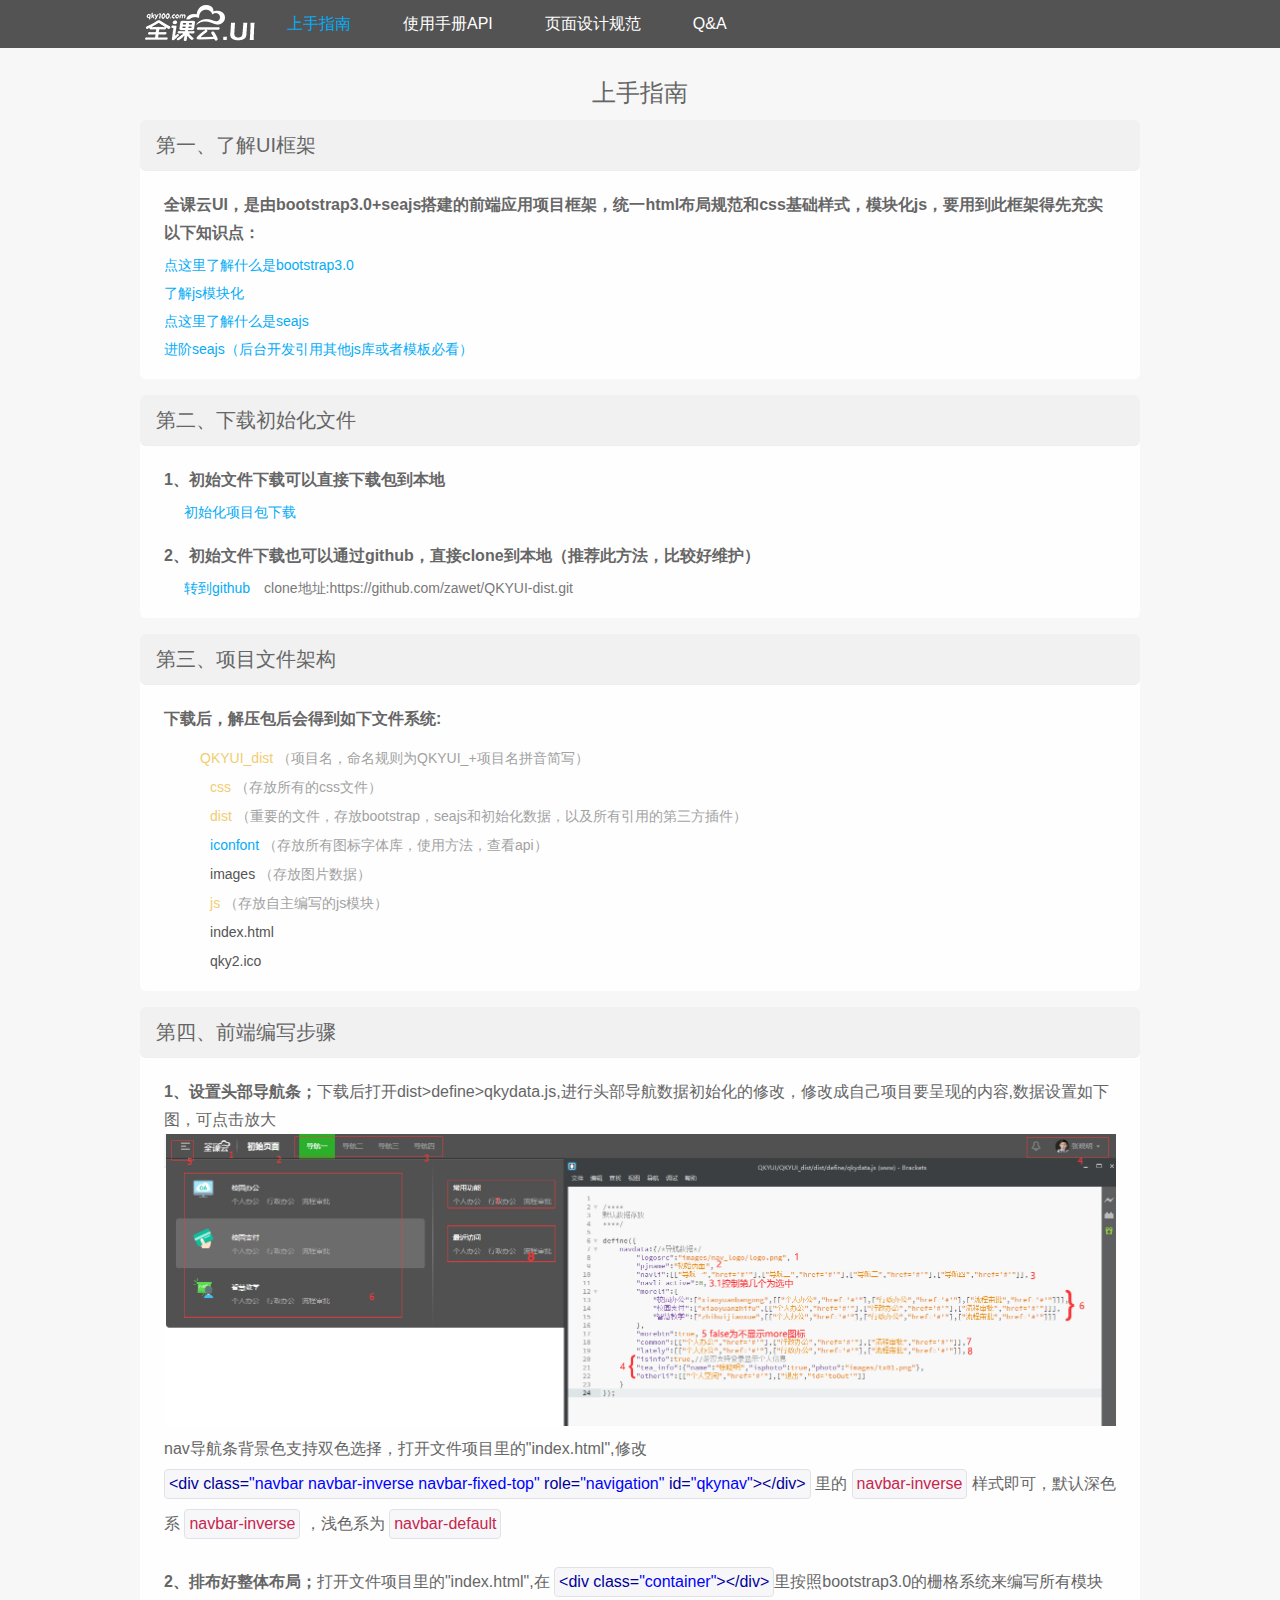
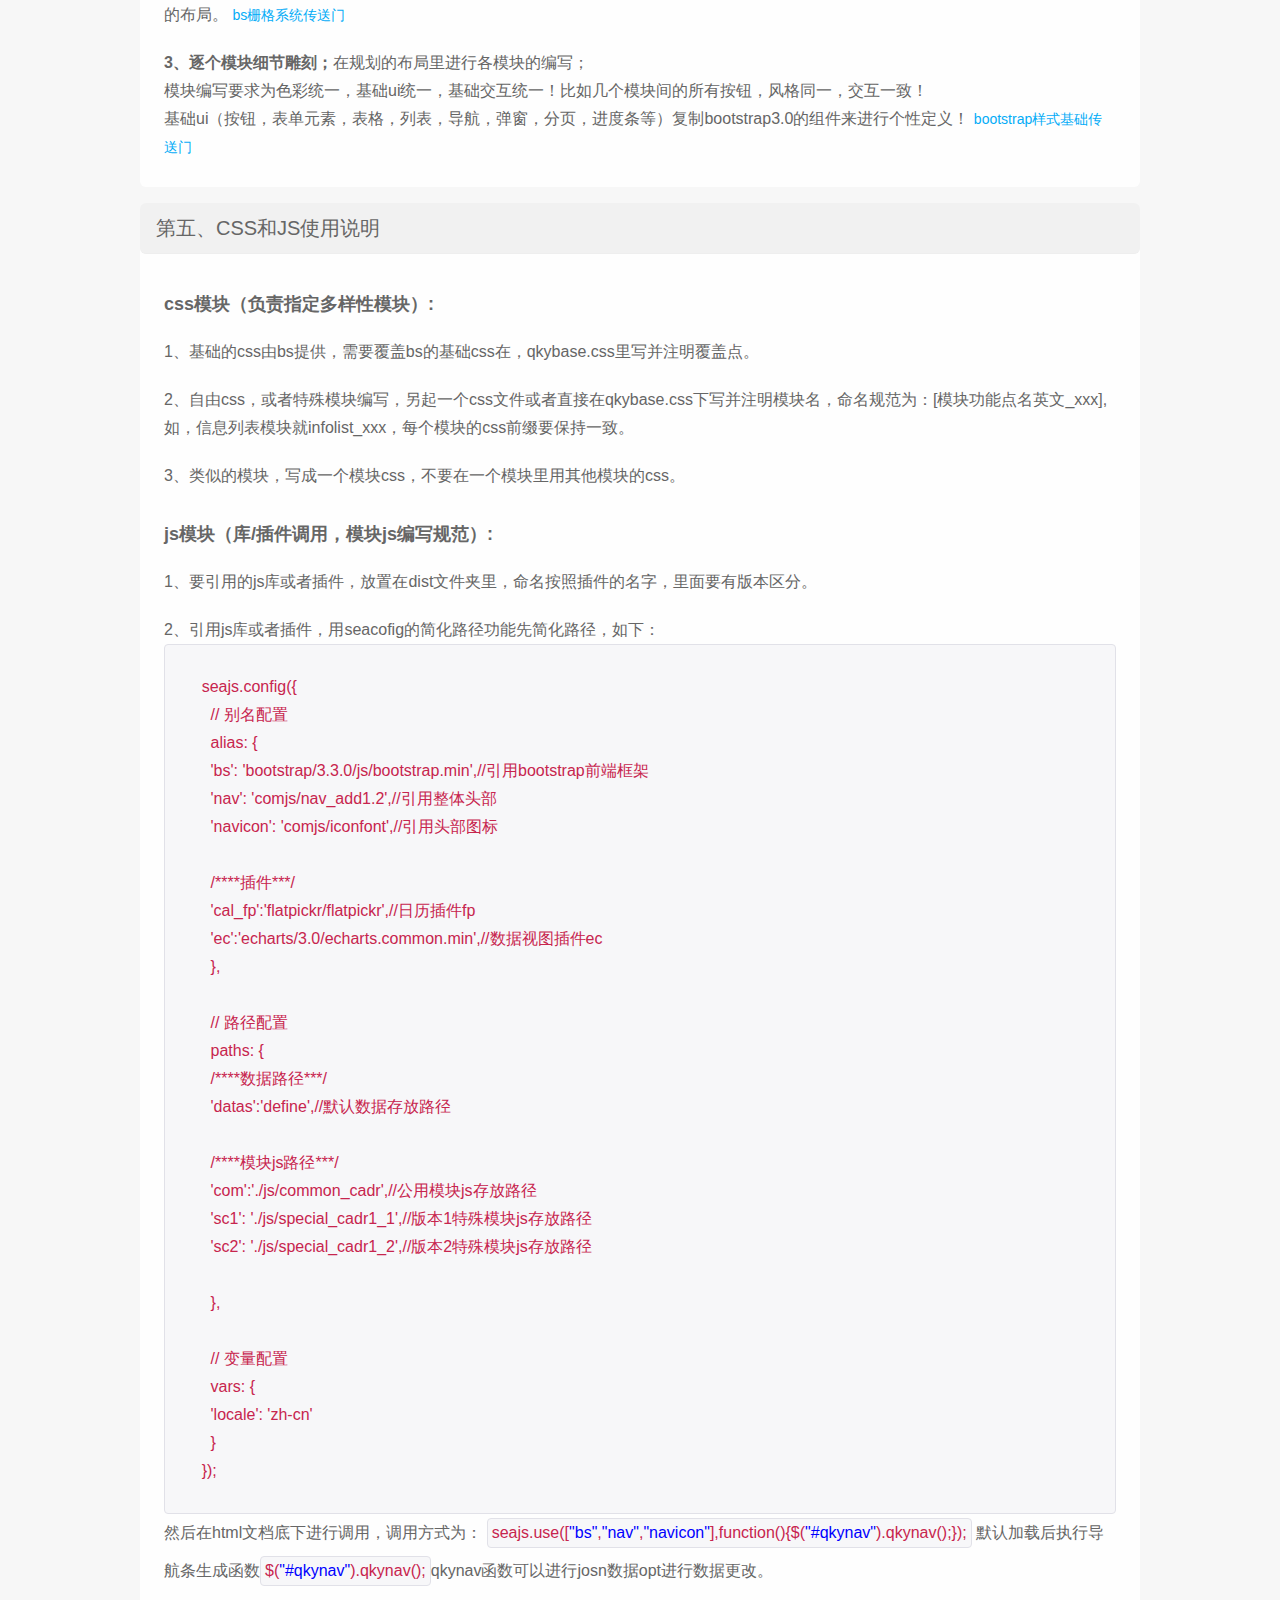
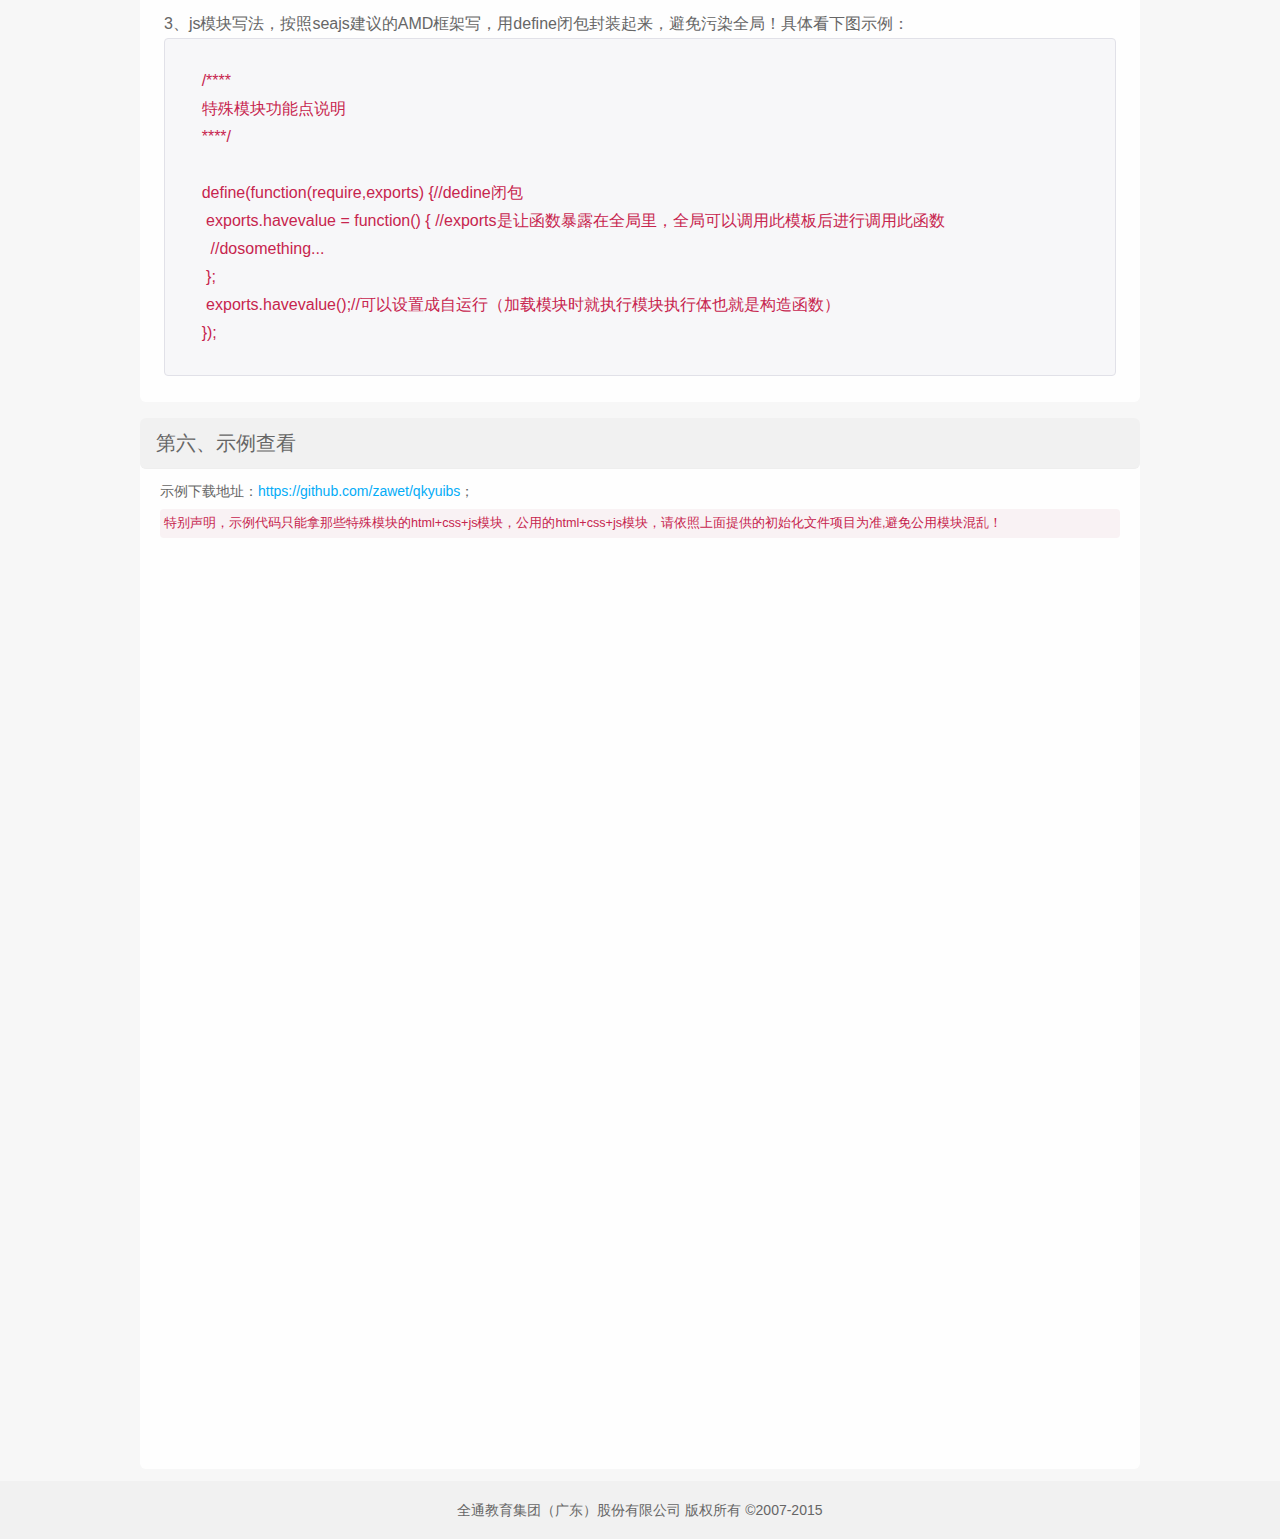
<file: API/index.html>
<!doctype html>
<html>
<head>
<meta http-equiv="X-UA-Compatible" content="IE=edge,chrome=1">
<meta http-equiv="Content-Type" content="text/html; charset=utf-8" />
<meta name="viewport" content="width=device-width, initial-scale=1, minimum-scale=1, maximum-scale=1">
<link rel="icon" href="qky2.ico">
<title>全课云UI</title>
<!--框架css-->
<link href="css/common_3.2.css" rel="stylesheet" type="text/css"/>
<link href="css/apipc.css" rel="stylesheet" type="text/css"/>

<!--公共js-->
<script language="JavaScript" charset="utf-8" src="js/jquery-1.9.1.min.js"></script>
<script type="text/javascript" src="js/code.js"></script>
<!--插件js-->
</head>
<body class="apibody">

<!--顶部-->
<div class="qky_header">
  <div class="header1">
    <div class="qky_top_box clear3">
        <ul class="qky_top_navs wd_100">
        	<li><img src="images/nav_logo/logoUI.png" width="120" height="46"></li>
            <li class="active"><a href="index.html" class=" fz_16 cur">上手指南</a></li>
            <li><a href="index_api.html" class=" fz_16">使用手册API</a></li>
            <li><a href="index_webdesign.html" class=" fz_16">页面设计规范</a></li>
            <li><a href="index_qa.html" class=" fz_16">Q&A </a></li>
            
        </ul>         
    </div>
  </div>
</div>

<!--中部-->
<div class="qky_content">
  <div class="qky_main ">
  
  <div class="api_zt wd_100">
  	<div class="main_bg of">
        <h1 id="frist" class="t_c fz_24"><b>上手指南</b></h1>
        <div class="api_so one">
            <h2><b>第一、了解UI框架</b></h2>
            <div class="api_so two">
            	<div class="api_k pa_tb20">
                    <span class="iskuai lh28 fz_16 fz_we">全课云UI，是由bootstrap3.0+seajs搭建的前端应用项目框架，统一html布局规范和css基础样式，模块化js，要用到此框架得先充实以下知识点：</span>
                    <a class="qukice_a iskuai pt10" href="http://v3.bootcss.com/" target="_blank">点这里了解什么是bootstrap3.0</a>
                    <a class="qukice_a iskuai pt10" href="http://www.ruanyifeng.com/blog/2012/11/require_js.html" target="_blank">了解js模块化</a>
                    <a class="qukice_a iskuai pt10" href="http://seajs.org/docs/#docs" target="_blank">点这里了解什么是seajs</a>
                    <a class="qukice_a iskuai pt10" href="http://cyj.me/why-seajs/zh/" target="_blank">进阶seajs（后台开发引用其他js库或者模板必看）</a>
                </div>
            </div>
            <h2><b>第二、下载初始化文件</b></h2>
            <div class="api_so two">
            	<div class="api_k pa_tb20">
                   <span class="iskuai lh28 fz_16 fz_we pb10">1、初始文件下载可以直接下载包到本地</span>
                   <a class="qukice_a mb20 iskuai pl20"  href="../QKYUI_dist.rar">初始化项目包下载</a> 
                   <span class="iskuai lh28 fz_16 fz_we pb10">2、初始文件下载也可以通过github，直接clone到本地（推荐此方法，比较好维护）</span>
                   <a class="qukice_a pl20"  href="https://github.com/zawet/QKYUI-dist">转到github</a> 
                   <span class="pl10 co_79">clone地址:https://github.com/zawet/QKYUI-dist.git</span>
                </div>
            </div>
            
            <h2><b>第三、项目文件架构</b></h2>
            <div class="api_so two">
            	<div class="api_k pt20">
                	<span class="iskuai lh28 fz_16 fz_we pb10">下载后，解压包后会得到如下文件系统:</span>
                    <div class="file_box pa_lr16 pb0">
                        <a class="hasfile" isc="yes"><i class="qkyicon mr6">&#xe68f;</i>QKYUI_dist <span class="file_ex">（项目名，命名规则为QKYUI_+项目名拼音简写）</span></a>
                        <ul class="show">
                            <li>
                                <a class="hasfile" isc="no"><i class="qkyicon mr6">&#xe601;</i>css <span class="file_ex">（存放所有的css文件）</span></a>
                                <ul>
                                    <li><a><i class="qkyicon mr6">&#xe6a6;</i>box.css <span class="file_ex"> （手机端专用的盒子模型css）</span></a></li>
                                    <li><a><i class="qkyicon mr6">&#xe6a6;</i>iconfont.css <span class="file_ex"> （图标字体库链接和归类样式的css）</span></a></li>
                                    <li><a><i class="qkyicon mr6">&#xe6a6;</i>qkybase1.3.css <span class="file_ex"> （ui基础样式，覆盖bootstrap和自主编写的css）</span></a></li>
                                    <li><a><i class="qkyicon mr6">&#xe6a6;</i>quickcss.css <span class="file_ex"> （快速使用的css，定义了一些琐碎的css，如内外边距，行高，和一些高级用法的css）</span></a></li>
                                </ul>
                            </li>
                            <li>
                                <a class="hasfile" isc="no"><i class="qkyicon mr6">&#xe601;</i>dist<span class="file_ex"> （重要的文件，存放bootstrap，seajs和初始化数据，以及所有引用的第三方插件）</span></a>
                                <ul>
                                	<li><a><i class="qkyicon mr6">&#xe601;</i>jq<span class="file_ex"> （jquery总成）</span></a></li>
                                    <li><a><i class="qkyicon mr6">&#xe601;</i>bootstrap<span class="file_ex"> （bs总成）</span></a></li>
                                    <li><a class="hasfile" isc="no"><i class="qkyicon mr6">&#xe601;</i>comjs<span class="file_ex"> （存放每个项目都需要用的js模块）</span></a>
                                    <ul>
                                        <li><a><i class="qkyicon mr6">&#xe6b0;</i>iconfont.js<span class="file_ex"> （彩色图标库实现）</span></a></li>
                                        <li><a><i class="qkyicon mr6">&#xe6b0;</i>nav_add1.2.js<span class="file_ex"> （头部nav导航条自动生成模块）</span></a></li>
                                    </ul>
                                    </li>
                                    <li><a class="hasfile" isc="no"><i class="qkyicon mr6">&#xe601;</i>define<span class="file_ex"> （存放公共初始化数据）</span></a>
                                    <ul>
                                        <li><a><i class="qkyicon mr6">&#xe6b0;</i>qkydata.js<span class="file_ex"> （模块基础化数据，目前只有nav导航条数据）</span></a></li>
                                        <li><a><i class="qkyicon mr6">&#xe6b0;</i>qkyhtml.js<span class="file_ex"> （模块基础化dom树，目前只有nav导航条dom树）</span></a></li>
                                    </ul>
                                    </li>
                                    <li><a href="http://echarts.baidu.com/" target="_blank" class="on"><i class="qkyicon mr6">&#xe601;</i>echarts<span class="file_ex"> （插件：数据图表插件，官网http://echarts.baidu.com/）</span></a></li>
                                    <li><a href="http://www.jq22.com/jquery-info9859" target="_blank" class="on"><i class="qkyicon mr6">&#xe601;</i>flatpickr<span class="file_ex"> （插件：高级日历插件（不支持ie10-），官网：http://www.jq22.com/jquery-info9859）</span></a></li> 
                                    <li><a href="http://laydate.layui.com/" target="_blank" class="on"><i class="qkyicon mr6">&#xe601;</i>laydate<span class="file_ex"> （插件：普通日历插件（服役中），官网：http://laydate.layui.com/）</span></a></li>
                                    <li><a  href="http://www.swiper.com.cn/" target="_blank" class="on"><i class="qkyicon mr6">&#xe601;</i>swiper<span class="file_ex"> （插件：滚动插件，官网：http://www.swiper.com.cn/）</span></a></li>
                                    <li><a><i class="qkyicon mr6">&#xe6b0;</i>sea.js<span class="file_ex"> （seajs主体）</span></a></li>
                                    <li><a><i class="qkyicon mr6">&#xe6b0;</i>seaconfig.js<span class="file_ex"> （seajs设置）</span></a></li>
                                </ul>
                            </li>
                            <li>
                                <a href="index_api.html#iconfont" class="on"><i class="qkyicon mr6">&#xe601;</i>iconfont<span class="file_ex"> （存放所有图标字体库，使用方法，查看api）</span></a>
                            </li>
                            <li>
                                <a><i class="qkyicon mr6">&#xe601;</i>images<span class="file_ex"> （存放图片数据）</span></a>
                            </li>
                            <li>
                                <a class="hasfile" isc="no"><i class="qkyicon mr6">&#xe601;</i>js<span class="file_ex"> （存放自主编写的js模块）</span></a>
                                <ul>
                                    <li><a class="hasfile" isc="no"><i class="qkyicon mr6">&#xe601;</i>common_cadr<span class="file_ex"> （存放模块公用的js模块，如下拉菜单，单复选）</span></a>
                                    <ul>
                                        <li><a><i class="qkyicon mr6">&#xe6b0;</i>dropdown_havevalue.js<span class="file_ex"> （下拉菜单，选中上去）</span></a></li>
                                        <li><a><i class="qkyicon mr6">&#xe6b0;</i>noopen.js<span class="file_ex"> （使用noopen做样式的div，其子类一切不可用）</span></a></li>
                                        <li><a><i class="qkyicon mr6">&#xe6b0;</i>radio_checkbox1.1.js<span class="file_ex"> （单复选模块）</span></a></li>
                                    </ul>
                                    </li>
                                    <li><a><i class="qkyicon mr6">&#xe601;</i>special_cadr1_1<span class="file_ex"> （版本1特殊模块存放）</span></a></li>
                                    <li><a><i class="qkyicon mr6">&#xe601;</i>special_cadr1_2<span class="file_ex"> （版本2特殊模块存放 这里说明下这些文件夹可以只保留当前项目需要用的特殊模版js，只要注明版本就行了）</span></a></li>
                                </ul>
                            </li>
                            <li>
                                <a><i class="qkyicon mr6">&#xe6ac;</i>index.html</a>
                            </li>
                            <li>
                                <a><i class="qkyicon mr6">&#xe6ad;</i>qky2.ico</a>
                            </li>
                        </ul>
                    </div>
                </div>
            </div>
            
            <h2><b>第四、前端编写步骤</b></h2>
            <div class="api_so two">
            	<div class="api_k pt20">
                	
                	<span class="iskuai lh28 fz_16 pb10">
                        <span class="fz_we">1、设置头部导航条；</span>下载后打开dist>define>qkydata.js,进行头部导航数据初始化的修改，修改成自己项目要呈现的内容,数据设置如下图，可点击放大
                        <a href="images/navconfig.jpg" target="_blank" class=" iskuai"><img src="images/navconfig.jpg" class="wd_100"></a>
                        nav导航条背景色支持双色选择，打开文件项目里的"index.html",修改
                        <span class="qkycode inbock ma_tb6"><div class="navbar navbar-inverse navbar-fixed-top" role="navigation" id="qkynav"></div></span>
                        里的
                        <span class="qkycode inbock">navbar-inverse</span>
                        样式即可，默认深色系
                        <span class="qkycode inbock">navbar-inverse</span>
                        ，浅色系为
                        <span class="qkycode inbock">navbar-default</span>
                    </span>
                    
                    <span class="iskuai lh28 fz_16 pb10 mt10">
                        <span class="fz_we">2、排布好整体布局；</span>打开文件项目里的"index.html",在
                        <Span class="qkycode inbock"><div class="container"></div></Span>里按照bootstrap3.0的栅格系统来编写所有模块的布局。
                        <a class="qukice_a" href="http://v3.bootcss.com/css/#grid" target="_blank">bs栅格系统传送门</a>
                    </span>
                    
                    <span class="iskuai lh28 fz_16 pb10 mt10"><span class="fz_we">3、逐个模块细节雕刻；</span>在规划的布局里进行各模块的编写；<br/>
                    模块编写要求为色彩统一，基础ui统一，基础交互统一！比如几个模块间的所有按钮，风格同一，交互一致！<br/>
                    基础ui（按钮，表单元素，表格，列表，导航，弹窗，分页，进度条等）复制bootstrap3.0的组件来进行个性定义！
                    <a class="qukice_a" href="http://v3.bootcss.com/css/" target="_blank">bootstrap样式基础传送门</a>
                    </span>
                     
                    
                </div>
            </div>
            
            <h2><b>第五、CSS和JS使用说明</b></h2>
            <div class="api_so two">
            	<div class="api_k pt20">
                	<span class="iskuai lh28 fz_18 fz_we pb10 mt16">css模块（负责指定多样性模块）:</span>
                	<span class="iskuai lh28 fz_16 pb10 mt10">1、基础的css由bs提供，需要覆盖bs的基础css在，qkybase.css里写并注明覆盖点。</span>
                    <span class="iskuai lh28 fz_16 pb10 mt10">2、自由css，或者特殊模块编写，另起一个css文件或者直接在qkybase.css下写并注明模块名，命名规范为：[模块功能点名英文_xxx],如，信息列表模块就infolist_xxx，每个模块的css前缀要保持一致。</span>
                    <span class="iskuai lh28 fz_16 pb10 mt10">3、类似的模块，写成一个模块css，不要在一个模块里用其他模块的css。</span>
                    
                    <span class="iskuai lh28 fz_18 fz_we pb10  mt20">js模块（库/插件调用，模块js编写规范）:</span>
                    <span class="iskuai lh28 fz_16  pb10 mt10">1、要引用的js库或者插件，放置在dist文件夹里，命名按照插件的名字，里面要有版本区分。</span>
                    <span class="iskuai lh28 fz_16  pb10 mt10">2、引用js库或者插件，用seacofig的简化路径功能先简化路径，如下：
                    <div class="qkycode">
                        seajs.config({
                              // 别名配置
                              alias: {
                                'bs': 'bootstrap/3.3.0/js/bootstrap.min',//引用bootstrap前端框架
                                'nav': 'comjs/nav_add1.2',//引用整体头部
                                'navicon': 'comjs/iconfont',//引用头部图标
                                
                                /****插件***/
                                'cal_fp':'flatpickr/flatpickr',//日历插件fp
                                'ec':'echarts/3.0/echarts.common.min',//数据视图插件ec
                              },
                            
                              // 路径配置
                              paths: {
                                /****数据路径***/ 
                                'datas':'define',//默认数据存放路径
                                
                                /****模块js路径***/
                                'com':'./js/common_cadr',//公用模块js存放路径
                                'sc1': './js/special_cadr1_1',//版本1特殊模块js存放路径
                                'sc2': './js/special_cadr1_2',//版本2特殊模块js存放路径
                                
                              },
                            
                              // 变量配置
                              vars: {
                                'locale': 'zh-cn'
                              }
                        });
                    </div>
                   <!-- <a href="images/seajsconfig.jpg"  target="_blank" class="iskuai mt10"><img src="images/seajsconfig.jpg"></a>-->
                    然后在html文档底下进行调用，调用方式为：
                    <span class="qkycode inbock">seajs.use(["bs","nav","navicon"],function(){$("#qkynav").qkynav();});</span>
                    默认加载后执行导航条生成函数<span class="qkycode inbock">$("#qkynav").qkynav();</span>qkynav函数可以进行josn数据opt进行数据更改。
                    </span>
                    <span class="iskuai lh28 fz_16  pb10 mt10">3、js模块写法，按照seajs建议的AMD框架写，用define闭包封装起来，避免污染全局！具体看下图示例：
                    <div class="qkycode">
                        /****
                        特殊模块功能点说明
                        ****/ 
                        
                        define(function(require,exports) {//dedine闭包
                            exports.havevalue = function() { //exports是让函数暴露在全局里，全局可以调用此模板后进行调用此函数
                                //dosomething...     
                            };
                            exports.havevalue();//可以设置成自运行（加载模块时就执行模块执行体也就是构造函数）
                        });
                    </div>
                    <!--<a href="images/define.png"  target="_blank" class="iskuai mt10"><img src="images/define.png"></a>-->
                    </span>
                </div>
            </div>
            
            <h2><b>第六、示例查看</b></h2>
            <div class="api_so pa_20 two mb20">
            <div>示例下载地址：<a href="https://github.com/zawet/qkyuibs" target="_blank">https://github.com/zawet/qkyuibs</a>；</div>
            <div class="co_css pa_tb6 ma_tb8">特别声明，示例代码只能拿那些特殊模块的html+css+js模块，公用的html+css+js模块，请依照上面提供的初始化文件项目为准,避免公用模块混乱！</div>
            <iframe src="https://zawet.github.io/qkyuibs/" width="100%" height="900" frameborder="no" border="0" marginwidth="0" marginheight="0" allowtransparency="yes"></iframe>
            </div>
            
        </div>
    </div>
    
  	
  </div>
  </div>
</div>

<!--底部-->
<div class="qky_footer">
  <div>全通教育集团（广东）股份有限公司  版权所有  ©2007-2015</div>
</div>
<script src="js/api.js" type="text/javascript"></script> 
<script>

$(function(){
	$(".hasfile").on("click",function(){
		if($(this).attr("isc")=="no"){
		$(this).find("i").html("&#xe68f;");
		$(this).next("ul").first().slideDown(200);
		$(this).attr("isc","yes");
		}else{
		$(this).find("i").html("&#xe601;");
		$(this).next("ul").first().slideUp(200);
		$(this).attr("isc","no");
		}
	});
})
</script>
</body>
</html>
</file>
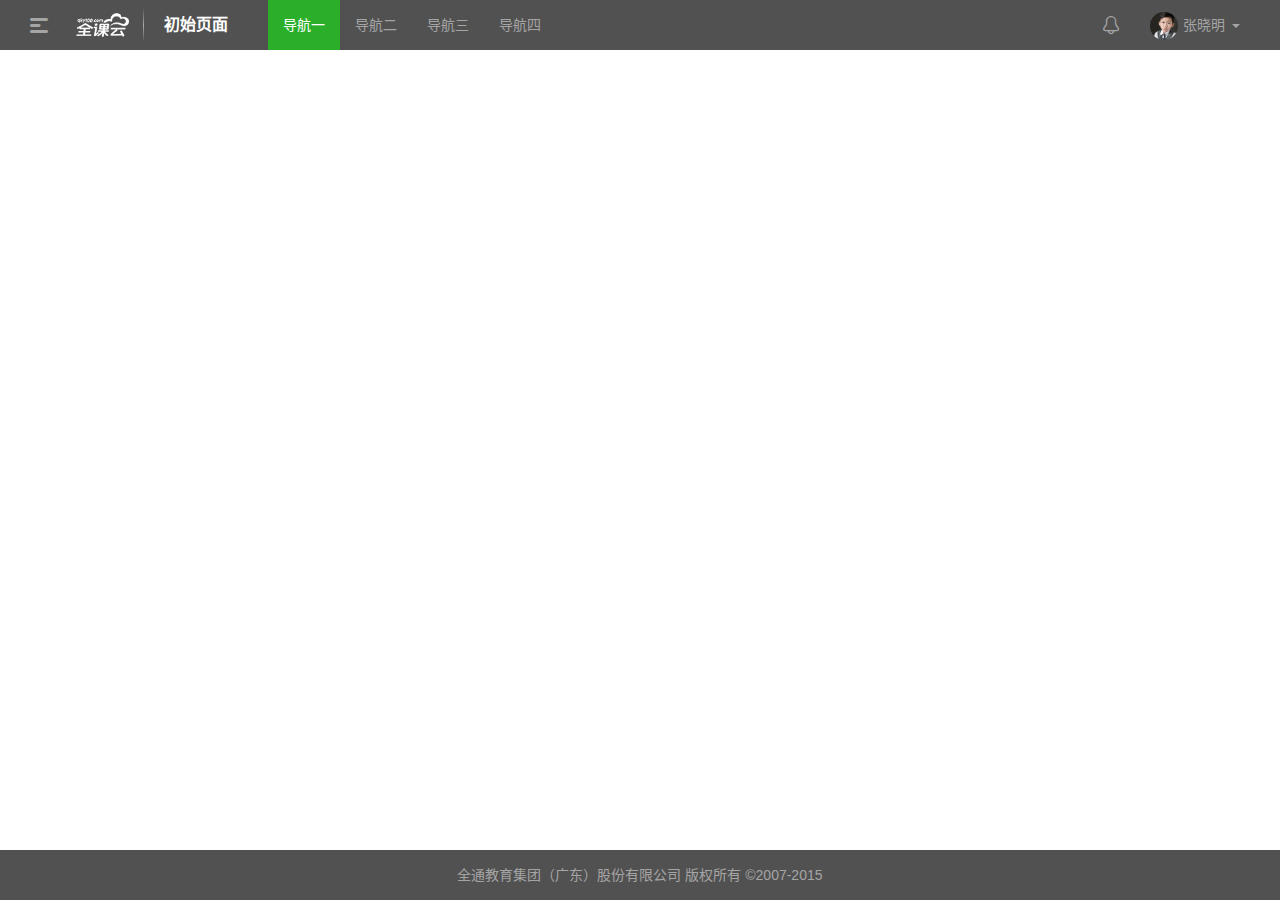
<file: QKYUI_dist/index.html>
<!DOCTYPE html>
<html lang="zh-cn">
  <head>
    <meta charset="utf-8">
    <meta http-equiv="X-UA-Compatible" content="IE=edge">
    <meta name="viewport" content="width=device-width, initial-scale=1">
    <meta name="description" content="">
    <meta name="author" content="">
    <link rel="icon" href="qky2.ico">
    <title>全课云UI</title>
    <!-- Bootstrap 基础样式 CSS -->
    <link href="dist/bootstrap/3.3.0/css/bootstrap.css" rel="stylesheet">
    
    <!--全课云基础样式覆盖-->
    <link href="css/iconfont.css" rel="stylesheet">
    <link href="css/qkybase1.3.css" rel="stylesheet">
    <link href="css/quickcss.css" rel="stylesheet">
    <!-- HTML5 shim and Respond.js for IE8 support of HTML5 elements and media queries -->
    <!--[if lt IE 9]>
      <script src="https://oss.maxcdn.com/html5shiv/3.7.2/html5shiv.min.js"></script>
      <script src="https://oss.maxcdn.com/respond/1.4.2/respond.min.js"></script>
    <![endif]-->
  </head>
  <body class="qkybody ff_background">
    <div class="navbar navbar-inverse navbar-fixed-top" role="navigation" id="qkynav"></div>
    <div class="container"></div>
    <div class="footer inverse">全通教育集团（广东）股份有限公司  版权所有  ©2007-2015</div>
    <script src="dist/jq/1.11.1/jquery.min.js"></script>
    <!--模块化js-->
    <script src="dist/sea.js"></script>
    <script src="dist/seaconfig.js"></script>
    <script>
     seajs.use(["bs","nav","navicon"],function(){
		 $("#qkynav").qkynav();
	});
    </script>
  </body>
</html>
</file>
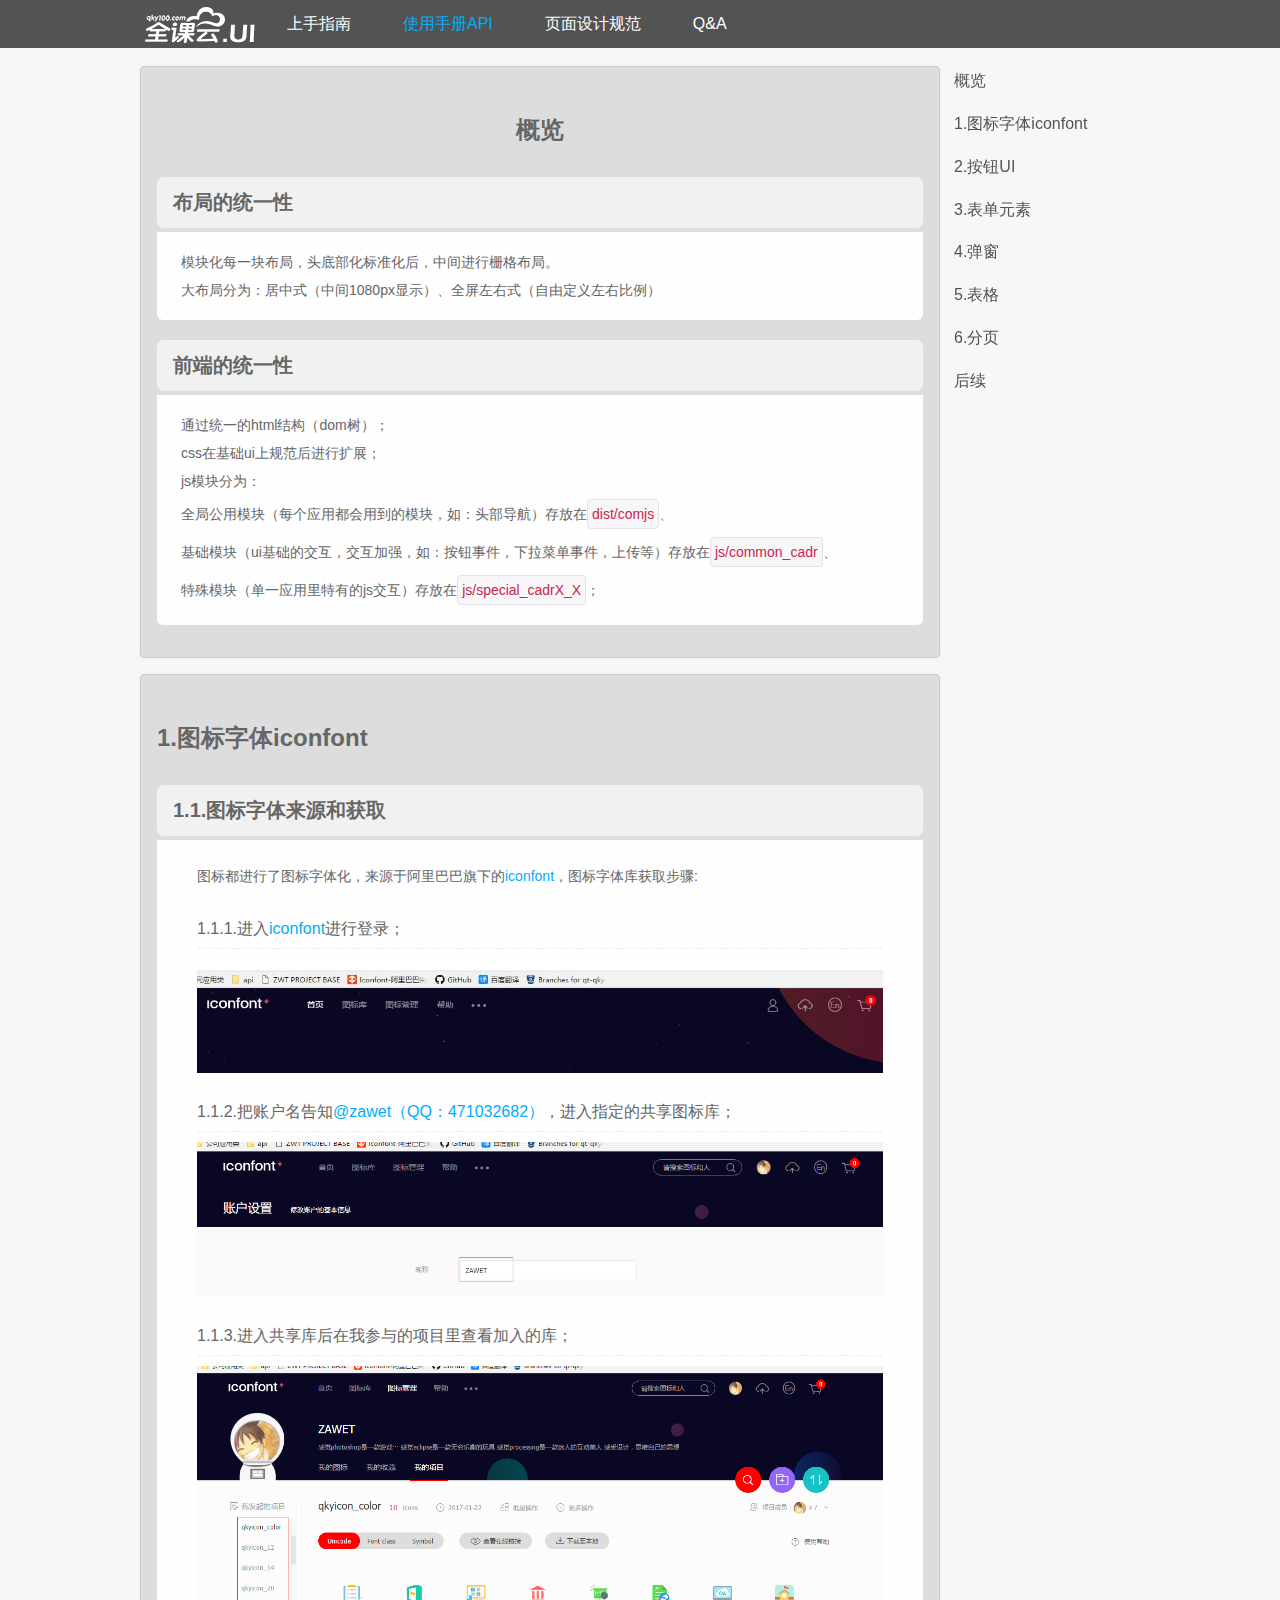
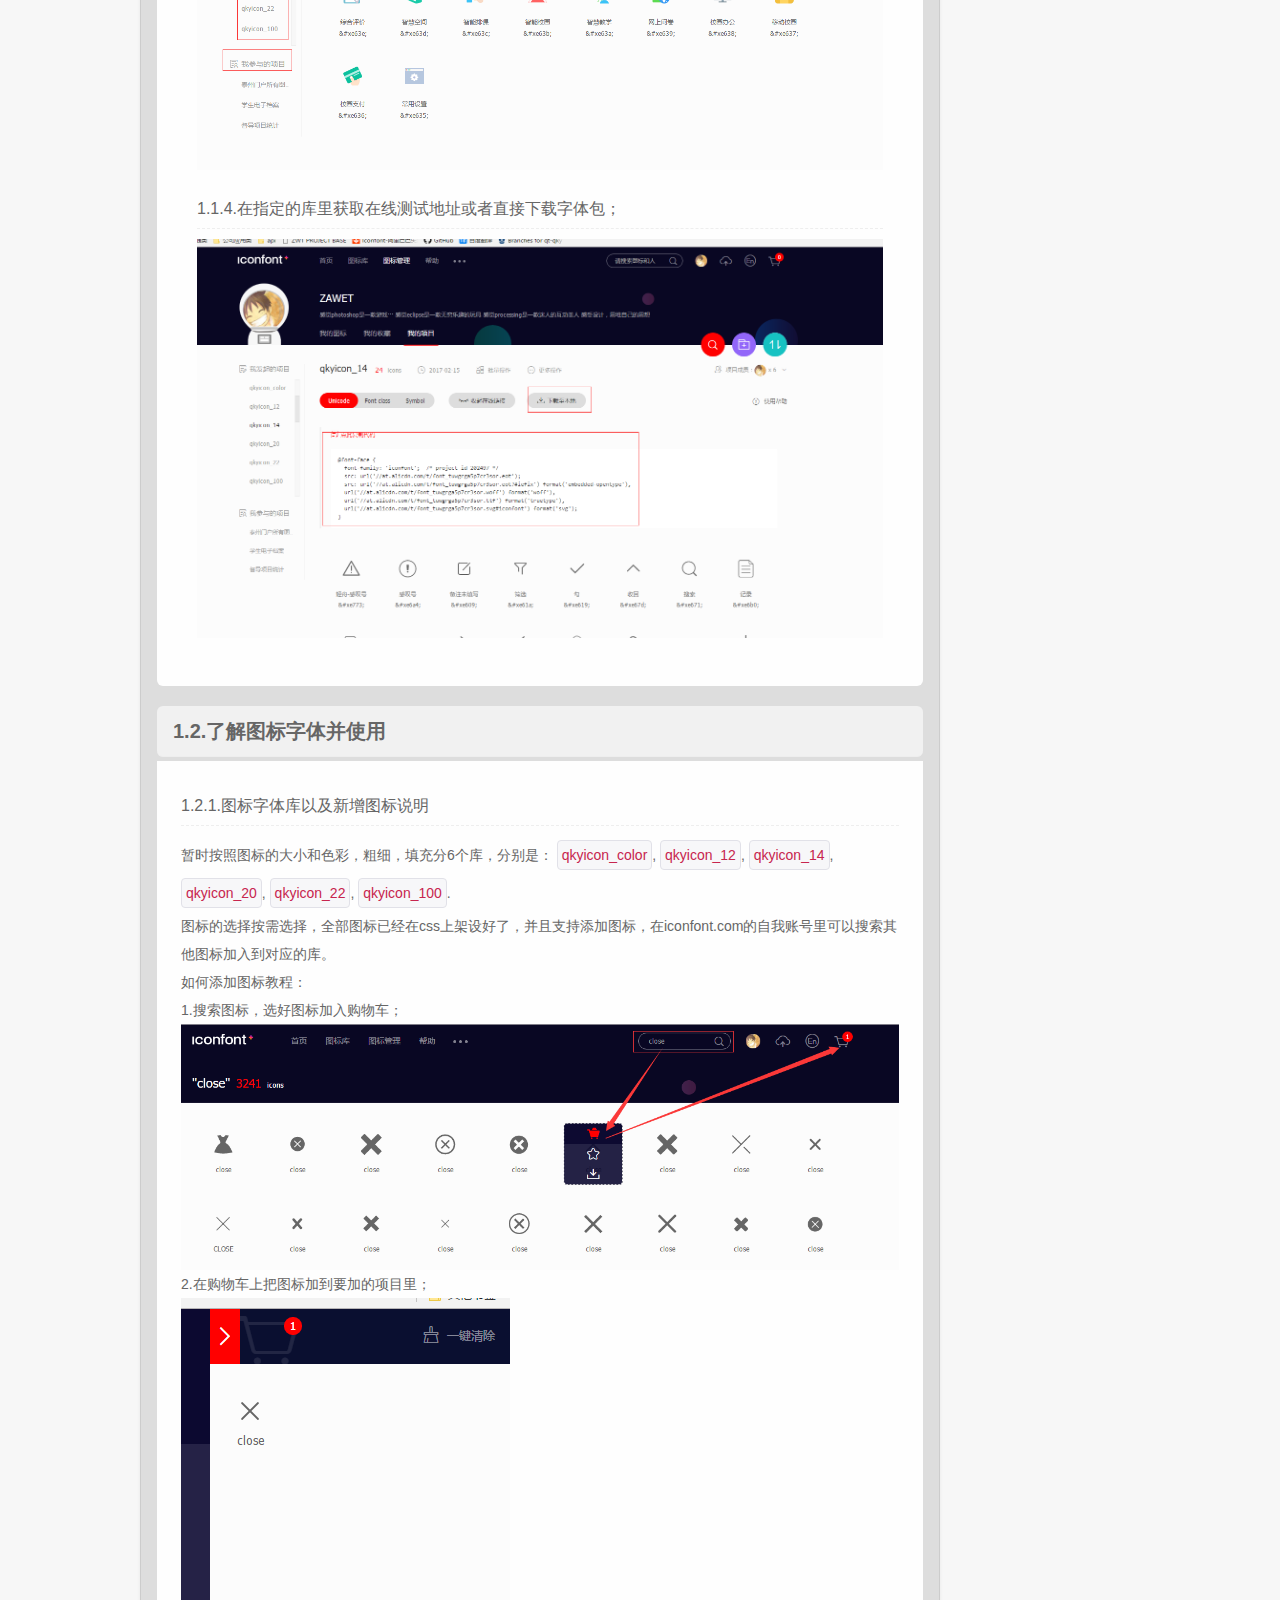
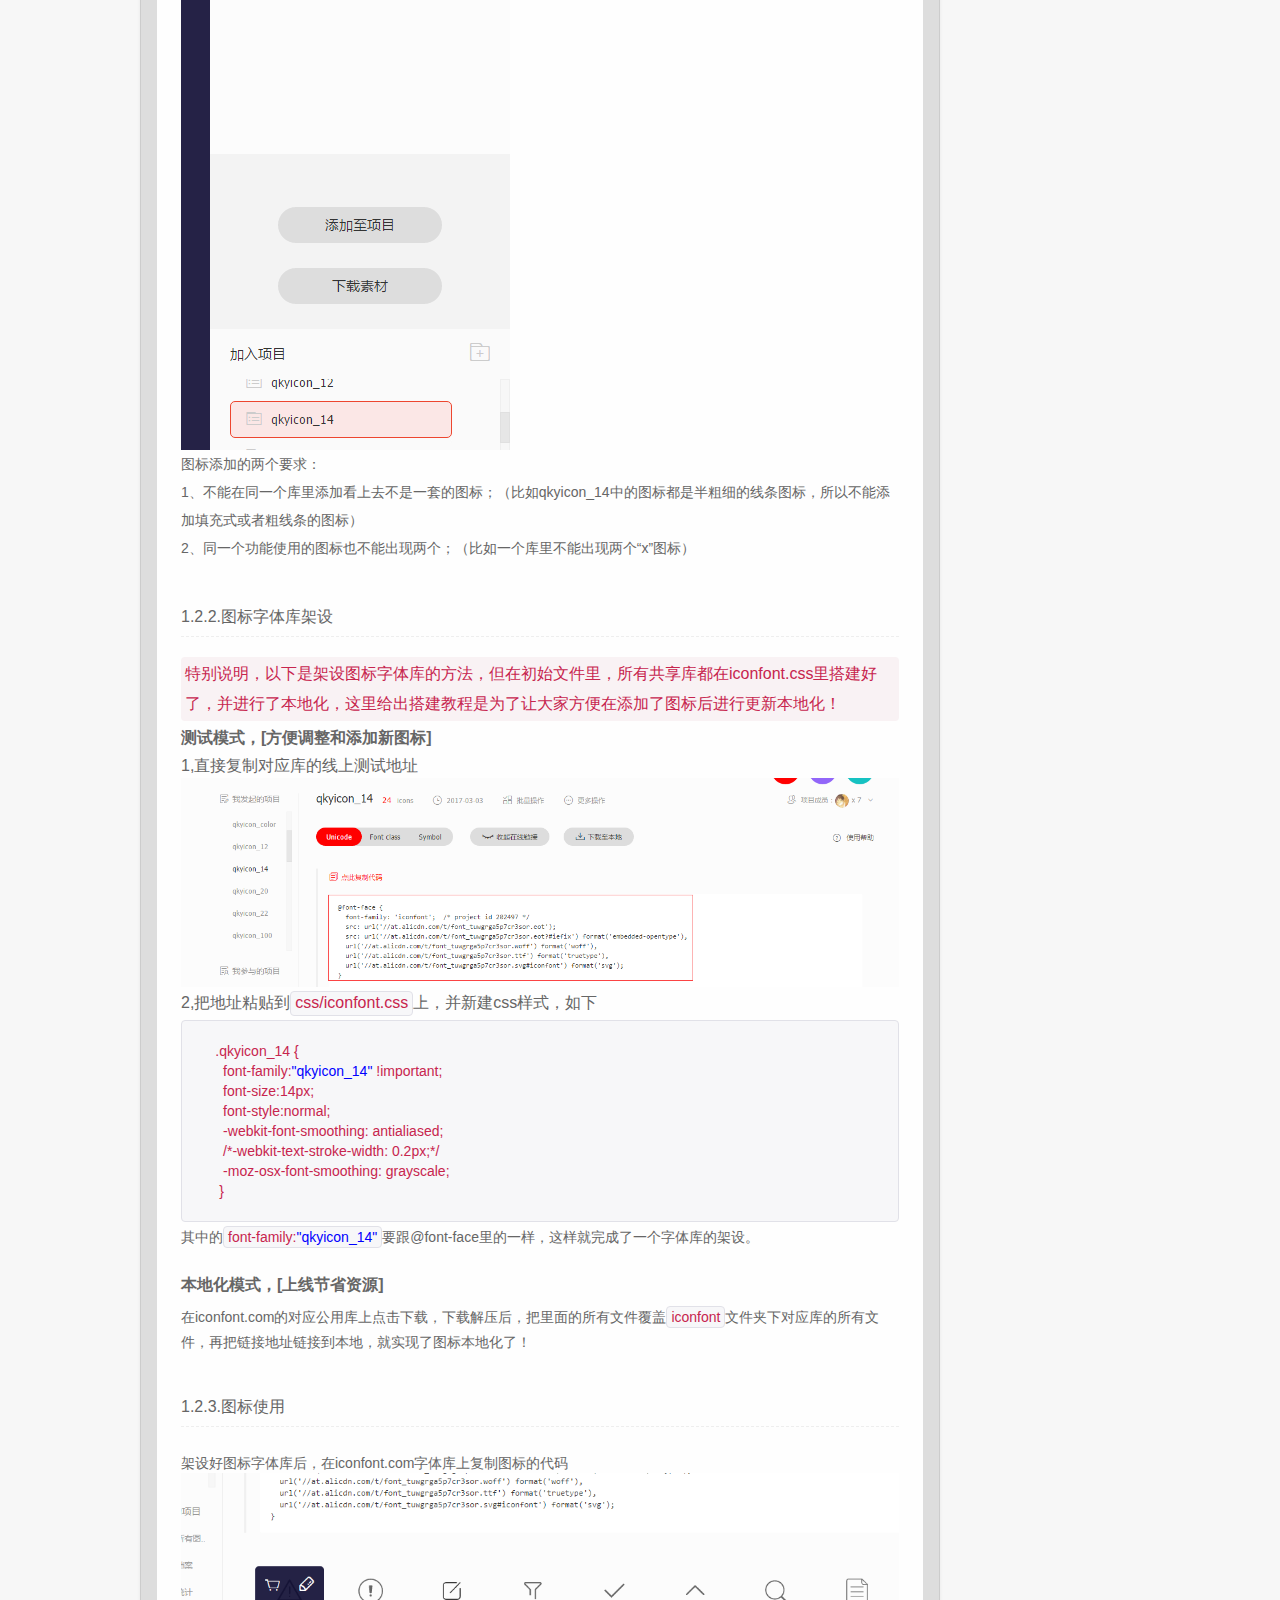
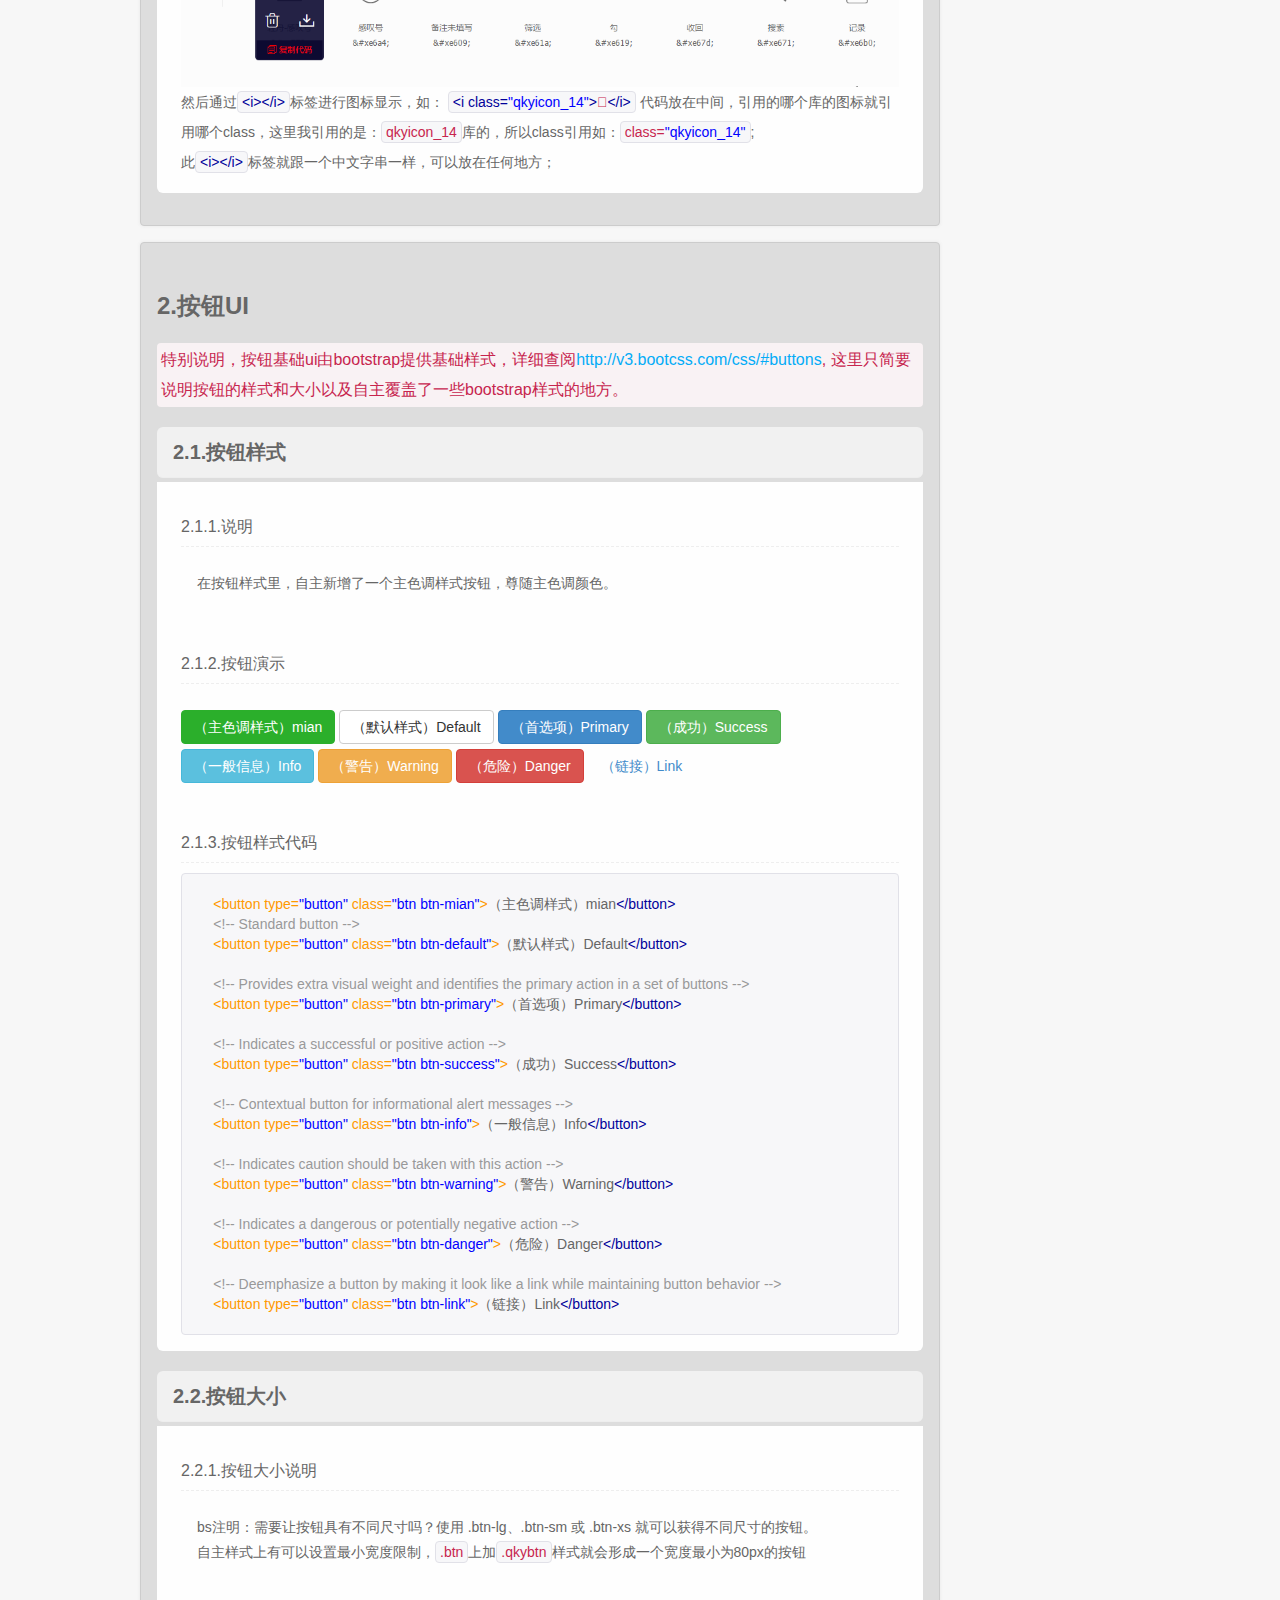
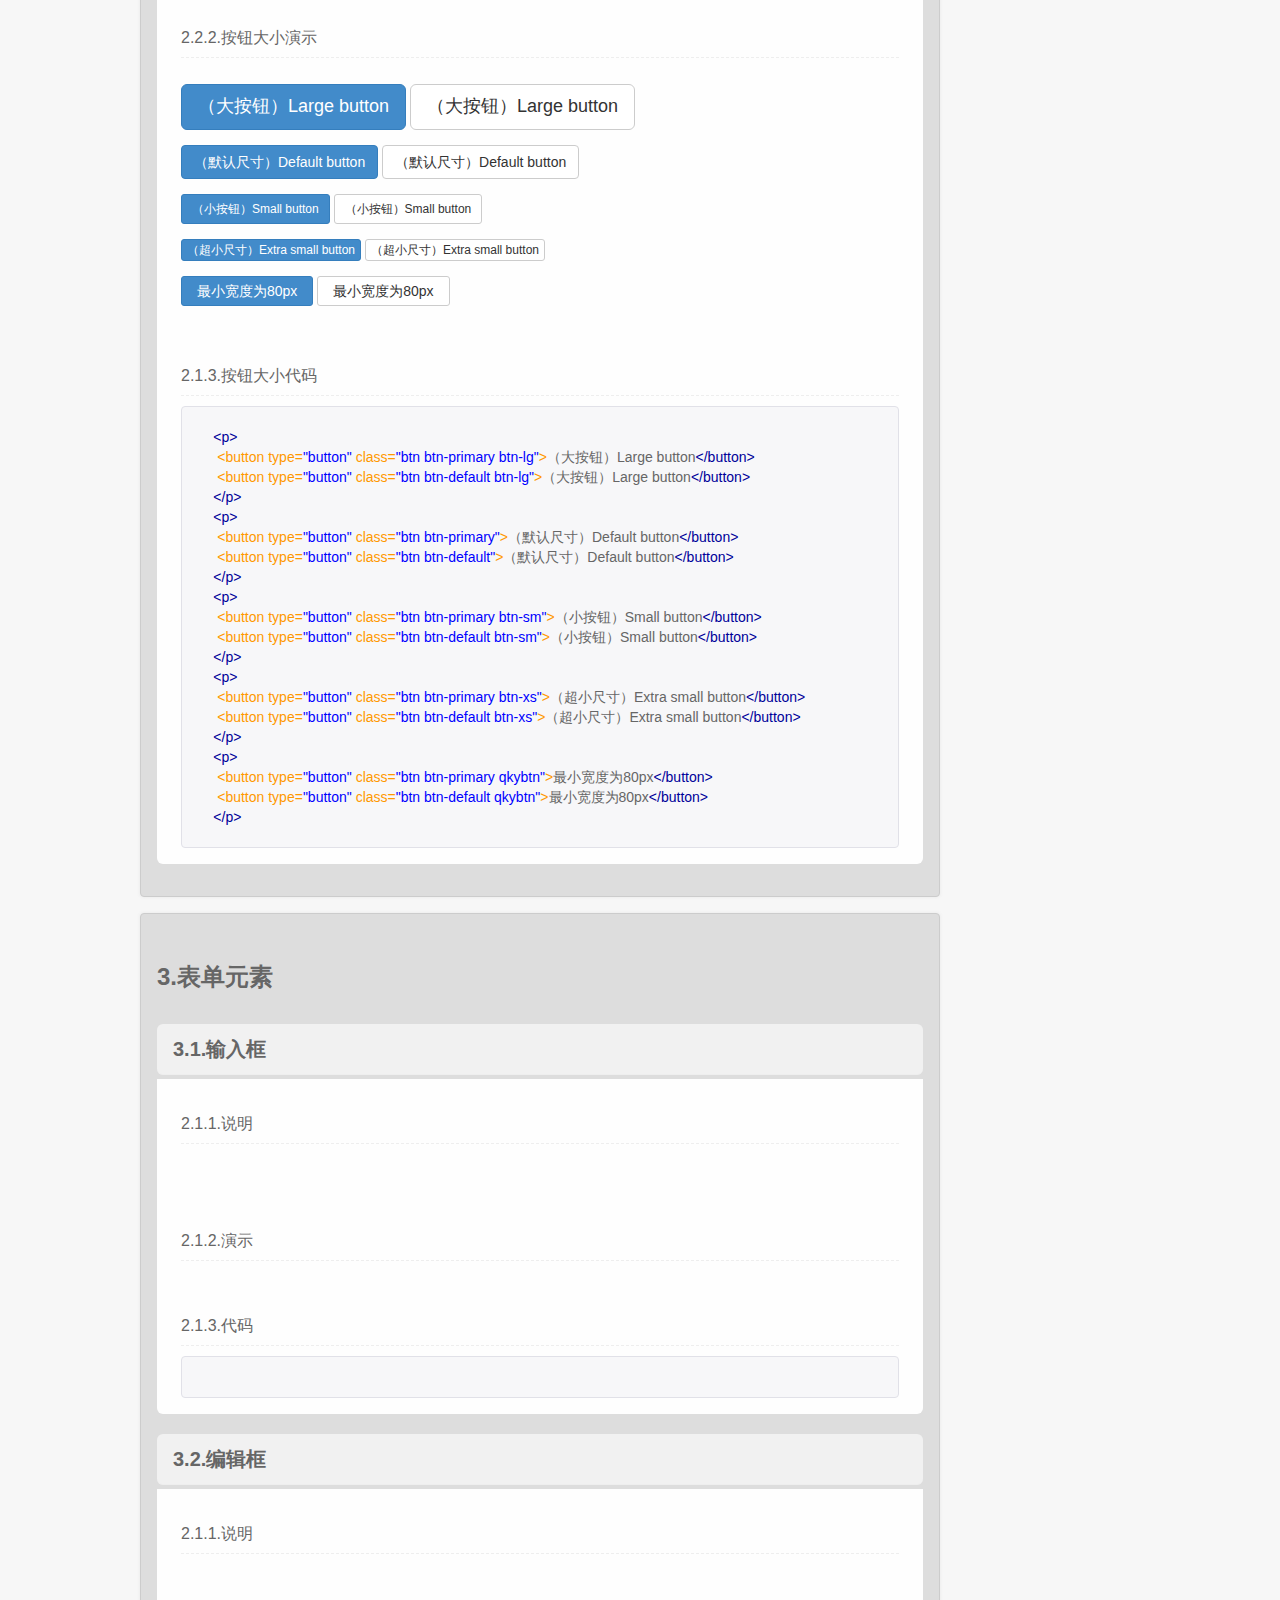
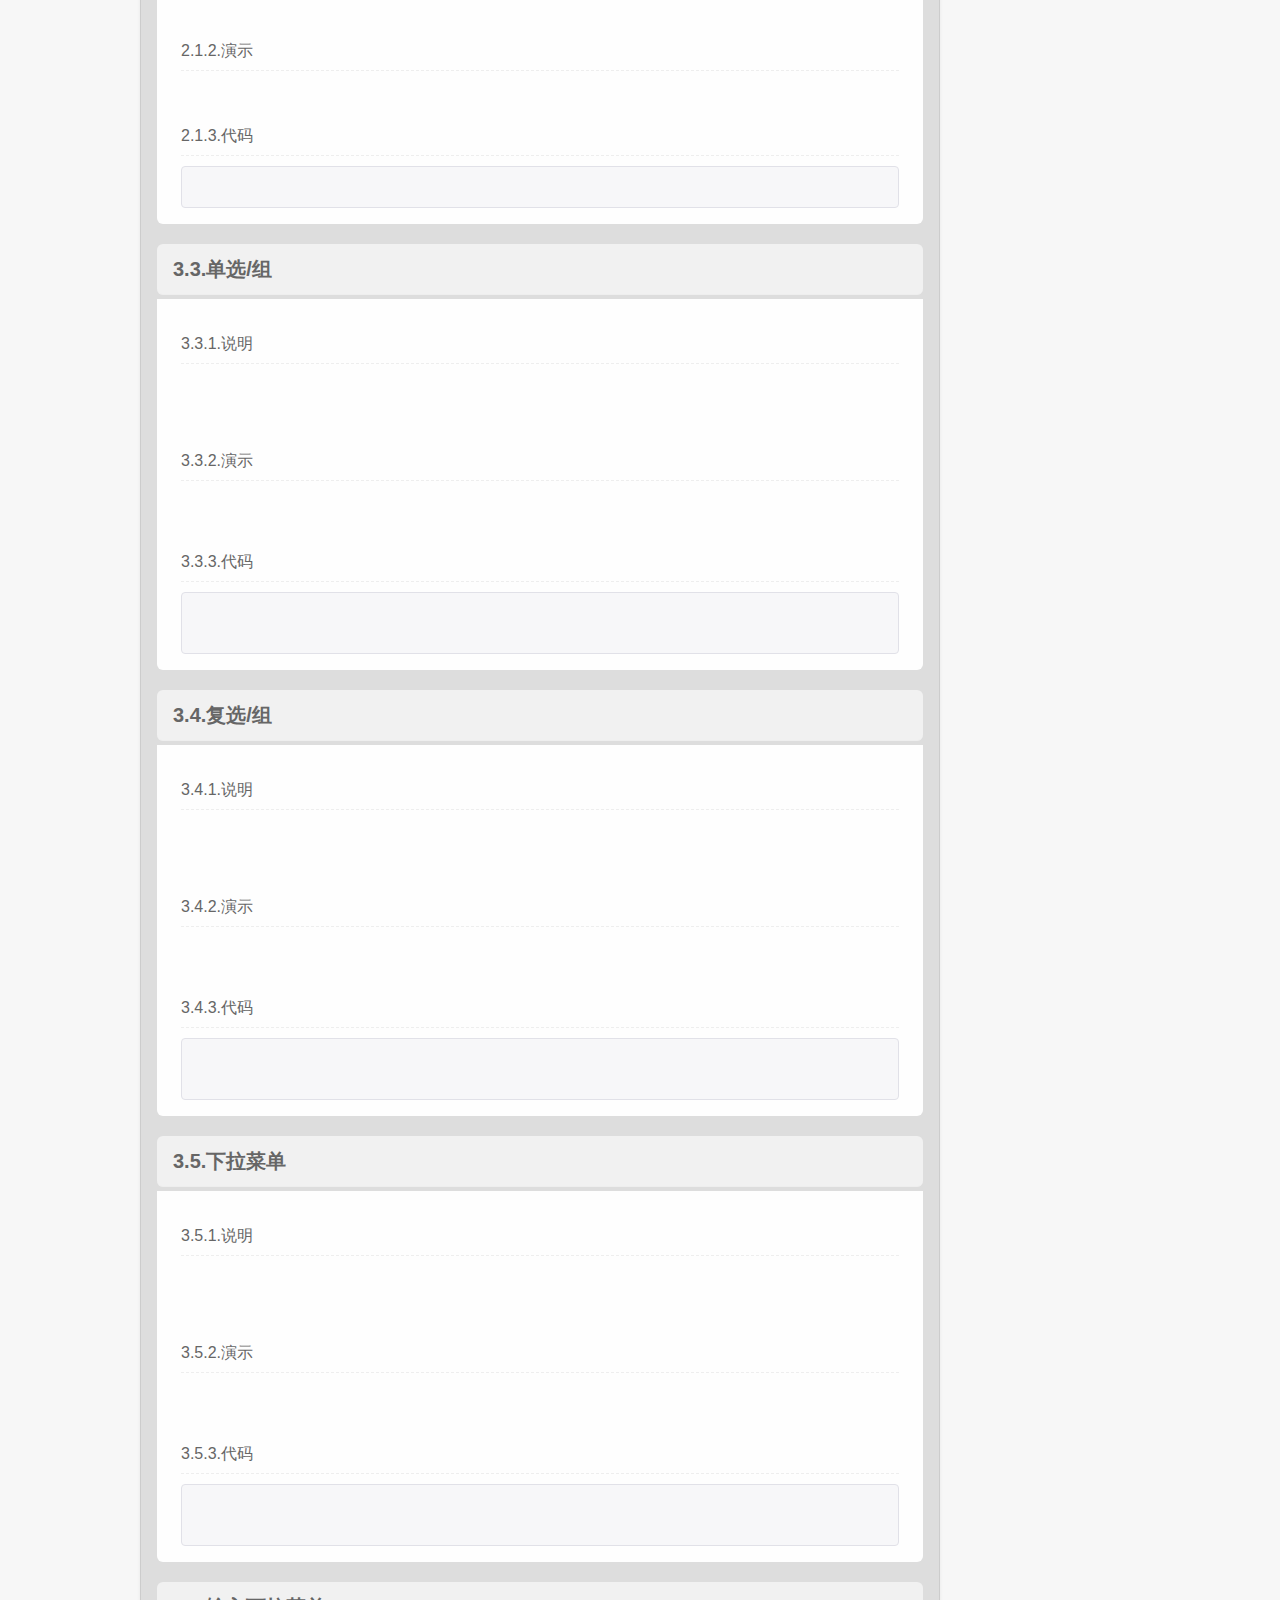
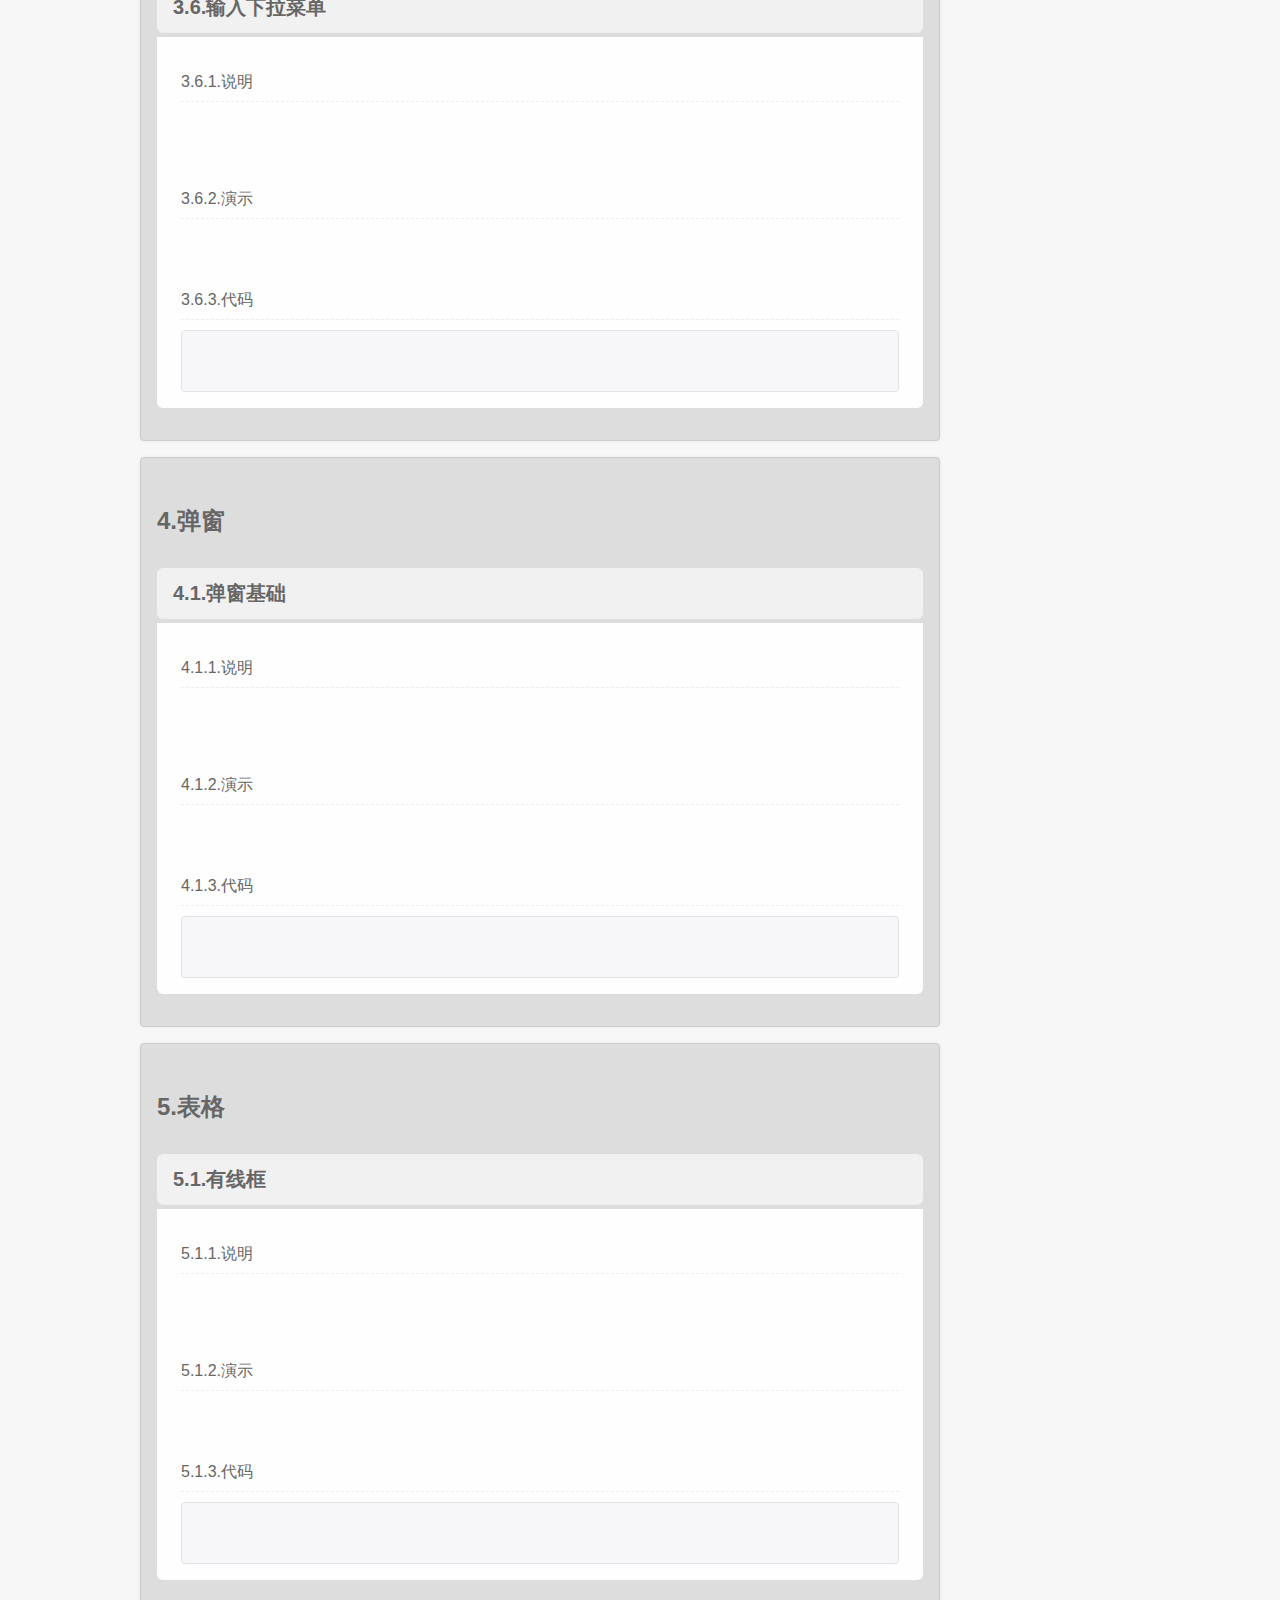
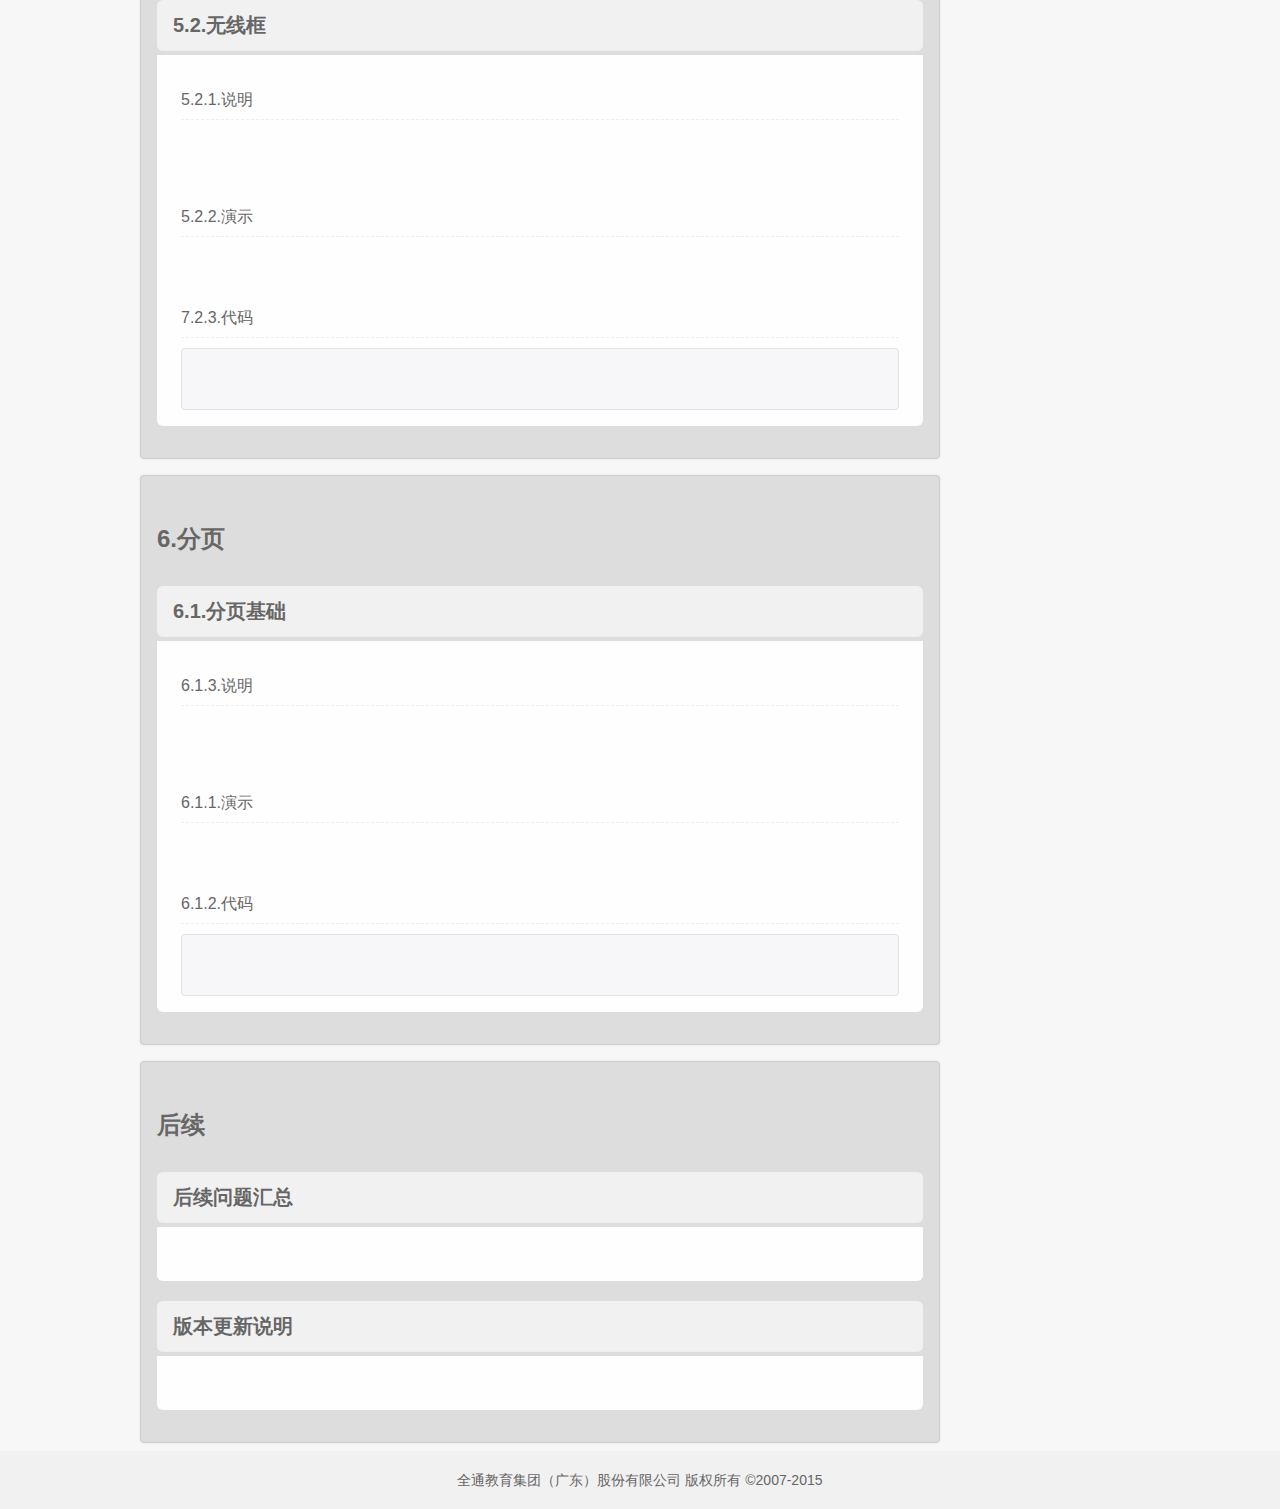
<file: API/index_api.html>
<!doctype html>
<html>
<head>
<meta http-equiv="X-UA-Compatible" content="IE=edge,chrome=1">
<meta http-equiv="Content-Type" content="text/html; charset=utf-8" />
<meta name="viewport" content="width=device-width, initial-scale=1, minimum-scale=1, maximum-scale=1">
<link rel="icon" href="qky2.ico">
<title>全课云UI</title>
<!--框架css-->
<link href="bootstrap/3.3.0/css/bootstrap.min.css" rel="stylesheet" type="text/css" />
<link href="css/common_3.2.css" rel="stylesheet" type="text/css"/>
<link href="css/apipc.css" rel="stylesheet" type="text/css"/>
<link href="css/qkybase1.3.css" rel="stylesheet" type="text/css"/>


<!--公共js-->
<script language="JavaScript" charset="utf-8" src="js/jquery-1.9.1.min.js"></script>
<script type="text/javascript" src="js/code.js"></script>
<script src="bootstrap/3.3.0/js/bootstrap.min.js" type="text/javascript"></script>
<!--插件js-->
</head>
<body class="apibody">

<!--顶部-->
<div class="qky_header">
  <div class="header1">
    <div class="qky_top_box clear3">
        <ul class="qky_top_navs wd_100">
        	<li><img src="images/nav_logo/logoUI.png" width="120" height="46"></li>
            <li><a href="index.html" class=" fz_16 cur">上手指南</a></li>
            <li class="active"><a href="index_api.html" class=" fz_16">使用手册API</a></li>
            <li><a href="index_webdesign.html" class=" fz_16">页面设计规范</a></li>
            <li><a href="index_qa.html" class=" fz_16">Q&A </a></li>
        </ul>         
    </div>
  </div>
</div>

<!--中部-->
<div class="qky_content">
  <div class="qky_main ">
  
  <div class="api_zt wd_80 ">
  	<div class="main_bg brra_8 mb16">
        <h1 id="frist" class="t_c fz_24"><b>概览</b></h1>
        <div class="api_so one">
            <h2 id="style"><b>布局的统一性</b></h2>
            <div class="api_so two">
            	<div class="api_k mt10">
                <span class="iskuai lh28">模块化每一块布局，头底部化标准化后，中间进行栅格布局。</span>
    			<span class="iskuai lh28">大布局分为：居中式（中间1080px显示）、全屏左右式（自由定义左右比例）</span>
                </div>
            </div>
            <h2 id="html"><b>前端的统一性</b></h2>
            <div class="api_so two">
            	<div class="api_k mt10">
                <span class="iskuai lh28">通过统一的html结构（dom树）；</span>
                <span class="iskuai lh28">css在基础ui上规范后进行扩展；</span>
                <span class="iskuai lh28">js模块分为：
                <br/>全局公用模块（每个应用都会用到的模块，如：头部导航）存放在<span class="qkycode inbock">dist/comjs</span>、
                <br/>基础模块（ui基础的交互，交互加强，如：按钮事件，下拉菜单事件，上传等）存放在<span class="qkycode inbock">js/common_cadr</span>、
                <br/>特殊模块（单一应用里特有的js交互）存放在<span class="qkycode inbock">js/special_cadrX_X</span>；
                </span>
                </div>
            </div>
            
        </div>
    </div>
    
  	<div class="main_bg brra_8 mb16">
        <h1 id="iconfont"><b>1.图标字体iconfont</b><span class="po_ab_r iskuai pr16 co_bl iconup"><i class="qkyicon isinku trn">&#xe646;</i></span></h1>
        <div class="api_so one">
        
            <h2 id="if_in"><b>1.1.图标字体来源和获取</b><span class="po_ab_r iskuai pr16 co_bl iconup"><i class="qkyicon isinku trn">&#xe646;</i></span></h2>
            <div class="api_so two">
                <div class="api_k">
                	
                    <div class="api_explain pa_16">
                   	<span class="lh28 iskuai">图标都进行了图标字体化，来源于阿里巴巴旗下的<a href="http://www.iconfont.cn/" target="_blank">iconfont</a>，图标字体库获取步骤:</span>
                    
                    <h3>1.1.1.进入<a href="http://www.iconfont.cn/" target="_blank">iconfont</a>进行登录；
                    <span class="po_ab_r iskuai pr16 co_bl iconup"><i class="qkyicon isinku trn">&#xe646;</i></span>
                    </h3>
                    <div class="mt6 mb16"><a href="images/iconfont1.jpg" target="_blank"><img src="images/iconfont1.jpg" class="wd_100"></a></div>
                    
                    <h3>1.1.2.把账户名告知<a href="#">@zawet（QQ：471032682）</a>，进入指定的共享图标库；
                    <span class="po_ab_r iskuai pr16 co_bl iconup"><i class="qkyicon isinku trn">&#xe646;</i></span>
                    </h3>
                    <div class="mt6 mb16"><a href="images/iconfont2.png" target="_blank"><img src="images/iconfont2.png" class="wd_100"></a></div>
                    
                    <h3>1.1.3.进入共享库后在我参与的项目里查看加入的库；
                    <span class="po_ab_r iskuai pr16 co_bl iconup"><i class="qkyicon isinku trn">&#xe646;</i></span>
                    </h3>
                    <div class="mt6 mb16"><a href="images/iconfont3.png" target="_blank"><img src="images/iconfont3.png" class="wd_100"></a></div>
                    
                    <h3>1.1.4.在指定的库里获取在线测试地址或者直接下载字体包；
                    <span class="po_ab_r iskuai pr16 co_bl iconup"><i class="qkyicon isinku trn">&#xe646;</i></span>
                    </h3>
                    <div class="mt6 mb16"><a href="images/iconfont4.png" target="_blank"><img src="images/iconfont4.png" class="wd_100"></a></div>
                    
                    </div>
                </div>
            </div>
            
            <h2 id="if_use"><b>1.2.了解图标字体并使用</b><span class="po_ab_r iskuai pr16 co_bl iconup"><i class="qkyicon isinku trn">&#xe646;</i></span></h2>
            <div class="api_so two">
            	<div class="api_k">
                	<h3>1.2.1.图标字体库以及新增图标说明<span class="po_ab_r iskuai pr16 co_bl iconup"><i class="qkyicon isinku trn">&#xe646;</i></span></h3>
                    <div class="api_explain ">
                   	<span class="iskuai lh28">
                    暂时按照图标的大小和色彩，粗细，填充分6个库，分别是：
                    <span class="qkycode inbock">qkyicon_color</span>,
                    <span class="qkycode inbock">qkyicon_12</span>,
                    <span class="qkycode inbock">qkyicon_14</span>,
                    <span class="qkycode inbock">qkyicon_20</span>,
                    <span class="qkycode inbock">qkyicon_22</span>,
                    <span class="qkycode inbock">qkyicon_100</span>.
                    <span class="iskuai">图标的选择按需选择，全部图标已经在css上架设好了，并且支持添加图标，在iconfont.com的自我账号里可以搜索其他图标加入到对应的库。</span>
                    如何添加图标教程：
                    <span class="iskuai">1.搜索图标，选好图标加入购物车；</span>
                    <a class="iskuai" href="images/iconfont7.png" target="_blank"><img src="images/iconfont7.png" class="wd_100"></a>
                    <span class="iskuai">2.在购物车上把图标加到要加的项目里；</span>
                    <a class="iskuai" href="images/iconfont8.png" target="_blank"><img src="images/iconfont8.png"></a>
                    图标添加的两个要求：
                    <span class="iskuai">1、不能在同一个库里添加看上去不是一套的图标；（比如qkyicon_14中的图标都是半粗细的线条图标，所以不能添加填充式或者粗线条的图标）</span>
                    <span class="iskuai">2、同一个功能使用的图标也不能出现两个；（比如一个库里不能出现两个“x”图标）</span>
                    </span>
                    </div>
                </div>
                <div class="api_k">
                    <h3>1.2.2.图标字体库架设<span class="po_ab_r iskuai pr16 co_bl iconup"><i class="qkyicon isinku trn">&#xe646;</i></span></h3> 
                    <div class="api_explain pt10">
                    <div class="lh30 fz_16 co_css">特别说明，以下是架设图标字体库的方法，但在初始文件里，所有共享库都在iconfont.css里搭建好了，并进行了本地化，这里给出搭建教程是为了让大家方便在添加了图标后进行更新本地化！</div>
                        <span class="fz_we fz_16 iskuai lh34">测试模式，[方便调整和添加新图标]</span>
                        <div class="mb16"> 
                        <span class="pt16 fz_16">1,直接复制对应库的线上测试地址</span>
                        <a class=" iskuai" href="images/iconfont5.png" target="_blank"><img src="images/iconfont5.png" class="wd_100"></a>
                        
                        <span class="pt16 fz_16">2,把地址粘贴到<span class="qkycode inbock">css/iconfont.css</span>上，并新建css样式，如下</span>
                        <span class="qkycode">
                        .qkyicon_14 {
                              font-family:"qkyicon_14" !important;
                              font-size:14px;
                              font-style:normal;
                              -webkit-font-smoothing: antialiased;
                             /*-webkit-text-stroke-width: 0.2px;*/
                              -moz-osx-font-smoothing: grayscale;
                            }
                        </span>
                        其中的<span class="qkycode inbock">font-family:"qkyicon_14" </span>要跟@font-face里的一样，这样就完成了一个字体库的架设。
                        </div>
                        <span class="fz_we fz_16 iskuai lh34">本地化模式，[上线节省资源]</span>
                        <div class="">
                        在iconfont.com的对应公用库上点击下载，下载解压后，把里面的所有文件覆盖<span class="qkycode inbock">iconfont</span>文件夹下对应库的所有文件，再把链接地址链接到本地，就实现了图标本地化了！
                        </div>
                    </div> 
                </div>
                <div class="api_k">
                    <h3>1.2.3.图标使用<span class="po_ab_r iskuai pr16 co_bl iconup"><i class="qkyicon isinku trn">&#xe646;</i></span></h3>
                    <div class="api_explain pt16">
                    架设好图标字体库后，在iconfont.com字体库上复制图标的代码
                    <a href="images/iconfont6.png" target="_blank"><img src="images/iconfont6.png"  class="wd_100"/></a>
                    然后通过<span class="qkycode inbock"><i></i></span>标签进行图标显示，如：
                    <span class="qkycode inbock"><i class="qkyicon_14">&#xe619;</i></span>
                    代码放在中间，引用的哪个库的图标就引用哪个class，这里我引用的是：<span class="qkycode inbock">qkyicon_14</span>库的，所以class引用如：<span class="qkycode inbock">class="qkyicon_14"</span>;<br/>
                    此<span class="qkycode inbock"><i></i></span>标签就跟一个中文字串一样，可以放在任何地方；
                    </div>
                </div>
                
            </div>
            
        </div> 
    </div>
    
    <div class="main_bg brra_8 mb16">
        <h1 id="button"><b>2.按钮UI</b><span class="po_ab_r iskuai pr16 co_bl iconup"><i class="qkyicon isinku trn">&#xe646;</i></span></h1>
        <div class="api_so one">
        	<div class="lh30 fz_16 co_css">特别说明，按钮基础ui由bootstrap提供基础样式，详细查阅<a href="http://v3.bootcss.com/css/#buttons" target="_blank">http://v3.bootcss.com/css/#buttons</a>, 这里只简要说明按钮的样式和大小以及自主覆盖了一些bootstrap样式的地方。</div>
        	<h2 id="button_style"><b>2.1.按钮样式</b><span class="po_ab_r iskuai pr16 co_bl iconup"><i class="qkyicon isinku trn">&#xe646;</i></span></h2>
            <div class="api_so two">
            	<div class="api_k">
                	<h3>2.1.1.说明<span class="po_ab_r iskuai pr16 co_bl iconup"><i class="qkyicon isinku trn">&#xe646;</i></span></h3>
                    <div class="api_explain pa_16">
                   	在按钮样式里，自主新增了一个主色调样式按钮，尊随主色调颜色。
                    </div>
                </div>
                <div class="api_k">
                    <h3>2.1.2.按钮演示<span class="po_ab_r iskuai pr16 co_bl iconup"><i class="qkyicon isinku trn">&#xe646;</i></span></h3>
                    <div class="api_demo clear3 pt16">
                    	<button type="button" class="btn btn-mian">（主色调样式）mian</button>
                        <!-- Standard button -->
                        <button type="button" class="btn btn-default">（默认样式）Default</button>
                        
                        <!-- Provides extra visual weight and identifies the primary action in a set of buttons -->
                        <button type="button" class="btn btn-primary">（首选项）Primary</button>
                        
                        <!-- Indicates a successful or positive action -->
                        <button type="button" class="btn btn-success">（成功）Success</button>
                        
                        <!-- Contextual button for informational alert messages -->
                        <button type="button" class="btn btn-info">（一般信息）Info</button>
                        
                        <!-- Indicates caution should be taken with this action -->
                        <button type="button" class="btn btn-warning">（警告）Warning</button>
                        
                        <!-- Indicates a dangerous or potentially negative action -->
                        <button type="button" class="btn btn-danger">（危险）Danger</button>
                        
                        <!-- Deemphasize a button by making it look like a link while maintaining button behavior -->
                        <button type="button" class="btn btn-link">（链接）Link</button>
                    </div>
                </div>
                <div class="api_k">
                    <h3>2.1.3.按钮样式代码<span class="po_ab_r iskuai pr16 co_bl iconup"><i class="qkyicon isinku trn">&#xe646;</i></span></h3>
                    <div class="api_code"></div>
                </div>
            </div>
            
            <h2 id="button_size"><b>2.2.按钮大小</b><span class="po_ab_r iskuai pr16 co_bl iconup"><i class="qkyicon isinku trn">&#xe646;</i></span></h2>
            <div class="api_so two">
            	<div class="api_k">
                	<h3>2.2.1.按钮大小说明<span class="po_ab_r iskuai pr16 co_bl iconup"><i class="qkyicon isinku trn">&#xe646;</i></span></h3>
                    <div class="api_explain pa_16">
                   	<span class="iskuai">bs注明：需要让按钮具有不同尺寸吗？使用 .btn-lg、.btn-sm 或 .btn-xs 就可以获得不同尺寸的按钮。</span>
                    <span>自主样式上有可以设置最小宽度限制，<span class="qkycode inbock">.btn</span>上加<span class="qkycode inbock">.qkybtn</span>样式就会形成一个宽度最小为80px的按钮</span>
                    </div>
                </div>
                <div class="api_k">
                    <h3>2.2.2.按钮大小演示<span class="po_ab_r iskuai pr16 co_bl iconup"><i class="qkyicon isinku trn">&#xe646;</i></span></h3>
                    <div class="api_demo clear3 pt16">
                    	<p>
                          <button type="button" class="btn btn-primary btn-lg">（大按钮）Large button</button>
                          <button type="button" class="btn btn-default btn-lg">（大按钮）Large button</button>
                        </p>
                        <p>
                          <button type="button" class="btn btn-primary">（默认尺寸）Default button</button>
                          <button type="button" class="btn btn-default">（默认尺寸）Default button</button>
                        </p>
                        <p>
                          <button type="button" class="btn btn-primary btn-sm">（小按钮）Small button</button>
                          <button type="button" class="btn btn-default btn-sm">（小按钮）Small button</button>
                        </p>
                        <p>
                          <button type="button" class="btn btn-primary btn-xs">（超小尺寸）Extra small button</button>
                          <button type="button" class="btn btn-default btn-xs">（超小尺寸）Extra small button</button>
                        </p>
                        <p>
                          <button type="button" class="btn btn-primary qkybtn">最小宽度为80px</button>
                          <button type="button" class="btn btn-default qkybtn">最小宽度为80px</button>
                        </p>
                    </div>
                </div>
                <div class="api_k">
                    <h3>2.1.3.按钮大小代码<span class="po_ab_r iskuai pr16 co_bl iconup"><i class="qkyicon isinku trn">&#xe646;</i></span></h3>
                    <div class="api_code"></div>
                </div>
            </div>
            
            
        </div> 
    </div>
    
    
    <div class="main_bg brra_8 mb16">
        <h1 id="form"><b>3.表单元素</b><span class="po_ab_r iskuai pr16 co_bl iconup"><i class="qkyicon isinku trn">&#xe646;</i></span></h1>
        <div class="api_so one">
            <h2 id="input"><b>3.1.输入框</b><span class="po_ab_r iskuai pr16 co_bl iconup"><i class="qkyicon isinku trn">&#xe646;</i></span></h2>
            <div class="api_so two">
            	<div class="api_k">
                	<h3>2.1.1.说明<span class="po_ab_r iskuai pr16 co_bl iconup"><i class="qkyicon isinku trn">&#xe646;</i></span></h3>
                    <div class="api_explain pa_16">
                        
                    </div>
                </div>
                <div class="api_k">
                    <h3>2.1.2.演示<span class="po_ab_r iskuai pr16 co_bl iconup"><i class="qkyicon isinku trn">&#xe646;</i></span></h3>
                    <div class="api_demo clear3">
                    </div>
                </div>
                <div class="api_k">
                    <h3>2.1.3.代码<span class="po_ab_r iskuai pr16 co_bl iconup"><i class="qkyicon isinku trn">&#xe646;</i></span></h3>
                    <div class="api_code"></div>
                </div> 
            </div>
            
            <h2 id="textarea"><b>3.2.编辑框</b><span class="po_ab_r iskuai pr16 co_bl iconup"><i class="qkyicon isinku trn">&#xe646;</i></span></h2>
            <div class="api_so two">
            	<div class="api_k">
                	<h3>2.1.1.说明<span class="po_ab_r iskuai pr16 co_bl iconup"><i class="qkyicon isinku trn">&#xe646;</i></span></h3>
                    <div class="api_explain pa_16">
                        
                    </div>
                </div>
                <div class="api_k">
                    <h3>2.1.2.演示<span class="po_ab_r iskuai pr16 co_bl iconup"><i class="qkyicon isinku trn">&#xe646;</i></span></h3>
                    <div class="api_demo clear3">
                    </div>
                </div>
                <div class="api_k">
                    <h3>2.1.3.代码<span class="po_ab_r iskuai pr16 co_bl iconup"><i class="qkyicon isinku trn">&#xe646;</i></span></h3>
                    <div class="api_code"></div>
                </div> 
            </div>
            
            <h2 id="radio"><b>3.3.单选/组</b><span class="po_ab_r iskuai pr16 co_bl iconup"><i class="qkyicon isinku trn">&#xe646;</i></span></h2>
            <div class="api_so two">
            	<div class="api_k">
                	<h3>3.3.1.说明<span class="po_ab_r iskuai pr16 co_bl iconup"><i class="qkyicon isinku trn">&#xe646;</i></span></h3>
                    <div class="api_explain pa_16">
                   	
                    </div>
                </div>
                <div class="api_k">
                    <h3>3.3.2.演示<span class="po_ab_r iskuai pr16 co_bl iconup"><i class="qkyicon isinku trn">&#xe646;</i></span></h3>
                    <div class="api_demo clear3 pt16">
                        
                    </div>
                </div>
                <div class="api_k">
                    <h3>3.3.3.代码<span class="po_ab_r iskuai pr16 co_bl iconup"><i class="qkyicon isinku trn">&#xe646;</i></span></h3>
                    <div class="api_code"></div>
                </div> 
            </div>
            
            <h2 id="checkbox"><b>3.4.复选/组</b><span class="po_ab_r iskuai pr16 co_bl iconup"><i class="qkyicon isinku trn">&#xe646;</i></span></h2>
            <div class="api_so two">
            	<div class="api_k">
                	<h3>3.4.1.说明<span class="po_ab_r iskuai pr16 co_bl iconup"><i class="qkyicon isinku trn">&#xe646;</i></span></h3>
                    <div class="api_explain pa_16">
                   	
                    </div>
                </div>
                <div class="api_k">
                    <h3>3.4.2.演示<span class="po_ab_r iskuai pr16 co_bl iconup"><i class="qkyicon isinku trn">&#xe646;</i></span></h3>
                    <div class="api_demo pt16">
                        
                    </div>
                </div>
                <div class="api_k">
                    <h3>3.4.3.代码<span class="po_ab_r iskuai pr16 co_bl iconup"><i class="qkyicon isinku trn">&#xe646;</i></span></h3>
                    <div class="api_code"></div>
                </div> 
            </div>
            <h2 id="select"><b>3.5.下拉菜单</b><span class="po_ab_r iskuai pr16 co_bl iconup"><i class="qkyicon isinku trn">&#xe646;</i></span></h2>
            <div class="api_so two">
            	<div class="api_k">
                	<h3>3.5.1.说明<span class="po_ab_r iskuai pr16 co_bl iconup"><i class="qkyicon isinku trn">&#xe646;</i></span></h3>
                    <div class="api_explain pa_16">
                   	
                    </div>
                </div>
                <div class="api_k">
                    <h3>3.5.2.演示<span class="po_ab_r iskuai pr16 co_bl iconup"><i class="qkyicon isinku trn">&#xe646;</i></span></h3>
                    <div class="api_demo clear3 pt16">
                        
                    </div>
                </div>
                <div class="api_k">
                    <h3>3.5.3.代码<span class="po_ab_r iskuai pr16 co_bl iconup"><i class="qkyicon isinku trn">&#xe646;</i></span></h3>
                    <div class="api_code"></div>
                </div> 
            </div>
            
            <h2 id="input_select"><b>3.6.输入下拉菜单</b><span class="po_ab_r iskuai pr16 co_bl iconup"><i class="qkyicon isinku trn">&#xe646;</i></span></h2>
            <div class="api_so two">
            	<div class="api_k">
                	<h3>3.6.1.说明<span class="po_ab_r iskuai pr16 co_bl iconup"><i class="qkyicon isinku trn">&#xe646;</i></span></h3>
                    <div class="api_explain pa_16">
                   	
                    </div>
                </div>
                <div class="api_k">
                    <h3>3.6.2.演示<span class="po_ab_r iskuai pr16 co_bl iconup"><i class="qkyicon isinku trn">&#xe646;</i></span></h3>
                    <div class="api_demo clear3 pt16">
                        
                    </div>
                </div>
                <div class="api_k">
                    <h3>3.6.3.代码<span class="po_ab_r iskuai pr16 co_bl iconup"><i class="qkyicon isinku trn">&#xe646;</i></span></h3>
                    <div class="api_code"></div>
                </div> 
            </div>
        </div> 
    </div>
    
    
    
    <div class="main_bg brra_8 mb16">
        <h1 id="mask"><b>4.弹窗</b><span class="po_ab_r iskuai pr16 co_bl iconup"><i class="qkyicon isinku trn">&#xe646;</i></span></h1>
        <div class="api_so one">
        	<h2 id="mask_best"><b>4.1.弹窗基础</b><span class="po_ab_r iskuai pr16 co_bl iconup"><i class="qkyicon isinku trn">&#xe646;</i></span></h2>
            <div class="api_so two">
            	<div class="api_k">
                	<h3>4.1.1.说明<span class="po_ab_r iskuai pr16 co_bl iconup"><i class="qkyicon isinku trn">&#xe646;</i></span></h3>
                    <div class="api_explain pa_16">
                   	
                    </div>
                </div>
                <div class="api_k">
                    <h3>4.1.2.演示<span class="po_ab_r iskuai pr16 co_bl iconup"><i class="qkyicon isinku trn">&#xe646;</i></span></h3>
                    <div class="api_demo clear3 pt16">
                    	
                    </div>
                </div>
                <div class="api_k">
                    <h3>4.1.3.代码<span class="po_ab_r iskuai pr16 co_bl iconup"><i class="qkyicon isinku trn">&#xe646;</i></span></h3>
                    <div class="api_code"></div>
                </div>
            </div>
            
        </div> 
    </div>
    
    <div class="main_bg brra_8 mb16">
        <h1 id="table"><b>5.表格</b><span class="po_ab_r iskuai pr16 co_bl iconup"><i class="qkyicon isinku trn">&#xe646;</i></span></h1>
        <div class="api_so one">
        	<h2 id="tabel_hline"><b>5.1.有线框</b><span class="po_ab_r iskuai pr16 co_bl iconup"><i class="qkyicon isinku trn">&#xe646;</i></span></h2>
            <div class="api_so two">
            	<div class="api_k">
                	<h3>5.1.1.说明<span class="po_ab_r iskuai pr16 co_bl iconup"><i class="qkyicon isinku trn">&#xe646;</i></span></h3>
                    <div class="api_explain pa_16">
                   	
                    </div>
                </div>
                <div class="api_k">
                    <h3>5.1.2.演示<span class="po_ab_r iskuai pr16 co_bl iconup"><i class="qkyicon isinku trn">&#xe646;</i></span></h3>
                    <div class="api_demo clear3 pt16">
                    	
                    </div>
                </div>
                <div class="api_k">
                    <h3>5.1.3.代码<span class="po_ab_r iskuai pr16 co_bl iconup"><i class="qkyicon isinku trn">&#xe646;</i></span></h3>
                    <div class="api_code"></div>
                </div>
            </div>
            <h2 id="tabel_nline"><b>5.2.无线框</b><span class="po_ab_r iskuai pr16 co_bl iconup"><i class="qkyicon isinku trn">&#xe646;</i></span></h2>
            <div class="api_so two">
            	<div class="api_k">
                	<h3>5.2.1.说明<span class="po_ab_r iskuai pr16 co_bl iconup"><i class="qkyicon isinku trn">&#xe646;</i></span></h3>
                    <div class="api_explain pa_16">
                   	
                    </div>
                </div>
                <div class="api_k">
                    <h3>5.2.2.演示<span class="po_ab_r iskuai pr16 co_bl iconup"><i class="qkyicon isinku trn">&#xe646;</i></span></h3>
                    <div class="api_demo clear3 pt16">
                    	
                    </div>
                </div>
                <div class="api_k">
                    <h3>7.2.3.代码<span class="po_ab_r iskuai pr16 co_bl iconup"><i class="qkyicon isinku trn">&#xe646;</i></span></h3>
                    <div class="api_code"></div>
                </div>
            </div>
        </div> 
    </div>
    
    
    
    <div class="main_bg brra_8 mb16">
        <h1 id="page"><b>6.分页</b><span class="po_ab_r iskuai pr16 co_bl iconup"><i class="qkyicon isinku trn">&#xe646;</i></span></h1>
        <div class="api_so one">
        	<h2 id="page_besa"><b>6.1.分页基础</b><span class="po_ab_r iskuai pr16 co_bl iconup"><i class="qkyicon isinku trn">&#xe646;</i></span></h2>
            <div class="api_so two">
            	<div class="api_k">
                	<h3>6.1.3.说明<span class="po_ab_r iskuai pr16 co_bl iconup"><i class="qkyicon isinku trn">&#xe646;</i></span></h3>
                    <div class="api_explain pa_16">
                   	
                    </div>
                </div>
            	<div class="api_k">
                    <h3>6.1.1.演示<span class="po_ab_r iskuai pr16 co_bl iconup"><i class="qkyicon isinku trn">&#xe646;</i></span></h3>
                    <div class="api_demo clear3 pt16">
                    	
                    </div>
                </div>
                <div class="api_k">
                    <h3>6.1.2.代码<span class="po_ab_r iskuai pr16 co_bl iconup"><i class="qkyicon isinku trn">&#xe646;</i></span></h3>
                    <div class="api_code"></div>
                </div> 
            </div> 
        </div> 
    </div>
    
    <div class="main_bg brra_8 mb16">
        <h1 id="inend"><b>后续</b><span class="po_ab_r iskuai pr16 co_bl iconup"><i class="qkyicon isinku trn">&#xe646;</i></span></h1>
        <div class="api_so one">
        	<h2 id="inend_bug"><b>后续问题汇总</b><span class="po_ab_r iskuai pr16 co_bl iconup"><i class="qkyicon isinku trn">&#xe646;</i></span></h2>
            <div class="api_so two">
            	<div class="api_k">
                    <div class="api_explain pa_16">
                   	
                    </div>
                </div>
            </div> 
            
            <h2 id="inend_edition"><b>版本更新说明</b><span class="po_ab_r iskuai pr16 co_bl iconup"><i class="qkyicon isinku trn">&#xe646;</i></span></h2>
            <div class="api_so two">
            	<div class="api_k">
                    <div class="api_explain pa_16">
                   	
                    </div>
                </div>
            </div> 
            
        </div> 
    </div>
    

  </div>
  
  <div class="api_nav box_b pl14">
      <div class="qky_njnav  wd_100 api_r"></div>
  </div>
  
  </div>
</div>

<!--底部-->
<div class="qky_footer">
  <div>全通教育集团（广东）股份有限公司  版权所有  ©2007-2015</div>
</div>
<script src="js/api.js" type="text/javascript"></script> 
</body>
</html>
</file>
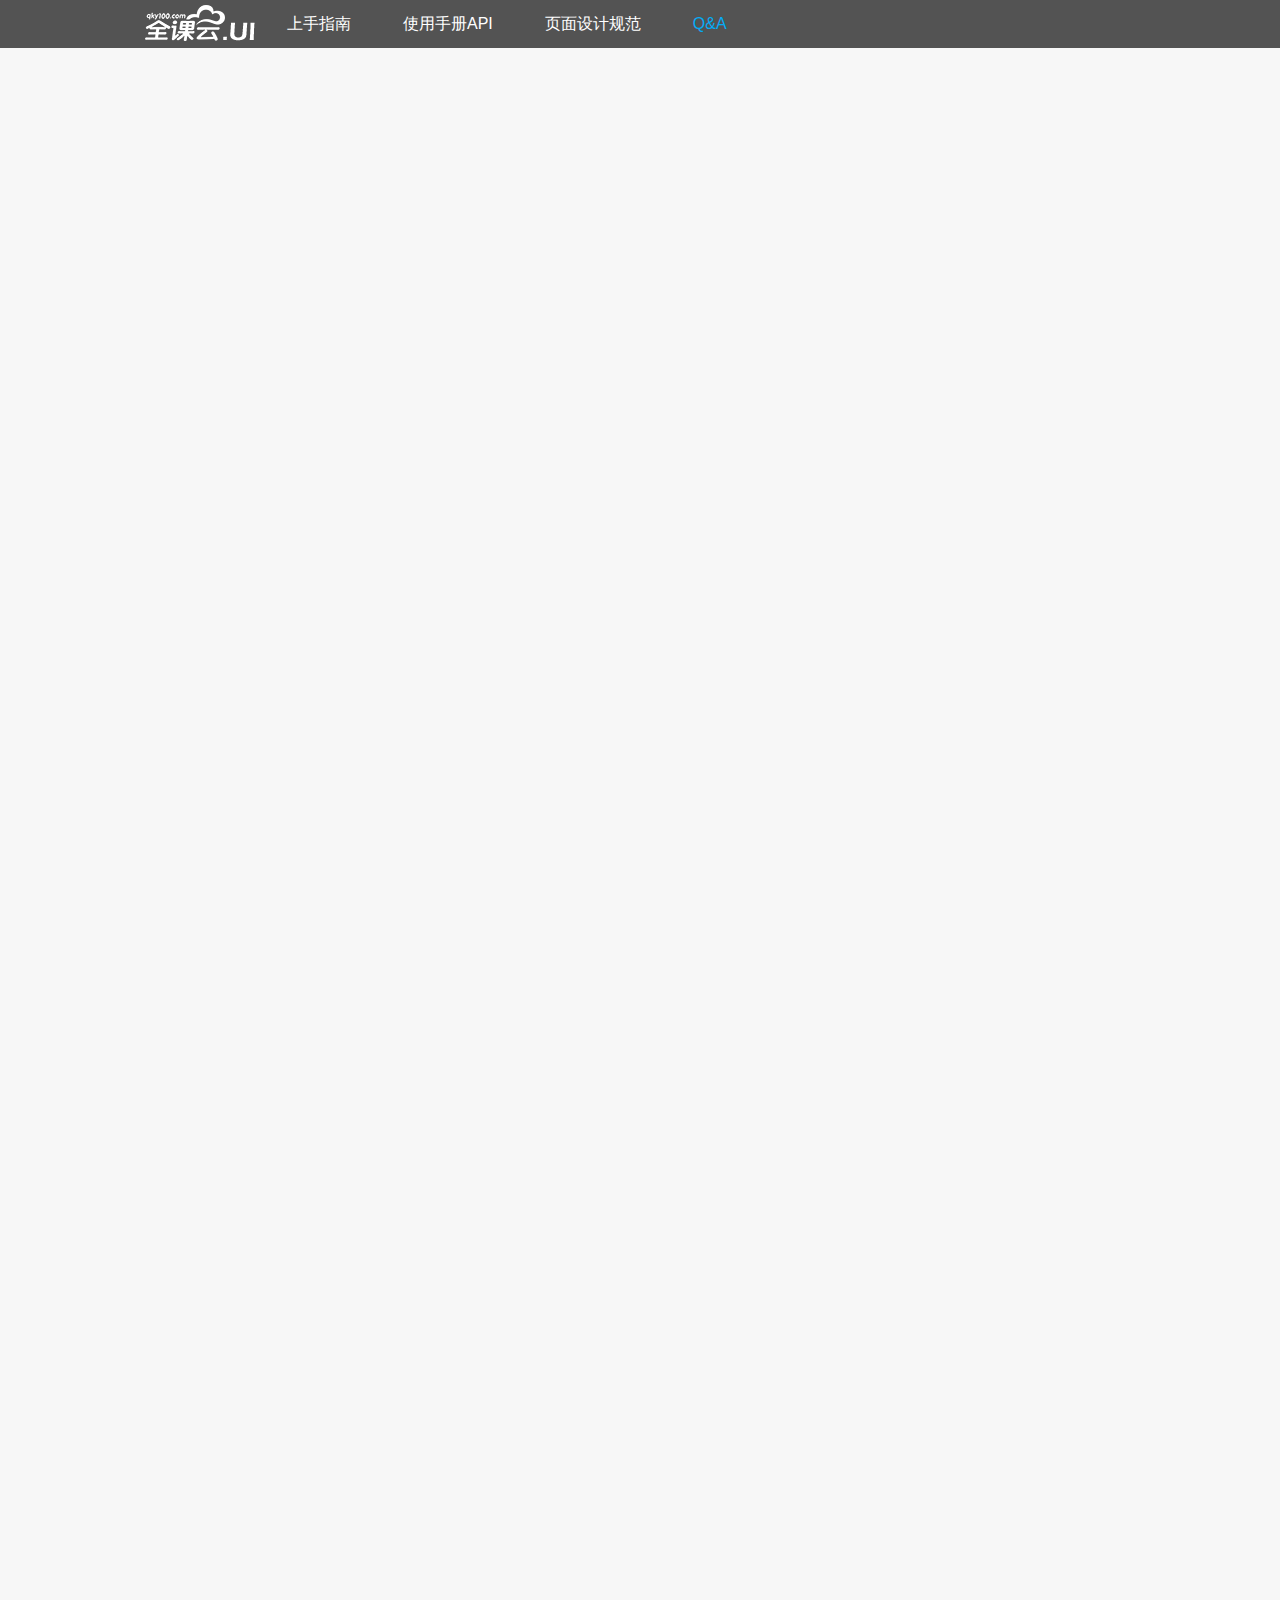
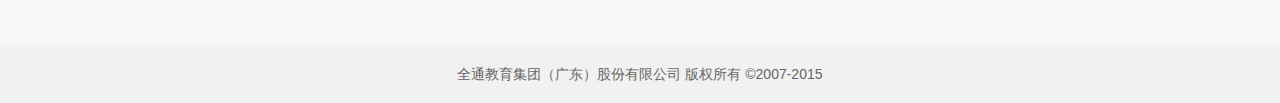
<file: API/index_qa.html>
<!doctype html>
<html>
<head>
<meta http-equiv="X-UA-Compatible" content="IE=edge,chrome=1">
<meta http-equiv="Content-Type" content="text/html; charset=utf-8" />
<meta name="viewport" content="width=device-width, initial-scale=1, minimum-scale=1, maximum-scale=1">
<link rel="icon" href="qky2.ico">
<title>全课云UI</title>
<!--框架css-->
<link href="css/common_3.2.css" rel="stylesheet" type="text/css"/>
<link href="css/apipc.css" rel="stylesheet" type="text/css"/>
<!--公共js-->
<script language="JavaScript" charset="utf-8" src="js/jquery-1.9.1.min.js"></script>

<!--插件js-->
</head>
<body class="apibody">

<!--顶部-->
<div class="qky_header">
  <div class="header1">
    <div class="qky_top_box clear3">
        <ul class="qky_top_navs wd_100">
        	<li><img src="images/nav_logo/logoUI.png" width="120" height="46"></li>
            <li ><a href="index.html" class=" fz_16 cur">上手指南</a></li>
            <li><a href="index_api.html" class=" fz_16">使用手册API</a></li>
            <li><a href="index_webdesign.html" class=" fz_16">页面设计规范</a></li>
            <li class="active"><a href="index_qa.html" class=" fz_16">Q&A</a></li>
        </ul>         
    </div>
  </div>
</div>

<!--中部-->
<div class="qky_content">
  <iframe src="http://ysx_82901854.pc.ev123.com.cn" width="100%" height="1600px" frameborder="no" border="0" marginwidth="0" marginheight="0" allowtransparency="yes"></iframe>
</div>

<!--底部-->
<div class="qky_footer">
  <div>全通教育集团（广东）股份有限公司  版权所有  ©2007-2015</div>
</div>
</body>
</html>
</file>
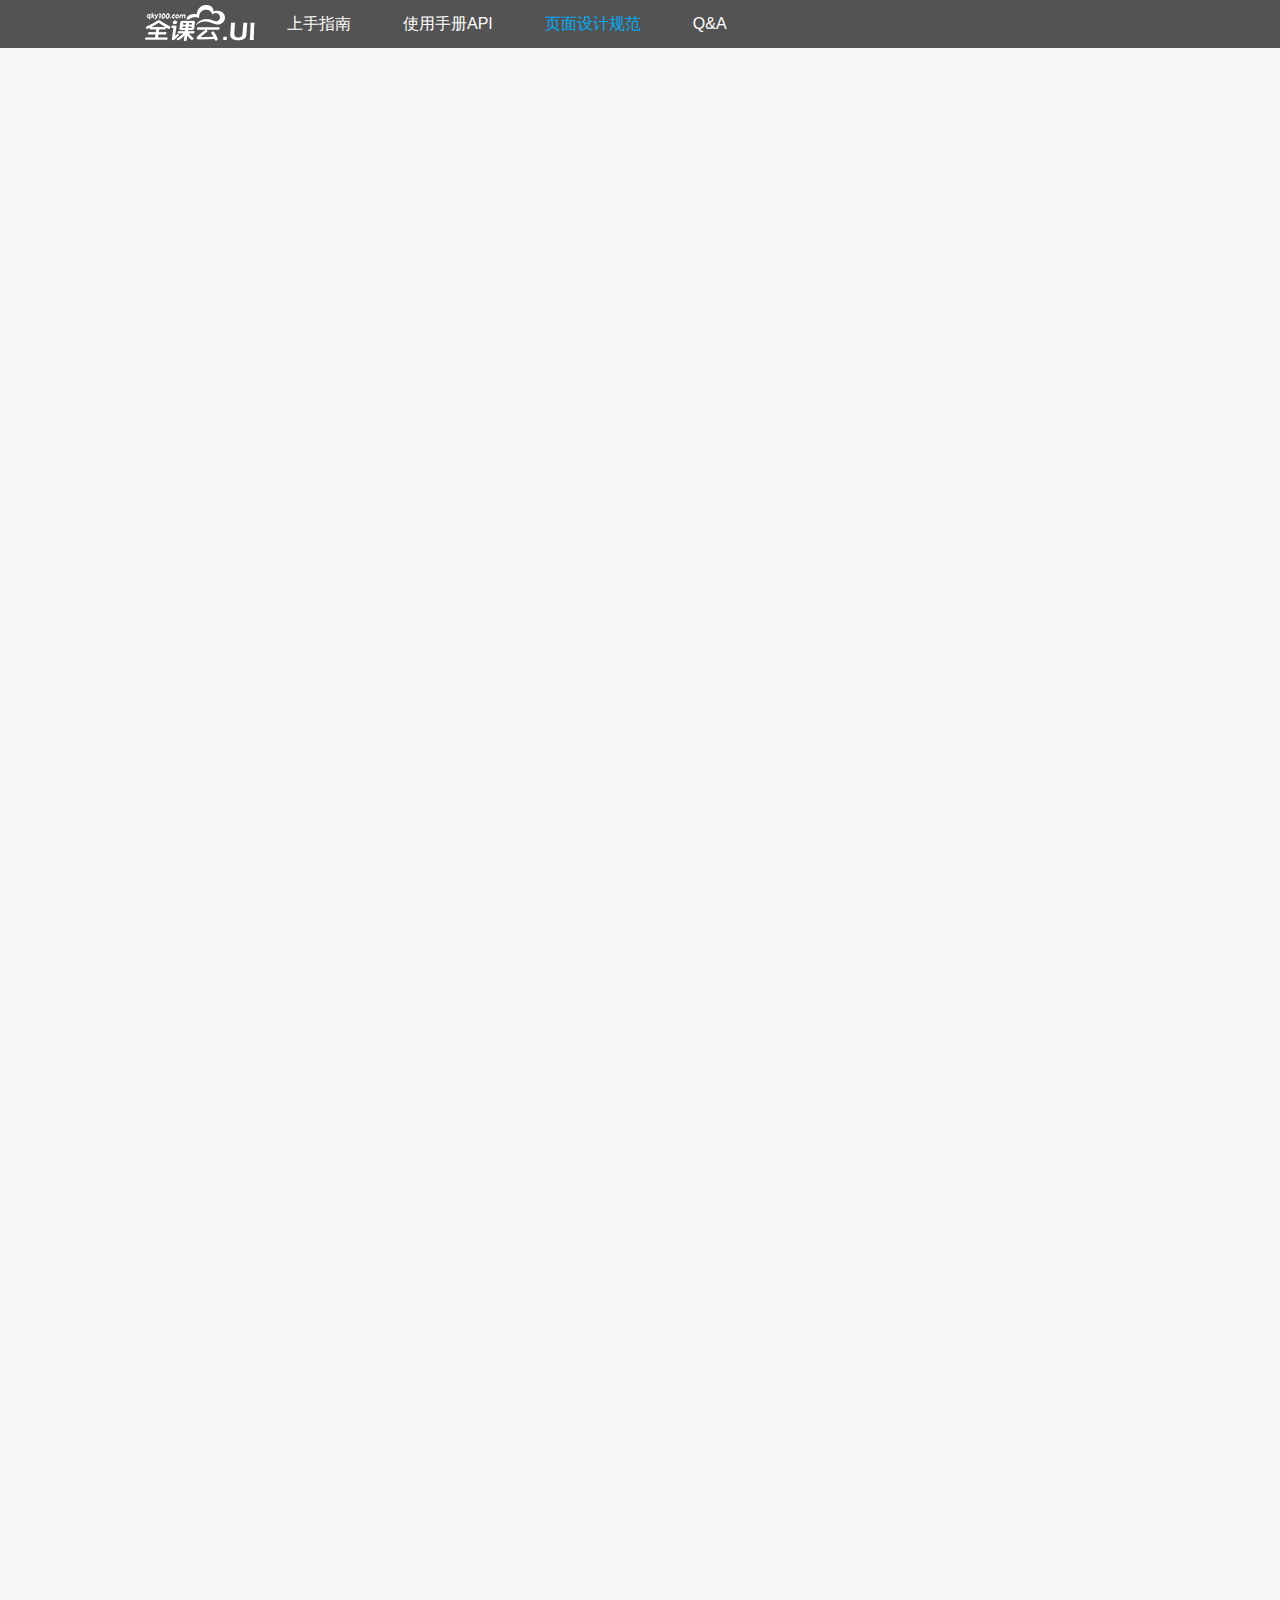
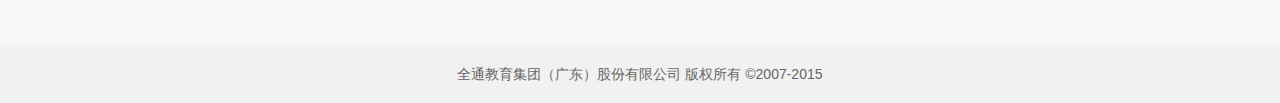
<file: API/index_webdesign.html>
<!doctype html>
<html>
<head>
<meta http-equiv="X-UA-Compatible" content="IE=edge,chrome=1">
<meta http-equiv="Content-Type" content="text/html; charset=utf-8" />
<meta name="viewport" content="width=device-width, initial-scale=1, minimum-scale=1, maximum-scale=1">
<link rel="icon" href="qky2.ico">
<title>全课云UI</title>
<!--框架css-->
<link href="css/common_3.2.css" rel="stylesheet" type="text/css"/>
<link href="css/apipc.css" rel="stylesheet" type="text/css"/>
<!--公共js-->
<script language="JavaScript" charset="utf-8" src="js/jquery-1.9.1.min.js"></script>

<!--插件js-->
</head>
<body class="apibody">

<!--顶部-->
<div class="qky_header">
  <div class="header1">
    <div class="qky_top_box clear3">
        <ul class="qky_top_navs wd_100">
        	<li><img src="images/nav_logo/logoUI.png" width="120" height="46"></li>
            <li ><a href="index.html" class=" fz_16 cur">上手指南</a></li>
            <li><a href="index_api.html" class=" fz_16">使用手册API</a></li>
            <li class="active"><a href="index_webdesign.html" class=" fz_16">页面设计规范</a></li>
            <li><a href="index_qa.html" class=" fz_16">Q&A </a></li>
        </ul>         
    </div>
  </div>
</div>

<!--中部-->
<div class="qky_content">
  <iframe src="https://zawet.github.io/QKY-DesignCode/" width="100%" height="1600px" frameborder="no" border="0" marginwidth="0" marginheight="0" allowtransparency="yes"></iframe>
</div>

<!--底部-->
<div class="qky_footer">
  <div>全通教育集团（广东）股份有限公司  版权所有  ©2007-2015</div>
</div>
</body>
</html>
</file>
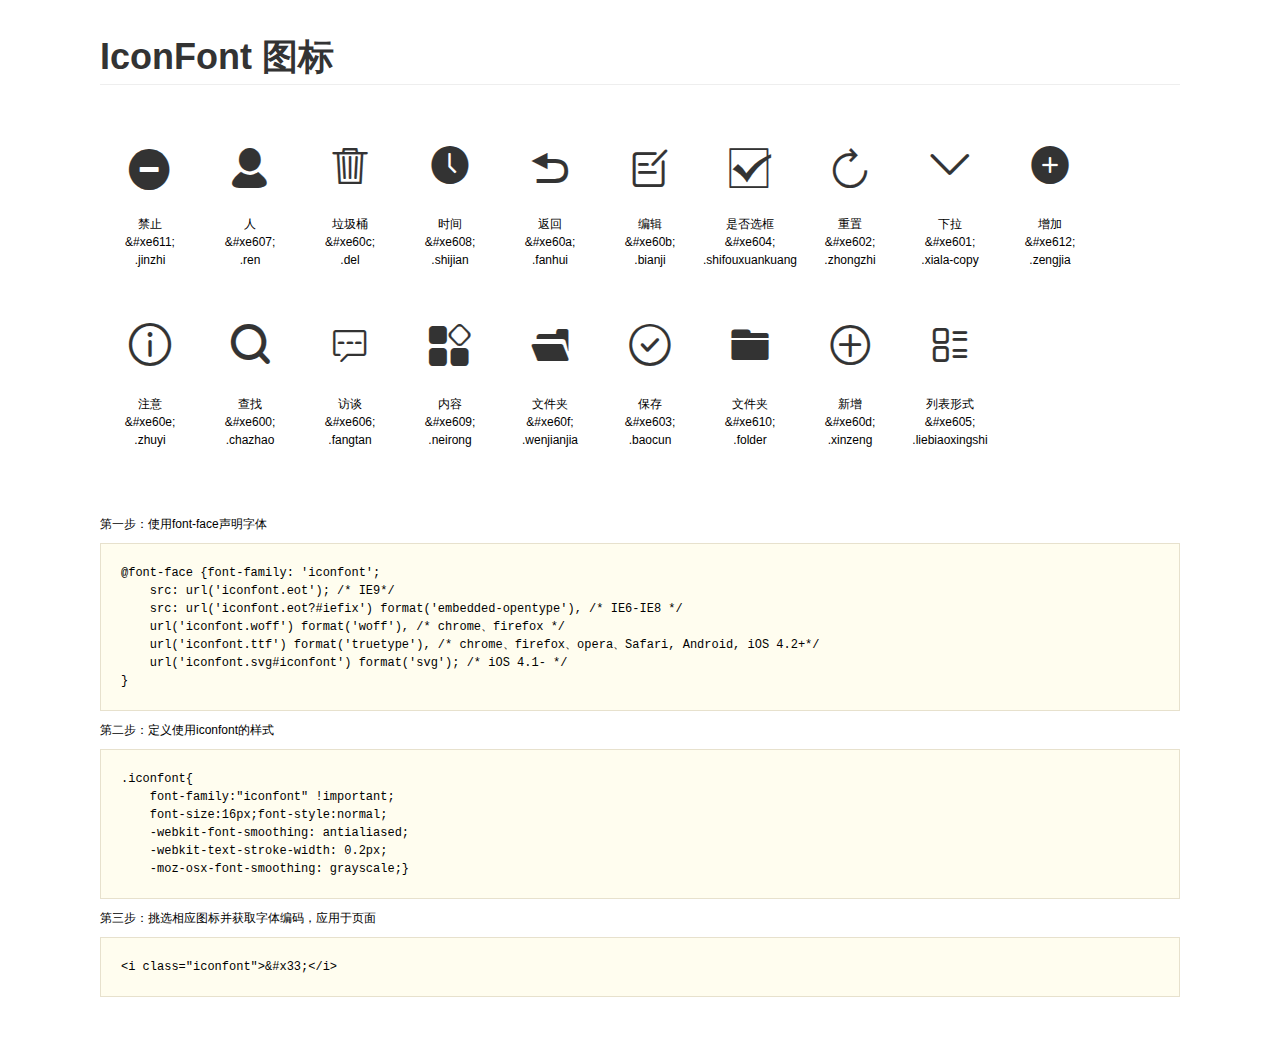
<file: API/iconfont/appicon_font/demo.html>
<!DOCTYPE html>
<html>
<head>
    <meta charset="utf-8"/>
    <title>IconFont</title>
    <link rel="stylesheet" href="demo.css">
    <link rel="stylesheet" href="iconfont.css">
</head>
<body>
    <div class="main">
        <h1>IconFont 图标</h1>
        <ul class="icon_lists clear">
            
                <li>
                <i class="icon iconfont">&#xe611;</i>
                    <div class="name">禁止</div>
                    <div class="code">&amp;#xe611;</div>
                    <div class="fontclass">.jinzhi</div>
                </li>
            
                <li>
                <i class="icon iconfont">&#xe607;</i>
                    <div class="name">人</div>
                    <div class="code">&amp;#xe607;</div>
                    <div class="fontclass">.ren</div>
                </li>
            
                <li>
                <i class="icon iconfont">&#xe60c;</i>
                    <div class="name">垃圾桶</div>
                    <div class="code">&amp;#xe60c;</div>
                    <div class="fontclass">.del</div>
                </li>
            
                <li>
                <i class="icon iconfont">&#xe608;</i>
                    <div class="name">时间</div>
                    <div class="code">&amp;#xe608;</div>
                    <div class="fontclass">.shijian</div>
                </li>
            
                <li>
                <i class="icon iconfont">&#xe60a;</i>
                    <div class="name">返回</div>
                    <div class="code">&amp;#xe60a;</div>
                    <div class="fontclass">.fanhui</div>
                </li>
            
                <li>
                <i class="icon iconfont">&#xe60b;</i>
                    <div class="name">编辑</div>
                    <div class="code">&amp;#xe60b;</div>
                    <div class="fontclass">.bianji</div>
                </li>
            
                <li>
                <i class="icon iconfont">&#xe604;</i>
                    <div class="name">是否选框</div>
                    <div class="code">&amp;#xe604;</div>
                    <div class="fontclass">.shifouxuankuang</div>
                </li>
            
                <li>
                <i class="icon iconfont">&#xe602;</i>
                    <div class="name">重置</div>
                    <div class="code">&amp;#xe602;</div>
                    <div class="fontclass">.zhongzhi</div>
                </li>
            
                <li>
                <i class="icon iconfont">&#xe601;</i>
                    <div class="name">下拉</div>
                    <div class="code">&amp;#xe601;</div>
                    <div class="fontclass">.xiala-copy</div>
                </li>
            
                <li>
                <i class="icon iconfont">&#xe612;</i>
                    <div class="name">增加</div>
                    <div class="code">&amp;#xe612;</div>
                    <div class="fontclass">.zengjia</div>
                </li>
            
                <li>
                <i class="icon iconfont">&#xe60e;</i>
                    <div class="name">注意</div>
                    <div class="code">&amp;#xe60e;</div>
                    <div class="fontclass">.zhuyi</div>
                </li>
            
                <li>
                <i class="icon iconfont">&#xe600;</i>
                    <div class="name">查找</div>
                    <div class="code">&amp;#xe600;</div>
                    <div class="fontclass">.chazhao</div>
                </li>
            
                <li>
                <i class="icon iconfont">&#xe606;</i>
                    <div class="name">访谈</div>
                    <div class="code">&amp;#xe606;</div>
                    <div class="fontclass">.fangtan</div>
                </li>
            
                <li>
                <i class="icon iconfont">&#xe609;</i>
                    <div class="name">内容</div>
                    <div class="code">&amp;#xe609;</div>
                    <div class="fontclass">.neirong</div>
                </li>
            
                <li>
                <i class="icon iconfont">&#xe60f;</i>
                    <div class="name">文件夹</div>
                    <div class="code">&amp;#xe60f;</div>
                    <div class="fontclass">.wenjianjia</div>
                </li>
            
                <li>
                <i class="icon iconfont">&#xe603;</i>
                    <div class="name">保存</div>
                    <div class="code">&amp;#xe603;</div>
                    <div class="fontclass">.baocun</div>
                </li>
            
                <li>
                <i class="icon iconfont">&#xe610;</i>
                    <div class="name">文件夹</div>
                    <div class="code">&amp;#xe610;</div>
                    <div class="fontclass">.folder</div>
                </li>
            
                <li>
                <i class="icon iconfont">&#xe60d;</i>
                    <div class="name">新增</div>
                    <div class="code">&amp;#xe60d;</div>
                    <div class="fontclass">.xinzeng</div>
                </li>
            
                <li>
                <i class="icon iconfont">&#xe605;</i>
                    <div class="name">列表形式</div>
                    <div class="code">&amp;#xe605;</div>
                    <div class="fontclass">.liebiaoxingshi</div>
                </li>
            
        </ul>


        <div class="helps">
            第一步：使用font-face声明字体
            <pre>
@font-face {font-family: 'iconfont';
    src: url('iconfont.eot'); /* IE9*/
    src: url('iconfont.eot?#iefix') format('embedded-opentype'), /* IE6-IE8 */
    url('iconfont.woff') format('woff'), /* chrome、firefox */
    url('iconfont.ttf') format('truetype'), /* chrome、firefox、opera、Safari, Android, iOS 4.2+*/
    url('iconfont.svg#iconfont') format('svg'); /* iOS 4.1- */
}
</pre>
第二步：定义使用iconfont的样式
            <pre>
.iconfont{
    font-family:"iconfont" !important;
    font-size:16px;font-style:normal;
    -webkit-font-smoothing: antialiased;
    -webkit-text-stroke-width: 0.2px;
    -moz-osx-font-smoothing: grayscale;}
</pre>
第三步：挑选相应图标并获取字体编码，应用于页面
<pre>
&lt;i class="iconfont"&gt;&amp;#x33;&lt;/i&gt;
</pre>
        </div>

    </div>
</body>
</html>
</file>
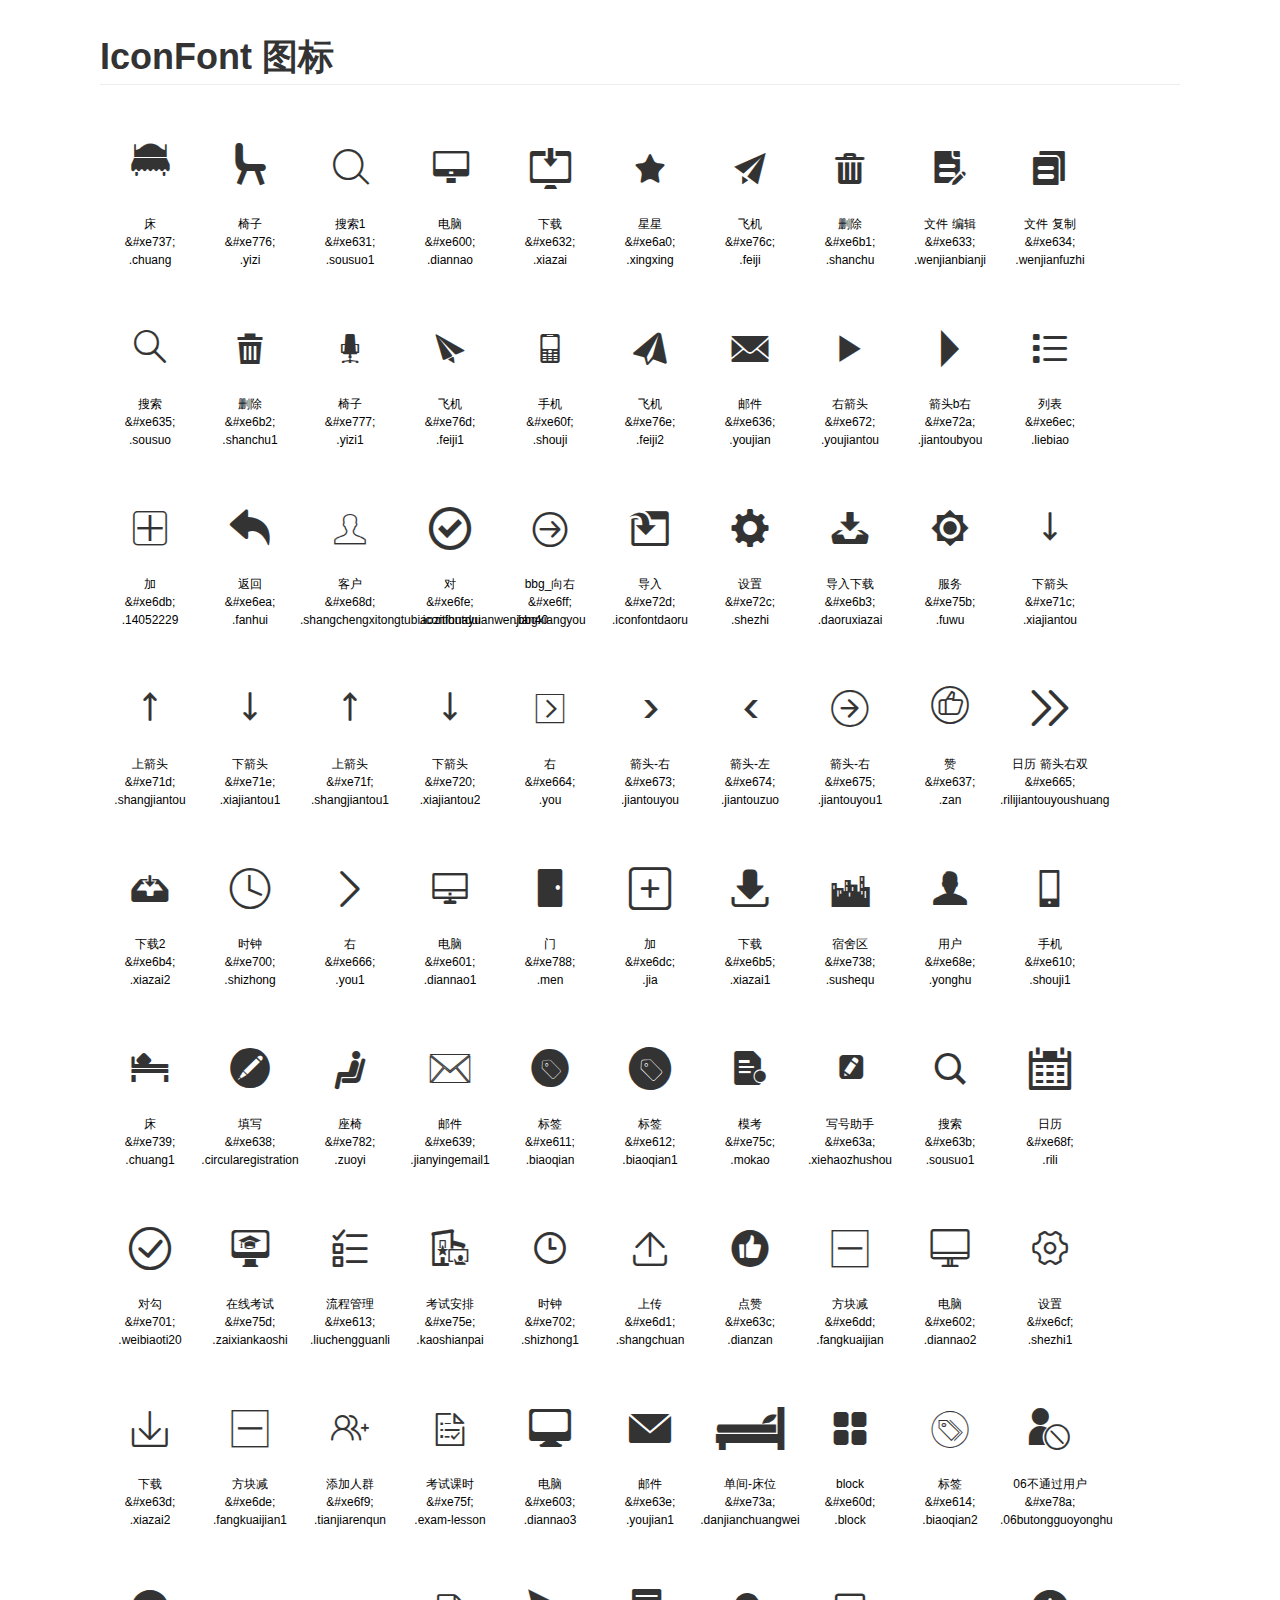
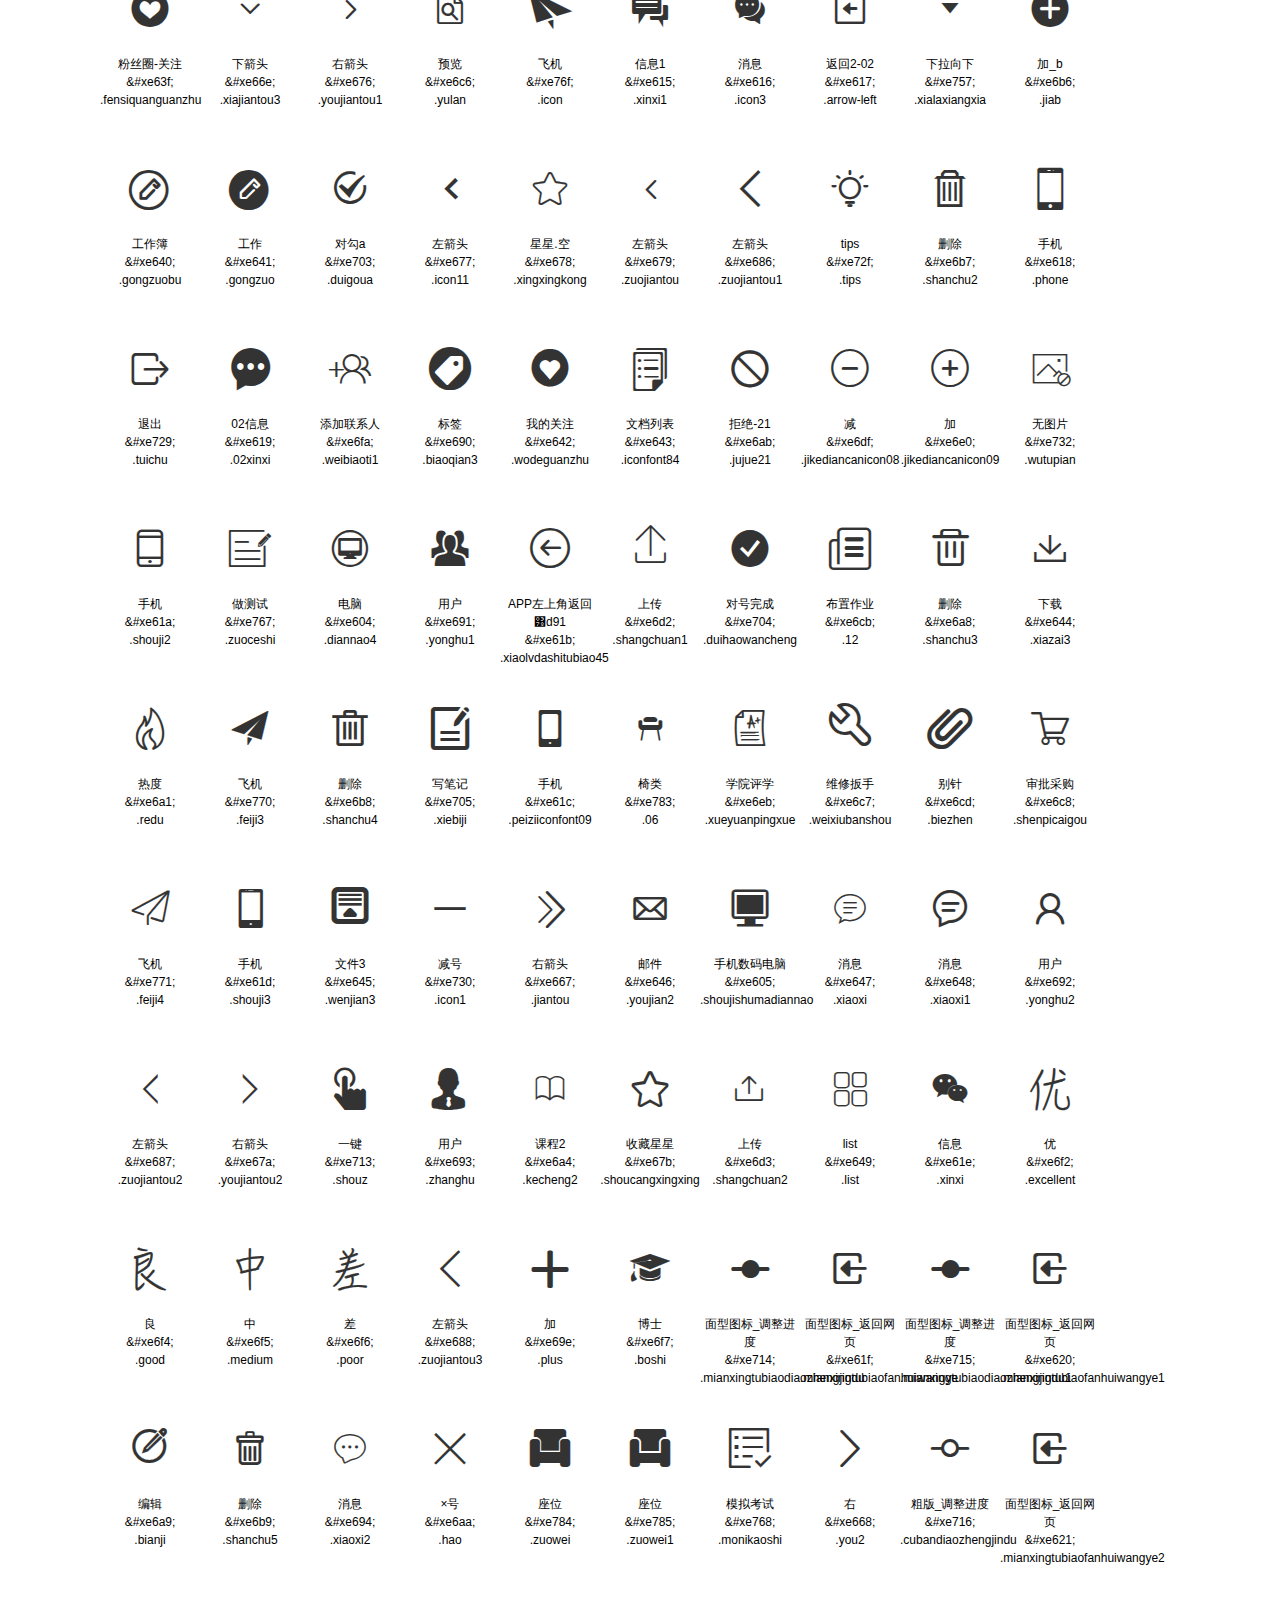
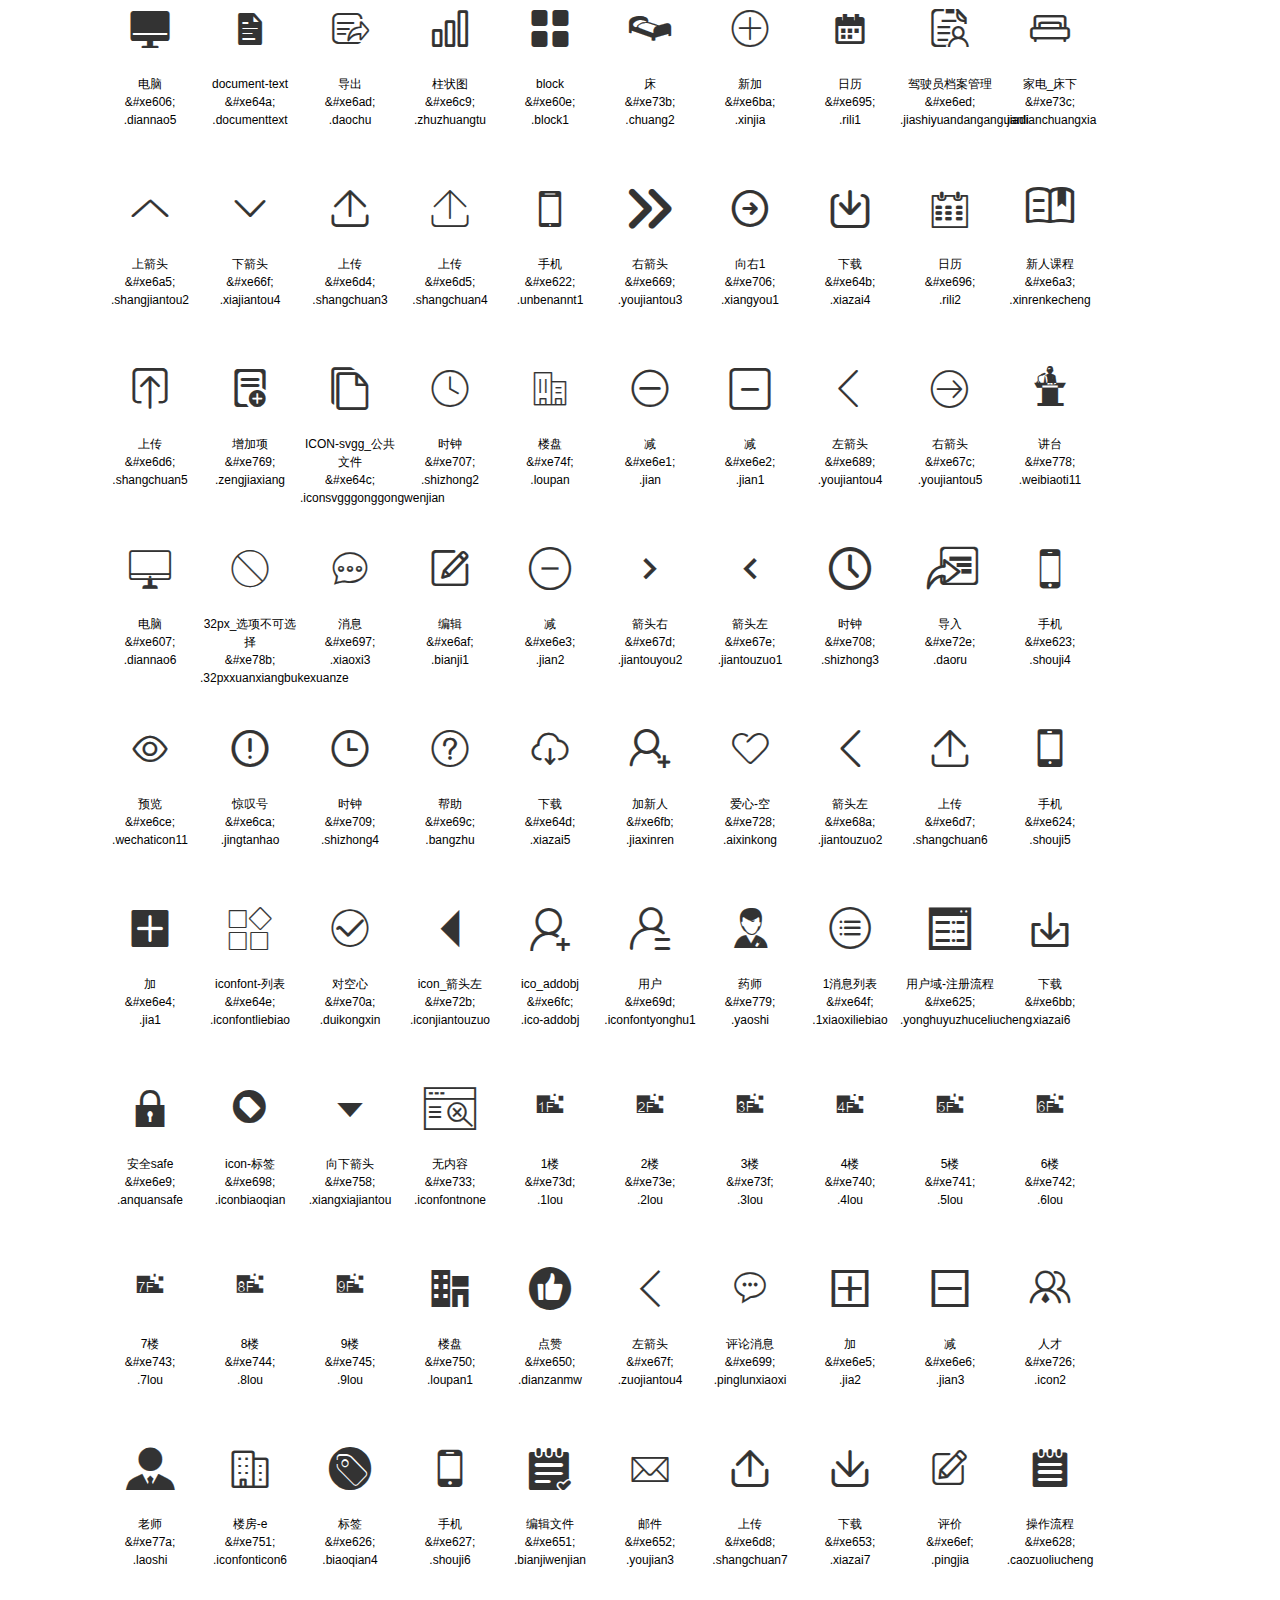
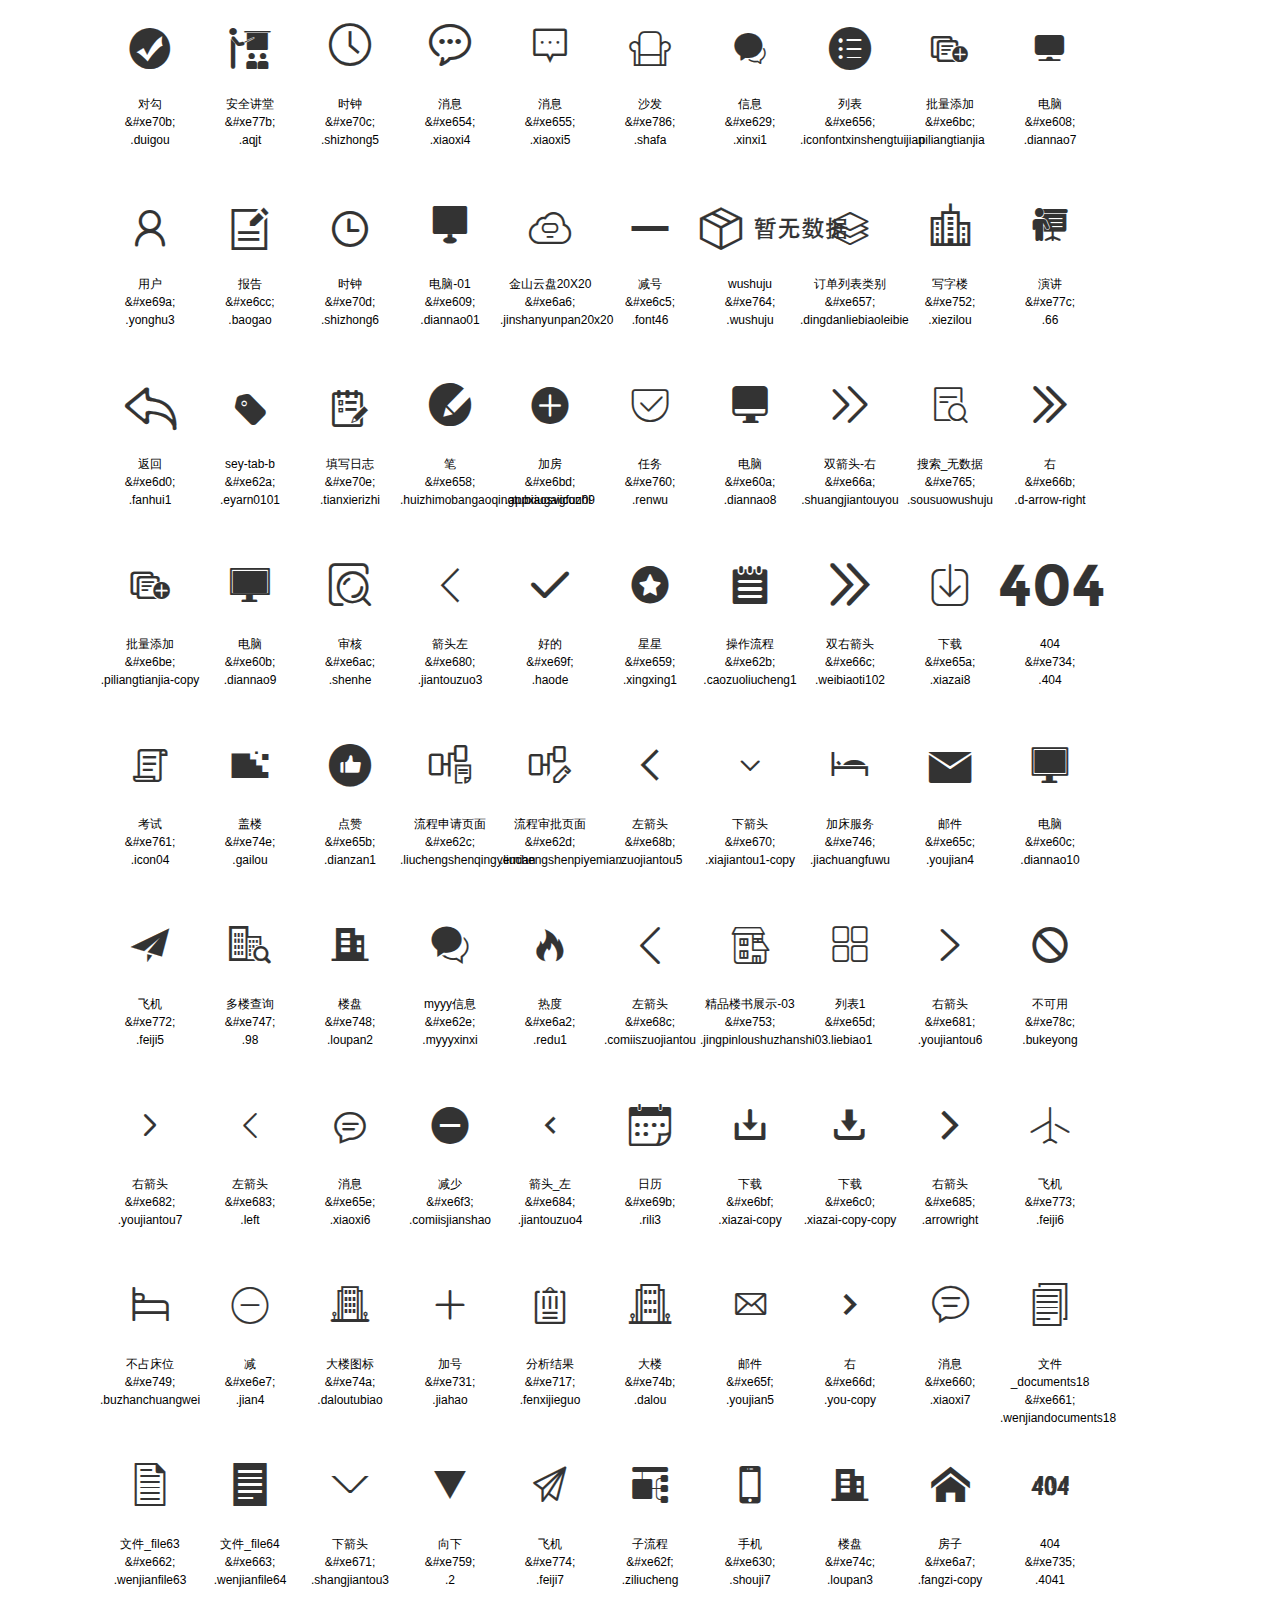
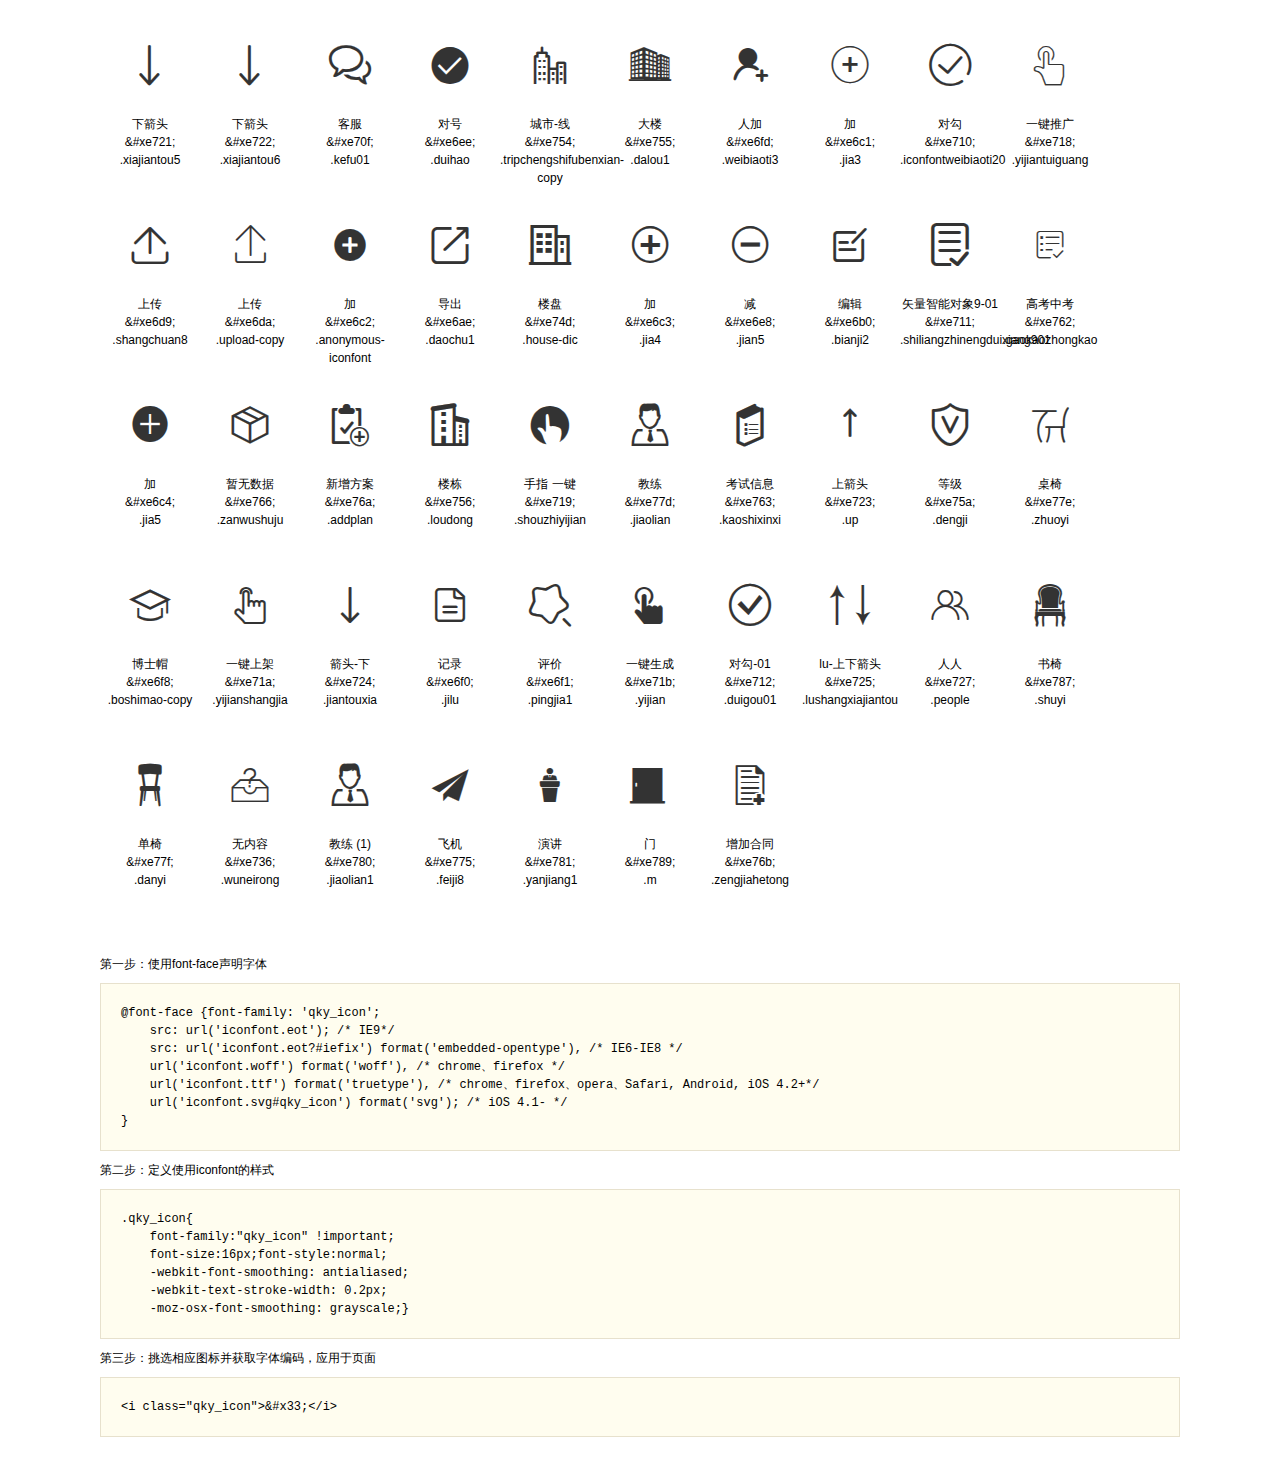
<file: API/iconfont/qkyicon_font/demo.html>
<!DOCTYPE html>
<html>
<head>
    <meta charset="utf-8"/>
    <title>IconFont</title>
    <link rel="stylesheet" href="demo.css">
    <link rel="stylesheet" href="iconfont.css">
</head>
<body>
    <div class="main">
        <h1>IconFont 图标</h1>
        <ul class="icon_lists clear">
            
                <li>
                <i class="icon qky_icon">&#xe737;</i>
                    <div class="name">床</div>
                    <div class="code">&amp;#xe737;</div>
                    <div class="fontclass">.chuang</div>
                </li>
            
                <li>
                <i class="icon qky_icon">&#xe776;</i>
                    <div class="name">椅子</div>
                    <div class="code">&amp;#xe776;</div>
                    <div class="fontclass">.yizi</div>
                </li>
            
                <li>
                <i class="icon qky_icon">&#xe631;</i>
                    <div class="name">搜索1</div>
                    <div class="code">&amp;#xe631;</div>
                    <div class="fontclass">.sousuo1</div>
                </li>
            
                <li>
                <i class="icon qky_icon">&#xe600;</i>
                    <div class="name">电脑</div>
                    <div class="code">&amp;#xe600;</div>
                    <div class="fontclass">.diannao</div>
                </li>
            
                <li>
                <i class="icon qky_icon">&#xe632;</i>
                    <div class="name">下载</div>
                    <div class="code">&amp;#xe632;</div>
                    <div class="fontclass">.xiazai</div>
                </li>
            
                <li>
                <i class="icon qky_icon">&#xe6a0;</i>
                    <div class="name">星星</div>
                    <div class="code">&amp;#xe6a0;</div>
                    <div class="fontclass">.xingxing</div>
                </li>
            
                <li>
                <i class="icon qky_icon">&#xe76c;</i>
                    <div class="name">飞机</div>
                    <div class="code">&amp;#xe76c;</div>
                    <div class="fontclass">.feiji</div>
                </li>
            
                <li>
                <i class="icon qky_icon">&#xe6b1;</i>
                    <div class="name">删除</div>
                    <div class="code">&amp;#xe6b1;</div>
                    <div class="fontclass">.shanchu</div>
                </li>
            
                <li>
                <i class="icon qky_icon">&#xe633;</i>
                    <div class="name">文件 编辑</div>
                    <div class="code">&amp;#xe633;</div>
                    <div class="fontclass">.wenjianbianji</div>
                </li>
            
                <li>
                <i class="icon qky_icon">&#xe634;</i>
                    <div class="name">文件 复制</div>
                    <div class="code">&amp;#xe634;</div>
                    <div class="fontclass">.wenjianfuzhi</div>
                </li>
            
                <li>
                <i class="icon qky_icon">&#xe635;</i>
                    <div class="name">搜索</div>
                    <div class="code">&amp;#xe635;</div>
                    <div class="fontclass">.sousuo</div>
                </li>
            
                <li>
                <i class="icon qky_icon">&#xe6b2;</i>
                    <div class="name">删除</div>
                    <div class="code">&amp;#xe6b2;</div>
                    <div class="fontclass">.shanchu1</div>
                </li>
            
                <li>
                <i class="icon qky_icon">&#xe777;</i>
                    <div class="name">椅子</div>
                    <div class="code">&amp;#xe777;</div>
                    <div class="fontclass">.yizi1</div>
                </li>
            
                <li>
                <i class="icon qky_icon">&#xe76d;</i>
                    <div class="name">飞机</div>
                    <div class="code">&amp;#xe76d;</div>
                    <div class="fontclass">.feiji1</div>
                </li>
            
                <li>
                <i class="icon qky_icon">&#xe60f;</i>
                    <div class="name">手机</div>
                    <div class="code">&amp;#xe60f;</div>
                    <div class="fontclass">.shouji</div>
                </li>
            
                <li>
                <i class="icon qky_icon">&#xe76e;</i>
                    <div class="name">飞机</div>
                    <div class="code">&amp;#xe76e;</div>
                    <div class="fontclass">.feiji2</div>
                </li>
            
                <li>
                <i class="icon qky_icon">&#xe636;</i>
                    <div class="name">邮件</div>
                    <div class="code">&amp;#xe636;</div>
                    <div class="fontclass">.youjian</div>
                </li>
            
                <li>
                <i class="icon qky_icon">&#xe672;</i>
                    <div class="name">右箭头</div>
                    <div class="code">&amp;#xe672;</div>
                    <div class="fontclass">.youjiantou</div>
                </li>
            
                <li>
                <i class="icon qky_icon">&#xe72a;</i>
                    <div class="name">箭头b右</div>
                    <div class="code">&amp;#xe72a;</div>
                    <div class="fontclass">.jiantoubyou</div>
                </li>
            
                <li>
                <i class="icon qky_icon">&#xe6ec;</i>
                    <div class="name">列表</div>
                    <div class="code">&amp;#xe6ec;</div>
                    <div class="fontclass">.liebiao</div>
                </li>
            
                <li>
                <i class="icon qky_icon">&#xe6db;</i>
                    <div class="name">加</div>
                    <div class="code">&amp;#xe6db;</div>
                    <div class="fontclass">.14052229</div>
                </li>
            
                <li>
                <i class="icon qky_icon">&#xe6ea;</i>
                    <div class="name">返回</div>
                    <div class="code">&amp;#xe6ea;</div>
                    <div class="fontclass">.fanhui</div>
                </li>
            
                <li>
                <i class="icon qky_icon">&#xe68d;</i>
                    <div class="name">客户</div>
                    <div class="code">&amp;#xe68d;</div>
                    <div class="fontclass">.shangchengxitongtubiaozitihuayuanwenjian40</div>
                </li>
            
                <li>
                <i class="icon qky_icon">&#xe6fe;</i>
                    <div class="name">对</div>
                    <div class="code">&amp;#xe6fe;</div>
                    <div class="fontclass">.iconfontdui</div>
                </li>
            
                <li>
                <i class="icon qky_icon">&#xe6ff;</i>
                    <div class="name">bbg_向右</div>
                    <div class="code">&amp;#xe6ff;</div>
                    <div class="fontclass">.bbgxiangyou</div>
                </li>
            
                <li>
                <i class="icon qky_icon">&#xe72d;</i>
                    <div class="name">导入</div>
                    <div class="code">&amp;#xe72d;</div>
                    <div class="fontclass">.iconfontdaoru</div>
                </li>
            
                <li>
                <i class="icon qky_icon">&#xe72c;</i>
                    <div class="name">设置</div>
                    <div class="code">&amp;#xe72c;</div>
                    <div class="fontclass">.shezhi</div>
                </li>
            
                <li>
                <i class="icon qky_icon">&#xe6b3;</i>
                    <div class="name">导入下载</div>
                    <div class="code">&amp;#xe6b3;</div>
                    <div class="fontclass">.daoruxiazai</div>
                </li>
            
                <li>
                <i class="icon qky_icon">&#xe75b;</i>
                    <div class="name">服务</div>
                    <div class="code">&amp;#xe75b;</div>
                    <div class="fontclass">.fuwu</div>
                </li>
            
                <li>
                <i class="icon qky_icon">&#xe71c;</i>
                    <div class="name">下箭头</div>
                    <div class="code">&amp;#xe71c;</div>
                    <div class="fontclass">.xiajiantou</div>
                </li>
            
                <li>
                <i class="icon qky_icon">&#xe71d;</i>
                    <div class="name">上箭头</div>
                    <div class="code">&amp;#xe71d;</div>
                    <div class="fontclass">.shangjiantou</div>
                </li>
            
                <li>
                <i class="icon qky_icon">&#xe71e;</i>
                    <div class="name">下箭头</div>
                    <div class="code">&amp;#xe71e;</div>
                    <div class="fontclass">.xiajiantou1</div>
                </li>
            
                <li>
                <i class="icon qky_icon">&#xe71f;</i>
                    <div class="name">上箭头</div>
                    <div class="code">&amp;#xe71f;</div>
                    <div class="fontclass">.shangjiantou1</div>
                </li>
            
                <li>
                <i class="icon qky_icon">&#xe720;</i>
                    <div class="name">下箭头</div>
                    <div class="code">&amp;#xe720;</div>
                    <div class="fontclass">.xiajiantou2</div>
                </li>
            
                <li>
                <i class="icon qky_icon">&#xe664;</i>
                    <div class="name">右</div>
                    <div class="code">&amp;#xe664;</div>
                    <div class="fontclass">.you</div>
                </li>
            
                <li>
                <i class="icon qky_icon">&#xe673;</i>
                    <div class="name">箭头-右</div>
                    <div class="code">&amp;#xe673;</div>
                    <div class="fontclass">.jiantouyou</div>
                </li>
            
                <li>
                <i class="icon qky_icon">&#xe674;</i>
                    <div class="name">箭头-左</div>
                    <div class="code">&amp;#xe674;</div>
                    <div class="fontclass">.jiantouzuo</div>
                </li>
            
                <li>
                <i class="icon qky_icon">&#xe675;</i>
                    <div class="name">箭头-右</div>
                    <div class="code">&amp;#xe675;</div>
                    <div class="fontclass">.jiantouyou1</div>
                </li>
            
                <li>
                <i class="icon qky_icon">&#xe637;</i>
                    <div class="name">赞</div>
                    <div class="code">&amp;#xe637;</div>
                    <div class="fontclass">.zan</div>
                </li>
            
                <li>
                <i class="icon qky_icon">&#xe665;</i>
                    <div class="name">日历 箭头右双</div>
                    <div class="code">&amp;#xe665;</div>
                    <div class="fontclass">.rilijiantouyoushuang</div>
                </li>
            
                <li>
                <i class="icon qky_icon">&#xe6b4;</i>
                    <div class="name">下载2</div>
                    <div class="code">&amp;#xe6b4;</div>
                    <div class="fontclass">.xiazai2</div>
                </li>
            
                <li>
                <i class="icon qky_icon">&#xe700;</i>
                    <div class="name">时钟</div>
                    <div class="code">&amp;#xe700;</div>
                    <div class="fontclass">.shizhong</div>
                </li>
            
                <li>
                <i class="icon qky_icon">&#xe666;</i>
                    <div class="name">右</div>
                    <div class="code">&amp;#xe666;</div>
                    <div class="fontclass">.you1</div>
                </li>
            
                <li>
                <i class="icon qky_icon">&#xe601;</i>
                    <div class="name">电脑</div>
                    <div class="code">&amp;#xe601;</div>
                    <div class="fontclass">.diannao1</div>
                </li>
            
                <li>
                <i class="icon qky_icon">&#xe788;</i>
                    <div class="name">门</div>
                    <div class="code">&amp;#xe788;</div>
                    <div class="fontclass">.men</div>
                </li>
            
                <li>
                <i class="icon qky_icon">&#xe6dc;</i>
                    <div class="name">加</div>
                    <div class="code">&amp;#xe6dc;</div>
                    <div class="fontclass">.jia</div>
                </li>
            
                <li>
                <i class="icon qky_icon">&#xe6b5;</i>
                    <div class="name">下载</div>
                    <div class="code">&amp;#xe6b5;</div>
                    <div class="fontclass">.xiazai1</div>
                </li>
            
                <li>
                <i class="icon qky_icon">&#xe738;</i>
                    <div class="name">宿舍区</div>
                    <div class="code">&amp;#xe738;</div>
                    <div class="fontclass">.sushequ</div>
                </li>
            
                <li>
                <i class="icon qky_icon">&#xe68e;</i>
                    <div class="name">用户</div>
                    <div class="code">&amp;#xe68e;</div>
                    <div class="fontclass">.yonghu</div>
                </li>
            
                <li>
                <i class="icon qky_icon">&#xe610;</i>
                    <div class="name">手机</div>
                    <div class="code">&amp;#xe610;</div>
                    <div class="fontclass">.shouji1</div>
                </li>
            
                <li>
                <i class="icon qky_icon">&#xe739;</i>
                    <div class="name">床</div>
                    <div class="code">&amp;#xe739;</div>
                    <div class="fontclass">.chuang1</div>
                </li>
            
                <li>
                <i class="icon qky_icon">&#xe638;</i>
                    <div class="name">填写</div>
                    <div class="code">&amp;#xe638;</div>
                    <div class="fontclass">.circularegistration</div>
                </li>
            
                <li>
                <i class="icon qky_icon">&#xe782;</i>
                    <div class="name">座椅</div>
                    <div class="code">&amp;#xe782;</div>
                    <div class="fontclass">.zuoyi</div>
                </li>
            
                <li>
                <i class="icon qky_icon">&#xe639;</i>
                    <div class="name">邮件</div>
                    <div class="code">&amp;#xe639;</div>
                    <div class="fontclass">.jianyingemail1</div>
                </li>
            
                <li>
                <i class="icon qky_icon">&#xe611;</i>
                    <div class="name">标签</div>
                    <div class="code">&amp;#xe611;</div>
                    <div class="fontclass">.biaoqian</div>
                </li>
            
                <li>
                <i class="icon qky_icon">&#xe612;</i>
                    <div class="name">标签</div>
                    <div class="code">&amp;#xe612;</div>
                    <div class="fontclass">.biaoqian1</div>
                </li>
            
                <li>
                <i class="icon qky_icon">&#xe75c;</i>
                    <div class="name">模考</div>
                    <div class="code">&amp;#xe75c;</div>
                    <div class="fontclass">.mokao</div>
                </li>
            
                <li>
                <i class="icon qky_icon">&#xe63a;</i>
                    <div class="name">写号助手</div>
                    <div class="code">&amp;#xe63a;</div>
                    <div class="fontclass">.xiehaozhushou</div>
                </li>
            
                <li>
                <i class="icon qky_icon">&#xe63b;</i>
                    <div class="name">搜索</div>
                    <div class="code">&amp;#xe63b;</div>
                    <div class="fontclass">.sousuo1</div>
                </li>
            
                <li>
                <i class="icon qky_icon">&#xe68f;</i>
                    <div class="name"> 日历</div>
                    <div class="code">&amp;#xe68f;</div>
                    <div class="fontclass">.rili</div>
                </li>
            
                <li>
                <i class="icon qky_icon">&#xe701;</i>
                    <div class="name">对勾</div>
                    <div class="code">&amp;#xe701;</div>
                    <div class="fontclass">.weibiaoti20</div>
                </li>
            
                <li>
                <i class="icon qky_icon">&#xe75d;</i>
                    <div class="name">在线考试</div>
                    <div class="code">&amp;#xe75d;</div>
                    <div class="fontclass">.zaixiankaoshi</div>
                </li>
            
                <li>
                <i class="icon qky_icon">&#xe613;</i>
                    <div class="name">流程管理</div>
                    <div class="code">&amp;#xe613;</div>
                    <div class="fontclass">.liuchengguanli</div>
                </li>
            
                <li>
                <i class="icon qky_icon">&#xe75e;</i>
                    <div class="name">考试安排</div>
                    <div class="code">&amp;#xe75e;</div>
                    <div class="fontclass">.kaoshianpai</div>
                </li>
            
                <li>
                <i class="icon qky_icon">&#xe702;</i>
                    <div class="name">时钟</div>
                    <div class="code">&amp;#xe702;</div>
                    <div class="fontclass">.shizhong1</div>
                </li>
            
                <li>
                <i class="icon qky_icon">&#xe6d1;</i>
                    <div class="name">上传</div>
                    <div class="code">&amp;#xe6d1;</div>
                    <div class="fontclass">.shangchuan</div>
                </li>
            
                <li>
                <i class="icon qky_icon">&#xe63c;</i>
                    <div class="name">点赞</div>
                    <div class="code">&amp;#xe63c;</div>
                    <div class="fontclass">.dianzan</div>
                </li>
            
                <li>
                <i class="icon qky_icon">&#xe6dd;</i>
                    <div class="name">方块减</div>
                    <div class="code">&amp;#xe6dd;</div>
                    <div class="fontclass">.fangkuaijian</div>
                </li>
            
                <li>
                <i class="icon qky_icon">&#xe602;</i>
                    <div class="name">电脑</div>
                    <div class="code">&amp;#xe602;</div>
                    <div class="fontclass">.diannao2</div>
                </li>
            
                <li>
                <i class="icon qky_icon">&#xe6cf;</i>
                    <div class="name">设置</div>
                    <div class="code">&amp;#xe6cf;</div>
                    <div class="fontclass">.shezhi1</div>
                </li>
            
                <li>
                <i class="icon qky_icon">&#xe63d;</i>
                    <div class="name">下载</div>
                    <div class="code">&amp;#xe63d;</div>
                    <div class="fontclass">.xiazai2</div>
                </li>
            
                <li>
                <i class="icon qky_icon">&#xe6de;</i>
                    <div class="name">方块减</div>
                    <div class="code">&amp;#xe6de;</div>
                    <div class="fontclass">.fangkuaijian1</div>
                </li>
            
                <li>
                <i class="icon qky_icon">&#xe6f9;</i>
                    <div class="name">添加人群</div>
                    <div class="code">&amp;#xe6f9;</div>
                    <div class="fontclass">.tianjiarenqun</div>
                </li>
            
                <li>
                <i class="icon qky_icon">&#xe75f;</i>
                    <div class="name">考试课时</div>
                    <div class="code">&amp;#xe75f;</div>
                    <div class="fontclass">.exam-lesson</div>
                </li>
            
                <li>
                <i class="icon qky_icon">&#xe603;</i>
                    <div class="name">电脑</div>
                    <div class="code">&amp;#xe603;</div>
                    <div class="fontclass">.diannao3</div>
                </li>
            
                <li>
                <i class="icon qky_icon">&#xe63e;</i>
                    <div class="name">邮件</div>
                    <div class="code">&amp;#xe63e;</div>
                    <div class="fontclass">.youjian1</div>
                </li>
            
                <li>
                <i class="icon qky_icon">&#xe73a;</i>
                    <div class="name">单间-床位</div>
                    <div class="code">&amp;#xe73a;</div>
                    <div class="fontclass">.danjianchuangwei</div>
                </li>
            
                <li>
                <i class="icon qky_icon">&#xe60d;</i>
                    <div class="name">block</div>
                    <div class="code">&amp;#xe60d;</div>
                    <div class="fontclass">.block</div>
                </li>
            
                <li>
                <i class="icon qky_icon">&#xe614;</i>
                    <div class="name">标签</div>
                    <div class="code">&amp;#xe614;</div>
                    <div class="fontclass">.biaoqian2</div>
                </li>
            
                <li>
                <i class="icon qky_icon">&#xe78a;</i>
                    <div class="name">06不通过用户</div>
                    <div class="code">&amp;#xe78a;</div>
                    <div class="fontclass">.06butongguoyonghu</div>
                </li>
            
                <li>
                <i class="icon qky_icon">&#xe63f;</i>
                    <div class="name">粉丝圈-关注</div>
                    <div class="code">&amp;#xe63f;</div>
                    <div class="fontclass">.fensiquanguanzhu</div>
                </li>
            
                <li>
                <i class="icon qky_icon">&#xe66e;</i>
                    <div class="name">下箭头</div>
                    <div class="code">&amp;#xe66e;</div>
                    <div class="fontclass">.xiajiantou3</div>
                </li>
            
                <li>
                <i class="icon qky_icon">&#xe676;</i>
                    <div class="name">右箭头</div>
                    <div class="code">&amp;#xe676;</div>
                    <div class="fontclass">.youjiantou1</div>
                </li>
            
                <li>
                <i class="icon qky_icon">&#xe6c6;</i>
                    <div class="name">预览</div>
                    <div class="code">&amp;#xe6c6;</div>
                    <div class="fontclass">.yulan</div>
                </li>
            
                <li>
                <i class="icon qky_icon">&#xe76f;</i>
                    <div class="name">飞机</div>
                    <div class="code">&amp;#xe76f;</div>
                    <div class="fontclass">.icon</div>
                </li>
            
                <li>
                <i class="icon qky_icon">&#xe615;</i>
                    <div class="name">信息1</div>
                    <div class="code">&amp;#xe615;</div>
                    <div class="fontclass">.xinxi1</div>
                </li>
            
                <li>
                <i class="icon qky_icon">&#xe616;</i>
                    <div class="name">消息</div>
                    <div class="code">&amp;#xe616;</div>
                    <div class="fontclass">.icon3</div>
                </li>
            
                <li>
                <i class="icon qky_icon">&#xe617;</i>
                    <div class="name">返回2-02</div>
                    <div class="code">&amp;#xe617;</div>
                    <div class="fontclass">.arrow-left</div>
                </li>
            
                <li>
                <i class="icon qky_icon">&#xe757;</i>
                    <div class="name">下拉向下</div>
                    <div class="code">&amp;#xe757;</div>
                    <div class="fontclass">.xialaxiangxia</div>
                </li>
            
                <li>
                <i class="icon qky_icon">&#xe6b6;</i>
                    <div class="name">加_b</div>
                    <div class="code">&amp;#xe6b6;</div>
                    <div class="fontclass">.jiab</div>
                </li>
            
                <li>
                <i class="icon qky_icon">&#xe640;</i>
                    <div class="name">工作簿</div>
                    <div class="code">&amp;#xe640;</div>
                    <div class="fontclass">.gongzuobu</div>
                </li>
            
                <li>
                <i class="icon qky_icon">&#xe641;</i>
                    <div class="name">工作</div>
                    <div class="code">&amp;#xe641;</div>
                    <div class="fontclass">.gongzuo</div>
                </li>
            
                <li>
                <i class="icon qky_icon">&#xe703;</i>
                    <div class="name">对勾a</div>
                    <div class="code">&amp;#xe703;</div>
                    <div class="fontclass">.duigoua</div>
                </li>
            
                <li>
                <i class="icon qky_icon">&#xe677;</i>
                    <div class="name"> 左箭头</div>
                    <div class="code">&amp;#xe677;</div>
                    <div class="fontclass">.icon11</div>
                </li>
            
                <li>
                <i class="icon qky_icon">&#xe678;</i>
                    <div class="name">星星.空</div>
                    <div class="code">&amp;#xe678;</div>
                    <div class="fontclass">.xingxingkong</div>
                </li>
            
                <li>
                <i class="icon qky_icon">&#xe679;</i>
                    <div class="name">左箭头</div>
                    <div class="code">&amp;#xe679;</div>
                    <div class="fontclass">.zuojiantou</div>
                </li>
            
                <li>
                <i class="icon qky_icon">&#xe686;</i>
                    <div class="name">左箭头</div>
                    <div class="code">&amp;#xe686;</div>
                    <div class="fontclass">.zuojiantou1</div>
                </li>
            
                <li>
                <i class="icon qky_icon">&#xe72f;</i>
                    <div class="name">tips</div>
                    <div class="code">&amp;#xe72f;</div>
                    <div class="fontclass">.tips</div>
                </li>
            
                <li>
                <i class="icon qky_icon">&#xe6b7;</i>
                    <div class="name">删除</div>
                    <div class="code">&amp;#xe6b7;</div>
                    <div class="fontclass">.shanchu2</div>
                </li>
            
                <li>
                <i class="icon qky_icon">&#xe618;</i>
                    <div class="name">手机</div>
                    <div class="code">&amp;#xe618;</div>
                    <div class="fontclass">.phone</div>
                </li>
            
                <li>
                <i class="icon qky_icon">&#xe729;</i>
                    <div class="name">退出</div>
                    <div class="code">&amp;#xe729;</div>
                    <div class="fontclass">.tuichu</div>
                </li>
            
                <li>
                <i class="icon qky_icon">&#xe619;</i>
                    <div class="name">02信息</div>
                    <div class="code">&amp;#xe619;</div>
                    <div class="fontclass">.02xinxi</div>
                </li>
            
                <li>
                <i class="icon qky_icon">&#xe6fa;</i>
                    <div class="name">添加联系人</div>
                    <div class="code">&amp;#xe6fa;</div>
                    <div class="fontclass">.weibiaoti1</div>
                </li>
            
                <li>
                <i class="icon qky_icon">&#xe690;</i>
                    <div class="name">标签</div>
                    <div class="code">&amp;#xe690;</div>
                    <div class="fontclass">.biaoqian3</div>
                </li>
            
                <li>
                <i class="icon qky_icon">&#xe642;</i>
                    <div class="name">我的关注</div>
                    <div class="code">&amp;#xe642;</div>
                    <div class="fontclass">.wodeguanzhu</div>
                </li>
            
                <li>
                <i class="icon qky_icon">&#xe643;</i>
                    <div class="name">文档列表</div>
                    <div class="code">&amp;#xe643;</div>
                    <div class="fontclass">.iconfont84</div>
                </li>
            
                <li>
                <i class="icon qky_icon">&#xe6ab;</i>
                    <div class="name">拒绝-21</div>
                    <div class="code">&amp;#xe6ab;</div>
                    <div class="fontclass">.jujue21</div>
                </li>
            
                <li>
                <i class="icon qky_icon">&#xe6df;</i>
                    <div class="name">减</div>
                    <div class="code">&amp;#xe6df;</div>
                    <div class="fontclass">.jikediancanicon08</div>
                </li>
            
                <li>
                <i class="icon qky_icon">&#xe6e0;</i>
                    <div class="name">加</div>
                    <div class="code">&amp;#xe6e0;</div>
                    <div class="fontclass">.jikediancanicon09</div>
                </li>
            
                <li>
                <i class="icon qky_icon">&#xe732;</i>
                    <div class="name">无图片</div>
                    <div class="code">&amp;#xe732;</div>
                    <div class="fontclass">.wutupian</div>
                </li>
            
                <li>
                <i class="icon qky_icon">&#xe61a;</i>
                    <div class="name">手机</div>
                    <div class="code">&amp;#xe61a;</div>
                    <div class="fontclass">.shouji2</div>
                </li>
            
                <li>
                <i class="icon qky_icon">&#xe767;</i>
                    <div class="name">做测试</div>
                    <div class="code">&amp;#xe767;</div>
                    <div class="fontclass">.zuoceshi</div>
                </li>
            
                <li>
                <i class="icon qky_icon">&#xe604;</i>
                    <div class="name">电脑</div>
                    <div class="code">&amp;#xe604;</div>
                    <div class="fontclass">.diannao4</div>
                </li>
            
                <li>
                <i class="icon qky_icon">&#xe691;</i>
                    <div class="name">用户</div>
                    <div class="code">&amp;#xe691;</div>
                    <div class="fontclass">.yonghu1</div>
                </li>
            
                <li>
                <i class="icon qky_icon">&#xe61b;</i>
                    <div class="name">APP左上角返回&#888d91</div>
                    <div class="code">&amp;#xe61b;</div>
                    <div class="fontclass">.xiaolvdashitubiao45</div>
                </li>
            
                <li>
                <i class="icon qky_icon">&#xe6d2;</i>
                    <div class="name">上传</div>
                    <div class="code">&amp;#xe6d2;</div>
                    <div class="fontclass">.shangchuan1</div>
                </li>
            
                <li>
                <i class="icon qky_icon">&#xe704;</i>
                    <div class="name">对号完成</div>
                    <div class="code">&amp;#xe704;</div>
                    <div class="fontclass">.duihaowancheng</div>
                </li>
            
                <li>
                <i class="icon qky_icon">&#xe6cb;</i>
                    <div class="name">布置作业</div>
                    <div class="code">&amp;#xe6cb;</div>
                    <div class="fontclass">.12</div>
                </li>
            
                <li>
                <i class="icon qky_icon">&#xe6a8;</i>
                    <div class="name">删除</div>
                    <div class="code">&amp;#xe6a8;</div>
                    <div class="fontclass">.shanchu3</div>
                </li>
            
                <li>
                <i class="icon qky_icon">&#xe644;</i>
                    <div class="name">下载</div>
                    <div class="code">&amp;#xe644;</div>
                    <div class="fontclass">.xiazai3</div>
                </li>
            
                <li>
                <i class="icon qky_icon">&#xe6a1;</i>
                    <div class="name">热度</div>
                    <div class="code">&amp;#xe6a1;</div>
                    <div class="fontclass">.redu</div>
                </li>
            
                <li>
                <i class="icon qky_icon">&#xe770;</i>
                    <div class="name">飞机</div>
                    <div class="code">&amp;#xe770;</div>
                    <div class="fontclass">.feiji3</div>
                </li>
            
                <li>
                <i class="icon qky_icon">&#xe6b8;</i>
                    <div class="name">删除</div>
                    <div class="code">&amp;#xe6b8;</div>
                    <div class="fontclass">.shanchu4</div>
                </li>
            
                <li>
                <i class="icon qky_icon">&#xe705;</i>
                    <div class="name">写笔记</div>
                    <div class="code">&amp;#xe705;</div>
                    <div class="fontclass">.xiebiji</div>
                </li>
            
                <li>
                <i class="icon qky_icon">&#xe61c;</i>
                    <div class="name">手机</div>
                    <div class="code">&amp;#xe61c;</div>
                    <div class="fontclass">.peiziiconfont09</div>
                </li>
            
                <li>
                <i class="icon qky_icon">&#xe783;</i>
                    <div class="name">椅类</div>
                    <div class="code">&amp;#xe783;</div>
                    <div class="fontclass">.06</div>
                </li>
            
                <li>
                <i class="icon qky_icon">&#xe6eb;</i>
                    <div class="name">学院评学</div>
                    <div class="code">&amp;#xe6eb;</div>
                    <div class="fontclass">.xueyuanpingxue</div>
                </li>
            
                <li>
                <i class="icon qky_icon">&#xe6c7;</i>
                    <div class="name">维修扳手</div>
                    <div class="code">&amp;#xe6c7;</div>
                    <div class="fontclass">.weixiubanshou</div>
                </li>
            
                <li>
                <i class="icon qky_icon">&#xe6cd;</i>
                    <div class="name">别针</div>
                    <div class="code">&amp;#xe6cd;</div>
                    <div class="fontclass">.biezhen</div>
                </li>
            
                <li>
                <i class="icon qky_icon">&#xe6c8;</i>
                    <div class="name">审批采购</div>
                    <div class="code">&amp;#xe6c8;</div>
                    <div class="fontclass">.shenpicaigou</div>
                </li>
            
                <li>
                <i class="icon qky_icon">&#xe771;</i>
                    <div class="name">飞机</div>
                    <div class="code">&amp;#xe771;</div>
                    <div class="fontclass">.feiji4</div>
                </li>
            
                <li>
                <i class="icon qky_icon">&#xe61d;</i>
                    <div class="name">手机</div>
                    <div class="code">&amp;#xe61d;</div>
                    <div class="fontclass">.shouji3</div>
                </li>
            
                <li>
                <i class="icon qky_icon">&#xe645;</i>
                    <div class="name">文件3</div>
                    <div class="code">&amp;#xe645;</div>
                    <div class="fontclass">.wenjian3</div>
                </li>
            
                <li>
                <i class="icon qky_icon">&#xe730;</i>
                    <div class="name">减号</div>
                    <div class="code">&amp;#xe730;</div>
                    <div class="fontclass">.icon1</div>
                </li>
            
                <li>
                <i class="icon qky_icon">&#xe667;</i>
                    <div class="name">右箭头</div>
                    <div class="code">&amp;#xe667;</div>
                    <div class="fontclass">.jiantou</div>
                </li>
            
                <li>
                <i class="icon qky_icon">&#xe646;</i>
                    <div class="name">邮件</div>
                    <div class="code">&amp;#xe646;</div>
                    <div class="fontclass">.youjian2</div>
                </li>
            
                <li>
                <i class="icon qky_icon">&#xe605;</i>
                    <div class="name">手机数码电脑</div>
                    <div class="code">&amp;#xe605;</div>
                    <div class="fontclass">.shoujishumadiannao</div>
                </li>
            
                <li>
                <i class="icon qky_icon">&#xe647;</i>
                    <div class="name">消息</div>
                    <div class="code">&amp;#xe647;</div>
                    <div class="fontclass">.xiaoxi</div>
                </li>
            
                <li>
                <i class="icon qky_icon">&#xe648;</i>
                    <div class="name">消息</div>
                    <div class="code">&amp;#xe648;</div>
                    <div class="fontclass">.xiaoxi1</div>
                </li>
            
                <li>
                <i class="icon qky_icon">&#xe692;</i>
                    <div class="name">用户</div>
                    <div class="code">&amp;#xe692;</div>
                    <div class="fontclass">.yonghu2</div>
                </li>
            
                <li>
                <i class="icon qky_icon">&#xe687;</i>
                    <div class="name">左箭头</div>
                    <div class="code">&amp;#xe687;</div>
                    <div class="fontclass">.zuojiantou2</div>
                </li>
            
                <li>
                <i class="icon qky_icon">&#xe67a;</i>
                    <div class="name">右箭头</div>
                    <div class="code">&amp;#xe67a;</div>
                    <div class="fontclass">.youjiantou2</div>
                </li>
            
                <li>
                <i class="icon qky_icon">&#xe713;</i>
                    <div class="name">一键</div>
                    <div class="code">&amp;#xe713;</div>
                    <div class="fontclass">.shouz</div>
                </li>
            
                <li>
                <i class="icon qky_icon">&#xe693;</i>
                    <div class="name">用户</div>
                    <div class="code">&amp;#xe693;</div>
                    <div class="fontclass">.zhanghu</div>
                </li>
            
                <li>
                <i class="icon qky_icon">&#xe6a4;</i>
                    <div class="name">课程2</div>
                    <div class="code">&amp;#xe6a4;</div>
                    <div class="fontclass">.kecheng2</div>
                </li>
            
                <li>
                <i class="icon qky_icon">&#xe67b;</i>
                    <div class="name">收藏星星</div>
                    <div class="code">&amp;#xe67b;</div>
                    <div class="fontclass">.shoucangxingxing</div>
                </li>
            
                <li>
                <i class="icon qky_icon">&#xe6d3;</i>
                    <div class="name">上传</div>
                    <div class="code">&amp;#xe6d3;</div>
                    <div class="fontclass">.shangchuan2</div>
                </li>
            
                <li>
                <i class="icon qky_icon">&#xe649;</i>
                    <div class="name">list</div>
                    <div class="code">&amp;#xe649;</div>
                    <div class="fontclass">.list</div>
                </li>
            
                <li>
                <i class="icon qky_icon">&#xe61e;</i>
                    <div class="name">信息</div>
                    <div class="code">&amp;#xe61e;</div>
                    <div class="fontclass">.xinxi</div>
                </li>
            
                <li>
                <i class="icon qky_icon">&#xe6f2;</i>
                    <div class="name">优</div>
                    <div class="code">&amp;#xe6f2;</div>
                    <div class="fontclass">.excellent</div>
                </li>
            
                <li>
                <i class="icon qky_icon">&#xe6f4;</i>
                    <div class="name">良</div>
                    <div class="code">&amp;#xe6f4;</div>
                    <div class="fontclass">.good</div>
                </li>
            
                <li>
                <i class="icon qky_icon">&#xe6f5;</i>
                    <div class="name">中</div>
                    <div class="code">&amp;#xe6f5;</div>
                    <div class="fontclass">.medium</div>
                </li>
            
                <li>
                <i class="icon qky_icon">&#xe6f6;</i>
                    <div class="name">差</div>
                    <div class="code">&amp;#xe6f6;</div>
                    <div class="fontclass">.poor</div>
                </li>
            
                <li>
                <i class="icon qky_icon">&#xe688;</i>
                    <div class="name">左箭头</div>
                    <div class="code">&amp;#xe688;</div>
                    <div class="fontclass">.zuojiantou3</div>
                </li>
            
                <li>
                <i class="icon qky_icon">&#xe69e;</i>
                    <div class="name"> 加</div>
                    <div class="code">&amp;#xe69e;</div>
                    <div class="fontclass">.plus</div>
                </li>
            
                <li>
                <i class="icon qky_icon">&#xe6f7;</i>
                    <div class="name">博士</div>
                    <div class="code">&amp;#xe6f7;</div>
                    <div class="fontclass">.boshi</div>
                </li>
            
                <li>
                <i class="icon qky_icon">&#xe714;</i>
                    <div class="name">面型图标_调整进度</div>
                    <div class="code">&amp;#xe714;</div>
                    <div class="fontclass">.mianxingtubiaodiaozhengjindu</div>
                </li>
            
                <li>
                <i class="icon qky_icon">&#xe61f;</i>
                    <div class="name">面型图标_返回网页</div>
                    <div class="code">&amp;#xe61f;</div>
                    <div class="fontclass">.mianxingtubiaofanhuiwangye</div>
                </li>
            
                <li>
                <i class="icon qky_icon">&#xe715;</i>
                    <div class="name">面型图标_调整进度</div>
                    <div class="code">&amp;#xe715;</div>
                    <div class="fontclass">.mianxingtubiaodiaozhengjindu1</div>
                </li>
            
                <li>
                <i class="icon qky_icon">&#xe620;</i>
                    <div class="name">面型图标_返回网页</div>
                    <div class="code">&amp;#xe620;</div>
                    <div class="fontclass">.mianxingtubiaofanhuiwangye1</div>
                </li>
            
                <li>
                <i class="icon qky_icon">&#xe6a9;</i>
                    <div class="name">编辑</div>
                    <div class="code">&amp;#xe6a9;</div>
                    <div class="fontclass">.bianji</div>
                </li>
            
                <li>
                <i class="icon qky_icon">&#xe6b9;</i>
                    <div class="name">删除</div>
                    <div class="code">&amp;#xe6b9;</div>
                    <div class="fontclass">.shanchu5</div>
                </li>
            
                <li>
                <i class="icon qky_icon">&#xe694;</i>
                    <div class="name">消息</div>
                    <div class="code">&amp;#xe694;</div>
                    <div class="fontclass">.xiaoxi2</div>
                </li>
            
                <li>
                <i class="icon qky_icon">&#xe6aa;</i>
                    <div class="name">×号</div>
                    <div class="code">&amp;#xe6aa;</div>
                    <div class="fontclass">.hao</div>
                </li>
            
                <li>
                <i class="icon qky_icon">&#xe784;</i>
                    <div class="name">座位</div>
                    <div class="code">&amp;#xe784;</div>
                    <div class="fontclass">.zuowei</div>
                </li>
            
                <li>
                <i class="icon qky_icon">&#xe785;</i>
                    <div class="name">座位</div>
                    <div class="code">&amp;#xe785;</div>
                    <div class="fontclass">.zuowei1</div>
                </li>
            
                <li>
                <i class="icon qky_icon">&#xe768;</i>
                    <div class="name">模拟考试</div>
                    <div class="code">&amp;#xe768;</div>
                    <div class="fontclass">.monikaoshi</div>
                </li>
            
                <li>
                <i class="icon qky_icon">&#xe668;</i>
                    <div class="name">右</div>
                    <div class="code">&amp;#xe668;</div>
                    <div class="fontclass">.you2</div>
                </li>
            
                <li>
                <i class="icon qky_icon">&#xe716;</i>
                    <div class="name">粗版_调整进度</div>
                    <div class="code">&amp;#xe716;</div>
                    <div class="fontclass">.cubandiaozhengjindu</div>
                </li>
            
                <li>
                <i class="icon qky_icon">&#xe621;</i>
                    <div class="name">面型图标_返回网页</div>
                    <div class="code">&amp;#xe621;</div>
                    <div class="fontclass">.mianxingtubiaofanhuiwangye2</div>
                </li>
            
                <li>
                <i class="icon qky_icon">&#xe606;</i>
                    <div class="name">电脑</div>
                    <div class="code">&amp;#xe606;</div>
                    <div class="fontclass">.diannao5</div>
                </li>
            
                <li>
                <i class="icon qky_icon">&#xe64a;</i>
                    <div class="name">document-text</div>
                    <div class="code">&amp;#xe64a;</div>
                    <div class="fontclass">.documenttext</div>
                </li>
            
                <li>
                <i class="icon qky_icon">&#xe6ad;</i>
                    <div class="name">导出</div>
                    <div class="code">&amp;#xe6ad;</div>
                    <div class="fontclass">.daochu</div>
                </li>
            
                <li>
                <i class="icon qky_icon">&#xe6c9;</i>
                    <div class="name">柱状图</div>
                    <div class="code">&amp;#xe6c9;</div>
                    <div class="fontclass">.zhuzhuangtu</div>
                </li>
            
                <li>
                <i class="icon qky_icon">&#xe60e;</i>
                    <div class="name">block</div>
                    <div class="code">&amp;#xe60e;</div>
                    <div class="fontclass">.block1</div>
                </li>
            
                <li>
                <i class="icon qky_icon">&#xe73b;</i>
                    <div class="name">床</div>
                    <div class="code">&amp;#xe73b;</div>
                    <div class="fontclass">.chuang2</div>
                </li>
            
                <li>
                <i class="icon qky_icon">&#xe6ba;</i>
                    <div class="name">新加</div>
                    <div class="code">&amp;#xe6ba;</div>
                    <div class="fontclass">.xinjia</div>
                </li>
            
                <li>
                <i class="icon qky_icon">&#xe695;</i>
                    <div class="name">日历</div>
                    <div class="code">&amp;#xe695;</div>
                    <div class="fontclass">.rili1</div>
                </li>
            
                <li>
                <i class="icon qky_icon">&#xe6ed;</i>
                    <div class="name">驾驶员档案管理</div>
                    <div class="code">&amp;#xe6ed;</div>
                    <div class="fontclass">.jiashiyuandanganguanli</div>
                </li>
            
                <li>
                <i class="icon qky_icon">&#xe73c;</i>
                    <div class="name">家电_床下</div>
                    <div class="code">&amp;#xe73c;</div>
                    <div class="fontclass">.jiadianchuangxia</div>
                </li>
            
                <li>
                <i class="icon qky_icon">&#xe6a5;</i>
                    <div class="name">上箭头</div>
                    <div class="code">&amp;#xe6a5;</div>
                    <div class="fontclass">.shangjiantou2</div>
                </li>
            
                <li>
                <i class="icon qky_icon">&#xe66f;</i>
                    <div class="name">下箭头</div>
                    <div class="code">&amp;#xe66f;</div>
                    <div class="fontclass">.xiajiantou4</div>
                </li>
            
                <li>
                <i class="icon qky_icon">&#xe6d4;</i>
                    <div class="name">上传</div>
                    <div class="code">&amp;#xe6d4;</div>
                    <div class="fontclass">.shangchuan3</div>
                </li>
            
                <li>
                <i class="icon qky_icon">&#xe6d5;</i>
                    <div class="name">上传</div>
                    <div class="code">&amp;#xe6d5;</div>
                    <div class="fontclass">.shangchuan4</div>
                </li>
            
                <li>
                <i class="icon qky_icon">&#xe622;</i>
                    <div class="name">手机</div>
                    <div class="code">&amp;#xe622;</div>
                    <div class="fontclass">.unbenannt1</div>
                </li>
            
                <li>
                <i class="icon qky_icon">&#xe669;</i>
                    <div class="name">右箭头</div>
                    <div class="code">&amp;#xe669;</div>
                    <div class="fontclass">.youjiantou3</div>
                </li>
            
                <li>
                <i class="icon qky_icon">&#xe706;</i>
                    <div class="name">向右1</div>
                    <div class="code">&amp;#xe706;</div>
                    <div class="fontclass">.xiangyou1</div>
                </li>
            
                <li>
                <i class="icon qky_icon">&#xe64b;</i>
                    <div class="name">下载</div>
                    <div class="code">&amp;#xe64b;</div>
                    <div class="fontclass">.xiazai4</div>
                </li>
            
                <li>
                <i class="icon qky_icon">&#xe696;</i>
                    <div class="name">日历</div>
                    <div class="code">&amp;#xe696;</div>
                    <div class="fontclass">.rili2</div>
                </li>
            
                <li>
                <i class="icon qky_icon">&#xe6a3;</i>
                    <div class="name">新人课程</div>
                    <div class="code">&amp;#xe6a3;</div>
                    <div class="fontclass">.xinrenkecheng</div>
                </li>
            
                <li>
                <i class="icon qky_icon">&#xe6d6;</i>
                    <div class="name">上传</div>
                    <div class="code">&amp;#xe6d6;</div>
                    <div class="fontclass">.shangchuan5</div>
                </li>
            
                <li>
                <i class="icon qky_icon">&#xe769;</i>
                    <div class="name">增加项</div>
                    <div class="code">&amp;#xe769;</div>
                    <div class="fontclass">.zengjiaxiang</div>
                </li>
            
                <li>
                <i class="icon qky_icon">&#xe64c;</i>
                    <div class="name">ICON-svgg_公共文件</div>
                    <div class="code">&amp;#xe64c;</div>
                    <div class="fontclass">.iconsvgggonggongwenjian</div>
                </li>
            
                <li>
                <i class="icon qky_icon">&#xe707;</i>
                    <div class="name">时钟</div>
                    <div class="code">&amp;#xe707;</div>
                    <div class="fontclass">.shizhong2</div>
                </li>
            
                <li>
                <i class="icon qky_icon">&#xe74f;</i>
                    <div class="name">楼盘</div>
                    <div class="code">&amp;#xe74f;</div>
                    <div class="fontclass">.loupan</div>
                </li>
            
                <li>
                <i class="icon qky_icon">&#xe6e1;</i>
                    <div class="name">减</div>
                    <div class="code">&amp;#xe6e1;</div>
                    <div class="fontclass">.jian</div>
                </li>
            
                <li>
                <i class="icon qky_icon">&#xe6e2;</i>
                    <div class="name">减</div>
                    <div class="code">&amp;#xe6e2;</div>
                    <div class="fontclass">.jian1</div>
                </li>
            
                <li>
                <i class="icon qky_icon">&#xe689;</i>
                    <div class="name">左箭头</div>
                    <div class="code">&amp;#xe689;</div>
                    <div class="fontclass">.youjiantou4</div>
                </li>
            
                <li>
                <i class="icon qky_icon">&#xe67c;</i>
                    <div class="name">右箭头</div>
                    <div class="code">&amp;#xe67c;</div>
                    <div class="fontclass">.youjiantou5</div>
                </li>
            
                <li>
                <i class="icon qky_icon">&#xe778;</i>
                    <div class="name">讲台</div>
                    <div class="code">&amp;#xe778;</div>
                    <div class="fontclass">.weibiaoti11</div>
                </li>
            
                <li>
                <i class="icon qky_icon">&#xe607;</i>
                    <div class="name">电脑</div>
                    <div class="code">&amp;#xe607;</div>
                    <div class="fontclass">.diannao6</div>
                </li>
            
                <li>
                <i class="icon qky_icon">&#xe78b;</i>
                    <div class="name">32px_选项不可选择</div>
                    <div class="code">&amp;#xe78b;</div>
                    <div class="fontclass">.32pxxuanxiangbukexuanze</div>
                </li>
            
                <li>
                <i class="icon qky_icon">&#xe697;</i>
                    <div class="name">消息</div>
                    <div class="code">&amp;#xe697;</div>
                    <div class="fontclass">.xiaoxi3</div>
                </li>
            
                <li>
                <i class="icon qky_icon">&#xe6af;</i>
                    <div class="name">编辑</div>
                    <div class="code">&amp;#xe6af;</div>
                    <div class="fontclass">.bianji1</div>
                </li>
            
                <li>
                <i class="icon qky_icon">&#xe6e3;</i>
                    <div class="name">减</div>
                    <div class="code">&amp;#xe6e3;</div>
                    <div class="fontclass">.jian2</div>
                </li>
            
                <li>
                <i class="icon qky_icon">&#xe67d;</i>
                    <div class="name">箭头右</div>
                    <div class="code">&amp;#xe67d;</div>
                    <div class="fontclass">.jiantouyou2</div>
                </li>
            
                <li>
                <i class="icon qky_icon">&#xe67e;</i>
                    <div class="name">箭头左</div>
                    <div class="code">&amp;#xe67e;</div>
                    <div class="fontclass">.jiantouzuo1</div>
                </li>
            
                <li>
                <i class="icon qky_icon">&#xe708;</i>
                    <div class="name">时钟</div>
                    <div class="code">&amp;#xe708;</div>
                    <div class="fontclass">.shizhong3</div>
                </li>
            
                <li>
                <i class="icon qky_icon">&#xe72e;</i>
                    <div class="name">导入</div>
                    <div class="code">&amp;#xe72e;</div>
                    <div class="fontclass">.daoru</div>
                </li>
            
                <li>
                <i class="icon qky_icon">&#xe623;</i>
                    <div class="name">手机</div>
                    <div class="code">&amp;#xe623;</div>
                    <div class="fontclass">.shouji4</div>
                </li>
            
                <li>
                <i class="icon qky_icon">&#xe6ce;</i>
                    <div class="name">预览</div>
                    <div class="code">&amp;#xe6ce;</div>
                    <div class="fontclass">.wechaticon11</div>
                </li>
            
                <li>
                <i class="icon qky_icon">&#xe6ca;</i>
                    <div class="name">惊叹号</div>
                    <div class="code">&amp;#xe6ca;</div>
                    <div class="fontclass">.jingtanhao</div>
                </li>
            
                <li>
                <i class="icon qky_icon">&#xe709;</i>
                    <div class="name">时钟</div>
                    <div class="code">&amp;#xe709;</div>
                    <div class="fontclass">.shizhong4</div>
                </li>
            
                <li>
                <i class="icon qky_icon">&#xe69c;</i>
                    <div class="name">帮助</div>
                    <div class="code">&amp;#xe69c;</div>
                    <div class="fontclass">.bangzhu</div>
                </li>
            
                <li>
                <i class="icon qky_icon">&#xe64d;</i>
                    <div class="name">下载</div>
                    <div class="code">&amp;#xe64d;</div>
                    <div class="fontclass">.xiazai5</div>
                </li>
            
                <li>
                <i class="icon qky_icon">&#xe6fb;</i>
                    <div class="name">加新人</div>
                    <div class="code">&amp;#xe6fb;</div>
                    <div class="fontclass">.jiaxinren</div>
                </li>
            
                <li>
                <i class="icon qky_icon">&#xe728;</i>
                    <div class="name">爱心-空</div>
                    <div class="code">&amp;#xe728;</div>
                    <div class="fontclass">.aixinkong</div>
                </li>
            
                <li>
                <i class="icon qky_icon">&#xe68a;</i>
                    <div class="name">箭头左</div>
                    <div class="code">&amp;#xe68a;</div>
                    <div class="fontclass">.jiantouzuo2</div>
                </li>
            
                <li>
                <i class="icon qky_icon">&#xe6d7;</i>
                    <div class="name">上传</div>
                    <div class="code">&amp;#xe6d7;</div>
                    <div class="fontclass">.shangchuan6</div>
                </li>
            
                <li>
                <i class="icon qky_icon">&#xe624;</i>
                    <div class="name">手机</div>
                    <div class="code">&amp;#xe624;</div>
                    <div class="fontclass">.shouji5</div>
                </li>
            
                <li>
                <i class="icon qky_icon">&#xe6e4;</i>
                    <div class="name">加</div>
                    <div class="code">&amp;#xe6e4;</div>
                    <div class="fontclass">.jia1</div>
                </li>
            
                <li>
                <i class="icon qky_icon">&#xe64e;</i>
                    <div class="name">iconfont-列表</div>
                    <div class="code">&amp;#xe64e;</div>
                    <div class="fontclass">.iconfontliebiao</div>
                </li>
            
                <li>
                <i class="icon qky_icon">&#xe70a;</i>
                    <div class="name">对空心</div>
                    <div class="code">&amp;#xe70a;</div>
                    <div class="fontclass">.duikongxin</div>
                </li>
            
                <li>
                <i class="icon qky_icon">&#xe72b;</i>
                    <div class="name">icon_箭头左</div>
                    <div class="code">&amp;#xe72b;</div>
                    <div class="fontclass">.iconjiantouzuo</div>
                </li>
            
                <li>
                <i class="icon qky_icon">&#xe6fc;</i>
                    <div class="name">ico_addobj</div>
                    <div class="code">&amp;#xe6fc;</div>
                    <div class="fontclass">.ico-addobj</div>
                </li>
            
                <li>
                <i class="icon qky_icon">&#xe69d;</i>
                    <div class="name">用户</div>
                    <div class="code">&amp;#xe69d;</div>
                    <div class="fontclass">.iconfontyonghu1</div>
                </li>
            
                <li>
                <i class="icon qky_icon">&#xe779;</i>
                    <div class="name">药师</div>
                    <div class="code">&amp;#xe779;</div>
                    <div class="fontclass">.yaoshi</div>
                </li>
            
                <li>
                <i class="icon qky_icon">&#xe64f;</i>
                    <div class="name">1消息列表</div>
                    <div class="code">&amp;#xe64f;</div>
                    <div class="fontclass">.1xiaoxiliebiao</div>
                </li>
            
                <li>
                <i class="icon qky_icon">&#xe625;</i>
                    <div class="name">用户域-注册流程</div>
                    <div class="code">&amp;#xe625;</div>
                    <div class="fontclass">.yonghuyuzhuceliucheng</div>
                </li>
            
                <li>
                <i class="icon qky_icon">&#xe6bb;</i>
                    <div class="name">下载</div>
                    <div class="code">&amp;#xe6bb;</div>
                    <div class="fontclass">.xiazai6</div>
                </li>
            
                <li>
                <i class="icon qky_icon">&#xe6e9;</i>
                    <div class="name">安全safe</div>
                    <div class="code">&amp;#xe6e9;</div>
                    <div class="fontclass">.anquansafe</div>
                </li>
            
                <li>
                <i class="icon qky_icon">&#xe698;</i>
                    <div class="name">icon-标签</div>
                    <div class="code">&amp;#xe698;</div>
                    <div class="fontclass">.iconbiaoqian</div>
                </li>
            
                <li>
                <i class="icon qky_icon">&#xe758;</i>
                    <div class="name">向下箭头</div>
                    <div class="code">&amp;#xe758;</div>
                    <div class="fontclass">.xiangxiajiantou</div>
                </li>
            
                <li>
                <i class="icon qky_icon">&#xe733;</i>
                    <div class="name">无内容</div>
                    <div class="code">&amp;#xe733;</div>
                    <div class="fontclass">.iconfontnone</div>
                </li>
            
                <li>
                <i class="icon qky_icon">&#xe73d;</i>
                    <div class="name">1楼</div>
                    <div class="code">&amp;#xe73d;</div>
                    <div class="fontclass">.1lou</div>
                </li>
            
                <li>
                <i class="icon qky_icon">&#xe73e;</i>
                    <div class="name">2楼</div>
                    <div class="code">&amp;#xe73e;</div>
                    <div class="fontclass">.2lou</div>
                </li>
            
                <li>
                <i class="icon qky_icon">&#xe73f;</i>
                    <div class="name">3楼</div>
                    <div class="code">&amp;#xe73f;</div>
                    <div class="fontclass">.3lou</div>
                </li>
            
                <li>
                <i class="icon qky_icon">&#xe740;</i>
                    <div class="name">4楼</div>
                    <div class="code">&amp;#xe740;</div>
                    <div class="fontclass">.4lou</div>
                </li>
            
                <li>
                <i class="icon qky_icon">&#xe741;</i>
                    <div class="name">5楼</div>
                    <div class="code">&amp;#xe741;</div>
                    <div class="fontclass">.5lou</div>
                </li>
            
                <li>
                <i class="icon qky_icon">&#xe742;</i>
                    <div class="name">6楼</div>
                    <div class="code">&amp;#xe742;</div>
                    <div class="fontclass">.6lou</div>
                </li>
            
                <li>
                <i class="icon qky_icon">&#xe743;</i>
                    <div class="name">7楼</div>
                    <div class="code">&amp;#xe743;</div>
                    <div class="fontclass">.7lou</div>
                </li>
            
                <li>
                <i class="icon qky_icon">&#xe744;</i>
                    <div class="name">8楼</div>
                    <div class="code">&amp;#xe744;</div>
                    <div class="fontclass">.8lou</div>
                </li>
            
                <li>
                <i class="icon qky_icon">&#xe745;</i>
                    <div class="name">9楼</div>
                    <div class="code">&amp;#xe745;</div>
                    <div class="fontclass">.9lou</div>
                </li>
            
                <li>
                <i class="icon qky_icon">&#xe750;</i>
                    <div class="name">楼盘</div>
                    <div class="code">&amp;#xe750;</div>
                    <div class="fontclass">.loupan1</div>
                </li>
            
                <li>
                <i class="icon qky_icon">&#xe650;</i>
                    <div class="name">点赞</div>
                    <div class="code">&amp;#xe650;</div>
                    <div class="fontclass">.dianzanmw</div>
                </li>
            
                <li>
                <i class="icon qky_icon">&#xe67f;</i>
                    <div class="name">左箭头</div>
                    <div class="code">&amp;#xe67f;</div>
                    <div class="fontclass">.zuojiantou4</div>
                </li>
            
                <li>
                <i class="icon qky_icon">&#xe699;</i>
                    <div class="name">评论消息</div>
                    <div class="code">&amp;#xe699;</div>
                    <div class="fontclass">.pinglunxiaoxi</div>
                </li>
            
                <li>
                <i class="icon qky_icon">&#xe6e5;</i>
                    <div class="name">加</div>
                    <div class="code">&amp;#xe6e5;</div>
                    <div class="fontclass">.jia2</div>
                </li>
            
                <li>
                <i class="icon qky_icon">&#xe6e6;</i>
                    <div class="name">减</div>
                    <div class="code">&amp;#xe6e6;</div>
                    <div class="fontclass">.jian3</div>
                </li>
            
                <li>
                <i class="icon qky_icon">&#xe726;</i>
                    <div class="name">人才</div>
                    <div class="code">&amp;#xe726;</div>
                    <div class="fontclass">.icon2</div>
                </li>
            
                <li>
                <i class="icon qky_icon">&#xe77a;</i>
                    <div class="name">老师</div>
                    <div class="code">&amp;#xe77a;</div>
                    <div class="fontclass">.laoshi</div>
                </li>
            
                <li>
                <i class="icon qky_icon">&#xe751;</i>
                    <div class="name">楼房-e</div>
                    <div class="code">&amp;#xe751;</div>
                    <div class="fontclass">.iconfonticon6</div>
                </li>
            
                <li>
                <i class="icon qky_icon">&#xe626;</i>
                    <div class="name">标签</div>
                    <div class="code">&amp;#xe626;</div>
                    <div class="fontclass">.biaoqian4</div>
                </li>
            
                <li>
                <i class="icon qky_icon">&#xe627;</i>
                    <div class="name">手机</div>
                    <div class="code">&amp;#xe627;</div>
                    <div class="fontclass">.shouji6</div>
                </li>
            
                <li>
                <i class="icon qky_icon">&#xe651;</i>
                    <div class="name">编辑文件</div>
                    <div class="code">&amp;#xe651;</div>
                    <div class="fontclass">.bianjiwenjian</div>
                </li>
            
                <li>
                <i class="icon qky_icon">&#xe652;</i>
                    <div class="name">邮件</div>
                    <div class="code">&amp;#xe652;</div>
                    <div class="fontclass">.youjian3</div>
                </li>
            
                <li>
                <i class="icon qky_icon">&#xe6d8;</i>
                    <div class="name">上传</div>
                    <div class="code">&amp;#xe6d8;</div>
                    <div class="fontclass">.shangchuan7</div>
                </li>
            
                <li>
                <i class="icon qky_icon">&#xe653;</i>
                    <div class="name">下载</div>
                    <div class="code">&amp;#xe653;</div>
                    <div class="fontclass">.xiazai7</div>
                </li>
            
                <li>
                <i class="icon qky_icon">&#xe6ef;</i>
                    <div class="name">评价</div>
                    <div class="code">&amp;#xe6ef;</div>
                    <div class="fontclass">.pingjia</div>
                </li>
            
                <li>
                <i class="icon qky_icon">&#xe628;</i>
                    <div class="name">操作流程</div>
                    <div class="code">&amp;#xe628;</div>
                    <div class="fontclass">.caozuoliucheng</div>
                </li>
            
                <li>
                <i class="icon qky_icon">&#xe70b;</i>
                    <div class="name">对勾</div>
                    <div class="code">&amp;#xe70b;</div>
                    <div class="fontclass">.duigou</div>
                </li>
            
                <li>
                <i class="icon qky_icon">&#xe77b;</i>
                    <div class="name">安全讲堂</div>
                    <div class="code">&amp;#xe77b;</div>
                    <div class="fontclass">.aqjt</div>
                </li>
            
                <li>
                <i class="icon qky_icon">&#xe70c;</i>
                    <div class="name">时钟</div>
                    <div class="code">&amp;#xe70c;</div>
                    <div class="fontclass">.shizhong5</div>
                </li>
            
                <li>
                <i class="icon qky_icon">&#xe654;</i>
                    <div class="name">消息</div>
                    <div class="code">&amp;#xe654;</div>
                    <div class="fontclass">.xiaoxi4</div>
                </li>
            
                <li>
                <i class="icon qky_icon">&#xe655;</i>
                    <div class="name">消息</div>
                    <div class="code">&amp;#xe655;</div>
                    <div class="fontclass">.xiaoxi5</div>
                </li>
            
                <li>
                <i class="icon qky_icon">&#xe786;</i>
                    <div class="name">沙发</div>
                    <div class="code">&amp;#xe786;</div>
                    <div class="fontclass">.shafa</div>
                </li>
            
                <li>
                <i class="icon qky_icon">&#xe629;</i>
                    <div class="name">信息</div>
                    <div class="code">&amp;#xe629;</div>
                    <div class="fontclass">.xinxi1</div>
                </li>
            
                <li>
                <i class="icon qky_icon">&#xe656;</i>
                    <div class="name">列表</div>
                    <div class="code">&amp;#xe656;</div>
                    <div class="fontclass">.iconfontxinshengtuijian</div>
                </li>
            
                <li>
                <i class="icon qky_icon">&#xe6bc;</i>
                    <div class="name">批量添加</div>
                    <div class="code">&amp;#xe6bc;</div>
                    <div class="fontclass">.piliangtianjia</div>
                </li>
            
                <li>
                <i class="icon qky_icon">&#xe608;</i>
                    <div class="name">电脑</div>
                    <div class="code">&amp;#xe608;</div>
                    <div class="fontclass">.diannao7</div>
                </li>
            
                <li>
                <i class="icon qky_icon">&#xe69a;</i>
                    <div class="name">用户</div>
                    <div class="code">&amp;#xe69a;</div>
                    <div class="fontclass">.yonghu3</div>
                </li>
            
                <li>
                <i class="icon qky_icon">&#xe6cc;</i>
                    <div class="name">报告</div>
                    <div class="code">&amp;#xe6cc;</div>
                    <div class="fontclass">.baogao</div>
                </li>
            
                <li>
                <i class="icon qky_icon">&#xe70d;</i>
                    <div class="name">时钟</div>
                    <div class="code">&amp;#xe70d;</div>
                    <div class="fontclass">.shizhong6</div>
                </li>
            
                <li>
                <i class="icon qky_icon">&#xe609;</i>
                    <div class="name">电脑-01</div>
                    <div class="code">&amp;#xe609;</div>
                    <div class="fontclass">.diannao01</div>
                </li>
            
                <li>
                <i class="icon qky_icon">&#xe6a6;</i>
                    <div class="name">金山云盘20X20</div>
                    <div class="code">&amp;#xe6a6;</div>
                    <div class="fontclass">.jinshanyunpan20x20</div>
                </li>
            
                <li>
                <i class="icon qky_icon">&#xe6c5;</i>
                    <div class="name">减号</div>
                    <div class="code">&amp;#xe6c5;</div>
                    <div class="fontclass">.font46</div>
                </li>
            
                <li>
                <i class="icon qky_icon">&#xe764;</i>
                    <div class="name">wushuju</div>
                    <div class="code">&amp;#xe764;</div>
                    <div class="fontclass">.wushuju</div>
                </li>
            
                <li>
                <i class="icon qky_icon">&#xe657;</i>
                    <div class="name">订单列表类别</div>
                    <div class="code">&amp;#xe657;</div>
                    <div class="fontclass">.dingdanliebiaoleibie</div>
                </li>
            
                <li>
                <i class="icon qky_icon">&#xe752;</i>
                    <div class="name">写字楼</div>
                    <div class="code">&amp;#xe752;</div>
                    <div class="fontclass">.xiezilou</div>
                </li>
            
                <li>
                <i class="icon qky_icon">&#xe77c;</i>
                    <div class="name">演讲</div>
                    <div class="code">&amp;#xe77c;</div>
                    <div class="fontclass">.66</div>
                </li>
            
                <li>
                <i class="icon qky_icon">&#xe6d0;</i>
                    <div class="name">返回</div>
                    <div class="code">&amp;#xe6d0;</div>
                    <div class="fontclass">.fanhui1</div>
                </li>
            
                <li>
                <i class="icon qky_icon">&#xe62a;</i>
                    <div class="name">sey-tab-b</div>
                    <div class="code">&amp;#xe62a;</div>
                    <div class="fontclass">.eyarn0101</div>
                </li>
            
                <li>
                <i class="icon qky_icon">&#xe70e;</i>
                    <div class="name">填写日志</div>
                    <div class="code">&amp;#xe70e;</div>
                    <div class="fontclass">.tianxierizhi</div>
                </li>
            
                <li>
                <i class="icon qky_icon">&#xe658;</i>
                    <div class="name">笔</div>
                    <div class="code">&amp;#xe658;</div>
                    <div class="fontclass">.huizhimobangaoqingtubiaosvgfuzhi</div>
                </li>
            
                <li>
                <i class="icon qky_icon">&#xe6bd;</i>
                    <div class="name">加房</div>
                    <div class="code">&amp;#xe6bd;</div>
                    <div class="fontclass">.appxiugaiicon09</div>
                </li>
            
                <li>
                <i class="icon qky_icon">&#xe760;</i>
                    <div class="name">任务</div>
                    <div class="code">&amp;#xe760;</div>
                    <div class="fontclass">.renwu</div>
                </li>
            
                <li>
                <i class="icon qky_icon">&#xe60a;</i>
                    <div class="name">电脑</div>
                    <div class="code">&amp;#xe60a;</div>
                    <div class="fontclass">.diannao8</div>
                </li>
            
                <li>
                <i class="icon qky_icon">&#xe66a;</i>
                    <div class="name">双箭头-右</div>
                    <div class="code">&amp;#xe66a;</div>
                    <div class="fontclass">.shuangjiantouyou</div>
                </li>
            
                <li>
                <i class="icon qky_icon">&#xe765;</i>
                    <div class="name">搜索_无数据</div>
                    <div class="code">&amp;#xe765;</div>
                    <div class="fontclass">.sousuowushuju</div>
                </li>
            
                <li>
                <i class="icon qky_icon">&#xe66b;</i>
                    <div class="name">右</div>
                    <div class="code">&amp;#xe66b;</div>
                    <div class="fontclass">.d-arrow-right</div>
                </li>
            
                <li>
                <i class="icon qky_icon">&#xe6be;</i>
                    <div class="name">批量添加</div>
                    <div class="code">&amp;#xe6be;</div>
                    <div class="fontclass">.piliangtianjia-copy</div>
                </li>
            
                <li>
                <i class="icon qky_icon">&#xe60b;</i>
                    <div class="name">电脑</div>
                    <div class="code">&amp;#xe60b;</div>
                    <div class="fontclass">.diannao9</div>
                </li>
            
                <li>
                <i class="icon qky_icon">&#xe6ac;</i>
                    <div class="name">审核</div>
                    <div class="code">&amp;#xe6ac;</div>
                    <div class="fontclass">.shenhe</div>
                </li>
            
                <li>
                <i class="icon qky_icon">&#xe680;</i>
                    <div class="name">箭头左</div>
                    <div class="code">&amp;#xe680;</div>
                    <div class="fontclass">.jiantouzuo3</div>
                </li>
            
                <li>
                <i class="icon qky_icon">&#xe69f;</i>
                    <div class="name">好的</div>
                    <div class="code">&amp;#xe69f;</div>
                    <div class="fontclass">.haode</div>
                </li>
            
                <li>
                <i class="icon qky_icon">&#xe659;</i>
                    <div class="name">星星</div>
                    <div class="code">&amp;#xe659;</div>
                    <div class="fontclass">.xingxing1</div>
                </li>
            
                <li>
                <i class="icon qky_icon">&#xe62b;</i>
                    <div class="name">操作流程</div>
                    <div class="code">&amp;#xe62b;</div>
                    <div class="fontclass">.caozuoliucheng1</div>
                </li>
            
                <li>
                <i class="icon qky_icon">&#xe66c;</i>
                    <div class="name">双右箭头</div>
                    <div class="code">&amp;#xe66c;</div>
                    <div class="fontclass">.weibiaoti102</div>
                </li>
            
                <li>
                <i class="icon qky_icon">&#xe65a;</i>
                    <div class="name">下载</div>
                    <div class="code">&amp;#xe65a;</div>
                    <div class="fontclass">.xiazai8</div>
                </li>
            
                <li>
                <i class="icon qky_icon">&#xe734;</i>
                    <div class="name">404</div>
                    <div class="code">&amp;#xe734;</div>
                    <div class="fontclass">.404</div>
                </li>
            
                <li>
                <i class="icon qky_icon">&#xe761;</i>
                    <div class="name">考试</div>
                    <div class="code">&amp;#xe761;</div>
                    <div class="fontclass">.icon04</div>
                </li>
            
                <li>
                <i class="icon qky_icon">&#xe74e;</i>
                    <div class="name">盖楼</div>
                    <div class="code">&amp;#xe74e;</div>
                    <div class="fontclass">.gailou</div>
                </li>
            
                <li>
                <i class="icon qky_icon">&#xe65b;</i>
                    <div class="name">点赞</div>
                    <div class="code">&amp;#xe65b;</div>
                    <div class="fontclass">.dianzan1</div>
                </li>
            
                <li>
                <i class="icon qky_icon">&#xe62c;</i>
                    <div class="name">流程申请页面</div>
                    <div class="code">&amp;#xe62c;</div>
                    <div class="fontclass">.liuchengshenqingyemian</div>
                </li>
            
                <li>
                <i class="icon qky_icon">&#xe62d;</i>
                    <div class="name">流程审批页面</div>
                    <div class="code">&amp;#xe62d;</div>
                    <div class="fontclass">.liuchengshenpiyemian</div>
                </li>
            
                <li>
                <i class="icon qky_icon">&#xe68b;</i>
                    <div class="name">左箭头</div>
                    <div class="code">&amp;#xe68b;</div>
                    <div class="fontclass">.zuojiantou5</div>
                </li>
            
                <li>
                <i class="icon qky_icon">&#xe670;</i>
                    <div class="name">下箭头</div>
                    <div class="code">&amp;#xe670;</div>
                    <div class="fontclass">.xiajiantou1-copy</div>
                </li>
            
                <li>
                <i class="icon qky_icon">&#xe746;</i>
                    <div class="name">加床服务</div>
                    <div class="code">&amp;#xe746;</div>
                    <div class="fontclass">.jiachuangfuwu</div>
                </li>
            
                <li>
                <i class="icon qky_icon">&#xe65c;</i>
                    <div class="name">邮件</div>
                    <div class="code">&amp;#xe65c;</div>
                    <div class="fontclass">.youjian4</div>
                </li>
            
                <li>
                <i class="icon qky_icon">&#xe60c;</i>
                    <div class="name">电脑</div>
                    <div class="code">&amp;#xe60c;</div>
                    <div class="fontclass">.diannao10</div>
                </li>
            
                <li>
                <i class="icon qky_icon">&#xe772;</i>
                    <div class="name">飞机</div>
                    <div class="code">&amp;#xe772;</div>
                    <div class="fontclass">.feiji5</div>
                </li>
            
                <li>
                <i class="icon qky_icon">&#xe747;</i>
                    <div class="name">多楼查询</div>
                    <div class="code">&amp;#xe747;</div>
                    <div class="fontclass">.98</div>
                </li>
            
                <li>
                <i class="icon qky_icon">&#xe748;</i>
                    <div class="name">楼盘</div>
                    <div class="code">&amp;#xe748;</div>
                    <div class="fontclass">.loupan2</div>
                </li>
            
                <li>
                <i class="icon qky_icon">&#xe62e;</i>
                    <div class="name">myyy信息</div>
                    <div class="code">&amp;#xe62e;</div>
                    <div class="fontclass">.myyyxinxi</div>
                </li>
            
                <li>
                <i class="icon qky_icon">&#xe6a2;</i>
                    <div class="name">热度</div>
                    <div class="code">&amp;#xe6a2;</div>
                    <div class="fontclass">.redu1</div>
                </li>
            
                <li>
                <i class="icon qky_icon">&#xe68c;</i>
                    <div class="name">左箭头</div>
                    <div class="code">&amp;#xe68c;</div>
                    <div class="fontclass">.comiiszuojiantou</div>
                </li>
            
                <li>
                <i class="icon qky_icon">&#xe753;</i>
                    <div class="name">精品楼书展示-03</div>
                    <div class="code">&amp;#xe753;</div>
                    <div class="fontclass">.jingpinloushuzhanshi03</div>
                </li>
            
                <li>
                <i class="icon qky_icon">&#xe65d;</i>
                    <div class="name">列表1</div>
                    <div class="code">&amp;#xe65d;</div>
                    <div class="fontclass">.liebiao1</div>
                </li>
            
                <li>
                <i class="icon qky_icon">&#xe681;</i>
                    <div class="name">右箭头</div>
                    <div class="code">&amp;#xe681;</div>
                    <div class="fontclass">.youjiantou6</div>
                </li>
            
                <li>
                <i class="icon qky_icon">&#xe78c;</i>
                    <div class="name">不可用</div>
                    <div class="code">&amp;#xe78c;</div>
                    <div class="fontclass">.bukeyong</div>
                </li>
            
                <li>
                <i class="icon qky_icon">&#xe682;</i>
                    <div class="name">右箭头</div>
                    <div class="code">&amp;#xe682;</div>
                    <div class="fontclass">.youjiantou7</div>
                </li>
            
                <li>
                <i class="icon qky_icon">&#xe683;</i>
                    <div class="name">左箭头</div>
                    <div class="code">&amp;#xe683;</div>
                    <div class="fontclass">.left</div>
                </li>
            
                <li>
                <i class="icon qky_icon">&#xe65e;</i>
                    <div class="name">消息</div>
                    <div class="code">&amp;#xe65e;</div>
                    <div class="fontclass">.xiaoxi6</div>
                </li>
            
                <li>
                <i class="icon qky_icon">&#xe6f3;</i>
                    <div class="name">减少</div>
                    <div class="code">&amp;#xe6f3;</div>
                    <div class="fontclass">.comiisjianshao</div>
                </li>
            
                <li>
                <i class="icon qky_icon">&#xe684;</i>
                    <div class="name">箭头_左</div>
                    <div class="code">&amp;#xe684;</div>
                    <div class="fontclass">.jiantouzuo4</div>
                </li>
            
                <li>
                <i class="icon qky_icon">&#xe69b;</i>
                    <div class="name">日历</div>
                    <div class="code">&amp;#xe69b;</div>
                    <div class="fontclass">.rili3</div>
                </li>
            
                <li>
                <i class="icon qky_icon">&#xe6bf;</i>
                    <div class="name">下载</div>
                    <div class="code">&amp;#xe6bf;</div>
                    <div class="fontclass">.xiazai-copy</div>
                </li>
            
                <li>
                <i class="icon qky_icon">&#xe6c0;</i>
                    <div class="name">下载</div>
                    <div class="code">&amp;#xe6c0;</div>
                    <div class="fontclass">.xiazai-copy-copy</div>
                </li>
            
                <li>
                <i class="icon qky_icon">&#xe685;</i>
                    <div class="name">右箭头</div>
                    <div class="code">&amp;#xe685;</div>
                    <div class="fontclass">.arrowright</div>
                </li>
            
                <li>
                <i class="icon qky_icon">&#xe773;</i>
                    <div class="name">飞机</div>
                    <div class="code">&amp;#xe773;</div>
                    <div class="fontclass">.feiji6</div>
                </li>
            
                <li>
                <i class="icon qky_icon">&#xe749;</i>
                    <div class="name">不占床位</div>
                    <div class="code">&amp;#xe749;</div>
                    <div class="fontclass">.buzhanchuangwei</div>
                </li>
            
                <li>
                <i class="icon qky_icon">&#xe6e7;</i>
                    <div class="name">减</div>
                    <div class="code">&amp;#xe6e7;</div>
                    <div class="fontclass">.jian4</div>
                </li>
            
                <li>
                <i class="icon qky_icon">&#xe74a;</i>
                    <div class="name">大楼图标</div>
                    <div class="code">&amp;#xe74a;</div>
                    <div class="fontclass">.daloutubiao</div>
                </li>
            
                <li>
                <i class="icon qky_icon">&#xe731;</i>
                    <div class="name">加号</div>
                    <div class="code">&amp;#xe731;</div>
                    <div class="fontclass">.jiahao</div>
                </li>
            
                <li>
                <i class="icon qky_icon">&#xe717;</i>
                    <div class="name">分析结果</div>
                    <div class="code">&amp;#xe717;</div>
                    <div class="fontclass">.fenxijieguo</div>
                </li>
            
                <li>
                <i class="icon qky_icon">&#xe74b;</i>
                    <div class="name">大楼</div>
                    <div class="code">&amp;#xe74b;</div>
                    <div class="fontclass">.dalou</div>
                </li>
            
                <li>
                <i class="icon qky_icon">&#xe65f;</i>
                    <div class="name">邮件</div>
                    <div class="code">&amp;#xe65f;</div>
                    <div class="fontclass">.youjian5</div>
                </li>
            
                <li>
                <i class="icon qky_icon">&#xe66d;</i>
                    <div class="name">右</div>
                    <div class="code">&amp;#xe66d;</div>
                    <div class="fontclass">.you-copy</div>
                </li>
            
                <li>
                <i class="icon qky_icon">&#xe660;</i>
                    <div class="name">消息</div>
                    <div class="code">&amp;#xe660;</div>
                    <div class="fontclass">.xiaoxi7</div>
                </li>
            
                <li>
                <i class="icon qky_icon">&#xe661;</i>
                    <div class="name">文件_documents18</div>
                    <div class="code">&amp;#xe661;</div>
                    <div class="fontclass">.wenjiandocuments18</div>
                </li>
            
                <li>
                <i class="icon qky_icon">&#xe662;</i>
                    <div class="name">文件_file63</div>
                    <div class="code">&amp;#xe662;</div>
                    <div class="fontclass">.wenjianfile63</div>
                </li>
            
                <li>
                <i class="icon qky_icon">&#xe663;</i>
                    <div class="name">文件_file64</div>
                    <div class="code">&amp;#xe663;</div>
                    <div class="fontclass">.wenjianfile64</div>
                </li>
            
                <li>
                <i class="icon qky_icon">&#xe671;</i>
                    <div class="name">下箭头</div>
                    <div class="code">&amp;#xe671;</div>
                    <div class="fontclass">.shangjiantou3</div>
                </li>
            
                <li>
                <i class="icon qky_icon">&#xe759;</i>
                    <div class="name">向下</div>
                    <div class="code">&amp;#xe759;</div>
                    <div class="fontclass">.2</div>
                </li>
            
                <li>
                <i class="icon qky_icon">&#xe774;</i>
                    <div class="name">飞机</div>
                    <div class="code">&amp;#xe774;</div>
                    <div class="fontclass">.feiji7</div>
                </li>
            
                <li>
                <i class="icon qky_icon">&#xe62f;</i>
                    <div class="name">子流程</div>
                    <div class="code">&amp;#xe62f;</div>
                    <div class="fontclass">.ziliucheng</div>
                </li>
            
                <li>
                <i class="icon qky_icon">&#xe630;</i>
                    <div class="name">手机</div>
                    <div class="code">&amp;#xe630;</div>
                    <div class="fontclass">.shouji7</div>
                </li>
            
                <li>
                <i class="icon qky_icon">&#xe74c;</i>
                    <div class="name">楼盘</div>
                    <div class="code">&amp;#xe74c;</div>
                    <div class="fontclass">.loupan3</div>
                </li>
            
                <li>
                <i class="icon qky_icon">&#xe6a7;</i>
                    <div class="name">房子</div>
                    <div class="code">&amp;#xe6a7;</div>
                    <div class="fontclass">.fangzi-copy</div>
                </li>
            
                <li>
                <i class="icon qky_icon">&#xe735;</i>
                    <div class="name">404</div>
                    <div class="code">&amp;#xe735;</div>
                    <div class="fontclass">.4041</div>
                </li>
            
                <li>
                <i class="icon qky_icon">&#xe721;</i>
                    <div class="name">下箭头</div>
                    <div class="code">&amp;#xe721;</div>
                    <div class="fontclass">.xiajiantou5</div>
                </li>
            
                <li>
                <i class="icon qky_icon">&#xe722;</i>
                    <div class="name">下箭头</div>
                    <div class="code">&amp;#xe722;</div>
                    <div class="fontclass">.xiajiantou6</div>
                </li>
            
                <li>
                <i class="icon qky_icon">&#xe70f;</i>
                    <div class="name">客服</div>
                    <div class="code">&amp;#xe70f;</div>
                    <div class="fontclass">.kefu01</div>
                </li>
            
                <li>
                <i class="icon qky_icon">&#xe6ee;</i>
                    <div class="name">对号</div>
                    <div class="code">&amp;#xe6ee;</div>
                    <div class="fontclass">.duihao</div>
                </li>
            
                <li>
                <i class="icon qky_icon">&#xe754;</i>
                    <div class="name">城市-线</div>
                    <div class="code">&amp;#xe754;</div>
                    <div class="fontclass">.tripchengshifubenxian-copy</div>
                </li>
            
                <li>
                <i class="icon qky_icon">&#xe755;</i>
                    <div class="name">大楼</div>
                    <div class="code">&amp;#xe755;</div>
                    <div class="fontclass">.dalou1</div>
                </li>
            
                <li>
                <i class="icon qky_icon">&#xe6fd;</i>
                    <div class="name">人加</div>
                    <div class="code">&amp;#xe6fd;</div>
                    <div class="fontclass">.weibiaoti3</div>
                </li>
            
                <li>
                <i class="icon qky_icon">&#xe6c1;</i>
                    <div class="name">加</div>
                    <div class="code">&amp;#xe6c1;</div>
                    <div class="fontclass">.jia3</div>
                </li>
            
                <li>
                <i class="icon qky_icon">&#xe710;</i>
                    <div class="name">对勾</div>
                    <div class="code">&amp;#xe710;</div>
                    <div class="fontclass">.iconfontweibiaoti20</div>
                </li>
            
                <li>
                <i class="icon qky_icon">&#xe718;</i>
                    <div class="name">一键推广</div>
                    <div class="code">&amp;#xe718;</div>
                    <div class="fontclass">.yijiantuiguang</div>
                </li>
            
                <li>
                <i class="icon qky_icon">&#xe6d9;</i>
                    <div class="name">上传</div>
                    <div class="code">&amp;#xe6d9;</div>
                    <div class="fontclass">.shangchuan8</div>
                </li>
            
                <li>
                <i class="icon qky_icon">&#xe6da;</i>
                    <div class="name">上传</div>
                    <div class="code">&amp;#xe6da;</div>
                    <div class="fontclass">.upload-copy</div>
                </li>
            
                <li>
                <i class="icon qky_icon">&#xe6c2;</i>
                    <div class="name"> 加</div>
                    <div class="code">&amp;#xe6c2;</div>
                    <div class="fontclass">.anonymous-iconfont</div>
                </li>
            
                <li>
                <i class="icon qky_icon">&#xe6ae;</i>
                    <div class="name">导出</div>
                    <div class="code">&amp;#xe6ae;</div>
                    <div class="fontclass">.daochu1</div>
                </li>
            
                <li>
                <i class="icon qky_icon">&#xe74d;</i>
                    <div class="name">楼盘</div>
                    <div class="code">&amp;#xe74d;</div>
                    <div class="fontclass">.house-dic</div>
                </li>
            
                <li>
                <i class="icon qky_icon">&#xe6c3;</i>
                    <div class="name">加</div>
                    <div class="code">&amp;#xe6c3;</div>
                    <div class="fontclass">.jia4</div>
                </li>
            
                <li>
                <i class="icon qky_icon">&#xe6e8;</i>
                    <div class="name">减</div>
                    <div class="code">&amp;#xe6e8;</div>
                    <div class="fontclass">.jian5</div>
                </li>
            
                <li>
                <i class="icon qky_icon">&#xe6b0;</i>
                    <div class="name">编辑</div>
                    <div class="code">&amp;#xe6b0;</div>
                    <div class="fontclass">.bianji2</div>
                </li>
            
                <li>
                <i class="icon qky_icon">&#xe711;</i>
                    <div class="name">矢量智能对象9-01</div>
                    <div class="code">&amp;#xe711;</div>
                    <div class="fontclass">.shiliangzhinengduixiang901</div>
                </li>
            
                <li>
                <i class="icon qky_icon">&#xe762;</i>
                    <div class="name">高考中考</div>
                    <div class="code">&amp;#xe762;</div>
                    <div class="fontclass">.gaokaozhongkao</div>
                </li>
            
                <li>
                <i class="icon qky_icon">&#xe6c4;</i>
                    <div class="name">加</div>
                    <div class="code">&amp;#xe6c4;</div>
                    <div class="fontclass">.jia5</div>
                </li>
            
                <li>
                <i class="icon qky_icon">&#xe766;</i>
                    <div class="name">暂无数据</div>
                    <div class="code">&amp;#xe766;</div>
                    <div class="fontclass">.zanwushuju</div>
                </li>
            
                <li>
                <i class="icon qky_icon">&#xe76a;</i>
                    <div class="name">新增方案</div>
                    <div class="code">&amp;#xe76a;</div>
                    <div class="fontclass">.addplan</div>
                </li>
            
                <li>
                <i class="icon qky_icon">&#xe756;</i>
                    <div class="name">楼栋</div>
                    <div class="code">&amp;#xe756;</div>
                    <div class="fontclass">.loudong</div>
                </li>
            
                <li>
                <i class="icon qky_icon">&#xe719;</i>
                    <div class="name">手指 一键</div>
                    <div class="code">&amp;#xe719;</div>
                    <div class="fontclass">.shouzhiyijian</div>
                </li>
            
                <li>
                <i class="icon qky_icon">&#xe77d;</i>
                    <div class="name">教练</div>
                    <div class="code">&amp;#xe77d;</div>
                    <div class="fontclass">.jiaolian</div>
                </li>
            
                <li>
                <i class="icon qky_icon">&#xe763;</i>
                    <div class="name">考试信息</div>
                    <div class="code">&amp;#xe763;</div>
                    <div class="fontclass">.kaoshixinxi</div>
                </li>
            
                <li>
                <i class="icon qky_icon">&#xe723;</i>
                    <div class="name">上箭头</div>
                    <div class="code">&amp;#xe723;</div>
                    <div class="fontclass">.up</div>
                </li>
            
                <li>
                <i class="icon qky_icon">&#xe75a;</i>
                    <div class="name">等级</div>
                    <div class="code">&amp;#xe75a;</div>
                    <div class="fontclass">.dengji</div>
                </li>
            
                <li>
                <i class="icon qky_icon">&#xe77e;</i>
                    <div class="name">桌椅</div>
                    <div class="code">&amp;#xe77e;</div>
                    <div class="fontclass">.zhuoyi</div>
                </li>
            
                <li>
                <i class="icon qky_icon">&#xe6f8;</i>
                    <div class="name">博士帽</div>
                    <div class="code">&amp;#xe6f8;</div>
                    <div class="fontclass">.boshimao-copy</div>
                </li>
            
                <li>
                <i class="icon qky_icon">&#xe71a;</i>
                    <div class="name">一键上架</div>
                    <div class="code">&amp;#xe71a;</div>
                    <div class="fontclass">.yijianshangjia</div>
                </li>
            
                <li>
                <i class="icon qky_icon">&#xe724;</i>
                    <div class="name">箭头-下</div>
                    <div class="code">&amp;#xe724;</div>
                    <div class="fontclass">.jiantouxia</div>
                </li>
            
                <li>
                <i class="icon qky_icon">&#xe6f0;</i>
                    <div class="name">记录</div>
                    <div class="code">&amp;#xe6f0;</div>
                    <div class="fontclass">.jilu</div>
                </li>
            
                <li>
                <i class="icon qky_icon">&#xe6f1;</i>
                    <div class="name">评价</div>
                    <div class="code">&amp;#xe6f1;</div>
                    <div class="fontclass">.pingjia1</div>
                </li>
            
                <li>
                <i class="icon qky_icon">&#xe71b;</i>
                    <div class="name">一键生成</div>
                    <div class="code">&amp;#xe71b;</div>
                    <div class="fontclass">.yijian</div>
                </li>
            
                <li>
                <i class="icon qky_icon">&#xe712;</i>
                    <div class="name">对勾-01</div>
                    <div class="code">&amp;#xe712;</div>
                    <div class="fontclass">.duigou01</div>
                </li>
            
                <li>
                <i class="icon qky_icon">&#xe725;</i>
                    <div class="name">lu-上下箭头</div>
                    <div class="code">&amp;#xe725;</div>
                    <div class="fontclass">.lushangxiajiantou</div>
                </li>
            
                <li>
                <i class="icon qky_icon">&#xe727;</i>
                    <div class="name">人人</div>
                    <div class="code">&amp;#xe727;</div>
                    <div class="fontclass">.people</div>
                </li>
            
                <li>
                <i class="icon qky_icon">&#xe787;</i>
                    <div class="name">书椅</div>
                    <div class="code">&amp;#xe787;</div>
                    <div class="fontclass">.shuyi</div>
                </li>
            
                <li>
                <i class="icon qky_icon">&#xe77f;</i>
                    <div class="name">单椅</div>
                    <div class="code">&amp;#xe77f;</div>
                    <div class="fontclass">.danyi</div>
                </li>
            
                <li>
                <i class="icon qky_icon">&#xe736;</i>
                    <div class="name">无内容</div>
                    <div class="code">&amp;#xe736;</div>
                    <div class="fontclass">.wuneirong</div>
                </li>
            
                <li>
                <i class="icon qky_icon">&#xe780;</i>
                    <div class="name">教练 (1)</div>
                    <div class="code">&amp;#xe780;</div>
                    <div class="fontclass">.jiaolian1</div>
                </li>
            
                <li>
                <i class="icon qky_icon">&#xe775;</i>
                    <div class="name">飞机</div>
                    <div class="code">&amp;#xe775;</div>
                    <div class="fontclass">.feiji8</div>
                </li>
            
                <li>
                <i class="icon qky_icon">&#xe781;</i>
                    <div class="name">演讲</div>
                    <div class="code">&amp;#xe781;</div>
                    <div class="fontclass">.yanjiang1</div>
                </li>
            
                <li>
                <i class="icon qky_icon">&#xe789;</i>
                    <div class="name">门</div>
                    <div class="code">&amp;#xe789;</div>
                    <div class="fontclass">.m</div>
                </li>
            
                <li>
                <i class="icon qky_icon">&#xe76b;</i>
                    <div class="name">增加合同</div>
                    <div class="code">&amp;#xe76b;</div>
                    <div class="fontclass">.zengjiahetong</div>
                </li>
            
        </ul>


        <div class="helps">
            第一步：使用font-face声明字体
            <pre>
@font-face {font-family: 'qky_icon';
    src: url('iconfont.eot'); /* IE9*/
    src: url('iconfont.eot?#iefix') format('embedded-opentype'), /* IE6-IE8 */
    url('iconfont.woff') format('woff'), /* chrome、firefox */
    url('iconfont.ttf') format('truetype'), /* chrome、firefox、opera、Safari, Android, iOS 4.2+*/
    url('iconfont.svg#qky_icon') format('svg'); /* iOS 4.1- */
}
</pre>
第二步：定义使用iconfont的样式
            <pre>
.qky_icon{
    font-family:"qky_icon" !important;
    font-size:16px;font-style:normal;
    -webkit-font-smoothing: antialiased;
    -webkit-text-stroke-width: 0.2px;
    -moz-osx-font-smoothing: grayscale;}
</pre>
第三步：挑选相应图标并获取字体编码，应用于页面
<pre>
&lt;i class="qky_icon"&gt;&amp;#x33;&lt;/i&gt;
</pre>
        </div>

    </div>
</body>
</html>
</file>
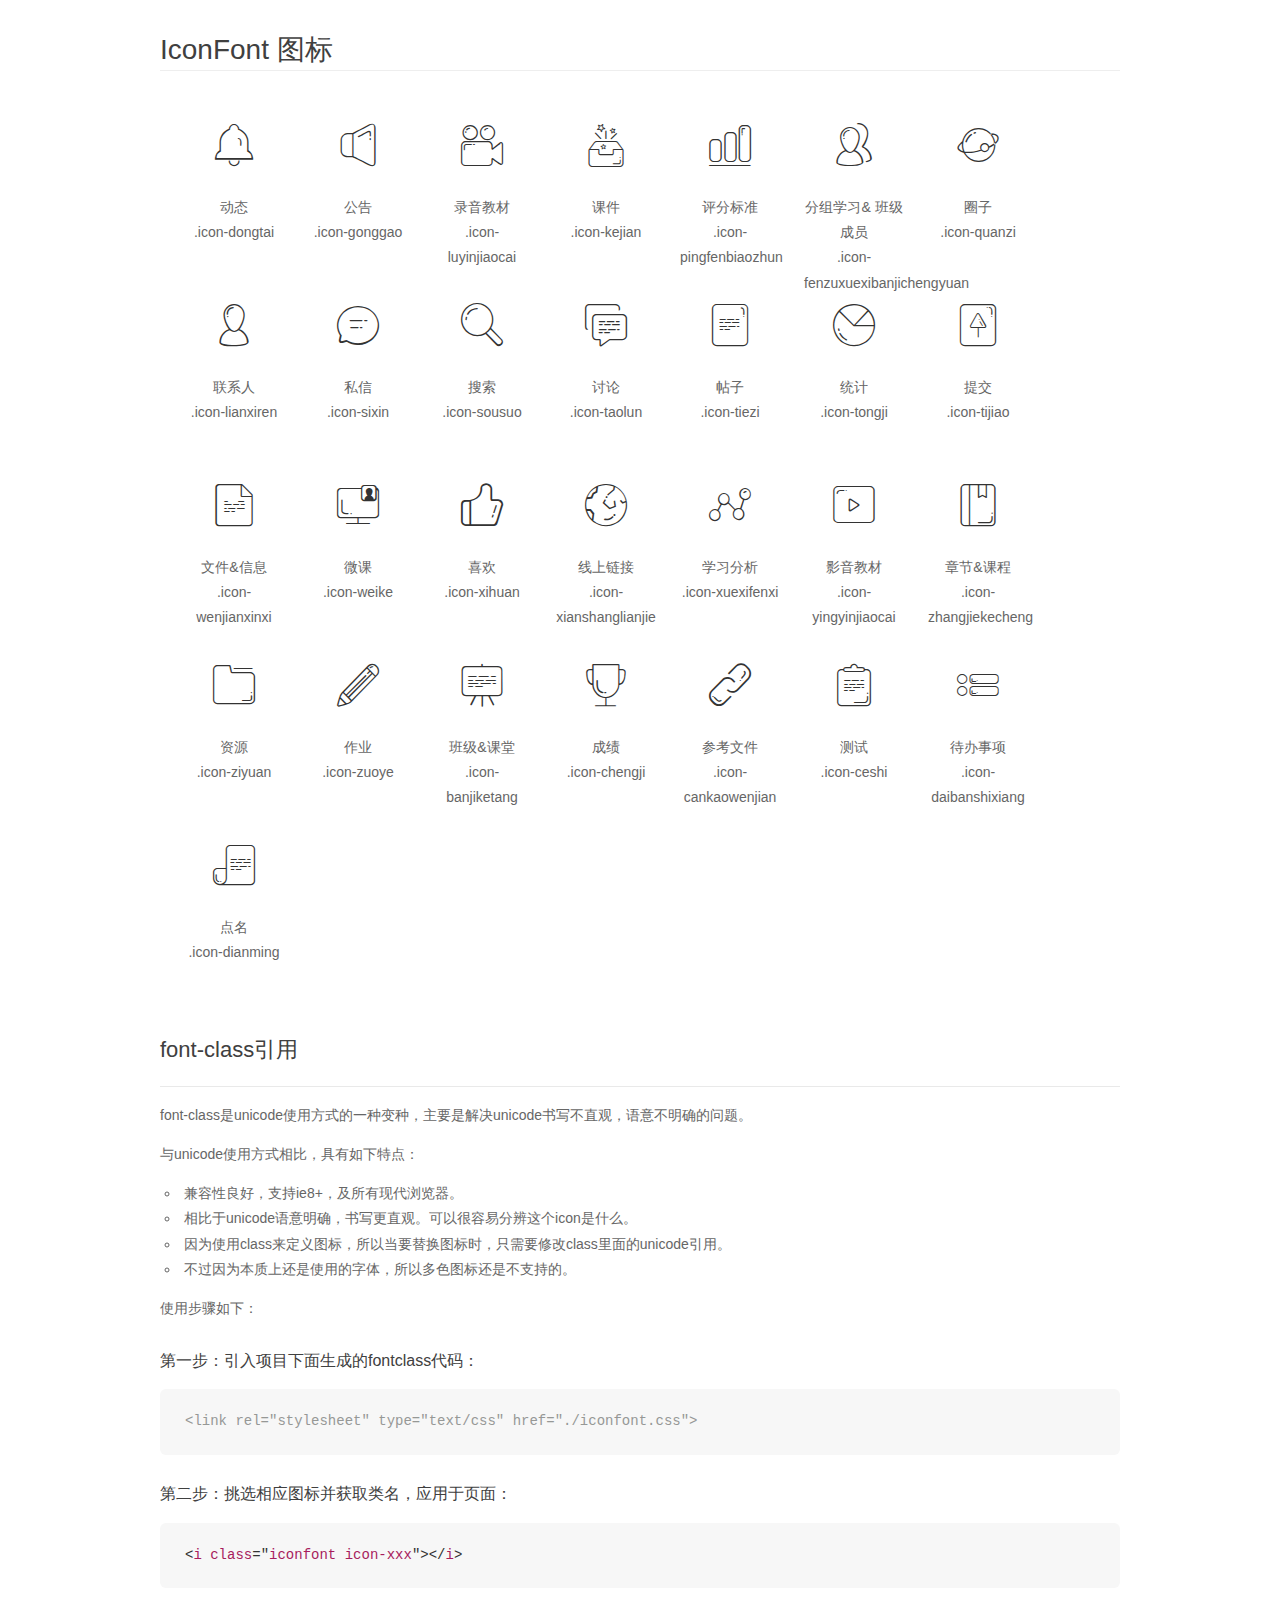
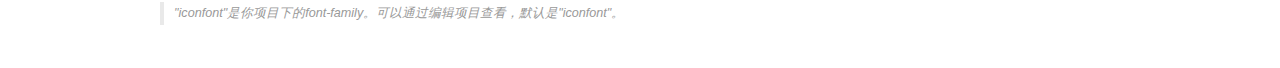
<file: QKYUI_dist/iconfont/100/demo_fontclass.html>
<!DOCTYPE html>
<html>
<head>
    <meta charset="utf-8"/>
    <title>IconFont</title>
    <link rel="stylesheet" href="demo.css">
    <link rel="stylesheet" href="iconfont.css">
</head>
<body>
    <div class="main markdown">
        <h1>IconFont 图标</h1>
        <ul class="icon_lists clear">
            
                <li>
                <i class="icon iconfont icon-dongtai"></i>
                    <div class="name">动态</div>
                    <div class="fontclass">.icon-dongtai</div>
                </li>
            
                <li>
                <i class="icon iconfont icon-gonggao"></i>
                    <div class="name">公告</div>
                    <div class="fontclass">.icon-gonggao</div>
                </li>
            
                <li>
                <i class="icon iconfont icon-luyinjiaocai"></i>
                    <div class="name">录音教材</div>
                    <div class="fontclass">.icon-luyinjiaocai</div>
                </li>
            
                <li>
                <i class="icon iconfont icon-kejian"></i>
                    <div class="name">课件</div>
                    <div class="fontclass">.icon-kejian</div>
                </li>
            
                <li>
                <i class="icon iconfont icon-pingfenbiaozhun"></i>
                    <div class="name">评分标准</div>
                    <div class="fontclass">.icon-pingfenbiaozhun</div>
                </li>
            
                <li>
                <i class="icon iconfont icon-fenzuxuexibanjichengyuan"></i>
                    <div class="name">分组学习& 班级成员</div>
                    <div class="fontclass">.icon-fenzuxuexibanjichengyuan</div>
                </li>
            
                <li>
                <i class="icon iconfont icon-quanzi"></i>
                    <div class="name">圈子</div>
                    <div class="fontclass">.icon-quanzi</div>
                </li>
            
                <li>
                <i class="icon iconfont icon-lianxiren"></i>
                    <div class="name">联系人</div>
                    <div class="fontclass">.icon-lianxiren</div>
                </li>
            
                <li>
                <i class="icon iconfont icon-sixin"></i>
                    <div class="name">私信</div>
                    <div class="fontclass">.icon-sixin</div>
                </li>
            
                <li>
                <i class="icon iconfont icon-sousuo"></i>
                    <div class="name">搜索</div>
                    <div class="fontclass">.icon-sousuo</div>
                </li>
            
                <li>
                <i class="icon iconfont icon-taolun"></i>
                    <div class="name">讨论</div>
                    <div class="fontclass">.icon-taolun</div>
                </li>
            
                <li>
                <i class="icon iconfont icon-tiezi"></i>
                    <div class="name">帖子</div>
                    <div class="fontclass">.icon-tiezi</div>
                </li>
            
                <li>
                <i class="icon iconfont icon-tongji"></i>
                    <div class="name">统计</div>
                    <div class="fontclass">.icon-tongji</div>
                </li>
            
                <li>
                <i class="icon iconfont icon-tijiao"></i>
                    <div class="name">提交</div>
                    <div class="fontclass">.icon-tijiao</div>
                </li>
            
                <li>
                <i class="icon iconfont icon-wenjianxinxi"></i>
                    <div class="name">文件&信息</div>
                    <div class="fontclass">.icon-wenjianxinxi</div>
                </li>
            
                <li>
                <i class="icon iconfont icon-weike"></i>
                    <div class="name">微课</div>
                    <div class="fontclass">.icon-weike</div>
                </li>
            
                <li>
                <i class="icon iconfont icon-xihuan"></i>
                    <div class="name">喜欢</div>
                    <div class="fontclass">.icon-xihuan</div>
                </li>
            
                <li>
                <i class="icon iconfont icon-xianshanglianjie"></i>
                    <div class="name">线上链接</div>
                    <div class="fontclass">.icon-xianshanglianjie</div>
                </li>
            
                <li>
                <i class="icon iconfont icon-xuexifenxi"></i>
                    <div class="name">学习分析</div>
                    <div class="fontclass">.icon-xuexifenxi</div>
                </li>
            
                <li>
                <i class="icon iconfont icon-yingyinjiaocai"></i>
                    <div class="name">影音教材</div>
                    <div class="fontclass">.icon-yingyinjiaocai</div>
                </li>
            
                <li>
                <i class="icon iconfont icon-zhangjiekecheng"></i>
                    <div class="name">章节&课程</div>
                    <div class="fontclass">.icon-zhangjiekecheng</div>
                </li>
            
                <li>
                <i class="icon iconfont icon-ziyuan"></i>
                    <div class="name">资源</div>
                    <div class="fontclass">.icon-ziyuan</div>
                </li>
            
                <li>
                <i class="icon iconfont icon-zuoye"></i>
                    <div class="name">作业</div>
                    <div class="fontclass">.icon-zuoye</div>
                </li>
            
                <li>
                <i class="icon iconfont icon-banjiketang"></i>
                    <div class="name">班级&课堂</div>
                    <div class="fontclass">.icon-banjiketang</div>
                </li>
            
                <li>
                <i class="icon iconfont icon-chengji"></i>
                    <div class="name">成绩</div>
                    <div class="fontclass">.icon-chengji</div>
                </li>
            
                <li>
                <i class="icon iconfont icon-cankaowenjian"></i>
                    <div class="name">参考文件</div>
                    <div class="fontclass">.icon-cankaowenjian</div>
                </li>
            
                <li>
                <i class="icon iconfont icon-ceshi"></i>
                    <div class="name">测试</div>
                    <div class="fontclass">.icon-ceshi</div>
                </li>
            
                <li>
                <i class="icon iconfont icon-daibanshixiang"></i>
                    <div class="name">待办事项</div>
                    <div class="fontclass">.icon-daibanshixiang</div>
                </li>
            
                <li>
                <i class="icon iconfont icon-dianming"></i>
                    <div class="name">点名</div>
                    <div class="fontclass">.icon-dianming</div>
                </li>
            
        </ul>

        <h2 id="font-class-">font-class引用</h2>
        <hr>

        <p>font-class是unicode使用方式的一种变种，主要是解决unicode书写不直观，语意不明确的问题。</p>
        <p>与unicode使用方式相比，具有如下特点：</p>
        <ul>
        <li>兼容性良好，支持ie8+，及所有现代浏览器。</li>
        <li>相比于unicode语意明确，书写更直观。可以很容易分辨这个icon是什么。</li>
        <li>因为使用class来定义图标，所以当要替换图标时，只需要修改class里面的unicode引用。</li>
        <li>不过因为本质上还是使用的字体，所以多色图标还是不支持的。</li>
        </ul>
        <p>使用步骤如下：</p>
        <h3 id="-fontclass-">第一步：引入项目下面生成的fontclass代码：</h3>


        <pre><code class="lang-js hljs javascript"><span class="hljs-comment">&lt;link rel="stylesheet" type="text/css" href="./iconfont.css"&gt;</span></code></pre>
        <h3 id="-">第二步：挑选相应图标并获取类名，应用于页面：</h3>
        <pre><code class="lang-css hljs">&lt;<span class="hljs-selector-tag">i</span> <span class="hljs-selector-tag">class</span>="<span class="hljs-selector-tag">iconfont</span> <span class="hljs-selector-tag">icon-xxx</span>"&gt;&lt;/<span class="hljs-selector-tag">i</span>&gt;</code></pre>
        <blockquote>
        <p>"iconfont"是你项目下的font-family。可以通过编辑项目查看，默认是"iconfont"。</p>
        </blockquote>
    </div>
</body>
</html>
</file>
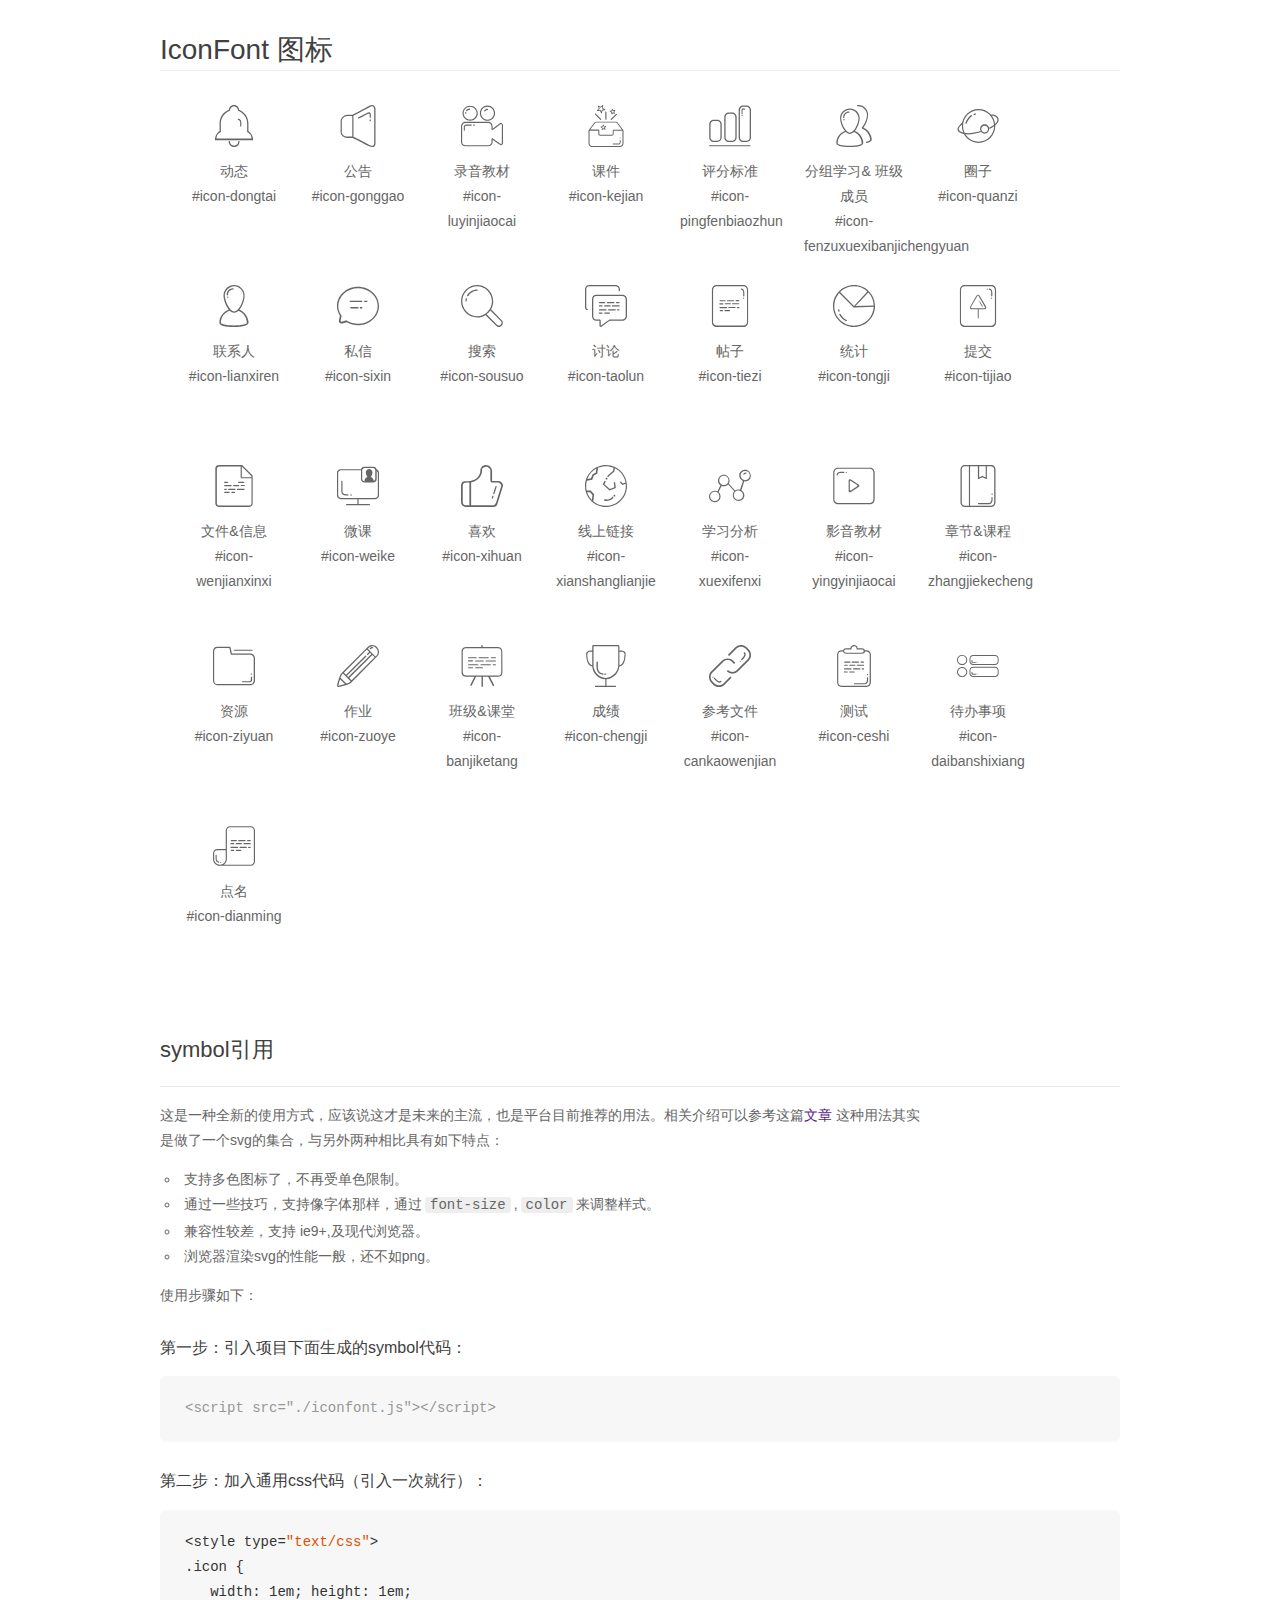
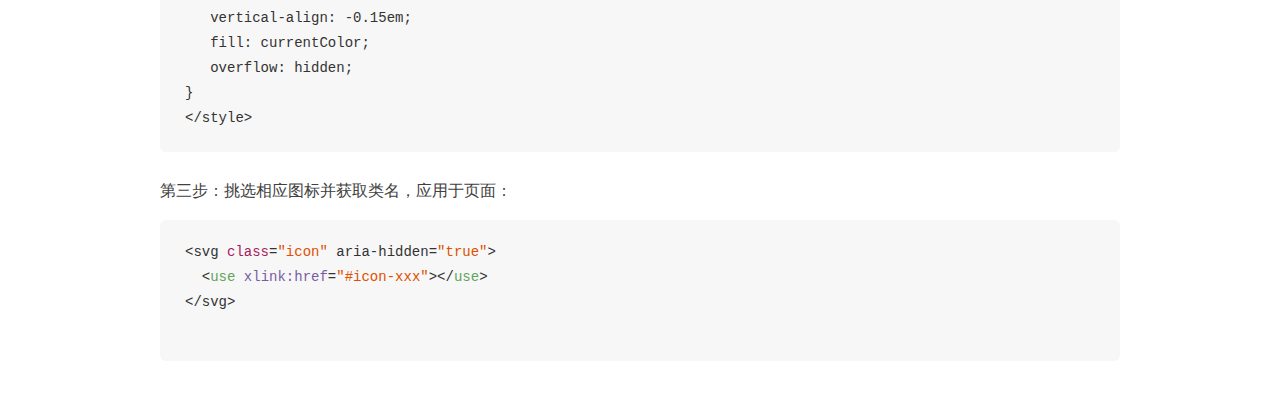
<file: QKYUI_dist/iconfont/100/demo_symbol.html>
<!DOCTYPE html>
<html>
<head>
    <meta charset="utf-8"/>
    <title>IconFont</title>
    <link rel="stylesheet" href="demo.css">
    <script src="iconfont.js"></script>

    <style type="text/css">
        .icon {
          /* 通过设置 font-size 来改变图标大小 */
          width: 1em; height: 1em;
          /* 图标和文字相邻时，垂直对齐 */
          vertical-align: -0.15em;
          /* 通过设置 color 来改变 SVG 的颜色/fill */
          fill: currentColor;
          /* path 和 stroke 溢出 viewBox 部分在 IE 下会显示
             normalize.css 中也包含这行 */
          overflow: hidden;
        }

    </style>
</head>
<body>
    <div class="main markdown">
        <h1>IconFont 图标</h1>
        <ul class="icon_lists clear">
            
                <li>
                    <svg class="icon" aria-hidden="true">
                        <use xlink:href="#icon-dongtai"></use>
                    </svg>
                    <div class="name">动态</div>
                    <div class="fontclass">#icon-dongtai</div>
                </li>
            
                <li>
                    <svg class="icon" aria-hidden="true">
                        <use xlink:href="#icon-gonggao"></use>
                    </svg>
                    <div class="name">公告</div>
                    <div class="fontclass">#icon-gonggao</div>
                </li>
            
                <li>
                    <svg class="icon" aria-hidden="true">
                        <use xlink:href="#icon-luyinjiaocai"></use>
                    </svg>
                    <div class="name">录音教材</div>
                    <div class="fontclass">#icon-luyinjiaocai</div>
                </li>
            
                <li>
                    <svg class="icon" aria-hidden="true">
                        <use xlink:href="#icon-kejian"></use>
                    </svg>
                    <div class="name">课件</div>
                    <div class="fontclass">#icon-kejian</div>
                </li>
            
                <li>
                    <svg class="icon" aria-hidden="true">
                        <use xlink:href="#icon-pingfenbiaozhun"></use>
                    </svg>
                    <div class="name">评分标准</div>
                    <div class="fontclass">#icon-pingfenbiaozhun</div>
                </li>
            
                <li>
                    <svg class="icon" aria-hidden="true">
                        <use xlink:href="#icon-fenzuxuexibanjichengyuan"></use>
                    </svg>
                    <div class="name">分组学习& 班级成员</div>
                    <div class="fontclass">#icon-fenzuxuexibanjichengyuan</div>
                </li>
            
                <li>
                    <svg class="icon" aria-hidden="true">
                        <use xlink:href="#icon-quanzi"></use>
                    </svg>
                    <div class="name">圈子</div>
                    <div class="fontclass">#icon-quanzi</div>
                </li>
            
                <li>
                    <svg class="icon" aria-hidden="true">
                        <use xlink:href="#icon-lianxiren"></use>
                    </svg>
                    <div class="name">联系人</div>
                    <div class="fontclass">#icon-lianxiren</div>
                </li>
            
                <li>
                    <svg class="icon" aria-hidden="true">
                        <use xlink:href="#icon-sixin"></use>
                    </svg>
                    <div class="name">私信</div>
                    <div class="fontclass">#icon-sixin</div>
                </li>
            
                <li>
                    <svg class="icon" aria-hidden="true">
                        <use xlink:href="#icon-sousuo"></use>
                    </svg>
                    <div class="name">搜索</div>
                    <div class="fontclass">#icon-sousuo</div>
                </li>
            
                <li>
                    <svg class="icon" aria-hidden="true">
                        <use xlink:href="#icon-taolun"></use>
                    </svg>
                    <div class="name">讨论</div>
                    <div class="fontclass">#icon-taolun</div>
                </li>
            
                <li>
                    <svg class="icon" aria-hidden="true">
                        <use xlink:href="#icon-tiezi"></use>
                    </svg>
                    <div class="name">帖子</div>
                    <div class="fontclass">#icon-tiezi</div>
                </li>
            
                <li>
                    <svg class="icon" aria-hidden="true">
                        <use xlink:href="#icon-tongji"></use>
                    </svg>
                    <div class="name">统计</div>
                    <div class="fontclass">#icon-tongji</div>
                </li>
            
                <li>
                    <svg class="icon" aria-hidden="true">
                        <use xlink:href="#icon-tijiao"></use>
                    </svg>
                    <div class="name">提交</div>
                    <div class="fontclass">#icon-tijiao</div>
                </li>
            
                <li>
                    <svg class="icon" aria-hidden="true">
                        <use xlink:href="#icon-wenjianxinxi"></use>
                    </svg>
                    <div class="name">文件&信息</div>
                    <div class="fontclass">#icon-wenjianxinxi</div>
                </li>
            
                <li>
                    <svg class="icon" aria-hidden="true">
                        <use xlink:href="#icon-weike"></use>
                    </svg>
                    <div class="name">微课</div>
                    <div class="fontclass">#icon-weike</div>
                </li>
            
                <li>
                    <svg class="icon" aria-hidden="true">
                        <use xlink:href="#icon-xihuan"></use>
                    </svg>
                    <div class="name">喜欢</div>
                    <div class="fontclass">#icon-xihuan</div>
                </li>
            
                <li>
                    <svg class="icon" aria-hidden="true">
                        <use xlink:href="#icon-xianshanglianjie"></use>
                    </svg>
                    <div class="name">线上链接</div>
                    <div class="fontclass">#icon-xianshanglianjie</div>
                </li>
            
                <li>
                    <svg class="icon" aria-hidden="true">
                        <use xlink:href="#icon-xuexifenxi"></use>
                    </svg>
                    <div class="name">学习分析</div>
                    <div class="fontclass">#icon-xuexifenxi</div>
                </li>
            
                <li>
                    <svg class="icon" aria-hidden="true">
                        <use xlink:href="#icon-yingyinjiaocai"></use>
                    </svg>
                    <div class="name">影音教材</div>
                    <div class="fontclass">#icon-yingyinjiaocai</div>
                </li>
            
                <li>
                    <svg class="icon" aria-hidden="true">
                        <use xlink:href="#icon-zhangjiekecheng"></use>
                    </svg>
                    <div class="name">章节&课程</div>
                    <div class="fontclass">#icon-zhangjiekecheng</div>
                </li>
            
                <li>
                    <svg class="icon" aria-hidden="true">
                        <use xlink:href="#icon-ziyuan"></use>
                    </svg>
                    <div class="name">资源</div>
                    <div class="fontclass">#icon-ziyuan</div>
                </li>
            
                <li>
                    <svg class="icon" aria-hidden="true">
                        <use xlink:href="#icon-zuoye"></use>
                    </svg>
                    <div class="name">作业</div>
                    <div class="fontclass">#icon-zuoye</div>
                </li>
            
                <li>
                    <svg class="icon" aria-hidden="true">
                        <use xlink:href="#icon-banjiketang"></use>
                    </svg>
                    <div class="name">班级&课堂</div>
                    <div class="fontclass">#icon-banjiketang</div>
                </li>
            
                <li>
                    <svg class="icon" aria-hidden="true">
                        <use xlink:href="#icon-chengji"></use>
                    </svg>
                    <div class="name">成绩</div>
                    <div class="fontclass">#icon-chengji</div>
                </li>
            
                <li>
                    <svg class="icon" aria-hidden="true">
                        <use xlink:href="#icon-cankaowenjian"></use>
                    </svg>
                    <div class="name">参考文件</div>
                    <div class="fontclass">#icon-cankaowenjian</div>
                </li>
            
                <li>
                    <svg class="icon" aria-hidden="true">
                        <use xlink:href="#icon-ceshi"></use>
                    </svg>
                    <div class="name">测试</div>
                    <div class="fontclass">#icon-ceshi</div>
                </li>
            
                <li>
                    <svg class="icon" aria-hidden="true">
                        <use xlink:href="#icon-daibanshixiang"></use>
                    </svg>
                    <div class="name">待办事项</div>
                    <div class="fontclass">#icon-daibanshixiang</div>
                </li>
            
                <li>
                    <svg class="icon" aria-hidden="true">
                        <use xlink:href="#icon-dianming"></use>
                    </svg>
                    <div class="name">点名</div>
                    <div class="fontclass">#icon-dianming</div>
                </li>
            
        </ul>


        <h2 id="symbol-">symbol引用</h2>
        <hr>

        <p>这是一种全新的使用方式，应该说这才是未来的主流，也是平台目前推荐的用法。相关介绍可以参考这篇<a href="">文章</a>
        这种用法其实是做了一个svg的集合，与另外两种相比具有如下特点：</p>
        <ul>
          <li>支持多色图标了，不再受单色限制。</li>
          <li>通过一些技巧，支持像字体那样，通过<code>font-size</code>,<code>color</code>来调整样式。</li>
          <li>兼容性较差，支持 ie9+,及现代浏览器。</li>
          <li>浏览器渲染svg的性能一般，还不如png。</li>
        </ul>
        <p>使用步骤如下：</p>
        <h3 id="-symbol-">第一步：引入项目下面生成的symbol代码：</h3>
        <pre><code class="lang-js hljs javascript"><span class="hljs-comment">&lt;script src="./iconfont.js"&gt;&lt;/script&gt;</span></code></pre>
        <h3 id="-css-">第二步：加入通用css代码（引入一次就行）：</h3>
        <pre><code class="lang-js hljs javascript">&lt;style type=<span class="hljs-string">"text/css"</span>&gt;
.icon {
   width: <span class="hljs-number">1</span>em; height: <span class="hljs-number">1</span>em;
   vertical-align: <span class="hljs-number">-0.15</span>em;
   fill: currentColor;
   overflow: hidden;
}
&lt;<span class="hljs-regexp">/style&gt;</span></code></pre>
        <h3 id="-">第三步：挑选相应图标并获取类名，应用于页面：</h3>
        <pre><code class="lang-js hljs javascript">&lt;svg <span class="hljs-class"><span class="hljs-keyword">class</span></span>=<span class="hljs-string">"icon"</span> aria-hidden=<span class="hljs-string">"true"</span>&gt;<span class="xml"><span class="hljs-tag">
  &lt;<span class="hljs-name">use</span> <span class="hljs-attr">xlink:href</span>=<span class="hljs-string">"#icon-xxx"</span>&gt;</span><span class="hljs-tag">&lt;/<span class="hljs-name">use</span>&gt;</span>
</span>&lt;<span class="hljs-regexp">/svg&gt;
        </span></code></pre>
    </div>
</body>
</html>
</file>
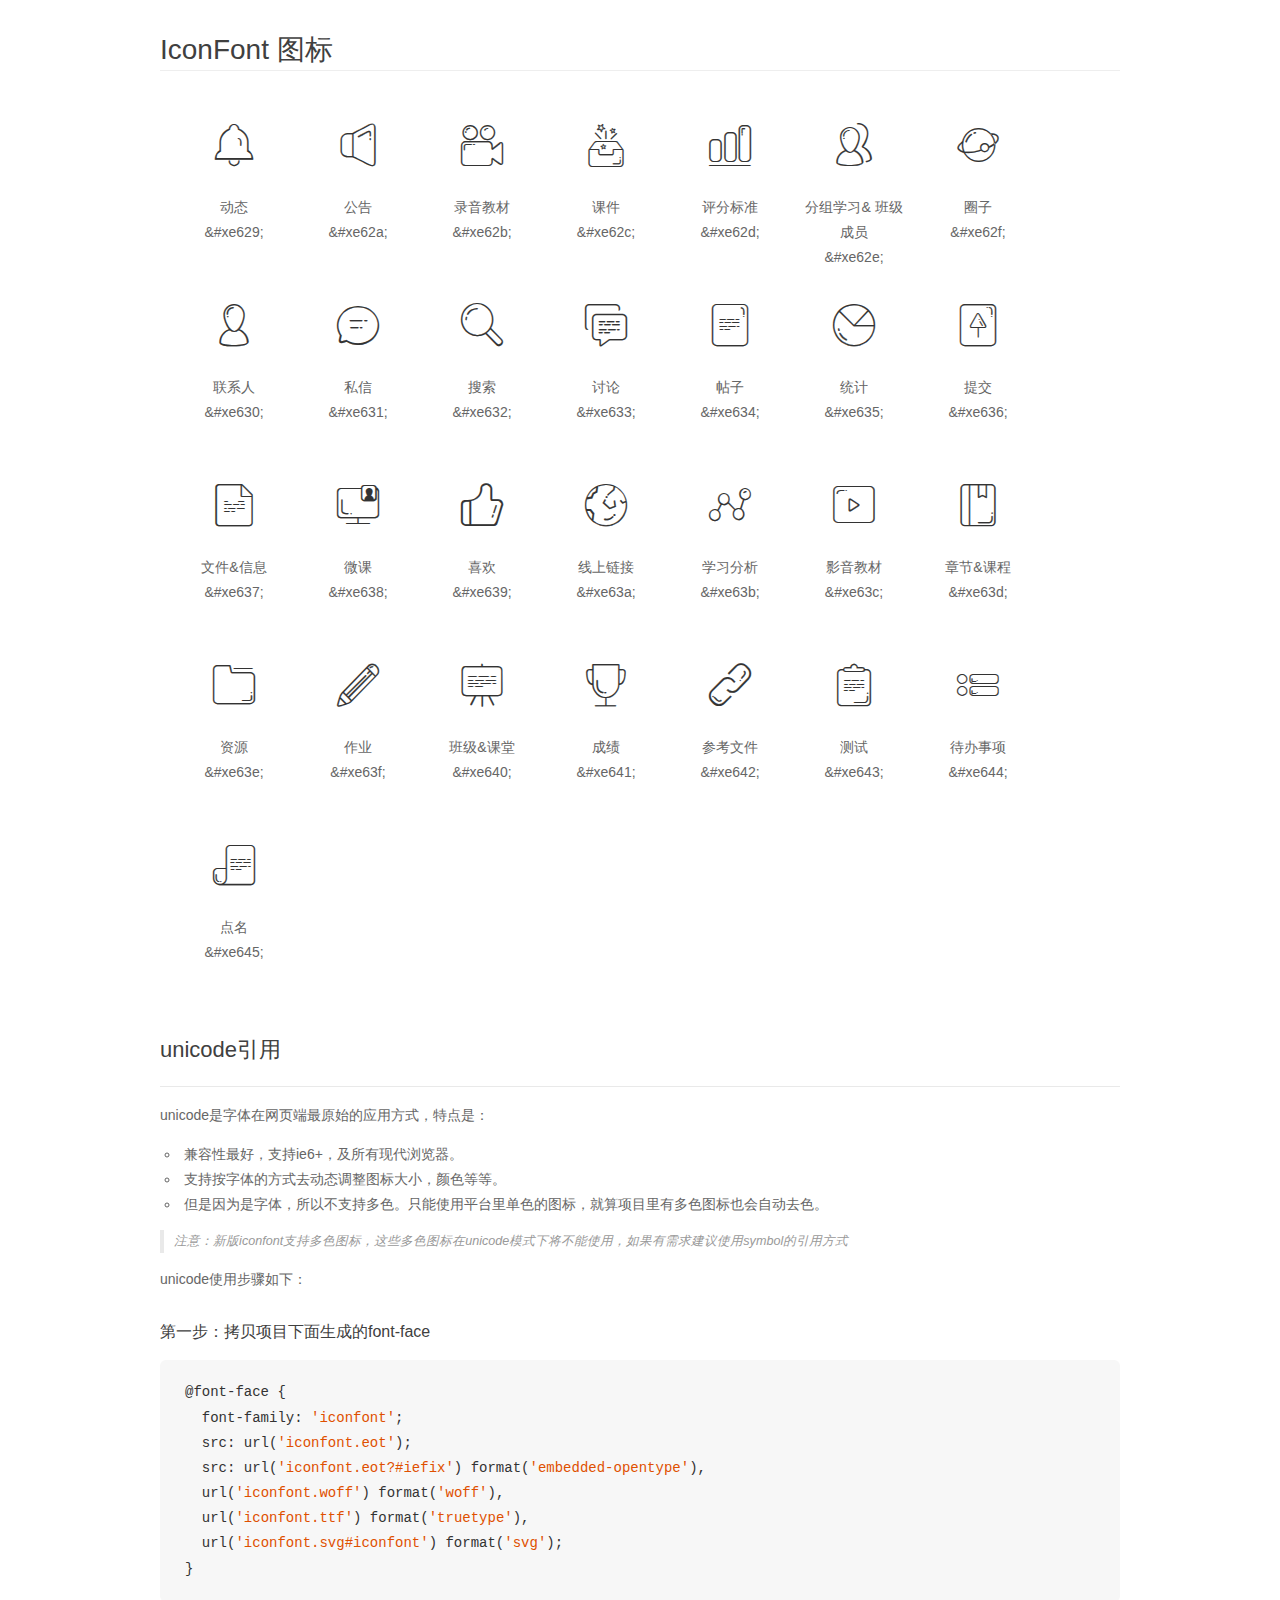
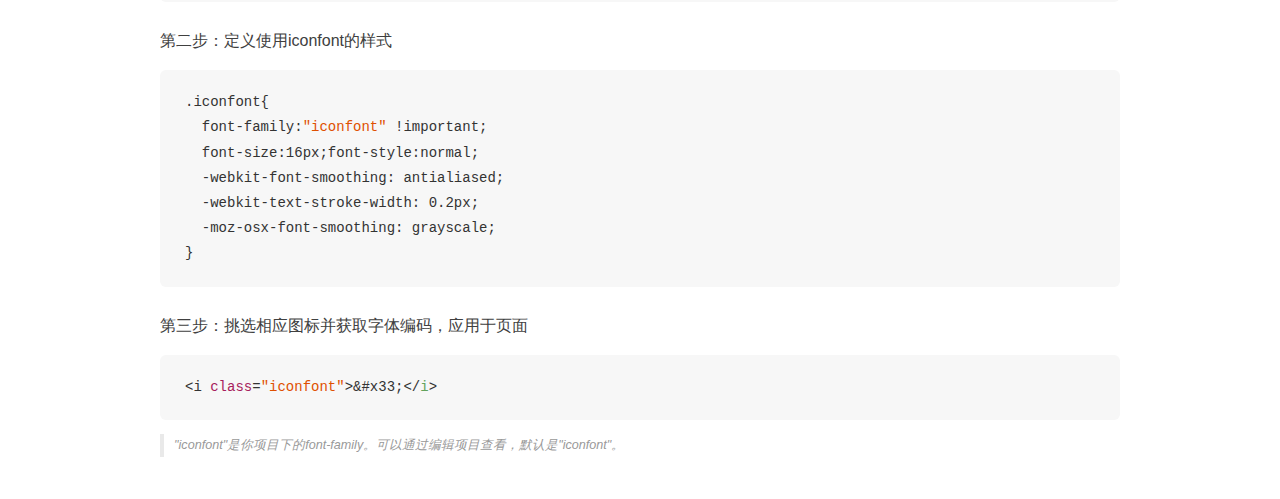
<file: QKYUI_dist/iconfont/100/demo_unicode.html>
<!DOCTYPE html>
<html>
<head>
    <meta charset="utf-8"/>
    <title>IconFont</title>
    <link rel="stylesheet" href="demo.css">

    <style type="text/css">

        @font-face {font-family: "iconfont";
          src: url('iconfont.eot'); /* IE9*/
          src: url('iconfont.eot#iefix') format('embedded-opentype'), /* IE6-IE8 */
          url('iconfont.woff') format('woff'), /* chrome, firefox */
          url('iconfont.ttf') format('truetype'), /* chrome, firefox, opera, Safari, Android, iOS 4.2+*/
          url('iconfont.svg#iconfont') format('svg'); /* iOS 4.1- */
        }

        .iconfont {
          font-family:"iconfont" !important;
          font-size:16px;
          font-style:normal;
          -webkit-font-smoothing: antialiased;
          -webkit-text-stroke-width: 0.2px;
          -moz-osx-font-smoothing: grayscale;
        }

    </style>
</head>
<body>
    <div class="main markdown">
        <h1>IconFont 图标</h1>
        <ul class="icon_lists clear">
            
                <li>
                <i class="icon iconfont">&#xe629;</i>
                    <div class="name">动态</div>
                    <div class="code">&amp;#xe629;</div>
                </li>
            
                <li>
                <i class="icon iconfont">&#xe62a;</i>
                    <div class="name">公告</div>
                    <div class="code">&amp;#xe62a;</div>
                </li>
            
                <li>
                <i class="icon iconfont">&#xe62b;</i>
                    <div class="name">录音教材</div>
                    <div class="code">&amp;#xe62b;</div>
                </li>
            
                <li>
                <i class="icon iconfont">&#xe62c;</i>
                    <div class="name">课件</div>
                    <div class="code">&amp;#xe62c;</div>
                </li>
            
                <li>
                <i class="icon iconfont">&#xe62d;</i>
                    <div class="name">评分标准</div>
                    <div class="code">&amp;#xe62d;</div>
                </li>
            
                <li>
                <i class="icon iconfont">&#xe62e;</i>
                    <div class="name">分组学习& 班级成员</div>
                    <div class="code">&amp;#xe62e;</div>
                </li>
            
                <li>
                <i class="icon iconfont">&#xe62f;</i>
                    <div class="name">圈子</div>
                    <div class="code">&amp;#xe62f;</div>
                </li>
            
                <li>
                <i class="icon iconfont">&#xe630;</i>
                    <div class="name">联系人</div>
                    <div class="code">&amp;#xe630;</div>
                </li>
            
                <li>
                <i class="icon iconfont">&#xe631;</i>
                    <div class="name">私信</div>
                    <div class="code">&amp;#xe631;</div>
                </li>
            
                <li>
                <i class="icon iconfont">&#xe632;</i>
                    <div class="name">搜索</div>
                    <div class="code">&amp;#xe632;</div>
                </li>
            
                <li>
                <i class="icon iconfont">&#xe633;</i>
                    <div class="name">讨论</div>
                    <div class="code">&amp;#xe633;</div>
                </li>
            
                <li>
                <i class="icon iconfont">&#xe634;</i>
                    <div class="name">帖子</div>
                    <div class="code">&amp;#xe634;</div>
                </li>
            
                <li>
                <i class="icon iconfont">&#xe635;</i>
                    <div class="name">统计</div>
                    <div class="code">&amp;#xe635;</div>
                </li>
            
                <li>
                <i class="icon iconfont">&#xe636;</i>
                    <div class="name">提交</div>
                    <div class="code">&amp;#xe636;</div>
                </li>
            
                <li>
                <i class="icon iconfont">&#xe637;</i>
                    <div class="name">文件&信息</div>
                    <div class="code">&amp;#xe637;</div>
                </li>
            
                <li>
                <i class="icon iconfont">&#xe638;</i>
                    <div class="name">微课</div>
                    <div class="code">&amp;#xe638;</div>
                </li>
            
                <li>
                <i class="icon iconfont">&#xe639;</i>
                    <div class="name">喜欢</div>
                    <div class="code">&amp;#xe639;</div>
                </li>
            
                <li>
                <i class="icon iconfont">&#xe63a;</i>
                    <div class="name">线上链接</div>
                    <div class="code">&amp;#xe63a;</div>
                </li>
            
                <li>
                <i class="icon iconfont">&#xe63b;</i>
                    <div class="name">学习分析</div>
                    <div class="code">&amp;#xe63b;</div>
                </li>
            
                <li>
                <i class="icon iconfont">&#xe63c;</i>
                    <div class="name">影音教材</div>
                    <div class="code">&amp;#xe63c;</div>
                </li>
            
                <li>
                <i class="icon iconfont">&#xe63d;</i>
                    <div class="name">章节&课程</div>
                    <div class="code">&amp;#xe63d;</div>
                </li>
            
                <li>
                <i class="icon iconfont">&#xe63e;</i>
                    <div class="name">资源</div>
                    <div class="code">&amp;#xe63e;</div>
                </li>
            
                <li>
                <i class="icon iconfont">&#xe63f;</i>
                    <div class="name">作业</div>
                    <div class="code">&amp;#xe63f;</div>
                </li>
            
                <li>
                <i class="icon iconfont">&#xe640;</i>
                    <div class="name">班级&课堂</div>
                    <div class="code">&amp;#xe640;</div>
                </li>
            
                <li>
                <i class="icon iconfont">&#xe641;</i>
                    <div class="name">成绩</div>
                    <div class="code">&amp;#xe641;</div>
                </li>
            
                <li>
                <i class="icon iconfont">&#xe642;</i>
                    <div class="name">参考文件</div>
                    <div class="code">&amp;#xe642;</div>
                </li>
            
                <li>
                <i class="icon iconfont">&#xe643;</i>
                    <div class="name">测试</div>
                    <div class="code">&amp;#xe643;</div>
                </li>
            
                <li>
                <i class="icon iconfont">&#xe644;</i>
                    <div class="name">待办事项</div>
                    <div class="code">&amp;#xe644;</div>
                </li>
            
                <li>
                <i class="icon iconfont">&#xe645;</i>
                    <div class="name">点名</div>
                    <div class="code">&amp;#xe645;</div>
                </li>
            
        </ul>
        <h2 id="unicode-">unicode引用</h2>
        <hr>

        <p>unicode是字体在网页端最原始的应用方式，特点是：</p>
        <ul>
        <li>兼容性最好，支持ie6+，及所有现代浏览器。</li>
        <li>支持按字体的方式去动态调整图标大小，颜色等等。</li>
        <li>但是因为是字体，所以不支持多色。只能使用平台里单色的图标，就算项目里有多色图标也会自动去色。</li>
        </ul>
        <blockquote>
        <p>注意：新版iconfont支持多色图标，这些多色图标在unicode模式下将不能使用，如果有需求建议使用symbol的引用方式</p>
        </blockquote>
        <p>unicode使用步骤如下：</p>
        <h3 id="-font-face">第一步：拷贝项目下面生成的font-face</h3>
        <pre><code class="lang-js hljs javascript">@font-face {
  font-family: <span class="hljs-string">'iconfont'</span>;
  src: url(<span class="hljs-string">'iconfont.eot'</span>);
  src: url(<span class="hljs-string">'iconfont.eot?#iefix'</span>) format(<span class="hljs-string">'embedded-opentype'</span>),
  url(<span class="hljs-string">'iconfont.woff'</span>) format(<span class="hljs-string">'woff'</span>),
  url(<span class="hljs-string">'iconfont.ttf'</span>) format(<span class="hljs-string">'truetype'</span>),
  url(<span class="hljs-string">'iconfont.svg#iconfont'</span>) format(<span class="hljs-string">'svg'</span>);
}
</code></pre>
        <h3 id="-iconfont-">第二步：定义使用iconfont的样式</h3>
        <pre><code class="lang-js hljs javascript">.iconfont{
  font-family:<span class="hljs-string">"iconfont"</span> !important;
  font-size:<span class="hljs-number">16</span>px;font-style:normal;
  -webkit-font-smoothing: antialiased;
  -webkit-text-stroke-width: <span class="hljs-number">0.2</span>px;
  -moz-osx-font-smoothing: grayscale;
}
</code></pre>
        <h3 id="-">第三步：挑选相应图标并获取字体编码，应用于页面</h3>
        <pre><code class="lang-js hljs javascript">&lt;i <span class="hljs-class"><span class="hljs-keyword">class</span></span>=<span class="hljs-string">"iconfont"</span>&gt;&amp;#x33;<span class="xml"><span class="hljs-tag">&lt;/<span class="hljs-name">i</span>&gt;</span></span></code></pre>

        <blockquote>
        <p>"iconfont"是你项目下的font-family。可以通过编辑项目查看，默认是"iconfont"。</p>
        </blockquote>
    </div>


</body>
</html>
</file>
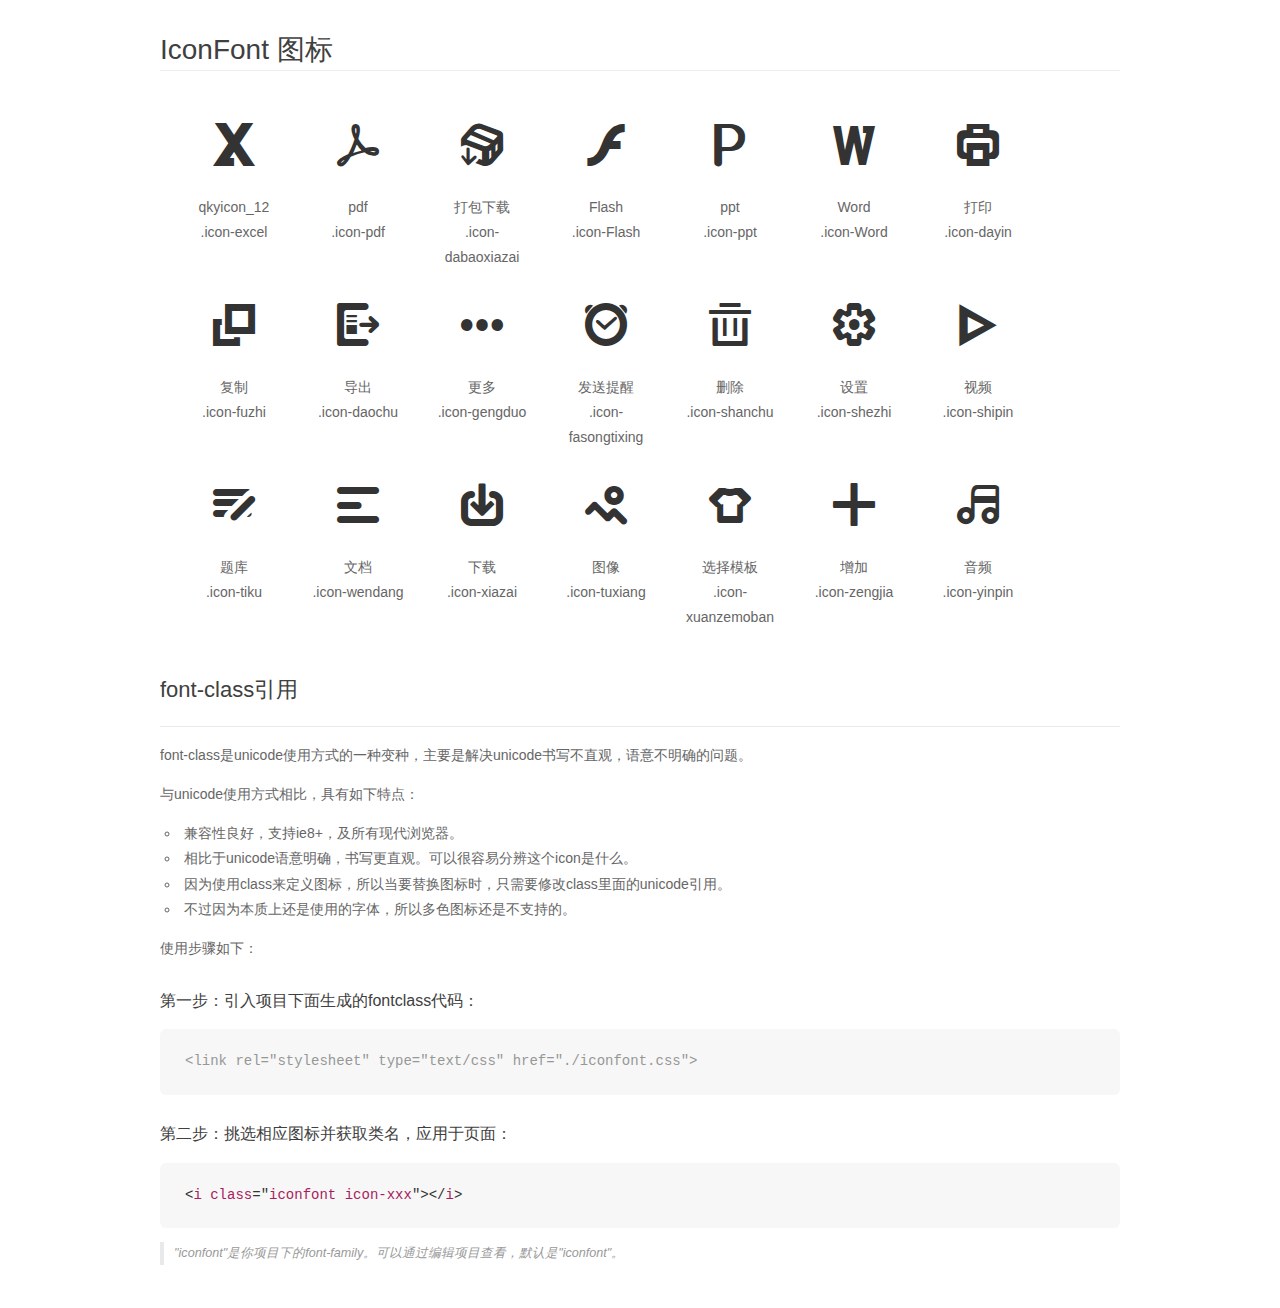
<file: QKYUI_dist/iconfont/12/demo_fontclass.html>
<!DOCTYPE html>
<html>
<head>
    <meta charset="utf-8"/>
    <title>IconFont</title>
    <link rel="stylesheet" href="demo.css">
    <link rel="stylesheet" href="iconfont.css">
</head>
<body>
    <div class="main markdown">
        <h1>IconFont 图标</h1>
        <ul class="icon_lists clear">
            
                <li>
                <i class="icon iconfont icon-excel"></i>
                    <div class="name">qkyicon_12</div>
                    <div class="fontclass">.icon-excel</div>
                </li>
            
                <li>
                <i class="icon iconfont icon-pdf"></i>
                    <div class="name">pdf</div>
                    <div class="fontclass">.icon-pdf</div>
                </li>
            
                <li>
                <i class="icon iconfont icon-dabaoxiazai"></i>
                    <div class="name">打包下载</div>
                    <div class="fontclass">.icon-dabaoxiazai</div>
                </li>
            
                <li>
                <i class="icon iconfont icon-Flash"></i>
                    <div class="name">Flash</div>
                    <div class="fontclass">.icon-Flash</div>
                </li>
            
                <li>
                <i class="icon iconfont icon-ppt"></i>
                    <div class="name">ppt</div>
                    <div class="fontclass">.icon-ppt</div>
                </li>
            
                <li>
                <i class="icon iconfont icon-Word"></i>
                    <div class="name">Word</div>
                    <div class="fontclass">.icon-Word</div>
                </li>
            
                <li>
                <i class="icon iconfont icon-dayin"></i>
                    <div class="name">打印</div>
                    <div class="fontclass">.icon-dayin</div>
                </li>
            
                <li>
                <i class="icon iconfont icon-fuzhi"></i>
                    <div class="name">复制</div>
                    <div class="fontclass">.icon-fuzhi</div>
                </li>
            
                <li>
                <i class="icon iconfont icon-daochu"></i>
                    <div class="name">导出</div>
                    <div class="fontclass">.icon-daochu</div>
                </li>
            
                <li>
                <i class="icon iconfont icon-gengduo"></i>
                    <div class="name">更多</div>
                    <div class="fontclass">.icon-gengduo</div>
                </li>
            
                <li>
                <i class="icon iconfont icon-fasongtixing"></i>
                    <div class="name">发送提醒</div>
                    <div class="fontclass">.icon-fasongtixing</div>
                </li>
            
                <li>
                <i class="icon iconfont icon-shanchu"></i>
                    <div class="name">删除</div>
                    <div class="fontclass">.icon-shanchu</div>
                </li>
            
                <li>
                <i class="icon iconfont icon-shezhi"></i>
                    <div class="name">设置</div>
                    <div class="fontclass">.icon-shezhi</div>
                </li>
            
                <li>
                <i class="icon iconfont icon-shipin"></i>
                    <div class="name">视频</div>
                    <div class="fontclass">.icon-shipin</div>
                </li>
            
                <li>
                <i class="icon iconfont icon-tiku"></i>
                    <div class="name">题库</div>
                    <div class="fontclass">.icon-tiku</div>
                </li>
            
                <li>
                <i class="icon iconfont icon-wendang"></i>
                    <div class="name">文档</div>
                    <div class="fontclass">.icon-wendang</div>
                </li>
            
                <li>
                <i class="icon iconfont icon-xiazai"></i>
                    <div class="name">下载</div>
                    <div class="fontclass">.icon-xiazai</div>
                </li>
            
                <li>
                <i class="icon iconfont icon-tuxiang"></i>
                    <div class="name">图像</div>
                    <div class="fontclass">.icon-tuxiang</div>
                </li>
            
                <li>
                <i class="icon iconfont icon-xuanzemoban"></i>
                    <div class="name">选择模板</div>
                    <div class="fontclass">.icon-xuanzemoban</div>
                </li>
            
                <li>
                <i class="icon iconfont icon-zengjia"></i>
                    <div class="name">增加</div>
                    <div class="fontclass">.icon-zengjia</div>
                </li>
            
                <li>
                <i class="icon iconfont icon-yinpin"></i>
                    <div class="name">音频</div>
                    <div class="fontclass">.icon-yinpin</div>
                </li>
            
        </ul>

        <h2 id="font-class-">font-class引用</h2>
        <hr>

        <p>font-class是unicode使用方式的一种变种，主要是解决unicode书写不直观，语意不明确的问题。</p>
        <p>与unicode使用方式相比，具有如下特点：</p>
        <ul>
        <li>兼容性良好，支持ie8+，及所有现代浏览器。</li>
        <li>相比于unicode语意明确，书写更直观。可以很容易分辨这个icon是什么。</li>
        <li>因为使用class来定义图标，所以当要替换图标时，只需要修改class里面的unicode引用。</li>
        <li>不过因为本质上还是使用的字体，所以多色图标还是不支持的。</li>
        </ul>
        <p>使用步骤如下：</p>
        <h3 id="-fontclass-">第一步：引入项目下面生成的fontclass代码：</h3>


        <pre><code class="lang-js hljs javascript"><span class="hljs-comment">&lt;link rel="stylesheet" type="text/css" href="./iconfont.css"&gt;</span></code></pre>
        <h3 id="-">第二步：挑选相应图标并获取类名，应用于页面：</h3>
        <pre><code class="lang-css hljs">&lt;<span class="hljs-selector-tag">i</span> <span class="hljs-selector-tag">class</span>="<span class="hljs-selector-tag">iconfont</span> <span class="hljs-selector-tag">icon-xxx</span>"&gt;&lt;/<span class="hljs-selector-tag">i</span>&gt;</code></pre>
        <blockquote>
        <p>"iconfont"是你项目下的font-family。可以通过编辑项目查看，默认是"iconfont"。</p>
        </blockquote>
    </div>
</body>
</html>
</file>
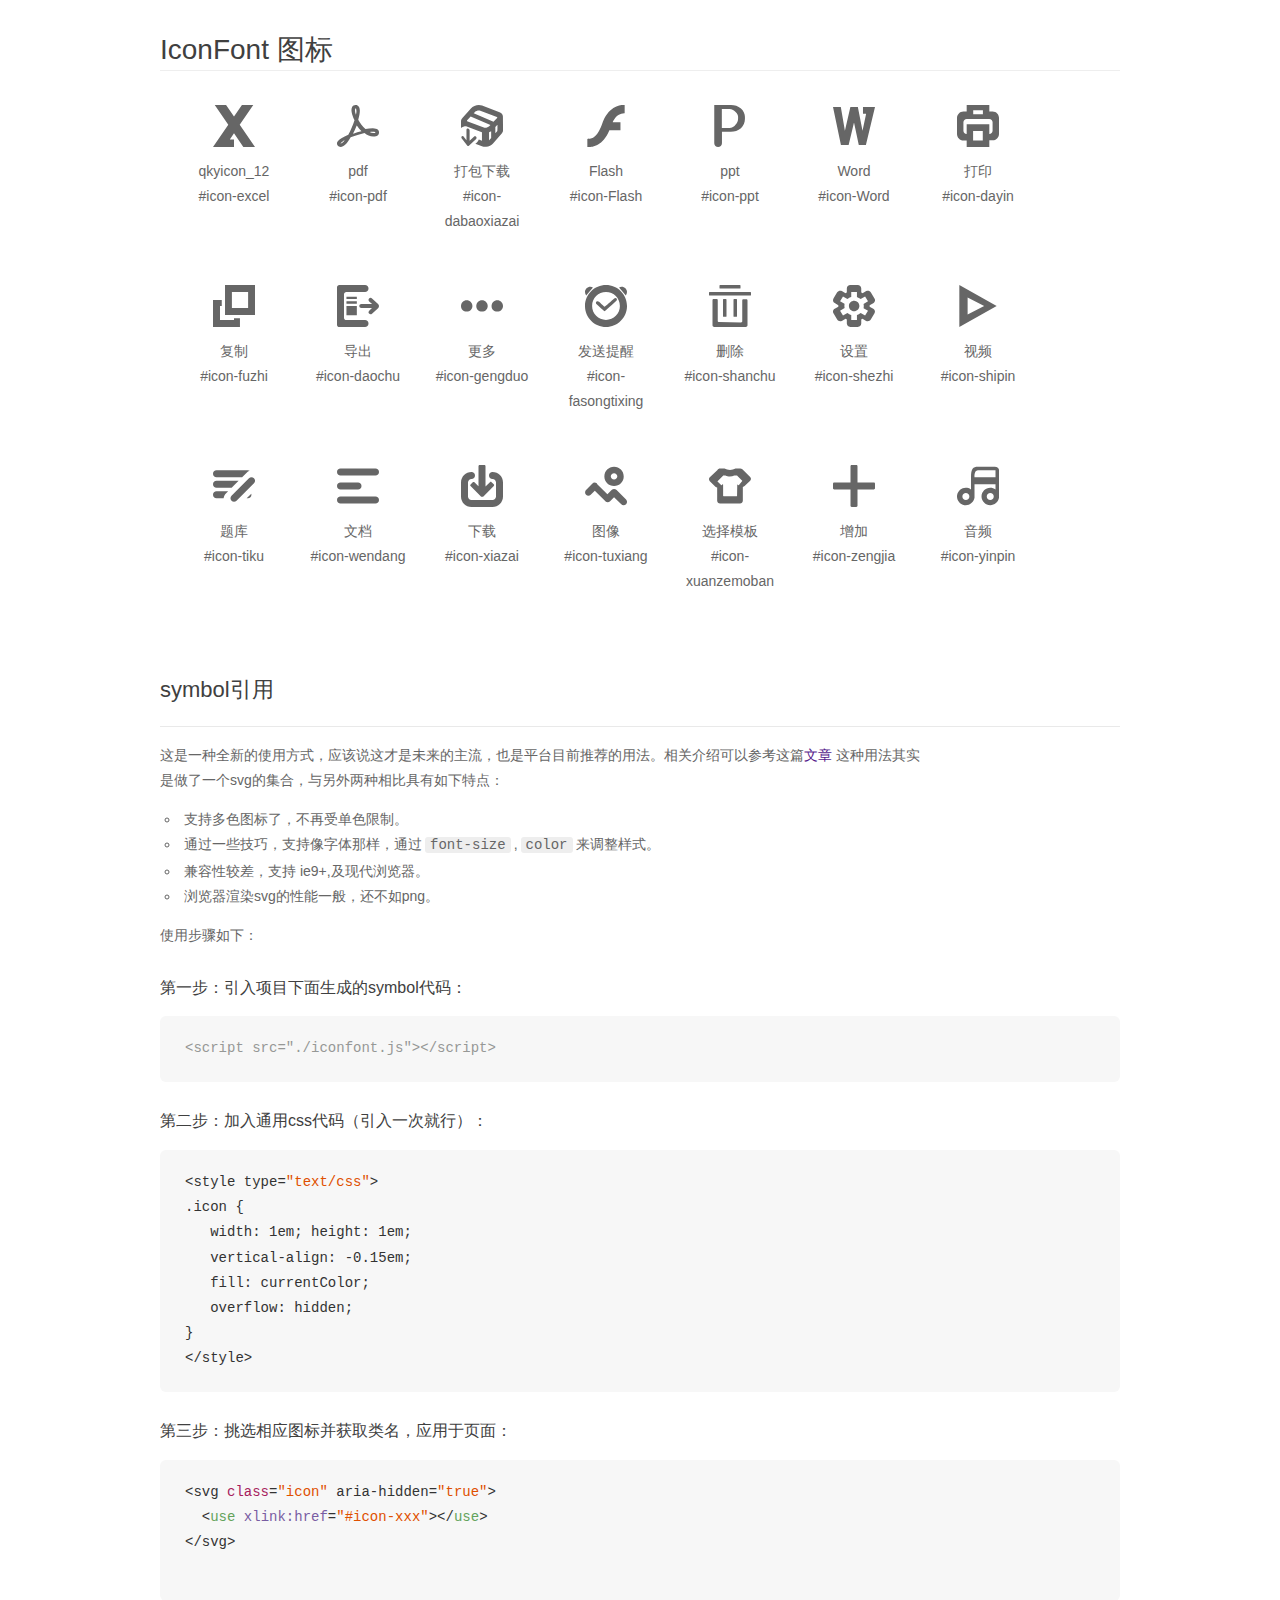
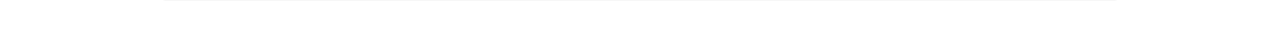
<file: QKYUI_dist/iconfont/12/demo_symbol.html>
<!DOCTYPE html>
<html>
<head>
    <meta charset="utf-8"/>
    <title>IconFont</title>
    <link rel="stylesheet" href="demo.css">
    <script src="iconfont.js"></script>

    <style type="text/css">
        .icon {
          /* 通过设置 font-size 来改变图标大小 */
          width: 1em; height: 1em;
          /* 图标和文字相邻时，垂直对齐 */
          vertical-align: -0.15em;
          /* 通过设置 color 来改变 SVG 的颜色/fill */
          fill: currentColor;
          /* path 和 stroke 溢出 viewBox 部分在 IE 下会显示
             normalize.css 中也包含这行 */
          overflow: hidden;
        }

    </style>
</head>
<body>
    <div class="main markdown">
        <h1>IconFont 图标</h1>
        <ul class="icon_lists clear">
            
                <li>
                    <svg class="icon" aria-hidden="true">
                        <use xlink:href="#icon-excel"></use>
                    </svg>
                    <div class="name">qkyicon_12</div>
                    <div class="fontclass">#icon-excel</div>
                </li>
            
                <li>
                    <svg class="icon" aria-hidden="true">
                        <use xlink:href="#icon-pdf"></use>
                    </svg>
                    <div class="name">pdf</div>
                    <div class="fontclass">#icon-pdf</div>
                </li>
            
                <li>
                    <svg class="icon" aria-hidden="true">
                        <use xlink:href="#icon-dabaoxiazai"></use>
                    </svg>
                    <div class="name">打包下载</div>
                    <div class="fontclass">#icon-dabaoxiazai</div>
                </li>
            
                <li>
                    <svg class="icon" aria-hidden="true">
                        <use xlink:href="#icon-Flash"></use>
                    </svg>
                    <div class="name">Flash</div>
                    <div class="fontclass">#icon-Flash</div>
                </li>
            
                <li>
                    <svg class="icon" aria-hidden="true">
                        <use xlink:href="#icon-ppt"></use>
                    </svg>
                    <div class="name">ppt</div>
                    <div class="fontclass">#icon-ppt</div>
                </li>
            
                <li>
                    <svg class="icon" aria-hidden="true">
                        <use xlink:href="#icon-Word"></use>
                    </svg>
                    <div class="name">Word</div>
                    <div class="fontclass">#icon-Word</div>
                </li>
            
                <li>
                    <svg class="icon" aria-hidden="true">
                        <use xlink:href="#icon-dayin"></use>
                    </svg>
                    <div class="name">打印</div>
                    <div class="fontclass">#icon-dayin</div>
                </li>
            
                <li>
                    <svg class="icon" aria-hidden="true">
                        <use xlink:href="#icon-fuzhi"></use>
                    </svg>
                    <div class="name">复制</div>
                    <div class="fontclass">#icon-fuzhi</div>
                </li>
            
                <li>
                    <svg class="icon" aria-hidden="true">
                        <use xlink:href="#icon-daochu"></use>
                    </svg>
                    <div class="name">导出</div>
                    <div class="fontclass">#icon-daochu</div>
                </li>
            
                <li>
                    <svg class="icon" aria-hidden="true">
                        <use xlink:href="#icon-gengduo"></use>
                    </svg>
                    <div class="name">更多</div>
                    <div class="fontclass">#icon-gengduo</div>
                </li>
            
                <li>
                    <svg class="icon" aria-hidden="true">
                        <use xlink:href="#icon-fasongtixing"></use>
                    </svg>
                    <div class="name">发送提醒</div>
                    <div class="fontclass">#icon-fasongtixing</div>
                </li>
            
                <li>
                    <svg class="icon" aria-hidden="true">
                        <use xlink:href="#icon-shanchu"></use>
                    </svg>
                    <div class="name">删除</div>
                    <div class="fontclass">#icon-shanchu</div>
                </li>
            
                <li>
                    <svg class="icon" aria-hidden="true">
                        <use xlink:href="#icon-shezhi"></use>
                    </svg>
                    <div class="name">设置</div>
                    <div class="fontclass">#icon-shezhi</div>
                </li>
            
                <li>
                    <svg class="icon" aria-hidden="true">
                        <use xlink:href="#icon-shipin"></use>
                    </svg>
                    <div class="name">视频</div>
                    <div class="fontclass">#icon-shipin</div>
                </li>
            
                <li>
                    <svg class="icon" aria-hidden="true">
                        <use xlink:href="#icon-tiku"></use>
                    </svg>
                    <div class="name">题库</div>
                    <div class="fontclass">#icon-tiku</div>
                </li>
            
                <li>
                    <svg class="icon" aria-hidden="true">
                        <use xlink:href="#icon-wendang"></use>
                    </svg>
                    <div class="name">文档</div>
                    <div class="fontclass">#icon-wendang</div>
                </li>
            
                <li>
                    <svg class="icon" aria-hidden="true">
                        <use xlink:href="#icon-xiazai"></use>
                    </svg>
                    <div class="name">下载</div>
                    <div class="fontclass">#icon-xiazai</div>
                </li>
            
                <li>
                    <svg class="icon" aria-hidden="true">
                        <use xlink:href="#icon-tuxiang"></use>
                    </svg>
                    <div class="name">图像</div>
                    <div class="fontclass">#icon-tuxiang</div>
                </li>
            
                <li>
                    <svg class="icon" aria-hidden="true">
                        <use xlink:href="#icon-xuanzemoban"></use>
                    </svg>
                    <div class="name">选择模板</div>
                    <div class="fontclass">#icon-xuanzemoban</div>
                </li>
            
                <li>
                    <svg class="icon" aria-hidden="true">
                        <use xlink:href="#icon-zengjia"></use>
                    </svg>
                    <div class="name">增加</div>
                    <div class="fontclass">#icon-zengjia</div>
                </li>
            
                <li>
                    <svg class="icon" aria-hidden="true">
                        <use xlink:href="#icon-yinpin"></use>
                    </svg>
                    <div class="name">音频</div>
                    <div class="fontclass">#icon-yinpin</div>
                </li>
            
        </ul>


        <h2 id="symbol-">symbol引用</h2>
        <hr>

        <p>这是一种全新的使用方式，应该说这才是未来的主流，也是平台目前推荐的用法。相关介绍可以参考这篇<a href="">文章</a>
        这种用法其实是做了一个svg的集合，与另外两种相比具有如下特点：</p>
        <ul>
          <li>支持多色图标了，不再受单色限制。</li>
          <li>通过一些技巧，支持像字体那样，通过<code>font-size</code>,<code>color</code>来调整样式。</li>
          <li>兼容性较差，支持 ie9+,及现代浏览器。</li>
          <li>浏览器渲染svg的性能一般，还不如png。</li>
        </ul>
        <p>使用步骤如下：</p>
        <h3 id="-symbol-">第一步：引入项目下面生成的symbol代码：</h3>
        <pre><code class="lang-js hljs javascript"><span class="hljs-comment">&lt;script src="./iconfont.js"&gt;&lt;/script&gt;</span></code></pre>
        <h3 id="-css-">第二步：加入通用css代码（引入一次就行）：</h3>
        <pre><code class="lang-js hljs javascript">&lt;style type=<span class="hljs-string">"text/css"</span>&gt;
.icon {
   width: <span class="hljs-number">1</span>em; height: <span class="hljs-number">1</span>em;
   vertical-align: <span class="hljs-number">-0.15</span>em;
   fill: currentColor;
   overflow: hidden;
}
&lt;<span class="hljs-regexp">/style&gt;</span></code></pre>
        <h3 id="-">第三步：挑选相应图标并获取类名，应用于页面：</h3>
        <pre><code class="lang-js hljs javascript">&lt;svg <span class="hljs-class"><span class="hljs-keyword">class</span></span>=<span class="hljs-string">"icon"</span> aria-hidden=<span class="hljs-string">"true"</span>&gt;<span class="xml"><span class="hljs-tag">
  &lt;<span class="hljs-name">use</span> <span class="hljs-attr">xlink:href</span>=<span class="hljs-string">"#icon-xxx"</span>&gt;</span><span class="hljs-tag">&lt;/<span class="hljs-name">use</span>&gt;</span>
</span>&lt;<span class="hljs-regexp">/svg&gt;
        </span></code></pre>
    </div>
</body>
</html>
</file>
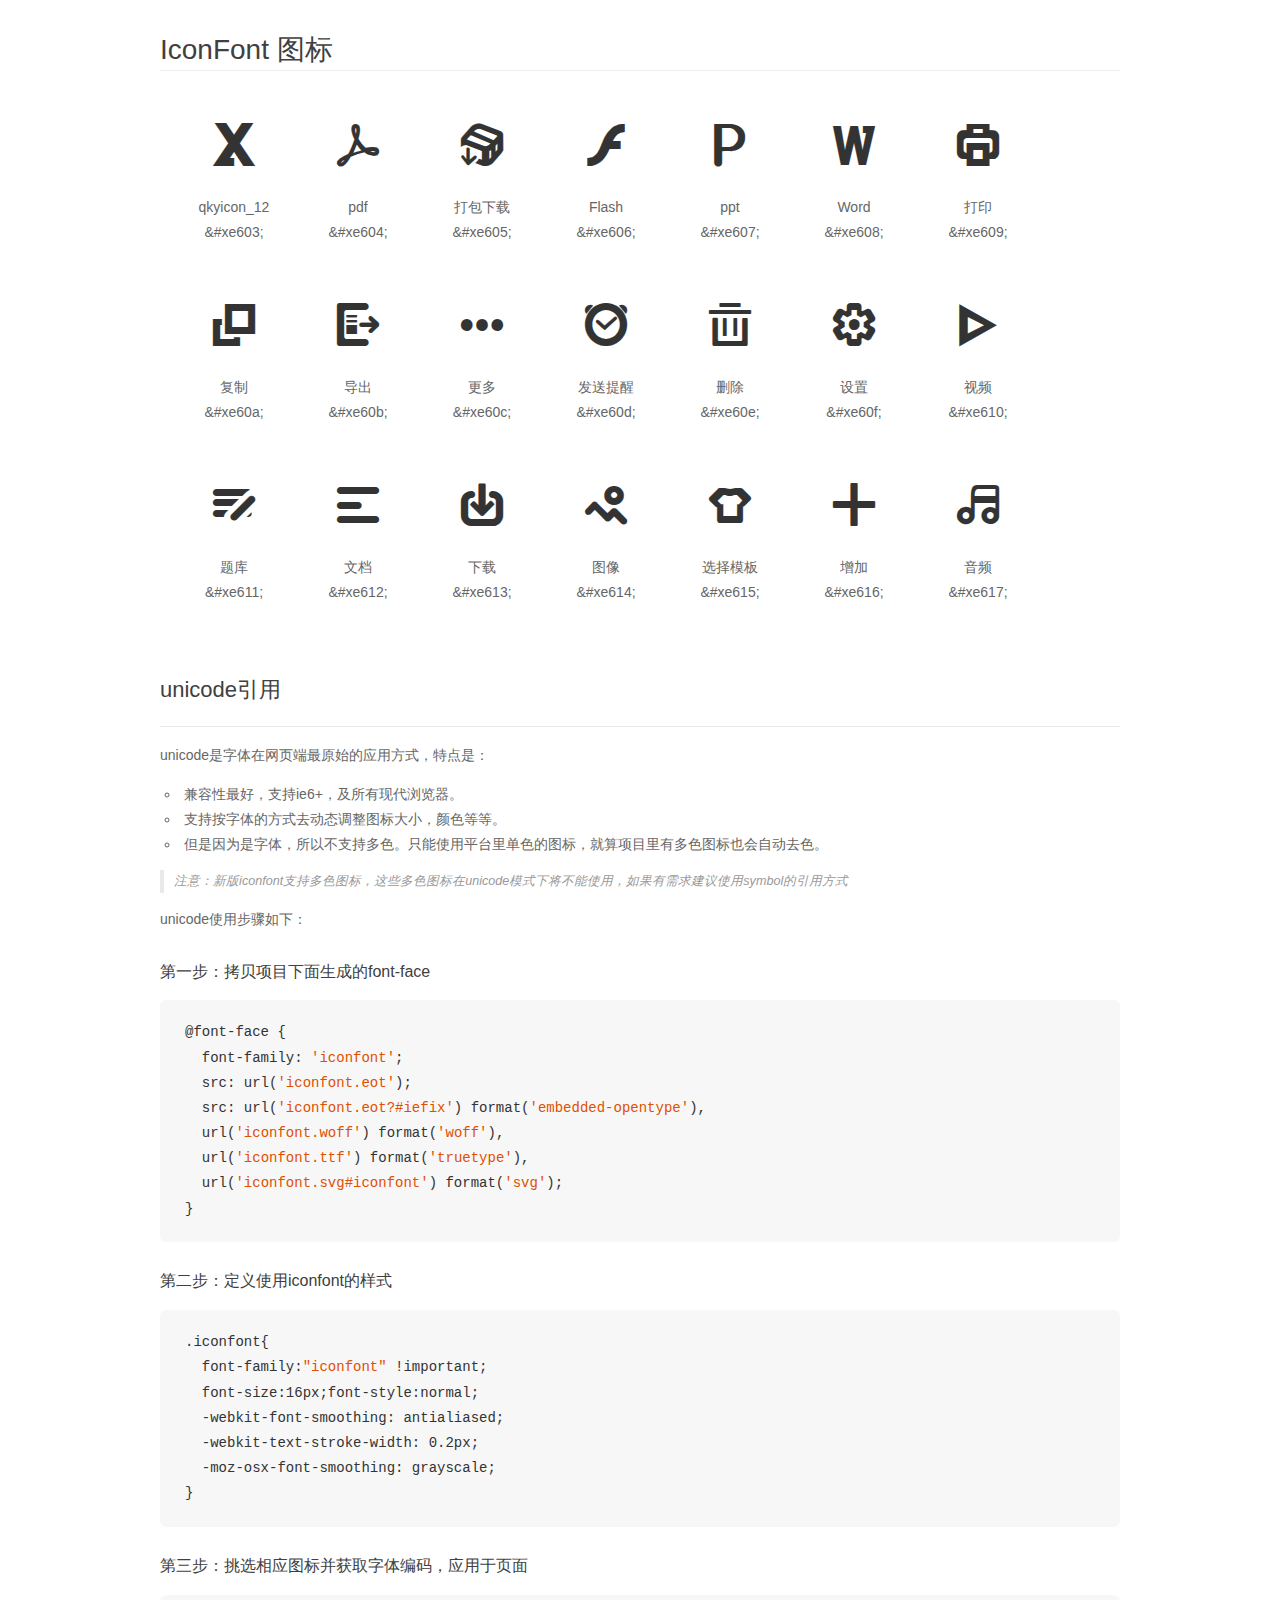
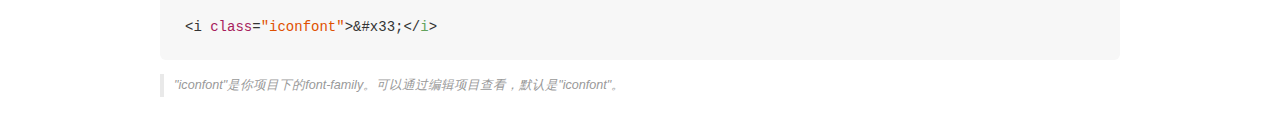
<file: QKYUI_dist/iconfont/12/demo_unicode.html>
<!DOCTYPE html>
<html>
<head>
    <meta charset="utf-8"/>
    <title>IconFont</title>
    <link rel="stylesheet" href="demo.css">

    <style type="text/css">

        @font-face {font-family: "iconfont";
          src: url('iconfont.eot'); /* IE9*/
          src: url('iconfont.eot#iefix') format('embedded-opentype'), /* IE6-IE8 */
          url('iconfont.woff') format('woff'), /* chrome, firefox */
          url('iconfont.ttf') format('truetype'), /* chrome, firefox, opera, Safari, Android, iOS 4.2+*/
          url('iconfont.svg#iconfont') format('svg'); /* iOS 4.1- */
        }

        .iconfont {
          font-family:"iconfont" !important;
          font-size:16px;
          font-style:normal;
          -webkit-font-smoothing: antialiased;
          -webkit-text-stroke-width: 0.2px;
          -moz-osx-font-smoothing: grayscale;
        }

    </style>
</head>
<body>
    <div class="main markdown">
        <h1>IconFont 图标</h1>
        <ul class="icon_lists clear">
            
                <li>
                <i class="icon iconfont">&#xe603;</i>
                    <div class="name">qkyicon_12</div>
                    <div class="code">&amp;#xe603;</div>
                </li>
            
                <li>
                <i class="icon iconfont">&#xe604;</i>
                    <div class="name">pdf</div>
                    <div class="code">&amp;#xe604;</div>
                </li>
            
                <li>
                <i class="icon iconfont">&#xe605;</i>
                    <div class="name">打包下载</div>
                    <div class="code">&amp;#xe605;</div>
                </li>
            
                <li>
                <i class="icon iconfont">&#xe606;</i>
                    <div class="name">Flash</div>
                    <div class="code">&amp;#xe606;</div>
                </li>
            
                <li>
                <i class="icon iconfont">&#xe607;</i>
                    <div class="name">ppt</div>
                    <div class="code">&amp;#xe607;</div>
                </li>
            
                <li>
                <i class="icon iconfont">&#xe608;</i>
                    <div class="name">Word</div>
                    <div class="code">&amp;#xe608;</div>
                </li>
            
                <li>
                <i class="icon iconfont">&#xe609;</i>
                    <div class="name">打印</div>
                    <div class="code">&amp;#xe609;</div>
                </li>
            
                <li>
                <i class="icon iconfont">&#xe60a;</i>
                    <div class="name">复制</div>
                    <div class="code">&amp;#xe60a;</div>
                </li>
            
                <li>
                <i class="icon iconfont">&#xe60b;</i>
                    <div class="name">导出</div>
                    <div class="code">&amp;#xe60b;</div>
                </li>
            
                <li>
                <i class="icon iconfont">&#xe60c;</i>
                    <div class="name">更多</div>
                    <div class="code">&amp;#xe60c;</div>
                </li>
            
                <li>
                <i class="icon iconfont">&#xe60d;</i>
                    <div class="name">发送提醒</div>
                    <div class="code">&amp;#xe60d;</div>
                </li>
            
                <li>
                <i class="icon iconfont">&#xe60e;</i>
                    <div class="name">删除</div>
                    <div class="code">&amp;#xe60e;</div>
                </li>
            
                <li>
                <i class="icon iconfont">&#xe60f;</i>
                    <div class="name">设置</div>
                    <div class="code">&amp;#xe60f;</div>
                </li>
            
                <li>
                <i class="icon iconfont">&#xe610;</i>
                    <div class="name">视频</div>
                    <div class="code">&amp;#xe610;</div>
                </li>
            
                <li>
                <i class="icon iconfont">&#xe611;</i>
                    <div class="name">题库</div>
                    <div class="code">&amp;#xe611;</div>
                </li>
            
                <li>
                <i class="icon iconfont">&#xe612;</i>
                    <div class="name">文档</div>
                    <div class="code">&amp;#xe612;</div>
                </li>
            
                <li>
                <i class="icon iconfont">&#xe613;</i>
                    <div class="name">下载</div>
                    <div class="code">&amp;#xe613;</div>
                </li>
            
                <li>
                <i class="icon iconfont">&#xe614;</i>
                    <div class="name">图像</div>
                    <div class="code">&amp;#xe614;</div>
                </li>
            
                <li>
                <i class="icon iconfont">&#xe615;</i>
                    <div class="name">选择模板</div>
                    <div class="code">&amp;#xe615;</div>
                </li>
            
                <li>
                <i class="icon iconfont">&#xe616;</i>
                    <div class="name">增加</div>
                    <div class="code">&amp;#xe616;</div>
                </li>
            
                <li>
                <i class="icon iconfont">&#xe617;</i>
                    <div class="name">音频</div>
                    <div class="code">&amp;#xe617;</div>
                </li>
            
        </ul>
        <h2 id="unicode-">unicode引用</h2>
        <hr>

        <p>unicode是字体在网页端最原始的应用方式，特点是：</p>
        <ul>
        <li>兼容性最好，支持ie6+，及所有现代浏览器。</li>
        <li>支持按字体的方式去动态调整图标大小，颜色等等。</li>
        <li>但是因为是字体，所以不支持多色。只能使用平台里单色的图标，就算项目里有多色图标也会自动去色。</li>
        </ul>
        <blockquote>
        <p>注意：新版iconfont支持多色图标，这些多色图标在unicode模式下将不能使用，如果有需求建议使用symbol的引用方式</p>
        </blockquote>
        <p>unicode使用步骤如下：</p>
        <h3 id="-font-face">第一步：拷贝项目下面生成的font-face</h3>
        <pre><code class="lang-js hljs javascript">@font-face {
  font-family: <span class="hljs-string">'iconfont'</span>;
  src: url(<span class="hljs-string">'iconfont.eot'</span>);
  src: url(<span class="hljs-string">'iconfont.eot?#iefix'</span>) format(<span class="hljs-string">'embedded-opentype'</span>),
  url(<span class="hljs-string">'iconfont.woff'</span>) format(<span class="hljs-string">'woff'</span>),
  url(<span class="hljs-string">'iconfont.ttf'</span>) format(<span class="hljs-string">'truetype'</span>),
  url(<span class="hljs-string">'iconfont.svg#iconfont'</span>) format(<span class="hljs-string">'svg'</span>);
}
</code></pre>
        <h3 id="-iconfont-">第二步：定义使用iconfont的样式</h3>
        <pre><code class="lang-js hljs javascript">.iconfont{
  font-family:<span class="hljs-string">"iconfont"</span> !important;
  font-size:<span class="hljs-number">16</span>px;font-style:normal;
  -webkit-font-smoothing: antialiased;
  -webkit-text-stroke-width: <span class="hljs-number">0.2</span>px;
  -moz-osx-font-smoothing: grayscale;
}
</code></pre>
        <h3 id="-">第三步：挑选相应图标并获取字体编码，应用于页面</h3>
        <pre><code class="lang-js hljs javascript">&lt;i <span class="hljs-class"><span class="hljs-keyword">class</span></span>=<span class="hljs-string">"iconfont"</span>&gt;&amp;#x33;<span class="xml"><span class="hljs-tag">&lt;/<span class="hljs-name">i</span>&gt;</span></span></code></pre>

        <blockquote>
        <p>"iconfont"是你项目下的font-family。可以通过编辑项目查看，默认是"iconfont"。</p>
        </blockquote>
    </div>


</body>
</html>
</file>
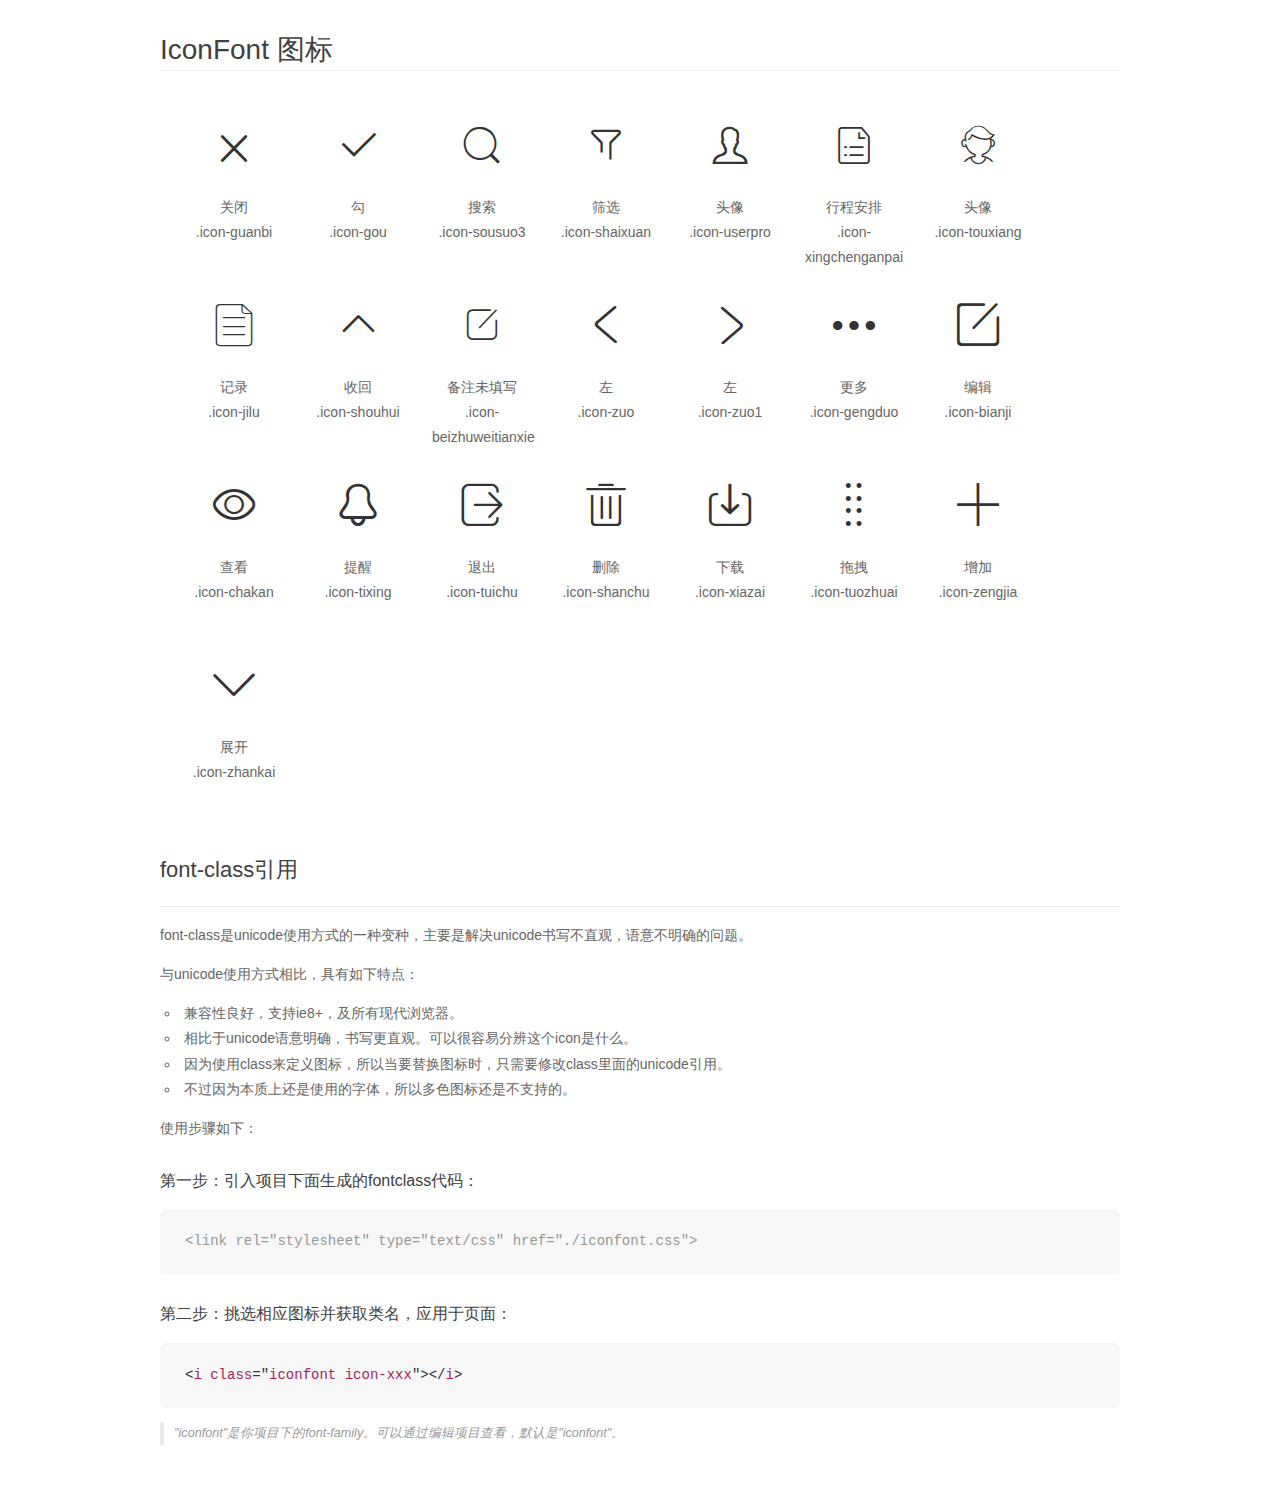
<file: QKYUI_dist/iconfont/14/demo_fontclass.html>
<!DOCTYPE html>
<html>
<head>
    <meta charset="utf-8"/>
    <title>IconFont</title>
    <link rel="stylesheet" href="demo.css">
    <link rel="stylesheet" href="iconfont.css">
</head>
<body>
    <div class="main markdown">
        <h1>IconFont 图标</h1>
        <ul class="icon_lists clear">
            
                <li>
                <i class="icon iconfont icon-guanbi"></i>
                    <div class="name">关闭</div>
                    <div class="fontclass">.icon-guanbi</div>
                </li>
            
                <li>
                <i class="icon iconfont icon-gou"></i>
                    <div class="name">勾</div>
                    <div class="fontclass">.icon-gou</div>
                </li>
            
                <li>
                <i class="icon iconfont icon-sousuo3"></i>
                    <div class="name">搜索</div>
                    <div class="fontclass">.icon-sousuo3</div>
                </li>
            
                <li>
                <i class="icon iconfont icon-shaixuan"></i>
                    <div class="name">筛选</div>
                    <div class="fontclass">.icon-shaixuan</div>
                </li>
            
                <li>
                <i class="icon iconfont icon-userpro"></i>
                    <div class="name">头像</div>
                    <div class="fontclass">.icon-userpro</div>
                </li>
            
                <li>
                <i class="icon iconfont icon-xingchenganpai"></i>
                    <div class="name">行程安排</div>
                    <div class="fontclass">.icon-xingchenganpai</div>
                </li>
            
                <li>
                <i class="icon iconfont icon-touxiang"></i>
                    <div class="name">头像</div>
                    <div class="fontclass">.icon-touxiang</div>
                </li>
            
                <li>
                <i class="icon iconfont icon-jilu"></i>
                    <div class="name">记录</div>
                    <div class="fontclass">.icon-jilu</div>
                </li>
            
                <li>
                <i class="icon iconfont icon-shouhui"></i>
                    <div class="name">收回</div>
                    <div class="fontclass">.icon-shouhui</div>
                </li>
            
                <li>
                <i class="icon iconfont icon-beizhuweitianxie"></i>
                    <div class="name">备注未填写</div>
                    <div class="fontclass">.icon-beizhuweitianxie</div>
                </li>
            
                <li>
                <i class="icon iconfont icon-zuo"></i>
                    <div class="name"> 左</div>
                    <div class="fontclass">.icon-zuo</div>
                </li>
            
                <li>
                <i class="icon iconfont icon-zuo1"></i>
                    <div class="name"> 左</div>
                    <div class="fontclass">.icon-zuo1</div>
                </li>
            
                <li>
                <i class="icon iconfont icon-gengduo"></i>
                    <div class="name">更多</div>
                    <div class="fontclass">.icon-gengduo</div>
                </li>
            
                <li>
                <i class="icon iconfont icon-bianji"></i>
                    <div class="name">编辑</div>
                    <div class="fontclass">.icon-bianji</div>
                </li>
            
                <li>
                <i class="icon iconfont icon-chakan"></i>
                    <div class="name">查看</div>
                    <div class="fontclass">.icon-chakan</div>
                </li>
            
                <li>
                <i class="icon iconfont icon-tixing"></i>
                    <div class="name">提醒</div>
                    <div class="fontclass">.icon-tixing</div>
                </li>
            
                <li>
                <i class="icon iconfont icon-tuichu"></i>
                    <div class="name">退出</div>
                    <div class="fontclass">.icon-tuichu</div>
                </li>
            
                <li>
                <i class="icon iconfont icon-shanchu"></i>
                    <div class="name">删除</div>
                    <div class="fontclass">.icon-shanchu</div>
                </li>
            
                <li>
                <i class="icon iconfont icon-xiazai"></i>
                    <div class="name">下载</div>
                    <div class="fontclass">.icon-xiazai</div>
                </li>
            
                <li>
                <i class="icon iconfont icon-tuozhuai"></i>
                    <div class="name">拖拽</div>
                    <div class="fontclass">.icon-tuozhuai</div>
                </li>
            
                <li>
                <i class="icon iconfont icon-zengjia"></i>
                    <div class="name">增加</div>
                    <div class="fontclass">.icon-zengjia</div>
                </li>
            
                <li>
                <i class="icon iconfont icon-zhankai"></i>
                    <div class="name">展开</div>
                    <div class="fontclass">.icon-zhankai</div>
                </li>
            
        </ul>

        <h2 id="font-class-">font-class引用</h2>
        <hr>

        <p>font-class是unicode使用方式的一种变种，主要是解决unicode书写不直观，语意不明确的问题。</p>
        <p>与unicode使用方式相比，具有如下特点：</p>
        <ul>
        <li>兼容性良好，支持ie8+，及所有现代浏览器。</li>
        <li>相比于unicode语意明确，书写更直观。可以很容易分辨这个icon是什么。</li>
        <li>因为使用class来定义图标，所以当要替换图标时，只需要修改class里面的unicode引用。</li>
        <li>不过因为本质上还是使用的字体，所以多色图标还是不支持的。</li>
        </ul>
        <p>使用步骤如下：</p>
        <h3 id="-fontclass-">第一步：引入项目下面生成的fontclass代码：</h3>


        <pre><code class="lang-js hljs javascript"><span class="hljs-comment">&lt;link rel="stylesheet" type="text/css" href="./iconfont.css"&gt;</span></code></pre>
        <h3 id="-">第二步：挑选相应图标并获取类名，应用于页面：</h3>
        <pre><code class="lang-css hljs">&lt;<span class="hljs-selector-tag">i</span> <span class="hljs-selector-tag">class</span>="<span class="hljs-selector-tag">iconfont</span> <span class="hljs-selector-tag">icon-xxx</span>"&gt;&lt;/<span class="hljs-selector-tag">i</span>&gt;</code></pre>
        <blockquote>
        <p>"iconfont"是你项目下的font-family。可以通过编辑项目查看，默认是"iconfont"。</p>
        </blockquote>
    </div>
</body>
</html>
</file>
<file: API/css/common_3.2.css>
@charset "utf-8";
/*************************************************************
基础信息：
	主明：此css为公共应用的样式，包括公共模块样式，和基础样式，一般附加样式请另起css;
	可以添加和修改里面的样式，但得注明版本和更新内容;
	初始化版本号：1.0;
	初始化人员：zwt;
	日期：2016/01/12;
**********************************************************
更新信息：
	更新日期：2016/02/22
	更新人员：zwt
	更新后版本号：2.0
	更新内容：更新更细节的基础样式，把颜色和一些普遍使用到的属性脱出，方便整体调整
**************************************************************	
	更新日期：2016/06/22
	更新人员：zwt
	更新后版本号：2.1
	更新内容：简化框架css，深度定制了一些内外边距	
**************************************************************		
	更新日期：2016/08/11
	更新人员：zwt
	更新后版本号：3.0
	更新内容：新增几项特殊css，新增伪元素清理浮动【clear3】，按需求增加许多档次选择，框架颜色脱离到qkyui.css
**************************************************************
	
	更新日期：2016/09/05
	更新人员：zwt
	更新后版本号：3.1
	更新内容：新增特殊css，高斯，渐变色，增加内外边距的百分比档
**************************************************************

	更新日期：2016/09/12
	更新人员：zwt
	更新后版本号：3.2
	更新内容:新增行高lh档位选择
**************************************************************/

/*****************************公用图标字体架构*****************************/
@font-face {
  font-family: 'qkyapi';  /* project id 241927 */
  src: url('//at.alicdn.com/t/font_cgz0wuzrbc3rqkt9.eot');
  src: url('//at.alicdn.com/t/font_cgz0wuzrbc3rqkt9.eot?#iefix') format('embedded-opentype'),
  url('//at.alicdn.com/t/font_cgz0wuzrbc3rqkt9.woff') format('woff'),
  url('//at.alicdn.com/t/font_cgz0wuzrbc3rqkt9.ttf') format('truetype'),
  url('//at.alicdn.com/t/font_cgz0wuzrbc3rqkt9.svg#iconfont') format('svg');
}
.qkyicon {
  font-family:"qkyapi" !important;
  font-size:18px;
  font-style:normal;
  -webkit-font-smoothing: antialiased;
 /*-webkit-text-stroke-width: 0.2px;*/
  -moz-osx-font-smoothing: grayscale;
}
/*****************************指定应用图标字体架构*****************************/

/*****************************基础样式*****************************/
body{ font-size:14px; font-family: Arial,Microsoft YaHei; color:#666666; overflow-x:hidden; width:100%;-webkit-text-stroke: 1px transparent; background:#f3f3f3;}
*{ margin:0; padding:0; text-decoration:none; list-style:none; font-weight:normal;}
h1,h2,h3,h4,h5,h6{ font-weight:normal;}
li,ul{list-style:none; margin:0; padding:0;}
img,button,input,select{ border:0px; outline:none;}
a{ cursor:pointer; text-decoration:none;}
i,em{ font-style:normal;}
textarea,input{ outline:none;}
/*浮动*/
.fl{ float:left!important;}
.fr{ float:right!important;}
/*清除浮动*/
.clear{ clear:both;}
.clear2{ clear:both; zoom:1;}
.clear3:before,.clear3:after{ content: " "; display: table;}
.clear3:after {clear: both;}
/*隐藏*/
.yc{ display:none !important;}
.iskuai{ display:block!important;}
.isinku{ display: inline-block!important;}
/*文字水平*/
.t_r{ text-align:right!important;}
.t_l{ text-align:left!important;}
.t_c{ text-align: center!important;}
.po_r{ position:relative;}
.po_ab{ position:absolute; left:0; top:0;}
.po_ab_r{ position:absolute; right:0; top:0;}

.lh20{ line-height:20px}
.lh22{ line-height:22px}
.lh24{ line-height:24px}
.lh26{ line-height:26px}
.lh28{ line-height:28px}
.lh30{ line-height:30px}
.lh32{ line-height:32px}
.lh34{ line-height:34px}
.lh36{ line-height:36px}
.lh38{ line-height:38px}
.lh40{ line-height:40px}
.lh42{ line-height:42px}
.lh44{ line-height:44px}
.lh46{ line-height:46px}
.lh48{ line-height:48px}

/*****************************特殊css*****************************/
.dian3{ overflow:hidden;text-overflow:ellipsis; white-space:nowrap;}/*单行文字超出显示...*/
.t_i{text-indent:2em;}/*段落缩进*/
.img_c{margin:0 auto; display:block; max-width:100%;}/*图片水平居中*/
.ycfile{position: absolute;width: 100%;height: 100%;left: 0;top: 0;filter: alpha(opacity=0);opacity: 0;z-index: 66;cursor: pointer;}/*完全透明的上传控件*/
.hbtl{ text-decoration:underline;}/*文字底线*/
.box_b{ box-sizing:border-box;}/*块元素浮动算宽度时，忽略边框和内边距*/
.fz_we{ font-weight:700;}/*文字变粗*/

/*****特殊，css3专区*****/
.trn{-webkit-transition: all 0.25s ease-out 0s;-moz-transition: all 0.25s ease-out 0s;transition: all 0.25s ease-out 0s;}/*过度执行动画  ie8以及以下没作用*/
.trn5{-webkit-transition: all 0.5s ease-out 0s;-moz-transition: all 0.5s ease-out 0s;transition: all 0.5s ease-out 0s;}/*过度执行动画  ie8以及以下没作用*/
.r45{transform:rotate(45deg); -webkit-transform:rotate(45deg);-moz-transform:rotate(45deg);}/*旋转45度  ie8以及以下没作用*/
.r90{transform:rotate(-90deg); -webkit-transform:rotate(-90deg);-moz-transform:rotate(-90deg);}/*旋转90度  ie8以及以下没作用*/
.bshw{ box-shadow:0 2px 3px #ccc;}
.bshw1{ box-shadow:0 4px 4px #ddd;}
.bshw2{ box-shadow:0 1px 2px #eee;}
.bshw3{box-shadow:0px 2px 3px #eee;-webkit-box-shadow:0px 2px 3px #eee;-moz-box-shadow:0px 2px 3px #eee;}
.bshw4{box-shadow:1px 2px 4px #bbb;-webkit-box-shadow:1px 2px 4px #bbb;-moz-box-shadow:1px 2px 4px #bbb;}
.bsthw{ text-shadow:0 3px 3px #ddd; }/*文字阴影*/
.blur{-webkit-filter: blur(12px);filter: blur(12px);-moz-filter: blur(12px);}/*高斯模糊效果...*/
.noblur{-webkit-filter: blur(0px);filter: blur(0px);-moz-filter: blur(0px);}/*高斯模糊效果...*/
.jb_t_b{
-webkit-mask-image: -webkit-linear-gradient(rgba(0,0,0,0), rgba(0,0,0,1) 50%, rgba(0,0,0,0));
mask-image: linear-gradient(rgba(0,0,0,0), rgba(0,0,0,1) 50%, rgba(0,0,0,0));
-moz-mask-image: -moz-linear-gradient(rgba(0,0,0,0), rgba(0,0,0,1) 50%, rgba(0,0,0,0));
}/*遮罩中间向头底渐变*/
.jbbg_t_b{
background: -webkit-linear-gradient(rgba(0,0,0,0), rgba(0,0,0,1) 50%, rgba(0,0,0,0));
background: linear-gradient(rgba(0,0,0,0), rgba(0,0,0,1) 50%, rgba(0,0,0,0));
background: -moz-linear-gradient(rgba(0,0,0,0), rgba(0,0,0,1) 50%, rgba(0,0,0,0));
}/*背景中间向头底渐变*/

/*****************************灰度文字颜色*****************************/
.co_z0{ color:#000000!important;}
.co_z1{ color:#111111!important;}/*深灰*/
.co_z3{ color:#333333!important;}/*平常灰*/
.co_z6{ color:#666666!important;}/*淡灰*/
.co_z9{ color:#999999!important;}/*一点灰*/
.co_79{ color:#797979!important;}/*一点灰*/
.co_53{ color:#535353!important;}/*一点灰*/
.co_89{ color:#898989!important;}/*一点灰*/
.co_a2{ color:#a2a2a2!important;}/*一点灰*/
.co_c3{ color:#c3c3c3!important;}/*一点灰*/
.co_ff{ color:#ffffff!important;}/*白*/

/*****************************灰度背景颜色*****************************/
.ba_z1{ background:#111!important;}
.ba_z3{ background:#333!important;}
.ba_53{ background:#535353!important;}
.ba_z6{ background:#666!important;}
.ba_z9{ background:#999!important;}
.ba_dd{ background:#dddddd!important;}
.ba_ee{ background:#eeeeee!important;}
.ba_f1{ background:#f1f1f1!important;}
.ba_f3{ background:#f3f3f3!important;}
.ba_f5{ background:#f5f5f5!important;}
.ba_f6{ background:#f6f6f6!important;}
.ba_f9{ background:#f9f9f9!important;}
.ba_fa{ background:#fafafa!important;}
.ba_fc{ background:#fcfcfc!important;}
.ba_ff{ background:#ffffff!important;}
.ba_none{background:none !important;}

/*****************************文字字号*****************************/
.fz_12{ font-size:12px!important;}
.fz_14{ font-size:14px!important;}
.fz_16{ font-size:16px!important;}
.fz_18{ font-size:18px!important;}
.fz_20{ font-size:20px!important;}
.fz_22{ font-size:22px!important;}
.fz_24{ font-size:24px!important;}
.fz_26{ font-size:26px!important;}
.fz_28{ font-size:28px!important;}
.fz_30{ font-size:30px!important;}
.fz_40{ font-size:40px!important;}
.fz_50{ font-size:50px!important;}
.fz_60{ font-size:60px!important;}
.fz_70{ font-size:70px!important;}
.fz_80{ font-size:80px!important;}
.fz_90{ font-size:90px!important;}
.fz_100{ font-size:100px!important;}

/*****************************边框*****************************/
.br_eee{ border-color:#eee!important;}
.br_ddd{border-color:#ddd!important;}
.br_fff{border-color:#fff !important;}
.br_f1{border-color:#f1f1f1!important;}
.br_f9{border-color:#f9f9f9!important;}
.br_aaa{border-color:#aaa!important;}
.br_nall{ border:none!important;}
.br_nt{ border-top:none!important;}
.br_nb{ border-bottom:none!important;}
.br_nl{ border-left:none!important;}
.br_nr{ border-right:none!important;}

.br_t{ border-top:1px solid;}
.br_b{ border-bottom:1px solid;}
.br_l{ border-left:1px solid;}
.br_r{ border-right:1px solid;}

/*圆角 ie8以及以下没作用*/
.brra_4{ border-radius:4px;-webkit-border-radius:4px;-moz-border-radius:4px;}
.brra_6{ border-radius:6px;-webkit-border-radius:6px;-moz-border-radius:6px;}
.brra_8{ border-radius:8px;-webkit-border-radius:8px;-moz-border-radius:8px;}

.brra_topl4{ border-radius:4px 0 0 0 ;}
.brra_topr4{ border-radius:0 4px 0 0 ;}
.brra_bottoml4{ border-radius:0 0 0 4px;}
.brra_bottomr4{ border-radius:0 0 4px 0;}

.brra_topl6{ border-radius:6px 0 0 0 ;}
.brra_topr6{ border-radius:0 6px 0 0 ;}
.brra_bottoml6{ border-radius:0 0 0 6px;}
.brra_bottomr6{ border-radius:0 0 6px 0;}

.brra_topl8{ border-radius:8px 0 0 0 ;}
.brra_topr8{ border-radius:0 8px 0 0 ;}
.brra_bottoml8{ border-radius:0 0 0 8px;}
.brra_bottomr8{ border-radius:0 0 8px 0;}

.brra_17{ border-radius:17px;-webkit-border-radius:17px;-moz-border-radius:17px;}
.brra_50{ border-radius:50%;-webkit-border-radius:50%;-moz-border-radius:50%;}/*圆形 ie8以及以下没作用*/

/*****************************内边距*****************************/
/*整体8档*/
.pa_6{ padding:6px!important;}
.pa_8{ padding:8px!important;}
.pa_10{ padding:10px!important;}
.pa_12{ padding:12px!important;}
.pa_14{ padding:14px!important;}
.pa_16{ padding:16px!important;}
.pa_18{ padding:18px!important;}
.pa_20{ padding:20px!important;}

/*整体百分比10档*/
.pa_b2{ padding:2%!important;}
.pa_b4{ padding:4%!important;}
.pa_b5{ padding:5%!important;}
.pa_b6{ padding:6%!important;}
.pa_b8{ padding:8%!important;}
.pa_b10{ padding:10%!important;}
.pa_b12{ padding:12%!important;}
.pa_b14{ padding:14%!important;}
.pa_b16{ padding:16%!important;}
.pa_b20{ padding:20%!important;}


/*对立两边8档*/
.pa_tb6{padding-top:6px!important;padding-bottom:6px!important;}
.pa_tb8{padding-top:8px!important;padding-bottom:8px!important;}
.pa_tb10{padding-top:10px!important;padding-bottom:10px!important;}
.pa_tb12{padding-top:12px!important;padding-bottom:12px!important;}
.pa_tb14{padding-top:14px!important;padding-bottom:14px!important;}
.pa_tb16{padding-top:16px!important;padding-bottom:16px!important;}
.pa_tb18{padding-top:18px!important;padding-bottom:18px!important;}
.pa_tb20{padding-top:20px!important;padding-bottom:20px!important;}
.pa_lr6{padding-left:6px!important;padding-right:6px!important;}
.pa_lr8{padding-left:8px!important;padding-right:8px!important;}
.pa_lr10{padding-left:10px!important;padding-right:10px!important;}
.pa_lr12{padding-left:12px!important;padding-right:12px!important;}
.pa_lr14{padding-left:14px!important;padding-right:14px!important;}
.pa_lr16{padding-left:16px!important;padding-right:16px!important;}
.pa_lr18{padding-left:18px!important;padding-right:18px!important;}
.pa_lr20{padding-left:20px!important;padding-right:20px!important;}

/*单边12档*/
.pl26{ padding-left:26px!important;}
.pr26{ padding-right:26px!important;}
.pl20{ padding-left:20px!important;}
.pr20{ padding-right:20px!important;}
.pl18{ padding-left:18px!important;}
.pr18{ padding-right:18px!important;}
.pl16{ padding-left:16px!important;}
.pr16{ padding-right:16px!important;}
.pl14{ padding-left:14px!important;}
.pr14{ padding-right:14px!important;}
.pl12{ padding-left:12px!important;}
.pr12{ padding-right:12px!important;}
.pr10{ padding-right:10px!important;}
.pl10{ padding-left:10px!important;}
.pr8{ padding-right:8px!important;}
.pl8{ padding-left:8px!important;}
.pr6{ padding-right:6px!important;}
.pl6{ padding-left:6px!important;}
.pr4{ padding-right:4px!important;}
.pl4{ padding-left:4px!important;}
.pr2{ padding-right:2px!important;}
.pl2{ padding-left:2px!important;}
.pr0{ padding-right:0px!important;}
.pl0{ padding-left:0px!important;}

.pt26{ padding-top:26px!important;}
.pb26{ padding-bottom:26px!important;}
.pt20{ padding-top:20px!important;}
.pb20{ padding-bottom:20px!important;}
.pt18{ padding-top:18px!important;}
.pb18{ padding-bottom:18px!important;}
.pt16{ padding-top:16px!important;}
.pb16{ padding-bottom:16px!important;}
.pt14{ padding-top:14px!important;}
.pb14{ padding-bottom:14px!important;}
.pt12{ padding-top:12px!important;}
.pb12{ padding-bottom:12px!important;}
.pt10{ padding-top:10px!important;}
.pb10{ padding-bottom:10px!important;}
.pt8{ padding-top:8px!important;}
.pb8{ padding-bottom:8px!important;}
.pt6{ padding-top:6px!important;}
.pb6{ padding-bottom:6px!important;}
.pt4{ padding-top:4px!important;}
.pb4{ padding-bottom:4px!important;}
.pt2{ padding-top:2px!important;}
.pb2{ padding-bottom:2px!important;}
.pt0{ padding-top:0px!important;}
.pb0{ padding-bottom:0px!important;}

/*****************************外边距*****************************/
/*整体8档*/
.ma_6{ margin:6px!important;}
.ma_8{ margin:8px!important;}
.ma_10{ margin:10px!important;}
.ma_12{ margin:12px!important;}
.ma_14{ margin:14px!important;}
.ma_16{ margin:16px!important;}
.ma_18{ margin:18px!important;}
.ma_20{ margin:20px!important;}

/*整体百分比10档*/
.ma_b1{ margin:1%!important;}
.ma_b2{ margin:2%!important;}
.ma_b4{ margin:4%!important;}
.ma_b5{ margin:5%!important;}
.ma_b6{ margin:6%!important;}
.ma_b8{ margin:8%!important;}
.ma_b10{ margin:10%!important;}
.ma_b12{ margin:12%!important;}
.ma_b14{ margin:14%!important;}
.ma_b16{ margin:16%!important;}
.ma_b20{ margin:20%!important;}

/*左右自由，就div水平居中*/
.ma_lrauto{margin-left: auto!important;margin-right:auto!important;}

/*对立两边8档*/
.ma_tb6{margin-top:6px!important;margin-bottom:6px!important;}
.ma_tb8{margin-top:8px!important;margin-bottom:8px!important;}
.ma_tb10{margin-top:10px!important;margin-bottom:10px!important;}
.ma_tb12{margin-top:12px!important;margin-bottom:12px!important;}
.ma_tb14{margin-top:14px!important;margin-bottom:14px!important;}
.ma_tb16{margin-top:16px!important;margin-bottom:16px!important;}
.ma_tb18{margin-top:18px!important;margin-bottom:18px!important;}
.ma_tb20{margin-top:20px!important;margin-bottom:20px!important;}
.ma_lr6{margin-left:6px!important;margin-right:6px!important;}
.ma_lr8{margin-left:8px!important;margin-right:8px!important;}
.ma_lr10{margin-left:10px!important;margin-right:10px!important;}
.ma_lr12{margin-left:12px!important;margin-right:12px!important;}
.ma_lr14{margin-left:14px!important;margin-right:14px!important;}
.ma_lr16{margin-left:16px!important;margin-right:16px!important;}
.ma_lr18{margin-left:18px!important;margin-right:18px!important;}
.ma_lr20{margin-left:20px!important;margin-right:20px!important;}

/*单边12档*/
.ml26{ margin-left:26px!important;}
.mr26{ margin-right:26px!important;}
.ml20{ margin-left:20px!important;}
.mr20{ margin-right:20px!important;}
.ml18{ margin-left:18px!important;}
.mr18{ margin-right:18px!important;}
.ml16{ margin-left:16px!important;}
.mr16{ margin-right:16px!important;}
.mr14{ margin-right:14px!important;}
.ml14{ margin-left:14px!important;}
.mr12{ margin-right:12px!important;}
.ml12{ margin-left:12px!important;}
.mr10{ margin-right:10px!important;}
.ml10{ margin-left:10px!important;}
.mr8{ margin-right:8px!important;}
.ml8{ margin-left:8px!important;}
.mr6{ margin-right:6px!important;}
.ml6{ margin-left:6px!important;}
.mr4{ margin-right:4px!important;}
.ml4{ margin-left:4px!important;}
.mr2{ margin-right:2px!important;}
.ml2{ margin-left:2px!important;}
.mr0{ margin-right:0px!important;}
.ml0{ margin-left:0px!important;}

.mt26{ margin-top:26px!important;}
.mb26{ margin-bottom:26px!important;}
.mt20{ margin-top:20px!important;}
.mb20{ margin-bottom:20px!important;}
.mt18{ margin-top:18px!important;}
.mb18{ margin-bottom:18px!important;}
.mt16{ margin-top:16px!important;}
.mb16{ margin-bottom:16px!important;}
.mt14{ margin-top:14px!important;}
.mb14{ margin-bottom:14px!important;}
.mt12{ margin-top:12px!important;}
.mb12{ margin-bottom:12px!important;}
.mt10{ margin-top:10px!important;}
.mb10{ margin-bottom:10px!important;}
.mt8{ margin-top:8px!important;}
.mb8{ margin-bottom:8px!important;}
.mt6{ margin-top:6px!important;}
.mb6{ margin-bottom:6px!important;}
.mt4{ margin-top:4px!important;}
.mb4{ margin-bottom:4px!important;}
.mt2{ margin-top:2px!important;}
.mb2{ margin-bottom:2px!important;}
.mt0{ margin-top:0px!important;}
.mb0{ margin-bottom:0px!important;}

/*****************************百分比宽度*****************************/
.wd_100{ width:100%!important;}
.wd_98{ width:98%!important;}
.wd_96{ width:96%!important;}
.wd_95{ width:95%!important;}
.wd_94{ width:94%!important;}
.wd_92{ width:92%!important;}
.wd_90{ width:90%!important;}
.wd_88{ width:88%!important;}
.wd_86{ width:86%!important;}
.wd_85{ width:85%!important;}
.wd_84{ width:84%!important;}
.wd_82{ width:82%!important;}
.wd_80{ width:80%!important;}
.wd_78{ width:78%!important;}
.wd_76{ width:76%!important;}
.wd_75{ width:75%!important;}
.wd_74{ width:74%!important;}
.wd_72{ width:72%!important;}
.wd_70{ width:70%!important;}
.wd_68{ width:68%!important;}
.wd_66{ width:66%!important;}
.wd_65{ width:65%!important;}
.wd_64{ width:64%!important;}
.wd_62{ width:62%!important;}
.wd_60{ width:60%!important;}
.wd_58{ width:58%!important;}
.wd_56{ width:56%!important;}
.wd_55{ width:55%!important;}
.wd_54{ width:54%!important;}
.wd_52{ width:52%!important;}
.wd_50{ width:50%!important;}
.wd_48{ width:48%!important;}
.wd_46{ width:46%!important;}
.wd_45{ width:45%!important;}
.wd_44{ width:44%!important;}
.wd_42{ width:42%!important;}
.wd_40{ width:40%!important;}
.wd_38{ width:38%!important;}
.wd_36{ width:36%!important;}
.wd_35{ width:35%!important;}
.wd_34{ width:34%!important;}
.wd_33{ width:33%!important;}
.wd_32{ width:32%!important;}
.wd_30{ width:30%!important;}
.wd_28{ width:28%!important;}
.wd_26{ width:26%!important;}
.wd_25{ width:25%!important;}
.wd_24{ width:24%!important;}
.wd_22{ width:22%!important;}
.wd_20{ width:20%!important;}
.wd_18{ width:18%!important;}
.wd_17{ width:17%!important;}
.wd_16{ width:16%!important;}
.wd_15{ width:15%!important;}
.wd_14{ width:14%!important;}
.wd_12{ width:12%!important;}
.wd_10{ width:10%!important;}
.wd_8{ width:8%!important;}
.wd_6{ width:6%!important;}
.wd_5{ width:5%!important;}
.wd_4{ width:4%!important;}
.wd_2{ width:2%!important;}
.wd_1{ width:1%!important;}
.wd_auto{ width:auto !important;}
/*****************************主框架样式*****************************/
.wrapper{ padding-top: 96px;}
.main_bg{ width:100%; padding:16px; background:#fff; margin: auto 0; border:1px solid #eee; box-sizing:border-box;}
.main_bg.of{ background:none; border:none; padding:0; box-shadow:none;}
/*顶部模块框架样式*/
.qky_header{  position:fixed;width:100%; z-index:999999999; margin:0; left:0;top:0; background:#535353; height:48px; overflow:hidden;}
.qky_header .header1{ height:48px;}
.qky_top_box{width:1000px;margin:0 auto;}
.qky_top_txt{height:48px; line-height:48px;}
.qky_logo{ padding:0; float:left; height:46px; line-height:16px;margin-right:20px;}
.qky_logo img{ margin:6px 0 0; vertical-align:inherit;}
.qky_top_navs{ float:left;}
.qky_top_navs li{ float:left;line-height:48px; margin-right:2px; }
.qky_top_navs li a{line-height:48px;  height:48px;font-size:14px; text-align:center;  display:block;padding:0 25px;color:#fff;}
.qky_top_navs li.active a{ color:#04acf7;}
.qky_top_search{ float:right; text-align:right; margin-left:60px;height:48px; line-height:48px; overflow:hidden;}
.qky_top_search a{ padding:0 8px; font-size:13px; display:inline-block; position:relative; }
.qky_top_button{ width:112px; height:30px; float:right; margin-top:7px;}
.qky_top_button a{  border-radius:4px; display:block; line-height:30px; text-align:center; cursor:pointer;}
.qky_top_button a i{margin-right:6px;}
.qky_tab{ height:48px; line-height:48px; padding:0 21px; border:1px solid ; border-bottom:none; border-top:none; margin-left:-1px; cursor:pointer;}

/*中部模块框架样式*/
.qky_content{ width:100%; height:auto;}
/*中部导航模块框架样式*/
.qky_nav { width:1000px; height:auto; margin:14px auto 0;}
/*中部主要模块框架样式*/
.qky_main{width:1000px; height:auto;  margin:0 auto; padding-top:16px;}
		
/*底部模块框架样式*/
.qky_footer{ width:100%; padding:14px 0; background:#F9F9F9;}
.qky_footer div{ text-align:center;line-height:30px;}
.qky_footer div img{ margin:5px auto; display:block;}
</file>
<file: API/css/apipc.css>
@charset "utf-8";
a[href]{ color:#04acf7;}
/* CSS Document */
.qukice_a{ font-size:14px; color:#535353;}
.qukice_a:hover{ color:#0d6a93;}

.file_box ul{ padding-left:10px; display:none;}
.file_box ul.show{ display:block;}
.file_box a{ display:block; line-height:28px; color:#535353;}
.file_box a:before,.file_box a:after{ content: " "; display: table;}
.file_box a:after {clear: both;}
.file_box a.on{ color:#04acf7;}
.file_box a.on:hover{ color:#0d6a93;}
.file_ex{ color:#a2a2a2; }
.file_box  .hasfile{ color:#F1CD72;}

.apibody{ background:#f7f7f7; position:absolute; width:100%; min-height:100%; box-sizing:border-box; padding:50px 0;}
.qky_footer{ position:absolute; bottom:0; left:0; width:100%; background:#F1F1F1;}
/*N级导航树*/
.qky_njclick{ padding:10px 0;overflow:hidden;text-overflow:ellipsis; white-space:nowrap; padding-left:2%;}
.qky_njclick{ -webkit-transition: all 0.25s ease-out 0s;-moz-transition: all 0.25s ease-out 0s;transition: all 0.25s ease-out 0s;}
.qky_njclick:hover{ background:#ddf0cc; }
.qky_njbox{ display:none;}
.qky_njend{ display: block; padding:4px 8px;}
.qky_njend:hover,.qky_njend.cur{ background:#ddf0cc;}

.header1 .qkysel{ line-height:48px; border-color:#3fc1fd !important;}
.header1 .qkysel:hover{ background:#3fc1fd;}

.main_bg h1{ line-height:54px; font-size:24px;display:block; position:relative;}
.main_bg h2{ padding:0 16px;line-height:50px; font-size:20px;display:block; position:relative; background:#f1f1f1;border-bottom:1px solid #eee; border-radius:6px;}
.api_so.two{ background:#fefefe; border-radius: 0 0 6px 6px; margin-top:-6px;  padding-top:6px;}
.main_bg h3{line-height:38px; font-size:16px; display:block; border-bottom:1px dashed #eee; position:relative;}
.main_bg h4{line-height:34px; font-size:14px;}
.main_bg{ border-radius:4px; background:#ddd; border:1px solid #ccc; box-shadow:0 0 3px 1px #eee;}
.api_k{ padding:0 24px 16px ; margin-bottom:16px;}
.api_code{ display:block;padding:0px 8px;margin-top: 10px;background-color: #f7f7f9;border: 1px solid #e1e1e8;border-radius: 4px;}
.qkycode{background:#f7f7f9; display:block; border-radius:4px; border:1px solid #e1e1e8; padding:0 10px;color: #c7254e;}
.qkycode.inbock{ display:inline-block; padding:0 4px; margin:4px 0;color: #c7254e;}
.iconup{ cursor:pointer;}

.qky_njclick.one{ color:#535353;}
.qky_njclick.two{ color:#737373;}
.api_r .qky_njclick:hover,.api_r .qky_njclick.cur{ background:none; color:#04acf7;  }
.api_r .qky_njend:hover,.qky_njend.cur{ background:none;color:#04acf7;font-size:14px !important;}
.qky_njbox.one{ display:none;}
.qky_njbox.one.cur{ display:block;}

.api_sos.two{ display:none;}
.api_nav{ position:fixed; width:200px; right:0; top:60px;}
.ba_53{ background:#535353!important;}
.ba_32{ background:#323232!important;}

.co_css{padding: 2px 4px;font-size: 90%;color: #c7254e;background-color: #f9f2f4;border-radius: 4px;}
.co_html{ color:#5144eb;}
.co_js{ color:#c27182;}

.api_demo .btn{ margin-bottom:5px;}
</file>
<file: QKYUI_dist/css/iconfont.css>
@charset "utf-8";


/*
 * 自我字体库链接
 */
@font-face {
  font-family: 'qkyicon_12';  /* project id 202503 */
  src: url('../iconfont/12/iconfont.eot'); /* IE9*/
  src: url('../iconfont/12/iconfont.eot#iefix') format('embedded-opentype'), /* IE6-IE8 */
  url('../iconfont/12/iconfont.woff') format('woff'), /* chrome, firefox */
  url('../iconfont/12/iconfont.ttf') format('truetype'), /* chrome, firefox, opera, Safari, Android, iOS 4.2+*/
  url('../iconfont/12/iconfont.svg#iconfont') format('svg'); /* iOS 4.1- */
}

@font-face {
  font-family: 'qkyicon_14';  /* project id 202497 */
  src: url('../iconfont/14/iconfont.eot'); /* IE9*/
  src: url('../iconfont/14/iconfont.eot#iefix') format('embedded-opentype'), /* IE6-IE8 */
  url('../iconfont/14/iconfont.woff') format('woff'), /* chrome, firefox */
  url('../iconfont/14/iconfont.ttf') format('truetype'), /* chrome, firefox, opera, Safari, Android, iOS 4.2+*/
  url('../iconfont/14/iconfont.svg#iconfont') format('svg'); /* iOS 4.1- */

}

@font-face {
  font-family: 'qkyicon_20';  /* project id 202495 */
  src: url('../iconfont/20/iconfont.eot'); /* IE9*/
  src: url('../iconfont/20/iconfont.eot#iefix') format('embedded-opentype'), /* IE6-IE8 */
  url('../iconfont/20/iconfont.woff') format('woff'), /* chrome, firefox */
  url('../iconfont/20/iconfont.ttf') format('truetype'), /* chrome, firefox, opera, Safari, Android, iOS 4.2+*/
  url('../iconfont/20/iconfont.svg#iconfont') format('svg'); /* iOS 4.1- */
}

@font-face {
  font-family: 'qkyicon_22';  /* project id 202493 */
  src: url('../iconfont/22/iconfont.eot'); /* IE9*/
  src: url('../iconfont/22/iconfont.eot#iefix') format('embedded-opentype'), /* IE6-IE8 */
  url('../iconfont/22/iconfont.woff') format('woff'), /* chrome, firefox */
  url('../iconfont/22/iconfont.ttf') format('truetype'), /* chrome, firefox, opera, Safari, Android, iOS 4.2+*/
  url('../iconfont/22/iconfont.svg#iconfont') format('svg'); /* iOS 4.1- */
}
@font-face {
  font-family: 'qkyicon_100';  /* project id 202483 */
  src: url('../iconfont/100/iconfont.eot'); /* IE9*/
  src: url('../iconfont/100/iconfont.eot#iefix') format('embedded-opentype'), /* IE6-IE8 */
  url('../iconfont/100/iconfont.woff') format('woff'), /* chrome, firefox */
  url('../iconfont/100/iconfont.ttf') format('truetype'), /* chrome, firefox, opera, Safari, Android, iOS 4.2+*/
  url('../iconfont/100/iconfont.svg#iconfont') format('svg'); /* iOS 4.1- */
}



.qkyicon_12 {
  font-family:"qkyicon_12" !important;
  font-size:12px;
  font-style:normal;
  -webkit-font-smoothing: antialiased;
 /*-webkit-text-stroke-width: 0.2px;*/
  -moz-osx-font-smoothing: grayscale;
}

.qkyicon_14 {
  font-family:"qkyicon_14" !important;
  font-size:14px;
  font-style:normal;
  -webkit-font-smoothing: antialiased;
 /*-webkit-text-stroke-width: 0.2px;*/
  -moz-osx-font-smoothing: grayscale;
}
.qkyicon_20{
  font-family:"qkyicon_20" !important;
  font-size:20px;
  font-style:normal;
  -webkit-font-smoothing: antialiased;
 /*-webkit-text-stroke-width: 0.2px;*/
  -moz-osx-font-smoothing: grayscale;
}
.qkyicon_22 {
  font-family:"qkyicon_22" !important;
  font-size:22px;
  font-style:normal;
  -webkit-font-smoothing: antialiased;
 /*-webkit-text-stroke-width: 0.2px;*/
  -moz-osx-font-smoothing: grayscale;
}
.qkyicon_100 {
  font-family:"qkyicon_100" !important;
  font-size:100px;
  font-style:normal;
  -webkit-font-smoothing: antialiased;
 /*-webkit-text-stroke-width: 0.2px;*/
  -moz-osx-font-smoothing: grayscale;
}
 .color_icon {
	/* 通过设置 font-size 来改变图标大小 */
	width: 1em; height: 1em;
	/* 图标和文字相邻时，垂直对齐 */
	vertical-align: -0.15em;
	/* 通过设置 color 来改变 SVG 的颜色/fill */
	fill: currentColor;
	/* path 和 stroke 溢出 viewBox 部分在 IE 下会显示
	normalize.css 中也包含这行 */
	overflow: hidden;
	font-size:40px;
}
</file>
<file: QKYUI_dist/css/quickcss.css>
@charset "utf-8";
/* CSS Document */

/*
 * 快速样式提供
 */
.yc{ display:none;}
.fl{ float:left !important;}
.fr{ float:right !important;}
.clear:before,.clear:after{ content: " "; display: table;}
.clear:after {clear: both;}
.po_r{ position:relative;}
.po_ab{ position:absolute; top:0; left:0;}
.po_ad_r{ position:absolute; top:0; right:0}
.kuai{ display:block;}
.kuai_line{ display:inline-block;}
.box_b{ box-sizing:border-box;}/*块元素浮动算宽度时，忽略边框和内边距*/
.dian3{ overflow:hidden;text-overflow:ellipsis; white-space:nowrap;}/*单行文字超出显示...*/
.ycfile{position: absolute;width: 100%;height: 100%;left: 0;top: 0;filter: alpha(opacity=0);opacity: 0;z-index: 66;cursor: pointer;}/*完全透明的上传控件*/
.r90{transform:rotate(-90deg); -webkit-transform:rotate(-90deg);-moz-transform:rotate(-90deg);}/*旋转90度  ie8以及以下没作用*/
.r180{transform:rotate(-180deg); -webkit-transform:rotate(-180deg);-moz-transform:rotate(-180deg); display:inline-block;}
.r180,.r90,.trn{-webkit-transition: all 0.25s ease-out 0s;-moz-transition: all 0.25s ease-out 0s;transition: all 0.25s ease-out 0s;}/*过度执行动画  ie8以及以下没作用*/
.height30{ height:30px; padding:4px 15px;}
.height30_line{ height:30px; line-height:30px;}
.height34{ height:34px; padding:6px 15px;}
.height34_line{ height:34px; line-height:34px;}
.t_c{ text-align:center !important;}
.t_l{ text-align:left !important;}
.t_r{ text-align:right !important;}


.co_a3{ color:#a3a3a3;}
.co_93{ color:#939393;}
.co_83{ color:#838383;}
.co_73{ color:#737373;}
.co_63{ color:#636363;}
.co_53{ color:#535353;}
.co_43{ color:#434343;}
.co_33{ color:#333333;}

.fz_we{ font-weight:bold!important;}
.fz_12{ font-size:12px!important;}
.fz_14{ font-size:14px!important;}
.fz_16{ font-size:16px!important;}
.fz_18{ font-size:18px!important;}
.fz_20{ font-size:20px!important;}
.fz_22{ font-size:22px!important;}
.fz_24{ font-size:24px!important;}
.fz_26{ font-size:26px!important;}
.fz_28{ font-size:28px!important;}
.fz_30{ font-size:30px!important;}
.fz_40{ font-size:40px!important;}
.fz_50{ font-size:50px!important;}
.fz_60{ font-size:60px!important;}
.fz_70{ font-size:70px!important;}
.fz_80{ font-size:80px!important;}
.fz_90{ font-size:90px!important;}
.fz_100{ font-size:100px!important;}

.mt0{ margin-top:0px!important;}
.mt5{ margin-top:5px;}
.mt8{ margin-top:8px;}
.mt10{ margin-top:10px;}
.mt15{ margin-top:15px;}
.mt20{ margin-top:20px;}
.mb0{ margin-bottom:0px!important;}
.mb5{ margin-bottom:5px;}
.mb8{ margin-bottom:8px;}
.mb10{ margin-bottom:10px;}
.mb15{ margin-bottom:15px;}
.mb20{ margin-bottom:20px;}
.ml0{ margin-left:0px!important;}
.ml5{ margin-left:5px;}
.ml8{ margin-left:8px;}
.ml10{ margin-left:10px;}
.ml15{ margin-left:15px;}
.ml20{ margin-left:20px;}
.mr0{ margin-right:0px!important;}
.mr5{ margin-right:5px;}
.mr8{ margin-right:8px;}
.mr10{ margin-right:10px;}
.mr15{ margin-right:15px;}
.mr20{ margin-right:20px;}
.ma5{ margin:5px;}
.ma10{ margin:10px;}
.ma15{ margin:15px;}
.ma20{ margin:20px;}


.pt0{ padding-top:0px!important;}
.pt5{ padding-top:5px;}
.pt10{ padding-top:10px;}
.pt15{ padding-top:15px;}
.pt20{ padding-top:20px;}
.pb0{ padding-bottom:0px!important;}
.pb5{ padding-bottom:5px;}
.pb10{ padding-bottom:10px;}
.pb15{ padding-bottom:15px;}
.pb20{ padding-bottom:20px;}
.pl0{ padding-left:0px!important;}
.pl5{ padding-left:5px;}
.pl10{ padding-left:10px;}
.pl15{ padding-left:15px;}
.pl20{ padding-left:20px;}
.pr0{ padding-right:0px!important;}
.pr5{ padding-right:5px;}
.pr10{ padding-right:10px;}
.pr15{ padding-right:15px;}
.pr20{ padding-right:20px;}
.pa5{ padding:5px;}
.pa10{ padding:10px;}
.pa15{ padding:15px;}
.pa20{ padding:20px;}
</file>
<file: API/iconfont/appicon_font/iconfont.css>
@font-face {font-family: "iconfont";
  src: url('iconfont.eot?t=1472807290'); /* IE9*/
  src: url('iconfont.eot?t=1472807290#iefix') format('embedded-opentype'), /* IE6-IE8 */
  url('iconfont.woff?t=1472807290') format('woff'), /* chrome, firefox */
  url('iconfont.ttf?t=1472807290') format('truetype'), /* chrome, firefox, opera, Safari, Android, iOS 4.2+*/
  url('iconfont.svg?t=1472807290#iconfont') format('svg'); /* iOS 4.1- */
}

.iconfont {
  font-family:"iconfont" !important;
  font-size:16px;
  font-style:normal;
  -webkit-font-smoothing: antialiased;
  -webkit-text-stroke-width: 0.2px;
  -moz-osx-font-smoothing: grayscale;
}
.icon-jinzhi:before { content: "\e611"; }
.icon-ren:before { content: "\e607"; }
.icon-del:before { content: "\e60c"; }
.icon-shijian:before { content: "\e608"; }
.icon-fanhui:before { content: "\e60a"; }
.icon-bianji:before { content: "\e60b"; }
.icon-shifouxuankuang:before { content: "\e604"; }
.icon-zhongzhi:before { content: "\e602"; }
.icon-xiala-copy:before { content: "\e601"; }
.icon-zengjia:before { content: "\e612"; }
.icon-zhuyi:before { content: "\e60e"; }
.icon-chazhao:before { content: "\e600"; }
.icon-fangtan:before { content: "\e606"; }
.icon-neirong:before { content: "\e609"; }
.icon-wenjianjia:before { content: "\e60f"; }
.icon-baocun:before { content: "\e603"; }
.icon-folder:before { content: "\e610"; }
.icon-xinzeng:before { content: "\e60d"; }
.icon-liebiaoxingshi:before { content: "\e605"; }
</file>
<file: API/iconfont/qkyicon_font/iconfont.css>
@font-face {font-family: "qky_icon";
  src: url('iconfont.eot?t=1465806315'); /* IE9*/
  src: url('iconfont.eot?t=1465806315#iefix') format('embedded-opentype'), /* IE6-IE8 */
  url('iconfont.woff?t=1465806315') format('woff'), /* chrome, firefox */
  url('iconfont.ttf?t=1465806315') format('truetype'), /* chrome, firefox, opera, Safari, Android, iOS 4.2+*/
  url('iconfont.svg?t=1465806315#qky_icon') format('svg'); /* iOS 4.1- */
}

.qky_icon {
  font-family:"qky_icon" !important;
  font-size:16px;
  font-style:normal;
  -webkit-font-smoothing: antialiased;
  -webkit-text-stroke-width: 0.2px;
  -moz-osx-font-smoothing: grayscale;
}
.qky-chuang:before { content: "\e737"; }
.qky-yizi:before { content: "\e776"; }
.qky-sousuo1:before { content: "\e631"; }
.qky-diannao:before { content: "\e600"; }
.qky-xiazai:before { content: "\e632"; }
.qky-xingxing:before { content: "\e6a0"; }
.qky-feiji:before { content: "\e76c"; }
.qky-shanchu:before { content: "\e6b1"; }
.qky-wenjianbianji:before { content: "\e633"; }
.qky-wenjianfuzhi:before { content: "\e634"; }
.qky-sousuo:before { content: "\e635"; }
.qky-shanchu1:before { content: "\e6b2"; }
.qky-yizi1:before { content: "\e777"; }
.qky-feiji1:before { content: "\e76d"; }
.qky-shouji:before { content: "\e60f"; }
.qky-feiji2:before { content: "\e76e"; }
.qky-youjian:before { content: "\e636"; }
.qky-youjiantou:before { content: "\e672"; }
.qky-jiantoubyou:before { content: "\e72a"; }
.qky-liebiao:before { content: "\e6ec"; }
.qky-14052229:before { content: "\e6db"; }
.qky-fanhui:before { content: "\e6ea"; }
.qky-shangchengxitongtubiaozitihuayuanwenjian40:before { content: "\e68d"; }
.qky-iconfontdui:before { content: "\e6fe"; }
.qky-bbgxiangyou:before { content: "\e6ff"; }
.qky-iconfontdaoru:before { content: "\e72d"; }
.qky-shezhi:before { content: "\e72c"; }
.qky-daoruxiazai:before { content: "\e6b3"; }
.qky-fuwu:before { content: "\e75b"; }
.qky-xiajiantou:before { content: "\e71c"; }
.qky-shangjiantou:before { content: "\e71d"; }
.qky-xiajiantou1:before { content: "\e71e"; }
.qky-shangjiantou1:before { content: "\e71f"; }
.qky-xiajiantou2:before { content: "\e720"; }
.qky-you:before { content: "\e664"; }
.qky-jiantouyou:before { content: "\e673"; }
.qky-jiantouzuo:before { content: "\e674"; }
.qky-jiantouyou1:before { content: "\e675"; }
.qky-zan:before { content: "\e637"; }
.qky-rilijiantouyoushuang:before { content: "\e665"; }
.qky-xiazai2:before { content: "\e6b4"; }
.qky-shizhong:before { content: "\e700"; }
.qky-you1:before { content: "\e666"; }
.qky-diannao1:before { content: "\e601"; }
.qky-men:before { content: "\e788"; }
.qky-jia:before { content: "\e6dc"; }
.qky-xiazai1:before { content: "\e6b5"; }
.qky-sushequ:before { content: "\e738"; }
.qky-yonghu:before { content: "\e68e"; }
.qky-shouji1:before { content: "\e610"; }
.qky-chuang1:before { content: "\e739"; }
.qky-circularegistration:before { content: "\e638"; }
.qky-zuoyi:before { content: "\e782"; }
.qky-jianyingemail1:before { content: "\e639"; }
.qky-biaoqian:before { content: "\e611"; }
.qky-biaoqian1:before { content: "\e612"; }
.qky-mokao:before { content: "\e75c"; }
.qky-xiehaozhushou:before { content: "\e63a"; }
.qky-sousuo1:before { content: "\e63b"; }
.qky-rili:before { content: "\e68f"; }
.qky-weibiaoti20:before { content: "\e701"; }
.qky-zaixiankaoshi:before { content: "\e75d"; }
.qky-liuchengguanli:before { content: "\e613"; }
.qky-kaoshianpai:before { content: "\e75e"; }
.qky-shizhong1:before { content: "\e702"; }
.qky-shangchuan:before { content: "\e6d1"; }
.qky-dianzan:before { content: "\e63c"; }
.qky-fangkuaijian:before { content: "\e6dd"; }
.qky-diannao2:before { content: "\e602"; }
.qky-shezhi1:before { content: "\e6cf"; }
.qky-xiazai2:before { content: "\e63d"; }
.qky-fangkuaijian1:before { content: "\e6de"; }
.qky-tianjiarenqun:before { content: "\e6f9"; }
.qky-exam-lesson:before { content: "\e75f"; }
.qky-diannao3:before { content: "\e603"; }
.qky-youjian1:before { content: "\e63e"; }
.qky-danjianchuangwei:before { content: "\e73a"; }
.qky-block:before { content: "\e60d"; }
.qky-biaoqian2:before { content: "\e614"; }
.qky-06butongguoyonghu:before { content: "\e78a"; }
.qky-fensiquanguanzhu:before { content: "\e63f"; }
.qky-xiajiantou3:before { content: "\e66e"; }
.qky-youjiantou1:before { content: "\e676"; }
.qky-yulan:before { content: "\e6c6"; }
.qky-icon:before { content: "\e76f"; }
.qky-xinxi1:before { content: "\e615"; }
.qky-icon3:before { content: "\e616"; }
.qky-arrow-left:before { content: "\e617"; }
.qky-xialaxiangxia:before { content: "\e757"; }
.qky-jiab:before { content: "\e6b6"; }
.qky-gongzuobu:before { content: "\e640"; }
.qky-gongzuo:before { content: "\e641"; }
.qky-duigoua:before { content: "\e703"; }
.qky-icon11:before { content: "\e677"; }
.qky-xingxingkong:before { content: "\e678"; }
.qky-zuojiantou:before { content: "\e679"; }
.qky-zuojiantou1:before { content: "\e686"; }
.qky-tips:before { content: "\e72f"; }
.qky-shanchu2:before { content: "\e6b7"; }
.qky-phone:before { content: "\e618"; }
.qky-tuichu:before { content: "\e729"; }
.qky-02xinxi:before { content: "\e619"; }
.qky-weibiaoti1:before { content: "\e6fa"; }
.qky-biaoqian3:before { content: "\e690"; }
.qky-wodeguanzhu:before { content: "\e642"; }
.qky-iconfont84:before { content: "\e643"; }
.qky-jujue21:before { content: "\e6ab"; }
.qky-jikediancanicon08:before { content: "\e6df"; }
.qky-jikediancanicon09:before { content: "\e6e0"; }
.qky-wutupian:before { content: "\e732"; }
.qky-shouji2:before { content: "\e61a"; }
.qky-zuoceshi:before { content: "\e767"; }
.qky-diannao4:before { content: "\e604"; }
.qky-yonghu1:before { content: "\e691"; }
.qky-xiaolvdashitubiao45:before { content: "\e61b"; }
.qky-shangchuan1:before { content: "\e6d2"; }
.qky-duihaowancheng:before { content: "\e704"; }
.qky-12:before { content: "\e6cb"; }
.qky-shanchu3:before { content: "\e6a8"; }
.qky-xiazai3:before { content: "\e644"; }
.qky-redu:before { content: "\e6a1"; }
.qky-feiji3:before { content: "\e770"; }
.qky-shanchu4:before { content: "\e6b8"; }
.qky-xiebiji:before { content: "\e705"; }
.qky-peiziiconfont09:before { content: "\e61c"; }
.qky-06:before { content: "\e783"; }
.qky-xueyuanpingxue:before { content: "\e6eb"; }
.qky-weixiubanshou:before { content: "\e6c7"; }
.qky-biezhen:before { content: "\e6cd"; }
.qky-shenpicaigou:before { content: "\e6c8"; }
.qky-feiji4:before { content: "\e771"; }
.qky-shouji3:before { content: "\e61d"; }
.qky-wenjian3:before { content: "\e645"; }
.qky-icon1:before { content: "\e730"; }
.qky-jiantou:before { content: "\e667"; }
.qky-youjian2:before { content: "\e646"; }
.qky-shoujishumadiannao:before { content: "\e605"; }
.qky-xiaoxi:before { content: "\e647"; }
.qky-xiaoxi1:before { content: "\e648"; }
.qky-yonghu2:before { content: "\e692"; }
.qky-zuojiantou2:before { content: "\e687"; }
.qky-youjiantou2:before { content: "\e67a"; }
.qky-shouz:before { content: "\e713"; }
.qky-zhanghu:before { content: "\e693"; }
.qky-kecheng2:before { content: "\e6a4"; }
.qky-shoucangxingxing:before { content: "\e67b"; }
.qky-shangchuan2:before { content: "\e6d3"; }
.qky-list:before { content: "\e649"; }
.qky-xinxi:before { content: "\e61e"; }
.qky-excellent:before { content: "\e6f2"; }
.qky-good:before { content: "\e6f4"; }
.qky-medium:before { content: "\e6f5"; }
.qky-poor:before { content: "\e6f6"; }
.qky-zuojiantou3:before { content: "\e688"; }
.qky-plus:before { content: "\e69e"; }
.qky-boshi:before { content: "\e6f7"; }
.qky-mianxingtubiaodiaozhengjindu:before { content: "\e714"; }
.qky-mianxingtubiaofanhuiwangye:before { content: "\e61f"; }
.qky-mianxingtubiaodiaozhengjindu1:before { content: "\e715"; }
.qky-mianxingtubiaofanhuiwangye1:before { content: "\e620"; }
.qky-bianji:before { content: "\e6a9"; }
.qky-shanchu5:before { content: "\e6b9"; }
.qky-xiaoxi2:before { content: "\e694"; }
.qky-hao:before { content: "\e6aa"; }
.qky-zuowei:before { content: "\e784"; }
.qky-zuowei1:before { content: "\e785"; }
.qky-monikaoshi:before { content: "\e768"; }
.qky-you2:before { content: "\e668"; }
.qky-cubandiaozhengjindu:before { content: "\e716"; }
.qky-mianxingtubiaofanhuiwangye2:before { content: "\e621"; }
.qky-diannao5:before { content: "\e606"; }
.qky-documenttext:before { content: "\e64a"; }
.qky-daochu:before { content: "\e6ad"; }
.qky-zhuzhuangtu:before { content: "\e6c9"; }
.qky-block1:before { content: "\e60e"; }
.qky-chuang2:before { content: "\e73b"; }
.qky-xinjia:before { content: "\e6ba"; }
.qky-rili1:before { content: "\e695"; }
.qky-jiashiyuandanganguanli:before { content: "\e6ed"; }
.qky-jiadianchuangxia:before { content: "\e73c"; }
.qky-shangjiantou2:before { content: "\e6a5"; }
.qky-xiajiantou4:before { content: "\e66f"; }
.qky-shangchuan3:before { content: "\e6d4"; }
.qky-shangchuan4:before { content: "\e6d5"; }
.qky-unbenannt1:before { content: "\e622"; }
.qky-youjiantou3:before { content: "\e669"; }
.qky-xiangyou1:before { content: "\e706"; }
.qky-xiazai4:before { content: "\e64b"; }
.qky-rili2:before { content: "\e696"; }
.qky-xinrenkecheng:before { content: "\e6a3"; }
.qky-shangchuan5:before { content: "\e6d6"; }
.qky-zengjiaxiang:before { content: "\e769"; }
.qky-iconsvgggonggongwenjian:before { content: "\e64c"; }
.qky-shizhong2:before { content: "\e707"; }
.qky-loupan:before { content: "\e74f"; }
.qky-jian:before { content: "\e6e1"; }
.qky-jian1:before { content: "\e6e2"; }
.qky-youjiantou4:before { content: "\e689"; }
.qky-youjiantou5:before { content: "\e67c"; }
.qky-weibiaoti11:before { content: "\e778"; }
.qky-diannao6:before { content: "\e607"; }
.qky-32pxxuanxiangbukexuanze:before { content: "\e78b"; }
.qky-xiaoxi3:before { content: "\e697"; }
.qky-bianji1:before { content: "\e6af"; }
.qky-jian2:before { content: "\e6e3"; }
.qky-jiantouyou2:before { content: "\e67d"; }
.qky-jiantouzuo1:before { content: "\e67e"; }
.qky-shizhong3:before { content: "\e708"; }
.qky-daoru:before { content: "\e72e"; }
.qky-shouji4:before { content: "\e623"; }
.qky-wechaticon11:before { content: "\e6ce"; }
.qky-jingtanhao:before { content: "\e6ca"; }
.qky-shizhong4:before { content: "\e709"; }
.qky-bangzhu:before { content: "\e69c"; }
.qky-xiazai5:before { content: "\e64d"; }
.qky-jiaxinren:before { content: "\e6fb"; }
.qky-aixinkong:before { content: "\e728"; }
.qky-jiantouzuo2:before { content: "\e68a"; }
.qky-shangchuan6:before { content: "\e6d7"; }
.qky-shouji5:before { content: "\e624"; }
.qky-jia1:before { content: "\e6e4"; }
.qky-iconfontliebiao:before { content: "\e64e"; }
.qky-duikongxin:before { content: "\e70a"; }
.qky-iconjiantouzuo:before { content: "\e72b"; }
.qky-ico-addobj:before { content: "\e6fc"; }
.qky-iconfontyonghu1:before { content: "\e69d"; }
.qky-yaoshi:before { content: "\e779"; }
.qky-1xiaoxiliebiao:before { content: "\e64f"; }
.qky-yonghuyuzhuceliucheng:before { content: "\e625"; }
.qky-xiazai6:before { content: "\e6bb"; }
.qky-anquansafe:before { content: "\e6e9"; }
.qky-iconbiaoqian:before { content: "\e698"; }
.qky-xiangxiajiantou:before { content: "\e758"; }
.qky-iconfontnone:before { content: "\e733"; }
.qky-1lou:before { content: "\e73d"; }
.qky-2lou:before { content: "\e73e"; }
.qky-3lou:before { content: "\e73f"; }
.qky-4lou:before { content: "\e740"; }
.qky-5lou:before { content: "\e741"; }
.qky-6lou:before { content: "\e742"; }
.qky-7lou:before { content: "\e743"; }
.qky-8lou:before { content: "\e744"; }
.qky-9lou:before { content: "\e745"; }
.qky-loupan1:before { content: "\e750"; }
.qky-dianzanmw:before { content: "\e650"; }
.qky-zuojiantou4:before { content: "\e67f"; }
.qky-pinglunxiaoxi:before { content: "\e699"; }
.qky-jia2:before { content: "\e6e5"; }
.qky-jian3:before { content: "\e6e6"; }
.qky-icon2:before { content: "\e726"; }
.qky-laoshi:before { content: "\e77a"; }
.qky-iconfonticon6:before { content: "\e751"; }
.qky-biaoqian4:before { content: "\e626"; }
.qky-shouji6:before { content: "\e627"; }
.qky-bianjiwenjian:before { content: "\e651"; }
.qky-youjian3:before { content: "\e652"; }
.qky-shangchuan7:before { content: "\e6d8"; }
.qky-xiazai7:before { content: "\e653"; }
.qky-pingjia:before { content: "\e6ef"; }
.qky-caozuoliucheng:before { content: "\e628"; }
.qky-duigou:before { content: "\e70b"; }
.qky-aqjt:before { content: "\e77b"; }
.qky-shizhong5:before { content: "\e70c"; }
.qky-xiaoxi4:before { content: "\e654"; }
.qky-xiaoxi5:before { content: "\e655"; }
.qky-shafa:before { content: "\e786"; }
.qky-xinxi1:before { content: "\e629"; }
.qky-iconfontxinshengtuijian:before { content: "\e656"; }
.qky-piliangtianjia:before { content: "\e6bc"; }
.qky-diannao7:before { content: "\e608"; }
.qky-yonghu3:before { content: "\e69a"; }
.qky-baogao:before { content: "\e6cc"; }
.qky-shizhong6:before { content: "\e70d"; }
.qky-diannao01:before { content: "\e609"; }
.qky-jinshanyunpan20x20:before { content: "\e6a6"; }
.qky-font46:before { content: "\e6c5"; }
.qky-wushuju:before { content: "\e764"; }
.qky-dingdanliebiaoleibie:before { content: "\e657"; }
.qky-xiezilou:before { content: "\e752"; }
.qky-66:before { content: "\e77c"; }
.qky-fanhui1:before { content: "\e6d0"; }
.qky-eyarn0101:before { content: "\e62a"; }
.qky-tianxierizhi:before { content: "\e70e"; }
.qky-huizhimobangaoqingtubiaosvgfuzhi:before { content: "\e658"; }
.qky-appxiugaiicon09:before { content: "\e6bd"; }
.qky-renwu:before { content: "\e760"; }
.qky-diannao8:before { content: "\e60a"; }
.qky-shuangjiantouyou:before { content: "\e66a"; }
.qky-sousuowushuju:before { content: "\e765"; }
.qky-d-arrow-right:before { content: "\e66b"; }
.qky-piliangtianjia-copy:before { content: "\e6be"; }
.qky-diannao9:before { content: "\e60b"; }
.qky-shenhe:before { content: "\e6ac"; }
.qky-jiantouzuo3:before { content: "\e680"; }
.qky-haode:before { content: "\e69f"; }
.qky-xingxing1:before { content: "\e659"; }
.qky-caozuoliucheng1:before { content: "\e62b"; }
.qky-weibiaoti102:before { content: "\e66c"; }
.qky-xiazai8:before { content: "\e65a"; }
.qky-404:before { content: "\e734"; }
.qky-icon04:before { content: "\e761"; }
.qky-gailou:before { content: "\e74e"; }
.qky-dianzan1:before { content: "\e65b"; }
.qky-liuchengshenqingyemian:before { content: "\e62c"; }
.qky-liuchengshenpiyemian:before { content: "\e62d"; }
.qky-zuojiantou5:before { content: "\e68b"; }
.qky-xiajiantou1-copy:before { content: "\e670"; }
.qky-jiachuangfuwu:before { content: "\e746"; }
.qky-youjian4:before { content: "\e65c"; }
.qky-diannao10:before { content: "\e60c"; }
.qky-feiji5:before { content: "\e772"; }
.qky-98:before { content: "\e747"; }
.qky-loupan2:before { content: "\e748"; }
.qky-myyyxinxi:before { content: "\e62e"; }
.qky-redu1:before { content: "\e6a2"; }
.qky-comiiszuojiantou:before { content: "\e68c"; }
.qky-jingpinloushuzhanshi03:before { content: "\e753"; }
.qky-liebiao1:before { content: "\e65d"; }
.qky-youjiantou6:before { content: "\e681"; }
.qky-bukeyong:before { content: "\e78c"; }
.qky-youjiantou7:before { content: "\e682"; }
.qky-left:before { content: "\e683"; }
.qky-xiaoxi6:before { content: "\e65e"; }
.qky-comiisjianshao:before { content: "\e6f3"; }
.qky-jiantouzuo4:before { content: "\e684"; }
.qky-rili3:before { content: "\e69b"; }
.qky-xiazai-copy:before { content: "\e6bf"; }
.qky-xiazai-copy-copy:before { content: "\e6c0"; }
.qky-arrowright:before { content: "\e685"; }
.qky-feiji6:before { content: "\e773"; }
.qky-buzhanchuangwei:before { content: "\e749"; }
.qky-jian4:before { content: "\e6e7"; }
.qky-daloutubiao:before { content: "\e74a"; }
.qky-jiahao:before { content: "\e731"; }
.qky-fenxijieguo:before { content: "\e717"; }
.qky-dalou:before { content: "\e74b"; }
.qky-youjian5:before { content: "\e65f"; }
.qky-you-copy:before { content: "\e66d"; }
.qky-xiaoxi7:before { content: "\e660"; }
.qky-wenjiandocuments18:before { content: "\e661"; }
.qky-wenjianfile63:before { content: "\e662"; }
.qky-wenjianfile64:before { content: "\e663"; }
.qky-shangjiantou3:before { content: "\e671"; }
.qky-2:before { content: "\e759"; }
.qky-feiji7:before { content: "\e774"; }
.qky-ziliucheng:before { content: "\e62f"; }
.qky-shouji7:before { content: "\e630"; }
.qky-loupan3:before { content: "\e74c"; }
.qky-fangzi-copy:before { content: "\e6a7"; }
.qky-4041:before { content: "\e735"; }
.qky-xiajiantou5:before { content: "\e721"; }
.qky-xiajiantou6:before { content: "\e722"; }
.qky-kefu01:before { content: "\e70f"; }
.qky-duihao:before { content: "\e6ee"; }
.qky-tripchengshifubenxian-copy:before { content: "\e754"; }
.qky-dalou1:before { content: "\e755"; }
.qky-weibiaoti3:before { content: "\e6fd"; }
.qky-jia3:before { content: "\e6c1"; }
.qky-iconfontweibiaoti20:before { content: "\e710"; }
.qky-yijiantuiguang:before { content: "\e718"; }
.qky-shangchuan8:before { content: "\e6d9"; }
.qky-upload-copy:before { content: "\e6da"; }
.qky-anonymous-iconfont:before { content: "\e6c2"; }
.qky-daochu1:before { content: "\e6ae"; }
.qky-house-dic:before { content: "\e74d"; }
.qky-jia4:before { content: "\e6c3"; }
.qky-jian5:before { content: "\e6e8"; }
.qky-bianji2:before { content: "\e6b0"; }
.qky-shiliangzhinengduixiang901:before { content: "\e711"; }
.qky-gaokaozhongkao:before { content: "\e762"; }
.qky-jia5:before { content: "\e6c4"; }
.qky-zanwushuju:before { content: "\e766"; }
.qky-addplan:before { content: "\e76a"; }
.qky-loudong:before { content: "\e756"; }
.qky-shouzhiyijian:before { content: "\e719"; }
.qky-jiaolian:before { content: "\e77d"; }
.qky-kaoshixinxi:before { content: "\e763"; }
.qky-up:before { content: "\e723"; }
.qky-dengji:before { content: "\e75a"; }
.qky-zhuoyi:before { content: "\e77e"; }
.qky-boshimao-copy:before { content: "\e6f8"; }
.qky-yijianshangjia:before { content: "\e71a"; }
.qky-jiantouxia:before { content: "\e724"; }
.qky-jilu:before { content: "\e6f0"; }
.qky-pingjia1:before { content: "\e6f1"; }
.qky-yijian:before { content: "\e71b"; }
.qky-duigou01:before { content: "\e712"; }
.qky-lushangxiajiantou:before { content: "\e725"; }
.qky-people:before { content: "\e727"; }
.qky-shuyi:before { content: "\e787"; }
.qky-danyi:before { content: "\e77f"; }
.qky-wuneirong:before { content: "\e736"; }
.qky-jiaolian1:before { content: "\e780"; }
.qky-feiji8:before { content: "\e775"; }
.qky-yanjiang1:before { content: "\e781"; }
.qky-m:before { content: "\e789"; }
.qky-zengjiahetong:before { content: "\e76b"; }
</file>
<file: QKYUI_dist/iconfont/100/iconfont.css>
@font-face {font-family: "iconfont";
  src: url('iconfont.eot?t=1483064585956'); /* IE9*/
  src: url('iconfont.eot?t=1483064585956#iefix') format('embedded-opentype'), /* IE6-IE8 */
  url('iconfont.woff?t=1483064585956') format('woff'), /* chrome, firefox */
  url('iconfont.ttf?t=1483064585956') format('truetype'), /* chrome, firefox, opera, Safari, Android, iOS 4.2+*/
  url('iconfont.svg?t=1483064585956#iconfont') format('svg'); /* iOS 4.1- */
}

.iconfont {
  font-family:"iconfont" !important;
  font-size:16px;
  font-style:normal;
  -webkit-font-smoothing: antialiased;
  -moz-osx-font-smoothing: grayscale;
}

.icon-dongtai:before { content: "\e629"; }

.icon-gonggao:before { content: "\e62a"; }

.icon-luyinjiaocai:before { content: "\e62b"; }

.icon-kejian:before { content: "\e62c"; }

.icon-pingfenbiaozhun:before { content: "\e62d"; }

.icon-fenzuxuexibanjichengyuan:before { content: "\e62e"; }

.icon-quanzi:before { content: "\e62f"; }

.icon-lianxiren:before { content: "\e630"; }

.icon-sixin:before { content: "\e631"; }

.icon-sousuo:before { content: "\e632"; }

.icon-taolun:before { content: "\e633"; }

.icon-tiezi:before { content: "\e634"; }

.icon-tongji:before { content: "\e635"; }

.icon-tijiao:before { content: "\e636"; }

.icon-wenjianxinxi:before { content: "\e637"; }

.icon-weike:before { content: "\e638"; }

.icon-xihuan:before { content: "\e639"; }

.icon-xianshanglianjie:before { content: "\e63a"; }

.icon-xuexifenxi:before { content: "\e63b"; }

.icon-yingyinjiaocai:before { content: "\e63c"; }

.icon-zhangjiekecheng:before { content: "\e63d"; }

.icon-ziyuan:before { content: "\e63e"; }

.icon-zuoye:before { content: "\e63f"; }

.icon-banjiketang:before { content: "\e640"; }

.icon-chengji:before { content: "\e641"; }

.icon-cankaowenjian:before { content: "\e642"; }

.icon-ceshi:before { content: "\e643"; }

.icon-daibanshixiang:before { content: "\e644"; }

.icon-dianming:before { content: "\e645"; }
</file>
<file: QKYUI_dist/iconfont/12/iconfont.css>
@font-face {font-family: "iconfont";
  src: url('iconfont.eot?t=1483062297065'); /* IE9*/
  src: url('iconfont.eot?t=1483062297065#iefix') format('embedded-opentype'), /* IE6-IE8 */
  url('iconfont.woff?t=1483062297065') format('woff'), /* chrome, firefox */
  url('iconfont.ttf?t=1483062297065') format('truetype'), /* chrome, firefox, opera, Safari, Android, iOS 4.2+*/
  url('iconfont.svg?t=1483062297065#iconfont') format('svg'); /* iOS 4.1- */
}

.iconfont {
  font-family:"iconfont" !important;
  font-size:16px;
  font-style:normal;
  -webkit-font-smoothing: antialiased;
  -moz-osx-font-smoothing: grayscale;
}

.icon-excel:before { content: "\e603"; }

.icon-pdf:before { content: "\e604"; }

.icon-dabaoxiazai:before { content: "\e605"; }

.icon-Flash:before { content: "\e606"; }

.icon-ppt:before { content: "\e607"; }

.icon-Word:before { content: "\e608"; }

.icon-dayin:before { content: "\e609"; }

.icon-fuzhi:before { content: "\e60a"; }

.icon-daochu:before { content: "\e60b"; }

.icon-gengduo:before { content: "\e60c"; }

.icon-fasongtixing:before { content: "\e60d"; }

.icon-shanchu:before { content: "\e60e"; }

.icon-shezhi:before { content: "\e60f"; }

.icon-shipin:before { content: "\e610"; }

.icon-tiku:before { content: "\e611"; }

.icon-wendang:before { content: "\e612"; }

.icon-xiazai:before { content: "\e613"; }

.icon-tuxiang:before { content: "\e614"; }

.icon-xuanzemoban:before { content: "\e615"; }

.icon-zengjia:before { content: "\e616"; }

.icon-yinpin:before { content: "\e617"; }
</file>
<file: QKYUI_dist/iconfont/14/iconfont.css>
@font-face {font-family: "iconfont";
  src: url('iconfont.eot?t=1486978257520'); /* IE9*/
  src: url('iconfont.eot?t=1486978257520#iefix') format('embedded-opentype'), /* IE6-IE8 */
  url('iconfont.woff?t=1486978257520') format('woff'), /* chrome, firefox */
  url('iconfont.ttf?t=1486978257520') format('truetype'), /* chrome, firefox, opera, Safari, Android, iOS 4.2+*/
  url('iconfont.svg?t=1486978257520#iconfont') format('svg'); /* iOS 4.1- */
}

.iconfont {
  font-family:"iconfont" !important;
  font-size:16px;
  font-style:normal;
  -webkit-font-smoothing: antialiased;
  -moz-osx-font-smoothing: grayscale;
}

.icon-guanbi:before { content: "\e618"; }

.icon-gou:before { content: "\e619"; }

.icon-sousuo3:before { content: "\e671"; }

.icon-shaixuan:before { content: "\e61a"; }

.icon-userpro:before { content: "\e64f"; }

.icon-xingchenganpai:before { content: "\e603"; }

.icon-touxiang:before { content: "\e84d"; }

.icon-jilu:before { content: "\e6b0"; }

.icon-shouhui:before { content: "\e67d"; }

.icon-beizhuweitianxie:before { content: "\e609"; }

.icon-zuo:before { content: "\e604"; }

.icon-zuo1:before { content: "\e6b3"; }

.icon-gengduo:before { content: "\e60e"; }

.icon-bianji:before { content: "\e60f"; }

.icon-chakan:before { content: "\e610"; }

.icon-tixing:before { content: "\e611"; }

.icon-tuichu:before { content: "\e612"; }

.icon-shanchu:before { content: "\e613"; }

.icon-xiazai:before { content: "\e614"; }

.icon-tuozhuai:before { content: "\e615"; }

.icon-zengjia:before { content: "\e616"; }

.icon-zhankai:before { content: "\e617"; }
</file>
<file: QKYUI_dist/css/qkybase1.3.css>
/*
 * 全课云基础样式 zwt 2016-12-16 创建1.0
   zwt 2017-01-13 变为分离式 成为1.2
 */


/*
 * 对bootstrap基础样式覆盖并改装
 */
 
/*整体框架基础*/
body{font-family: Microsoft YaHei,"Hiragino Sans GB W3", Helvetica, Arial, sans-serif;}
.qkybody{ padding:50px 0; background:#f4f4f4; position:absolute; top:0; left:0; min-height:100%; width:100%;}
.qkyff_fluid{ background:#fff; width:100%;}
.navbar-fixed-top {border: 0;}
.container {width:100%;}
@media (min-width: 768px){.container {width:100%;}}
@media (min-width: 992px){.container {width: 970px;}}
@media (min-width: 1200px){.container {width: 1080px;}}
.footer{ position: absolute; bottom:0; padding:15px 0; text-align:center; left:0; width:100%; background:#fff; color:#a5a5a5;z-index: 1001;}
.footer.open{ display:block;}
.footer.inverse{ background:#515151;}
.footer.default{ background:#fff; }


/*主色调定义*/
.mian_background{ background:#2baf2b}/*主色调*/
.assist_background{ background:#72D572}/*辅色调*/
.minor_background{ background:#A3E9A4}/*次色调*/
.mian_color{ color:#2baf2b; cursor:pointer;}/*字主色调*/
.assist_color{ color:#72D572}/*字辅色调*/
.minor_color{ color:#A3E9A4}/*字次色调*/
.mian_line{ border:1px solid #2baf2b}/*边框次色调*/
.ff_background{ background:#fff;}
.nav_color{color:#0A7E07;}
.nav_qkymc a{ color:#2baf2b;} 
.box_ff{ border:1px solid #d8d8d8; background:#fff;}

.remind_tips{ color:#999 !important;}/*注意提示颜色*/
.error_tips{ color:#F0485F !important; }/*错误提示颜色*/
ul.error_tips{ padding:0; margin:0;list-style:none;}/*错误信息列表*/
ul.error_tips li{ padding:4px 0 ; margin:0;}

.cadr_hbg{ background:#f4f4f4;}
.a_tdn{text-decoration:none;}
.a_tdn:hover{ text-decoration:none;}


/*****主导航条改装*****/
.nav_box{ width:100%;}
.navbtn{ height:50px; padding:0 15px; line-height:50px; cursor:pointer; text-decoration:inherit; color:#a5a5a5;}
.nav_logo{ float:left; height:50px; width:80px;}
.nav_logo img{ width:60px; margin:10px auto; display:block; height:30px;}
.navline{width :1px;height:34px;  float:left; margin-top:8px;}
.nav_pjname{ float:left; line-height:20px; padding:15px 0; font-size:16px;font-weight:600; margin:0 0 0 20px;}
.nav_other{ list-style:none; margin-bottom:0;display:none;}
.nav_other > li{ float:left;line-height:50px; padding:0 15px; height:50px;}
.nav_other > li.dropdown a{ min-width:100px;}
.nav_other > li > a{color:#a5a5a5; text-decoration:none;}
.nav_other > li > a:hover{ color:#fff;}
.nav_other li .other_sel {  display:block; width:100%;}
.nav_other li .other_sel .user_photo{ width:28px; height:28px; line-height:28px; margin:11px 0; text-align:center;border-radius:50%;}
.nav_other li .other_sel .user_photo.dist{ background:#a5a5a5;}
.nav_other li .other_sel .user_photo i{ color:#515151; font-size:20px;}
.nav_other li .other_sel .user_photo img{ width:100%; height:100%;border-radius:50%;}
.nav_other li .other_sel:hover .user_photo.dist{ background:#fff;}
.nav_other li .other_sel:hover .user_photo i{ color:#515151;}
.nav_other li .other_sel .other_name{ margin:0 5px;}
.nav_other li .dropdown-menu{ right:0; left:auto; margin-top:0; min-width:auto; width:105px; border-radius:0 0 6px 6px;border:none; box-shadow:none;}
.nav_other li .dropdown-menu li{ width:100%; box-sizing:border-box;}
.nav_more{ position:absolute; left:0; top:100%; z-index:666;height:340px; overflow-y:scroll; width:100%; display:none; padding:0; margin:0;border-top: 1px solid transparent; border-radius: 0 0 6px 6px;}
.nav_more_left{ height:100%; position:relative; overflow:hidden; padding:0;}
.scroll_box{ height:100%; width:105%; overflow-y:scroll; padding:20px 5% 20px 20px}
.nav_more_lli{ width:100%; padding:20px 20px 15px; box-sizing:border-box; margin:0;}
.nav_more_lli:hover{ border-radius:5px;}
.nav_more_lli .li_a a{ margin-right:15px; float:left; margin-bottom:10px; cursor:pointer;}
.nav_more_left .navline{ position:absolute; right:0; top:0; height:100%; margin:0;}
.nav_more_right{ height:100%;overflow:hidden; padding:0;}
.nav_more_right .scroll_box{ width:106%; padding-right:6%;}

@media (min-width: 768px) {
.nav_other{ float:right; display:block;}
.nav_box{ width:auto;}
.nav_more{ width:48%;}
.nav_more{ overflow:hidden;}
.nav_pjname{  margin:0 40px 0 20px;}
}

/*主导航颜色*/
/*深色款*/
.navbar-inverse {background:#515151;}
.navbar-inverse .navbtn:hover{ background:#6c6c6c;color:#a5a5a5;}
.navbar-inverse .navline{background-image:linear-gradient(-180deg, #515151 0%, #ababab 51%, #515151 100%);}
.navbar-inverse .nav_pjname{ color:#fff; }
.navbar-inverse .navbar-nav > li > a {color:#a5a5a5;}
.navbar-inverse .navbar-nav > li > a:hover{ background:#6c6c6c; color:#d8d8d8;}
.navbar-inverse .navbar-nav > .active > a { background: #2baf2b}
.navbar-inverse .navbar-nav > .active > a:hover { background: #2baf2b}
.navbar-inverse .nav_other li .dropdown-menu{ background:#515151;}
.navbar-inverse .nav_other li .dropdown-menu li a{ color:#a5a5a5;}
.navbar-inverse .nav_other li .dropdown-menu li a:hover{ color:#d8d8d8; background:#6c6c6c;}
.navbar-inverse .nav_more{background:#515151;-webkit-box-shadow: inset 0 1px 0 rgba(255, 255, 255, .1); box-shadow: inset 0 1px 0 rgba(255, 255, 255, .1);border-color: #101010; }
.navbar-inverse .nav_more_lli:hover{ background:#6c6c6c;}
.navbar-inverse .nav_more .nav_more_lli h5{ color:#fff;}
.navbar-inverse .nav_more .nav_more_lli a{ color:#a5a5a5;text-decoration:inherit;}
.navbar-inverse .nav_more .nav_more_lli a:hover{ color:#fff;}

/*浅色款*/
.navbar-default { background:#ffffff;}
.navbar-default .navbtn:hover{ background:#f5f5f5;color:#a5a5a5;}
.navbar-default .navline{background-image:linear-gradient(-180deg, #ffffff 0%, #d7dce6 51%, #ffffff 100%);}
.navbar-default .nav_pjname{ color:#2baf2b;}
.navbar-default .navbar-nav > li > a {color:#a5a5a5;}
.navbar-default .navbar-nav > li > a:hover{ background:#f5f5f5; color:#737373;}
.navbar-default .navbar-nav > .active > a { background: #2baf2b;color:#fff;}
.navbar-default .navbar-nav > .active > a:hover { background: #2baf2b; color:#fff;}
.navbar-default .nav_other li .dropdown-menu{ background:#fff;}
.navbar-default .nav_other li .dropdown-menu li a{ color:#a5a5a5;}
.navbar-default .nav_other li .dropdown-menu li a:hover{ color:#737373; background:#f5f5f5;}
.navbar-default .nav_other > li > a:hover{ color:#737373;}
.navbar-default .nav_other li .other_sel .user_photo.dist{ background:#a5a5a5;}
.navbar-default .nav_other li .other_sel .user_photo i{ color:#fff;}
.navbar-default .nav_other li .other_sel .user_photo img{ border:2px solid #a5a5a5;}
.navbar-default .nav_other li .other_sel:hover .user_photo img{border:2px solid #737373;}
.navbar-default .nav_other li .other_sel:hover .user_photo.dist{ background:#737373;}
.navbar-default .nav_other li .other_sel:hover .user_photo i{ color:#fff;}
.navbar-default .nav_more{background:#fff;-webkit-box-shadow: inset 0 1px 0 rgba(255, 255, 255, .1); box-shadow: inset 0 1px 0 rgba(255, 255, 255, .1);border-color: #f5f5f5; }
.navbar-default .nav_more_lli:hover{ background:#f5f5f5;}
.navbar-default .nav_more .nav_more_lli h5{ color:#737373;}
.navbar-default .nav_more .nav_more_lli a{ color:#a5a5a5; text-decoration:inherit;}
.navbar-default .nav_more .nav_more_lli a:hover{ color:#737373;}


/*下拉组改装*/
.qkydropdown .btn{ width:100%; text-align:left; position:relative; height:34px; padding:6px 15px; }
.qkydropdown .btn .caret{ position:absolute; right:8px; top:15px;}
.qkydropdown .dropdown-menu{ width:100%;}
.maxh{ max-height:200px; overflow-y:auto;}


/*按钮改装*/
.btn.qkybtn{ padding:4px 15px; min-width:80px; height:30px; border-radius:3px; }
.auto{ min-width:auto;}
.btn-mian{ color:#fff; border-color:#2baf2b; background-color:#2baf2b;}
.btn-mian:hover,.btn-mian:focus{ background-color:#229f22; border-color:#229f22; color:#fff;}



/*单选改装*/
.radio label{ line-height:30px; height:30px;}
.radio_a{ display:block; width:14px; height:14px; border:1px solid #ddd; border-radius:50%; background:#ffffff; margin-top:9px; }
.radio_a b{ width:6px; height:6px; display:block; margin:3px;border-radius:50%;}
.select .radio_a{background:#2baf2b; border:1px solid #2baf2b;}
.select .radio_a b{background:#fff;}

.disabled .radio_a{background:#ffffff; border:1px solid #dadada;}
.disabled.select .radio_a{background:#2baf2b; border:1px solid #2baf2b; opacity:0.4;}
.disabled.select .radio_a b{background:#fff;}

.error .radio_a{background:#ffffff; border:1px solid #f0485f;}
.error.select .radio_a{background:#f0485f; border:1px solid #f0485f;}
.error.select .radio_a b{background:#fff;}


/*复选改装*/
.checkbox label{line-height:30px; height:30px;}
a.checkbox_a{display:block; width:16px; height:16px; border:1px solid #dadada; border-radius:4px;background:#ffffff; line-height:15px; text-align:center; text-decoration: inherit; margin:6px 5px 0 0;}
.checkbox_a i{ color:#fff;}
.select a.checkbox_a{background:#2baf2b; border:1px solid #2baf2b;}
.disabled a.checkbox_a{background:#ffffff; border:1px solid #dadada;}
.disabled.select a.checkbox_a{background:#2baf2b; border:1px solid #2baf2b; opacity:0.4;}
.error a.checkbox_a{background:#ffffff; border:1px solid #f0485f;}
.error.select a.checkbox_a{background:#f0485f; border:1px solid #f0485f;}


/********表格组改装***********/


/*按钮表格组改装*/
.td_mc{ text-align:center; vertical-align:middle !important;}
.table_btn{ color:#333; text-decoration:inherit; cursor:pointer;}
.table_btn:hover{ color:#999;text-decoration:inherit;}
.ns{ overflow: inherit;}/*表格外框不出现滚动条*/
.table_card a{ color:#737373; cursor:pointer; text-decoration:inherit;}
.table_card a:hover{ color:#333;}

.qkytable.border{border:1px solid #eee;}
.qkytable_btn{ padding:10px;}
.qkytable_btn .btn{ min-width:auto;}
.qkytable_btn .input_box{ width:30%; float:right;}
.qkytable .table { margin-bottom:0;}
.qkytable .table >thead >tr >th{ padding:10px; background:#fbfbfb; font-weight:normal; color:#808080; border-bottom:none;}
.qkytable .table >tbody >tr >td{ padding:10px; border-top:none; color:#333;}
.qkytable .table >tbody >tr{background:#fbfbfb;}
.qkytable .table-striped > tbody > tr:nth-child(odd) {background-color: #ffffff;}
.qkytable .table.table-bordered  >tbody >tr >td{ border-top:1px solid #ddd;}
.qkytable .table.td_h30  >tbody >tr >td{ padding:20px 10px;}
.qkytable .table >tbody >tr.today >td.txt{ background:#72D572; color:#fff; border-color:#2baf2b;}

.noinp_bor .form-control{ border:none; box-shadow:none; background: none;}
.table > tbody.noinp_bor > tr > td{ line-height:34px;}


/*路径表格改装*/
.table_lj{ border:1px solid #ddd; padding:0 15px; background:#fff;}
.table_lj .table{ margin-bottom:0;}
.table_ljchoose{ padding:0 15px;}
.table_ljchoose >tbody >tr>td{ border-bottom:1px solid #eee; padding:10px 0; background:#fff; border-top:0;}
.table_ljchoose >tbody >tr>td.tit{ width:12%; padding-left:2%;}
.table_ljchoose >tbody >tr>td.tit label{padding:8px 0;}
.table_ljchoose >tbody >tr>td.cont_a a{ display:inline-block; padding:8px 15px; margin-right:10px; color:#333; text-decoration:inherit; cursor:pointer;}
.table_ljchoose >tbody >tr>td.cont_a a:hover,
.table_ljchoose >tbody >tr>td.cont_a a.active{ background:#f5f5f5; font-weight:bold; border-radius:4px;}
.table_ljchoose >tbody >tr.lj_bottom>td{ border-bottom:0;}

/*信息显示表格改装*/
.table_info{ border:1px solid #ddd; background:#fff; padding:0 5px;}
.table_info .table>thead>tr>th{ background:#fbfbfb; border-bottom:0; padding:15px 0 15px 20px; font-size:20px; color:#737373;}
.table_info .table>thead>tr.info_tit>th{ font-size:16px; font-weight:normal; color:#333;}
.table_info .table>tbody>tr>td{ padding:15px 0 15px 20px; font-size:16px; background:#fff; border-top:1px solid #ddd;}
.table_info .table>tbody.info_txt>tr>td{ font-size:14px;}
.table_info .table>tbody.info_edit>tr>td.td_tit{ line-height:30px;}
.table_info .table>tbody>tr>td.td_inp{ padding-left:10px; padding-right:4%;}
.table_info .table>tbody>tr>td.td_tit{ width:13%;}
.table_info .table>tbody>tr>td.td_tit.long{ width:18%;} 
.table_info .table>tbody>tr>td.td_tit.xlong{ width:22%;} 
.table_info .table>tbody>tr.top>td{ border-top:0;}
.table_info .table>tbody>tr>td>img{ display:block; margin:0 auto;}
.add_{ cursor:pointer;}

/*日历表格改装*/
.table-calendar > thead > tr > th{ width:14.28%;}
.table-calendar > tbody > tr > td{ padding:0;}
.table-calendar > tbody > tr > td .calday{ color:#535353; height:115px; text-decoration:inherit; padding:10px; position: relative;}
.table-calendar > tbody > tr > td .calday label{ display:block;}
.table-calendar > tbody > tr > td .today{ background:#72D572; color:#fff;}
.table-calendar > tbody > tr > td.oldday{ background:#f5f5f5;}
.table-calendar > tbody > tr > td .calday .calli{ display:block; text-decoration:inherit; cursor:pointer; color:#2baf2b;  padding:0 5px 5px;}
.table-calendar > tbody > tr > td .calday .callis{display:block; text-align:center; margin:10% auto; padding:6px 0; background:#2baf2b; color:#fff; width:80%; border-radius:6px;text-decoration:inherit; cursor:pointer;box-shadow:1px 3px 5px #e1e1e1;}
.table-calendar > tbody > tr > td .calday .callis:hover{box-shadow:1px 3px 5px #d8d8d8; font-weight:bold;}
.table-calendar > tbody > tr > td .calday .calli.more{ color:#72D572;}
.table-calendar > tbody > tr > td .calday .calli:hover{ color:#72D572;}
.table-calendar > tbody > tr > td .today.calday .calli.out{ color:#fff;}
.table-calendar > tbody > tr > td .today.calday .calli.out.more{ color:#f1f1f1;}
.table-calendar > tbody > tr > td .today.calday .calli.out:hover{ color:#f1f1f1;}
.table-calendar > tbody > tr > td .calday .morebox{ position:absolute; width:100%; top:30px; left:0; background-color:#fff; z-index:66; padding:10px; display:none;
-webkit-background-clip: padding-box;background-clip: padding-box;border: 1px solid #ccc;border: 1px solid rgba(0, 0, 0, .15);border-radius: 4px;-webkit-box-shadow: 0 6px 12px rgba(0, 0, 0, .175);box-shadow: 0 6px 12px rgba(0, 0, 0, .175);}
.table-calendar > tbody > tr > td .calday .morebox h4{ margin-top:5px; padding-bottom:10px; border-bottom:1px solid #eee; padding-left:5px; display:none;  color:#535353;}
@media (min-width: 768px) {.table-calendar > tbody > tr > td .calday .morebox h4{ display:block;}}
.table-calendar > tbody > tr > td .calday .moreclose{ position:absolute; right:5px; top:5px; text-decoration:inherit; color:#535353; cursor:pointer;}
.table-calendar > tbody > tr.down > td .calday .morebox{ top:auto; bottom:0;}
.calbox span{ width:50px; height:50px; line-height:50px; text-align:center; display:block; background:#fff; color:#2baf2b; border:1px  solid #eee; border-radius:50%; margin:0 auto; font-weight:bold; box-shadow:1px 3px 5px #d8d8d8;}


/*禁区父类*/
.no_open{ opacity:0.6; background:#f1f1f1;} 
.no_open a.checkbox_a{background:#ffffff; border:1px solid #dadada;}
.no_open .select a.checkbox_a{background:#2baf2b; border:1px solid #2baf2b; opacity:0.4;}

/*默认没数据模块*/
.dist_box{ width:100%; text-align:center; padding:10% 0;}
.dist_txt{ color:#333; font-size:16px; padding:0 0 15px;}

/*没数据模块*/
.nodata{ width:100%; border:1px solid #d8d8d8; background:#fff; text-align:center; padding:10% 0;}
.nodata>h3{ color:#f0485f; margin-top:0;}
.nadata_img{ padding:15px 0;}
.nadata_txt{ font-size:16px; padding:10px 0 10px; color:#868686; display:inline-block;}


/*标签改装*/
.tooltip.top,.tooltip.bottom,.tooltip.left,.tooltip.right{ opacity:1;}
.tooltip.top .tooltip-arrow{border-top-color: #f1f1f1;}
.tooltip.bottom .tooltip-arrow{border-bottom-color: #f1f1f1;}
.tooltip.left .tooltip-arrow{border-left-color: #f1f1f1;}
.tooltip.right .tooltip-arrow {border-right-color: #f1f1f1;}
.tooltip-inner { color: #666;background-color: #f1f1f1;}


/*模态窗口改装*/
.modal-body{ padding:20px;}
@media (min-width: 768px) {
  .modal-dialog .modal-body{min-height:234px;}
  .modal-sm {width:480px;}
  .modal-xs {width:300px;}
  .modal-sm .modal-body{min-height:164px;}
}
@media (min-width: 992px) {
  .modal-lg .modal-body{min-height:404px;}
}
.modal-footer{ text-align:center; border-top:none;}
.modal_auto{ min-height:auto !important;}

/*翻页改装*/
.qkypage{ text-align:center; position:relative;}
.qkypage .pageinfo{ height:30px; line-height:30px; text-align:left;color:#a5a5a5;  display:none;}
.qkypage .page_prv,.qkypage .page_next,.qkypage .page_input{ display:none;}
.qkypage li a{ padding:5px 10px; color:#737373;}
.qkypage li.disabled a{ color:#a5a5a5;}
.qkypage li.active  a{ background:#2baf2b;}
.qkypage li > a:hover{ background:none; color:#72D572;}
.qkypage .form-control{ height:30px; padding:4px 10px; width:100px;}
.qkypage .btn{ width:30px; min-width:auto; padding:4px 0; text-align:center; box-sizing:border-box; color:#535353;}
.qkypage .btn:hover{ background:#2baf2b; color:#fff; border-color:#2baf2b;}
@media (min-width: 768px) {.qkypage .pageinfo,.qkypage .page_prv,.qkypage .page_next,.qkypage .page_input{ display:block}}


/*日历插件改装*/
.flatpickr-day.selected,.flatpickr-day.selected:hover{ background:#2baf2b; border-color:#2baf2b;}
.flatpickr-day.today {border-color:#A3E9A4;}
.flatpickr-day.today:hover{ background:#A3E9A4; color:#fff;border-color:#A3E9A4;}





/**版本1特殊模块css**/

/*学生六列列表模块*/
.studer_box{ background:#fff; border:1px solid #ddd; margin:5px 0; padding:10px;}
.studer_box .row{ margin-left:0; margin-right:0;}
.studer_ul{ border-bottom:1px solid #eee;}
.stu_li{ width:100%;  margin:15px auto; cursor:pointer;}
.stu_li:hover{ background:#fcfcfc;}
.stu_li .stuli_img{ width:100%; height:170px}
.stu_li .stuli_name{ background:url(../images/stuli_bg.png); height:30px; margin-top:-30px; width:100%; color:#fff; line-height:30px; text-align:center; position:relative;}
.stu_li .stuli_info{ width:100%; color:#737373; line-height:24px;}
@media (min-width: 768px){
.stu_li .stuli_img{ height:170px}
}
@media (min-width: 992px){
.stu_li .stuli_img{height:123px}
}
@media (min-width: 1200px){
.stu_li .stuli_img{height:150px}
}


/*信息导航条*/
.info_nav{ text-align:center; margin:20px 0 40px; background:url(../images/infonav_line2.png) no-repeat 50% 16px;}
.info_nav a{ display:inline-block; text-decoration:inherit; width:91px;}
.info_nav a em{font-style:inherit; display:block; width:30px; height:30px; border-radius:50%; background:#e6e6e6; color:#fff; line-height:30px; margin:0 auto; cursor:pointer}
.info_nav a em:hover{ background:#A3E9A4;}
.info_nav a.active em{ background:#2baf2b;}
.info_nav a span{ display:block; text-align:center; color:#333; margin-top:10px;}

/*学生信息汇总条*/
.stuinfo_{ margin-bottom:20px;}
.stuinfo_li{ background:#fff; border:1px solid #d8d8d8; margin:0; padding:15px 0;}
.stuinfo_i{ height:56px; line-height:56px; padding:0; }
.stuinfo_txt{height:56px;}
.stuinfo_txt label{ text-align: center; font-size:20px; display:block; margin-bottom:8px; font-weight:normal; color:#000;}
.stuinfo_txt span{ text-align:center; color:#989898; display:block; }
@media (min-width: 768px){
.stuinfo_{ width:20%;}
.stuinfo_i{padding-left:15px;}
.stuinfo_txt{ padding-left:15px; padding-left:0;}
.stuinfo_txt label{ text-align:right;}
.stuinfo_txt span{ text-align:right;}
}
.stuinfo_i .all{ color:#fab695;}
.stuinfo_i .bay{color:#95dcfd;}
.stuinfo_i .girl{color:#ffbbcd;}
.stuinfo_i .village{color:#99de9a;}
.stuinfo_i .unvillage{color:#9f99de;}

/*数据视图模块*/
.data_view{ background:#fff; margin:0 0 20px; border:1px solid #d8d8d8; padding:20px 20px 0;}
.data_view_li{ margin-bottom:20px; padding:0;}
.data_view_tit{ text-align:center; color:#8e8e8e; line-height:34px;}
.data_view_limain{ height:300px;}


/***版本2特殊模块css***/

/*标题头部导航*/
.header_nav{ float:left; color:#535353; padding:0 20px; margin-top:7px; }
.header_nav:nth-child(1){ border-right:1px solid #666; padding-left:0;}
.header_nav.active{ font-weight:bold;}
.header_nav:hover{ text-decoration:inherit; color:#222;}


/*星期卡片*/
.cadr_box{ margin-bottom:5px;}
.cadr_head{  padding:15px; background:#f9f9f9; margin:0;}
.cadr_change{ position:absolute; right:15px; top:15px; text-decoration:inherit; color:#72D572; cursor:pointer}
.cadr_change:hover{text-decoration:inherit; color:#2baf2b;}
.cadr_body{ background:#f1f1f1; padding:20px 0 5px; display:none;border-top:1px solid #eee;}
.cadr_box.active .cadr_body{ display:block;}

/*双向选择人员*/
.cho_name{ height:160px; overflow:hidden; width:100%; margin-top:5px; background:#fff; border:1px solid #ddd; border-radius:4px;}
.cho_scroll{ height:100%; overflow-y:scroll; width:110%; padding:10px 10px 5px;}
.cho_name a{ display:block; padding:5px 10px; text-decoration:inherit; color:#2baf2b; cursor:pointer; margin-bottom:5px; border-radius:4px;}
.cho_name a:hover{text-decoration:inherit; color:#72D572; background:#f9f9f9;}
.cho_name a.select{ background:#72D572; color:#fff;}

/***版本3特殊模块css***/

/**全屏模块分左右**/
.container_left {
	display:none;
}
@media (min-width: 768px) {
.container_left {position: fixed;top: 51px;bottom: 50px;left: 0;z-index: 1000;display: block;padding: 20px;overflow-x: hidden;overflow-y: auto; background-color: #f5f5f5;border-right: 1px solid #eee; height:100%;}
}
.container_left_nav{ width:100%; list-style:none; padding:0; margin:0 -10px 0;}
.container_left_nav li{ padding:6px 10px; list-style:none; width:100%; border:2px solid #f5f5f5; margin-bottom:10px; cursor:pointer;}
.container_left_nav li{-webkit-transition: all 0.25s ease-out 0s;-moz-transition: all 0.25s ease-out 0s;transition: all 0.25s ease-out 0s;}
.container_left_nav li:hover{ border:2px dashed #ddd; border-radius:8px;}
.container_left_nav li.nav_title{ padding:20px 0 30px; margin:0; border:0; font-size:22px; color:#737373; font-weight:bold;}
.container_left_nav li.nav_title:hover{}
.container_left_nav li table{ width:100%;}
.container_left_nav li a{ text-decoration:inherit;}
.container_left_nav li a:hover{ text-decoration:inherit;}
.container_left_nav li table tr td:nth-child(1){ width:20% !important;}
.container_left_nav li table tr td:nth-child(2){ width:30% !important;}
.container_left_nav li table tr td:nth-child(3){ width:50% !important;}
.container_left_nav li .xu{display:block; width:30px; height:30px; line-height:30px; text-align:center; color:#fff; background:#d4d4d4;border-radius:50%;}
.container_left_nav li label{ display:block;line-height:60px; color:#333; margin:0; width:100%;}
.container_left_nav li span{ display:block;line-height:24px; color:#333; width:100%;}
.container_left_nav li.active{ border:2px dashed #cde7cd; border-radius:8px;}
.container_left_nav li.active .xu{ background:#2baf2b}
.container_left_nav li.active label{ color:#2baf2b;}
.container_left_nav li.active span{color:#42b442;}

.container_right{ padding:20px;}
.letter{ width:86%; line-height:22px; color:#333; margin:20px 0 20px 5%;}
.letter span{ display:block;}
.letter p{ text-indent:2em; display:block;}

/*信息确认表格*/
.qr_info{ width:100%; margin-top:10px;}
.qr_info tr td{ padding:12px 0;}
.qr_info tr td:nth-child(1),.qr_info tr td:nth-child(3){ padding-right:15px; font-weight:bold; text-align:right;}
.img_box{ width:160px; position: relative;}
.img_box img{ width:100%;}
.img_box a{ display:block; position:absolute; bottom:0; left:0; background:url(../images/bg_back_03.png); width:100%; color:#fff; text-align:center; line-height:34px; text-decoration:inherit; cursor:pointer;}
.img_box a:hover{-webkit-transition: all 0.25s ease-out 0s;-moz-transition: all 0.25s ease-out 0s;transition: all 0.25s ease-out 0s;}
.img_box a:hover{ height:100%; line-height:106px;}

.img_box a.img_colse{ width:30px; height:30px; border-radius:50px; left:auto; right:5px; line-height:30px; bottom:auto; top:5px; text-align:center;}
.img_box a.img_colse:hover{ background:#F0485F;}

/*审核通过状态模块*/
.pass{ width:80%; margin-top:8px;}
.pass_tit{ text-align:center; padding:12px 0;font-size:26px}
.pass.ing .pass_tit{ color:#27b0f2;}
.pass.no .pass_tit{ color:#ff7800;}
.pass_icon{ display:block; margin:0 auto; max-width:100%;}
.pass_txt{ padding:30px 0; text-align:center; color:#868686; font-size:16px;}
.pass_oth{ color:#ffb97b;font-size:16px;text-align:center; padding-bottom:30px;}
</file>
<file: API/css/qkybase1.3.css>
/*
 * 全课云基础样式 zwt 2016-12-16 创建1.0
   zwt 2017-01-13 变为分离式 成为1.2
 */


/*
 * 对bootstrap基础样式覆盖并改装
 */
 
/*整体框架基础*/
body{font-family: Microsoft YaHei,"Hiragino Sans GB W3", Helvetica, Arial, sans-serif;}
.qkybody{ padding:50px 0; background:#f4f4f4; position:absolute; top:0; left:0; min-height:100%; width:100%;}
.qkyff_fluid{ background:#fff; width:100%;}
.navbar-fixed-top {border: 0;}
.container {width:100%;}
@media (min-width: 768px){.container {width:100%;}}
@media (min-width: 992px){.container {width: 970px;}}
@media (min-width: 1200px){.container {width: 1080px;}}
.footer{ position: absolute; bottom:0; padding:15px 0; text-align:center; left:0; width:100%; background:#fff; color:#a5a5a5;z-index: 1001;}
.footer.open{ display:block;}
.footer.inverse{ background:#515151;}
.footer.default{ background:#fff; }


/*主色调定义*/
.mian_background{ background:#2baf2b}/*主色调*/
.assist_background{ background:#72D572}/*辅色调*/
.minor_background{ background:#A3E9A4}/*次色调*/
.mian_color{ color:#2baf2b; cursor:pointer;}/*字主色调*/
.assist_color{ color:#72D572}/*字辅色调*/
.minor_color{ color:#A3E9A4}/*字次色调*/
.mian_line{ border:1px solid #2baf2b}/*边框次色调*/
.ff_background{ background:#fff;}
.nav_color{color:#0A7E07;}
.nav_qkymc a{ color:#2baf2b;} 
.box_ff{ border:1px solid #d8d8d8; background:#fff;}

.remind_tips{ color:#999 !important;}/*注意提示颜色*/
.error_tips{ color:#F0485F !important; }/*错误提示颜色*/
ul.error_tips{ padding:0; margin:0;list-style:none;}/*错误信息列表*/
ul.error_tips li{ padding:4px 0 ; margin:0;}

.cadr_hbg{ background:#f4f4f4;}
.a_tdn{text-decoration:none;}
.a_tdn:hover{ text-decoration:none;}


/*****主导航条改装*****/
.nav_box{ width:100%;}
.navbtn{ height:50px; padding:0 15px; line-height:50px; cursor:pointer; text-decoration:inherit; color:#a5a5a5;}
.nav_logo{ float:left; height:50px; width:80px;}
.nav_logo img{ width:60px; margin:10px auto; display:block; height:30px;}
.navline{width :1px;height:34px;  float:left; margin-top:8px;}
.nav_pjname{ float:left; line-height:20px; padding:15px 0; font-size:16px;font-weight:600; margin:0 0 0 20px;}
.nav_other{ list-style:none; margin-bottom:0;display:none;}
.nav_other > li{ float:left;line-height:50px; padding:0 15px; height:50px;}
.nav_other > li.dropdown a{ min-width:100px;}
.nav_other > li > a{color:#a5a5a5; text-decoration:none;}
.nav_other > li > a:hover{ color:#fff;}
.nav_other li .other_sel {  display:block; width:100%;}
.nav_other li .other_sel .user_photo{ width:28px; height:28px; line-height:28px; margin:11px 0; text-align:center;border-radius:50%;}
.nav_other li .other_sel .user_photo.dist{ background:#a5a5a5;}
.nav_other li .other_sel .user_photo i{ color:#515151; font-size:20px;}
.nav_other li .other_sel .user_photo img{ width:100%; height:100%;border-radius:50%;}
.nav_other li .other_sel:hover .user_photo.dist{ background:#fff;}
.nav_other li .other_sel:hover .user_photo i{ color:#515151;}
.nav_other li .other_sel .other_name{ margin:0 5px;}
.nav_other li .dropdown-menu{ right:0; left:auto; margin-top:0; min-width:auto; width:105px; border-radius:0 0 6px 6px;border:none; box-shadow:none;}
.nav_other li .dropdown-menu li{ width:100%; box-sizing:border-box;}
.nav_more{ position:absolute; left:0; top:100%; z-index:666;height:340px; overflow-y:scroll; width:100%; display:none; padding:0; margin:0;border-top: 1px solid transparent; border-radius: 0 0 6px 6px;}
.nav_more_left{ height:100%; position:relative; overflow:hidden; padding:0;}
.scroll_box{ height:100%; width:105%; overflow-y:scroll; padding:20px 5% 20px 20px}
.nav_more_lli{ width:100%; padding:20px 20px 15px; box-sizing:border-box; margin:0;}
.nav_more_lli:hover{ border-radius:5px;}
.nav_more_lli .li_a a{ margin-right:15px; float:left; margin-bottom:10px; cursor:pointer;}
.nav_more_left .navline{ position:absolute; right:0; top:0; height:100%; margin:0;}
.nav_more_right{ height:100%;overflow:hidden; padding:0;}
.nav_more_right .scroll_box{ width:106%; padding-right:6%;}

@media (min-width: 768px) {
.nav_other{ float:right; display:block;}
.nav_box{ width:auto;}
.nav_more{ width:48%;}
.nav_more{ overflow:hidden;}
.nav_pjname{  margin:0 40px 0 20px;}
}

/*主导航颜色*/
/*深色款*/
.navbar-inverse {background:#515151;}
.navbar-inverse .navbtn:hover{ background:#6c6c6c;color:#a5a5a5;}
.navbar-inverse .navline{background-image:linear-gradient(-180deg, #515151 0%, #ababab 51%, #515151 100%);}
.navbar-inverse .nav_pjname{ color:#fff; }
.navbar-inverse .navbar-nav > li > a {color:#a5a5a5;}
.navbar-inverse .navbar-nav > li > a:hover{ background:#6c6c6c; color:#d8d8d8;}
.navbar-inverse .navbar-nav > .active > a { background: #2baf2b}
.navbar-inverse .navbar-nav > .active > a:hover { background: #2baf2b}
.navbar-inverse .nav_other li .dropdown-menu{ background:#515151;}
.navbar-inverse .nav_other li .dropdown-menu li a{ color:#a5a5a5;}
.navbar-inverse .nav_other li .dropdown-menu li a:hover{ color:#d8d8d8; background:#6c6c6c;}
.navbar-inverse .nav_more{background:#515151;-webkit-box-shadow: inset 0 1px 0 rgba(255, 255, 255, .1); box-shadow: inset 0 1px 0 rgba(255, 255, 255, .1);border-color: #101010; }
.navbar-inverse .nav_more_lli:hover{ background:#6c6c6c;}
.navbar-inverse .nav_more .nav_more_lli h5{ color:#fff;}
.navbar-inverse .nav_more .nav_more_lli a{ color:#a5a5a5;text-decoration:inherit;}
.navbar-inverse .nav_more .nav_more_lli a:hover{ color:#fff;}

/*浅色款*/
.navbar-default { background:#ffffff;}
.navbar-default .navbtn:hover{ background:#f5f5f5;color:#a5a5a5;}
.navbar-default .navline{background-image:linear-gradient(-180deg, #ffffff 0%, #d7dce6 51%, #ffffff 100%);}
.navbar-default .nav_pjname{ color:#2baf2b;}
.navbar-default .navbar-nav > li > a {color:#a5a5a5;}
.navbar-default .navbar-nav > li > a:hover{ background:#f5f5f5; color:#737373;}
.navbar-default .navbar-nav > .active > a { background: #2baf2b;color:#fff;}
.navbar-default .navbar-nav > .active > a:hover { background: #2baf2b; color:#fff;}
.navbar-default .nav_other li .dropdown-menu{ background:#fff;}
.navbar-default .nav_other li .dropdown-menu li a{ color:#a5a5a5;}
.navbar-default .nav_other li .dropdown-menu li a:hover{ color:#737373; background:#f5f5f5;}
.navbar-default .nav_other > li > a:hover{ color:#737373;}
.navbar-default .nav_other li .other_sel .user_photo.dist{ background:#a5a5a5;}
.navbar-default .nav_other li .other_sel .user_photo i{ color:#fff;}
.navbar-default .nav_other li .other_sel .user_photo img{ border:2px solid #a5a5a5;}
.navbar-default .nav_other li .other_sel:hover .user_photo img{border:2px solid #737373;}
.navbar-default .nav_other li .other_sel:hover .user_photo.dist{ background:#737373;}
.navbar-default .nav_other li .other_sel:hover .user_photo i{ color:#fff;}
.navbar-default .nav_more{background:#fff;-webkit-box-shadow: inset 0 1px 0 rgba(255, 255, 255, .1); box-shadow: inset 0 1px 0 rgba(255, 255, 255, .1);border-color: #f5f5f5; }
.navbar-default .nav_more_lli:hover{ background:#f5f5f5;}
.navbar-default .nav_more .nav_more_lli h5{ color:#737373;}
.navbar-default .nav_more .nav_more_lli a{ color:#a5a5a5; text-decoration:inherit;}
.navbar-default .nav_more .nav_more_lli a:hover{ color:#737373;}


/*下拉组改装*/
.qkydropdown .btn{ width:100%; text-align:left; position:relative; height:34px; padding:6px 15px; }
.qkydropdown .btn .caret{ position:absolute; right:8px; top:15px;}
.qkydropdown .dropdown-menu{ width:100%;}
.maxh{ max-height:200px; overflow-y:auto;}


/*按钮改装*/
.btn.qkybtn{ padding:4px 15px; min-width:80px; height:30px; border-radius:3px; }
.auto{ min-width:auto;}
.btn-mian{ color:#fff; border-color:#2baf2b; background-color:#2baf2b;}
.btn-mian:hover,.btn-mian:focus{ background-color:#229f22; border-color:#229f22; color:#fff;}


/*单选改装*/
.radio label{ line-height:30px; height:30px;}
.radio_a{ display:block; width:14px; height:14px; border:1px solid #ddd; border-radius:50%; background:#ffffff; margin-top:9px; }
.radio_a b{ width:6px; height:6px; display:block; margin:3px;border-radius:50%;}
.select .radio_a{background:#2baf2b; border:1px solid #2baf2b;}
.select .radio_a b{background:#fff;}

.disabled .radio_a{background:#ffffff; border:1px solid #dadada;}
.disabled.select .radio_a{background:#2baf2b; border:1px solid #2baf2b; opacity:0.4;}
.disabled.select .radio_a b{background:#fff;}

.error .radio_a{background:#ffffff; border:1px solid #f0485f;}
.error.select .radio_a{background:#f0485f; border:1px solid #f0485f;}
.error.select .radio_a b{background:#fff;}


/*复选改装*/
.checkbox label{line-height:30px; height:30px;}
a.checkbox_a{display:block; width:16px; height:16px; border:1px solid #dadada; border-radius:4px;background:#ffffff; line-height:15px; text-align:center; text-decoration: inherit; margin:6px 5px 0 0;}
.checkbox_a i{ color:#fff;}
.select a.checkbox_a{background:#2baf2b; border:1px solid #2baf2b;}
.disabled a.checkbox_a{background:#ffffff; border:1px solid #dadada;}
.disabled.select a.checkbox_a{background:#2baf2b; border:1px solid #2baf2b; opacity:0.4;}
.error a.checkbox_a{background:#ffffff; border:1px solid #f0485f;}
.error.select a.checkbox_a{background:#f0485f; border:1px solid #f0485f;}


/********表格组改装***********/


/*按钮表格组改装*/
.td_mc{ text-align:center; vertical-align:middle !important;}
.table_btn{ color:#333; text-decoration:inherit; cursor:pointer;}
.table_btn:hover{ color:#999;text-decoration:inherit;}
.ns{ overflow: inherit;}/*表格外框不出现滚动条*/
.table_card a{ color:#737373; cursor:pointer; text-decoration:inherit;}
.table_card a:hover{ color:#333;}

.qkytable.border{border:1px solid #eee;}
.qkytable_btn{ padding:10px;}
.qkytable_btn .btn{ min-width:auto;}
.qkytable_btn .input_box{ width:30%; float:right;}
.qkytable .table { margin-bottom:0;}
.qkytable .table >thead >tr >th{ padding:10px; background:#fbfbfb; font-weight:normal; color:#808080; border-bottom:none;}
.qkytable .table >tbody >tr >td{ padding:10px; border-top:none; color:#333;}
.qkytable .table >tbody >tr{background:#fbfbfb;}
.qkytable .table-striped > tbody > tr:nth-child(odd) {background-color: #ffffff;}
.qkytable .table.table-bordered  >tbody >tr >td{ border-top:1px solid #ddd;}
.qkytable .table.td_h30  >tbody >tr >td{ padding:20px 10px;}
.qkytable .table >tbody >tr.today >td.txt{ background:#72D572; color:#fff; border-color:#2baf2b;}

.noinp_bor .form-control{ border:none; box-shadow:none; background: none;}
.table > tbody.noinp_bor > tr > td{ line-height:34px;}


/*路径表格改装*/
.table_lj{ border:1px solid #ddd; padding:0 15px; background:#fff;}
.table_lj .table{ margin-bottom:0;}
.table_ljchoose{ padding:0 15px;}
.table_ljchoose >tbody >tr>td{ border-bottom:1px solid #eee; padding:10px 0; background:#fff; border-top:0;}
.table_ljchoose >tbody >tr>td.tit{ width:12%; padding-left:2%;}
.table_ljchoose >tbody >tr>td.tit label{padding:8px 0;}
.table_ljchoose >tbody >tr>td.cont_a a{ display:inline-block; padding:8px 15px; margin-right:10px; color:#333; text-decoration:inherit; cursor:pointer;}
.table_ljchoose >tbody >tr>td.cont_a a:hover,
.table_ljchoose >tbody >tr>td.cont_a a.active{ background:#f5f5f5; font-weight:bold; border-radius:4px;}
.table_ljchoose >tbody >tr.lj_bottom>td{ border-bottom:0;}

/*信息显示表格改装*/
.table_info{ border:1px solid #ddd; background:#fff; padding:0 5px;}
.table_info .table>thead>tr>th{ background:#fbfbfb; border-bottom:0; padding:15px 0 15px 20px; font-size:20px; color:#737373;}
.table_info .table>thead>tr.info_tit>th{ font-size:16px; font-weight:normal; color:#333;}
.table_info .table>tbody>tr>td{ padding:15px 0 15px 20px; font-size:16px; background:#fff; border-top:1px solid #ddd;}
.table_info .table>tbody.info_txt>tr>td{ font-size:14px;}
.table_info .table>tbody.info_edit>tr>td.td_tit{ line-height:30px;}
.table_info .table>tbody>tr>td.td_inp{ padding-left:10px; padding-right:4%;}
.table_info .table>tbody>tr>td.td_tit{ width:13%;}
.table_info .table>tbody>tr>td.td_tit.long{ width:18%;} 
.table_info .table>tbody>tr>td.td_tit.xlong{ width:22%;} 
.table_info .table>tbody>tr.top>td{ border-top:0;}
.table_info .table>tbody>tr>td>img{ display:block; margin:0 auto;}
.add_{ cursor:pointer;}

/*日历表格改装*/
.table-calendar > thead > tr > th{ width:14.28%;}
.table-calendar > tbody > tr > td{ padding:0;}
.table-calendar > tbody > tr > td .calday{ color:#535353; height:115px; text-decoration:inherit; padding:10px; position: relative;}
.table-calendar > tbody > tr > td .calday label{ display:block;}
.table-calendar > tbody > tr > td .today{ background:#72D572; color:#fff;}
.table-calendar > tbody > tr > td.oldday{ background:#f5f5f5;}
.table-calendar > tbody > tr > td .calday .calli{ display:block; text-decoration:inherit; cursor:pointer; color:#2baf2b;  padding:0 5px 5px;}
.table-calendar > tbody > tr > td .calday .callis{display:block; text-align:center; margin:10% auto; padding:6px 0; background:#2baf2b; color:#fff; width:80%; border-radius:6px;text-decoration:inherit; cursor:pointer;box-shadow:1px 3px 5px #e1e1e1;}
.table-calendar > tbody > tr > td .calday .callis:hover{box-shadow:1px 3px 5px #d8d8d8; font-weight:bold;}
.table-calendar > tbody > tr > td .calday .calli.more{ color:#72D572;}
.table-calendar > tbody > tr > td .calday .calli:hover{ color:#72D572;}
.table-calendar > tbody > tr > td .today.calday .calli.out{ color:#fff;}
.table-calendar > tbody > tr > td .today.calday .calli.out.more{ color:#f1f1f1;}
.table-calendar > tbody > tr > td .today.calday .calli.out:hover{ color:#f1f1f1;}
.table-calendar > tbody > tr > td .calday .morebox{ position:absolute; width:100%; top:30px; left:0; background-color:#fff; z-index:66; padding:10px; display:none;
-webkit-background-clip: padding-box;background-clip: padding-box;border: 1px solid #ccc;border: 1px solid rgba(0, 0, 0, .15);border-radius: 4px;-webkit-box-shadow: 0 6px 12px rgba(0, 0, 0, .175);box-shadow: 0 6px 12px rgba(0, 0, 0, .175);}
.table-calendar > tbody > tr > td .calday .morebox h4{ margin-top:5px; padding-bottom:10px; border-bottom:1px solid #eee; padding-left:5px; display:none;  color:#535353;}
@media (min-width: 768px) {.table-calendar > tbody > tr > td .calday .morebox h4{ display:block;}}
.table-calendar > tbody > tr > td .calday .moreclose{ position:absolute; right:5px; top:5px; text-decoration:inherit; color:#535353; cursor:pointer;}
.table-calendar > tbody > tr.down > td .calday .morebox{ top:auto; bottom:0;}
.calbox span{ width:50px; height:50px; line-height:50px; text-align:center; display:block; background:#fff; color:#2baf2b; border:1px  solid #eee; border-radius:50%; margin:0 auto; font-weight:bold; box-shadow:1px 3px 5px #d8d8d8;}


/*禁区父类*/
.no_open{ opacity:0.6; background:#f1f1f1;} 
.no_open a.checkbox_a{background:#ffffff; border:1px solid #dadada;}
.no_open .select a.checkbox_a{background:#2baf2b; border:1px solid #2baf2b; opacity:0.4;}

/*默认没数据模块*/
.dist_box{ width:100%; text-align:center; padding:10% 0;}
.dist_txt{ color:#333; font-size:16px; padding:0 0 15px;}

/*没数据模块*/
.nodata{ width:100%; border:1px solid #d8d8d8; background:#fff; text-align:center; padding:10% 0;}
.nodata>h3{ color:#f0485f; margin-top:0;}
.nadata_img{ padding:15px 0;}
.nadata_txt{ font-size:16px; padding:10px 0 10px; color:#868686; display:inline-block;}


/*标签改装*/
.tooltip.top,.tooltip.bottom,.tooltip.left,.tooltip.right{ opacity:1;}
.tooltip.top .tooltip-arrow{border-top-color: #f1f1f1;}
.tooltip.bottom .tooltip-arrow{border-bottom-color: #f1f1f1;}
.tooltip.left .tooltip-arrow{border-left-color: #f1f1f1;}
.tooltip.right .tooltip-arrow {border-right-color: #f1f1f1;}
.tooltip-inner { color: #666;background-color: #f1f1f1;}


/*模态窗口改装*/
.modal-body{ padding:20px;}
@media (min-width: 768px) {
  .modal-dialog .modal-body{min-height:234px;}
  .modal-sm {width:480px;}
  .modal-xs {width:300px;}
  .modal-sm .modal-body{min-height:164px;}
}
@media (min-width: 992px) {
  .modal-lg .modal-body{min-height:404px;}
}
.modal-footer{ text-align:center; border-top:none;}
.modal_auto{ min-height:auto !important;}

/*翻页改装*/
.qkypage{ text-align:center; position:relative;}
.qkypage .pageinfo{ height:30px; line-height:30px; text-align:left;color:#a5a5a5;  display:none;}
.qkypage .page_prv,.qkypage .page_next,.qkypage .page_input{ display:none;}
.qkypage li a{ padding:5px 10px; color:#737373;}
.qkypage li.disabled a{ color:#a5a5a5;}
.qkypage li.active  a{ background:#2baf2b;}
.qkypage li > a:hover{ background:none; color:#72D572;}
.qkypage .form-control{ height:30px; padding:4px 10px; width:100px;}
.qkypage .btn{ width:30px; min-width:auto; padding:4px 0; text-align:center; box-sizing:border-box; color:#535353;}
.qkypage .btn:hover{ background:#2baf2b; color:#fff; border-color:#2baf2b;}
@media (min-width: 768px) {.qkypage .pageinfo,.qkypage .page_prv,.qkypage .page_next,.qkypage .page_input{ display:block}}


/*日历插件改装*/
.flatpickr-day.selected,.flatpickr-day.selected:hover{ background:#2baf2b; border-color:#2baf2b;}
.flatpickr-day.today {border-color:#A3E9A4;}
.flatpickr-day.today:hover{ background:#A3E9A4; color:#fff;border-color:#A3E9A4;}





/**版本1特殊模块css**/

/*学生六列列表模块*/
.studer_box{ background:#fff; border:1px solid #ddd; margin:5px 0; padding:10px;}
.studer_box .row{ margin-left:0; margin-right:0;}
.studer_ul{ border-bottom:1px solid #eee;}
.stu_li{ width:100%;  margin:15px auto; cursor:pointer;}
.stu_li:hover{ background:#fcfcfc;}
.stu_li .stuli_img{ width:100%; height:170px}
.stu_li .stuli_name{ background:url(../images/stuli_bg.png); height:30px; margin-top:-30px; width:100%; color:#fff; line-height:30px; text-align:center; position:relative;}
.stu_li .stuli_info{ width:100%; color:#737373; line-height:24px;}
@media (min-width: 768px){
.stu_li .stuli_img{ height:170px}
}
@media (min-width: 992px){
.stu_li .stuli_img{height:123px}
}
@media (min-width: 1200px){
.stu_li .stuli_img{height:150px}
}


/*信息导航条*/
.info_nav{ text-align:center; margin:20px 0 40px; background:url(../images/infonav_line2.png) no-repeat 50% 16px;}
.info_nav a{ display:inline-block; text-decoration:inherit; width:91px;}
.info_nav a em{font-style:inherit; display:block; width:30px; height:30px; border-radius:50%; background:#e6e6e6; color:#fff; line-height:30px; margin:0 auto; cursor:pointer}
.info_nav a em:hover{ background:#A3E9A4;}
.info_nav a.active em{ background:#2baf2b;}
.info_nav a span{ display:block; text-align:center; color:#333; margin-top:10px;}

/*学生信息汇总条*/
.stuinfo_{ margin-bottom:20px;}
.stuinfo_li{ background:#fff; border:1px solid #d8d8d8; margin:0; padding:15px 0;}
.stuinfo_i{ height:56px; line-height:56px; padding:0; }
.stuinfo_txt{height:56px;}
.stuinfo_txt label{ text-align: center; font-size:20px; display:block; margin-bottom:8px; font-weight:normal; color:#000;}
.stuinfo_txt span{ text-align:center; color:#989898; display:block; }
@media (min-width: 768px){
.stuinfo_{ width:20%;}
.stuinfo_i{padding-left:15px;}
.stuinfo_txt{ padding-left:15px; padding-left:0;}
.stuinfo_txt label{ text-align:right;}
.stuinfo_txt span{ text-align:right;}
}
.stuinfo_i .all{ color:#fab695;}
.stuinfo_i .bay{color:#95dcfd;}
.stuinfo_i .girl{color:#ffbbcd;}
.stuinfo_i .village{color:#99de9a;}
.stuinfo_i .unvillage{color:#9f99de;}

/*数据视图模块*/
.data_view{ background:#fff; margin:0 0 20px; border:1px solid #d8d8d8; padding:20px 20px 0;}
.data_view_li{ margin-bottom:20px; padding:0;}
.data_view_tit{ text-align:center; color:#8e8e8e; line-height:34px;}
.data_view_limain{ height:300px;}


/***版本2特殊模块css***/

/*标题头部导航*/
.header_nav{ float:left; color:#535353; padding:0 20px; margin-top:7px; }
.header_nav:nth-child(1){ border-right:1px solid #666; padding-left:0;}
.header_nav.active{ font-weight:bold;}
.header_nav:hover{ text-decoration:inherit; color:#222;}


/*星期卡片*/
.cadr_box{ margin-bottom:5px;}
.cadr_head{  padding:15px; background:#f9f9f9; margin:0;}
.cadr_change{ position:absolute; right:15px; top:15px; text-decoration:inherit; color:#72D572; cursor:pointer}
.cadr_change:hover{text-decoration:inherit; color:#2baf2b;}
.cadr_body{ background:#f1f1f1; padding:20px 0 5px; display:none;border-top:1px solid #eee;}
.cadr_box.active .cadr_body{ display:block;}

/*双向选择人员*/
.cho_name{ height:160px; overflow:hidden; width:100%; margin-top:5px; background:#fff; border:1px solid #ddd; border-radius:4px;}
.cho_scroll{ height:100%; overflow-y:scroll; width:110%; padding:10px 10px 5px;}
.cho_name a{ display:block; padding:5px 10px; text-decoration:inherit; color:#2baf2b; cursor:pointer; margin-bottom:5px; border-radius:4px;}
.cho_name a:hover{text-decoration:inherit; color:#72D572; background:#f9f9f9;}
.cho_name a.select{ background:#72D572; color:#fff;}

/***版本3特殊模块css***/

/**全屏模块分左右**/
.container_left {
	display:none;
}
@media (min-width: 768px) {
.container_left {position: fixed;top: 51px;bottom: 50px;left: 0;z-index: 1000;display: block;padding: 20px;overflow-x: hidden;overflow-y: auto; background-color: #f5f5f5;border-right: 1px solid #eee; height:100%;}
}
.container_left_nav{ width:100%; list-style:none; padding:0; margin:0 -10px 0;}
.container_left_nav li{ padding:6px 10px; list-style:none; width:100%; border:2px solid #f5f5f5; margin-bottom:10px; cursor:pointer;}
.container_left_nav li{-webkit-transition: all 0.25s ease-out 0s;-moz-transition: all 0.25s ease-out 0s;transition: all 0.25s ease-out 0s;}
.container_left_nav li:hover{ border:2px dashed #ddd; border-radius:8px;}
.container_left_nav li.nav_title{ padding:20px 0 30px; margin:0; border:0; font-size:22px; color:#737373; font-weight:bold;}
.container_left_nav li.nav_title:hover{}
.container_left_nav li table{ width:100%;}
.container_left_nav li a{ text-decoration:inherit;}
.container_left_nav li a:hover{ text-decoration:inherit;}
.container_left_nav li table tr td:nth-child(1){ width:20% !important;}
.container_left_nav li table tr td:nth-child(2){ width:30% !important;}
.container_left_nav li table tr td:nth-child(3){ width:50% !important;}
.container_left_nav li .xu{display:block; width:30px; height:30px; line-height:30px; text-align:center; color:#fff; background:#d4d4d4;border-radius:50%;}
.container_left_nav li label{ display:block;line-height:60px; color:#333; margin:0; width:100%;}
.container_left_nav li span{ display:block;line-height:24px; color:#333; width:100%;}
.container_left_nav li.active{ border:2px dashed #cde7cd; border-radius:8px;}
.container_left_nav li.active .xu{ background:#2baf2b}
.container_left_nav li.active label{ color:#2baf2b;}
.container_left_nav li.active span{color:#42b442;}

.container_right{ padding:20px;}
.letter{ width:86%; line-height:22px; color:#333; margin:20px 0 20px 5%;}
.letter span{ display:block;}
.letter p{ text-indent:2em; display:block;}

/*信息确认表格*/
.qr_info{ width:100%; margin-top:10px;}
.qr_info tr td{ padding:12px 0;}
.qr_info tr td:nth-child(1),.qr_info tr td:nth-child(3){ padding-right:15px; font-weight:bold; text-align:right;}
.img_box{ width:160px; position: relative;}
.img_box img{ width:100%;}
.img_box a{ display:block; position:absolute; bottom:0; left:0; background:url(../images/bg_back_03.png); width:100%; color:#fff; text-align:center; line-height:34px; text-decoration:inherit; cursor:pointer;}
.img_box a:hover{-webkit-transition: all 0.25s ease-out 0s;-moz-transition: all 0.25s ease-out 0s;transition: all 0.25s ease-out 0s;}
.img_box a:hover{ height:100%; line-height:106px;}

.img_box a.img_colse{ width:30px; height:30px; border-radius:50px; left:auto; right:5px; line-height:30px; bottom:auto; top:5px; text-align:center;}
.img_box a.img_colse:hover{ background:#F0485F;}

/*审核通过状态模块*/
.pass{ width:80%; margin-top:8px;}
.pass_tit{ text-align:center; padding:12px 0;font-size:26px}
.pass.ing .pass_tit{ color:#27b0f2;}
.pass.no .pass_tit{ color:#ff7800;}
.pass_icon{ display:block; margin:0 auto; max-width:100%;}
.pass_txt{ padding:30px 0; text-align:center; color:#868686; font-size:16px;}
.pass_oth{ color:#ffb97b;font-size:16px;text-align:center; padding-bottom:30px;}
</file>
<file: API/iconfont/appicon_font/demo.css>
*{margin: 0;padding: 0;list-style: none;}
/*
KISSY CSS Reset
理念：1. reset 的目的不是清除浏览器的默认样式，这仅是部分工作。清除和重置是紧密不可分的。
2. reset 的目的不是让默认样式在所有浏览器下一致，而是减少默认样式有可能带来的问题。
3. reset 期望提供一套普适通用的基础样式。但没有银弹，推荐根据具体需求，裁剪和修改后再使用。
特色：1. 适应中文；2. 基于最新主流浏览器。
维护：玉伯<lifesinger@gmail.com>, 正淳<ragecarrier@gmail.com>
 */

/** 清除内外边距 **/
body, h1, h2, h3, h4, h5, h6, hr, p, blockquote, /* structural elements 结构元素 */
dl, dt, dd, ul, ol, li, /* list elements 列表元素 */
pre, /* text formatting elements 文本格式元素 */
form, fieldset, legend, button, input, textarea, /* form elements 表单元素 */
th, td /* table elements 表格元素 */ {
  margin: 0;
  padding: 0;
}

/** 设置默认字体 **/
body,
button, input, select, textarea /* for ie */ {
  font: 12px/1.5 tahoma, arial, \5b8b\4f53, sans-serif;
}
h1, h2, h3, h4, h5, h6 { font-size: 100%; }
address, cite, dfn, em, var { font-style: normal; } /* 将斜体扶正 */
code, kbd, pre, samp { font-family: courier new, courier, monospace; } /* 统一等宽字体 */
small { font-size: 12px; } /* 小于 12px 的中文很难阅读，让 small 正常化 */

/** 重置列表元素 **/
ul, ol { list-style: none; }

/** 重置文本格式元素 **/
a { text-decoration: none; }
a:hover { text-decoration: underline; }


/** 重置表单元素 **/
legend { color: #000; } /* for ie6 */
fieldset, img { border: 0; } /* img 搭车：让链接里的 img 无边框 */
button, input, select, textarea { font-size: 100%; } /* 使得表单元素在 ie 下能继承字体大小 */
/* 注：optgroup 无法扶正 */

/** 重置表格元素 **/
table { border-collapse: collapse; border-spacing: 0; }

/* 清除浮动 */
.ks-clear:after, .clear:after {
  content: '\20';
  display: block;
  height: 0;
  clear: both;
}
.ks-clear, .clear {
  *zoom: 1;
}

.main {padding: 30px 100px;}
.main h1{font-size:36px; color:#333; text-align:left;margin-bottom:30px; border-bottom: 1px solid #eee;}

.helps{margin-top:40px;}
.helps pre{
  padding:20px;
  margin:10px 0;
  border:solid 1px #e7e1cd;
  background-color: #fffdef;
  overflow: auto;
}

.icon_lists li{
  float:left;
  width: 100px;
  height:180px;
  text-align: center;
}
.icon_lists .icon{
  font-size: 42px;
  line-height: 100px;
  margin: 10px 0;
  color:#333;
  -webkit-transition: font-size 0.25s ease-out 0s;
  -moz-transition: font-size 0.25s ease-out 0s;
  transition: font-size 0.25s ease-out 0s;

}
.icon_lists .icon:hover{
  font-size: 100px;
}
</file>
<file: API/iconfont/qkyicon_font/demo.css>
*{margin: 0;padding: 0;list-style: none;}
/*
KISSY CSS Reset
理念：1. reset 的目的不是清除浏览器的默认样式，这仅是部分工作。清除和重置是紧密不可分的。
2. reset 的目的不是让默认样式在所有浏览器下一致，而是减少默认样式有可能带来的问题。
3. reset 期望提供一套普适通用的基础样式。但没有银弹，推荐根据具体需求，裁剪和修改后再使用。
特色：1. 适应中文；2. 基于最新主流浏览器。
维护：玉伯<lifesinger@gmail.com>, 正淳<ragecarrier@gmail.com>
 */

/** 清除内外边距 **/
body, h1, h2, h3, h4, h5, h6, hr, p, blockquote, /* structural elements 结构元素 */
dl, dt, dd, ul, ol, li, /* list elements 列表元素 */
pre, /* text formatting elements 文本格式元素 */
form, fieldset, legend, button, input, textarea, /* form elements 表单元素 */
th, td /* table elements 表格元素 */ {
  margin: 0;
  padding: 0;
}

/** 设置默认字体 **/
body,
button, input, select, textarea /* for ie */ {
  font: 12px/1.5 tahoma, arial, \5b8b\4f53, sans-serif;
}
h1, h2, h3, h4, h5, h6 { font-size: 100%; }
address, cite, dfn, em, var { font-style: normal; } /* 将斜体扶正 */
code, kbd, pre, samp { font-family: courier new, courier, monospace; } /* 统一等宽字体 */
small { font-size: 12px; } /* 小于 12px 的中文很难阅读，让 small 正常化 */

/** 重置列表元素 **/
ul, ol { list-style: none; }

/** 重置文本格式元素 **/
a { text-decoration: none; }
a:hover { text-decoration: underline; }


/** 重置表单元素 **/
legend { color: #000; } /* for ie6 */
fieldset, img { border: 0; } /* img 搭车：让链接里的 img 无边框 */
button, input, select, textarea { font-size: 100%; } /* 使得表单元素在 ie 下能继承字体大小 */
/* 注：optgroup 无法扶正 */

/** 重置表格元素 **/
table { border-collapse: collapse; border-spacing: 0; }

/* 清除浮动 */
.ks-clear:after, .clear:after {
  content: '\20';
  display: block;
  height: 0;
  clear: both;
}
.ks-clear, .clear {
  *zoom: 1;
}

.main {padding: 30px 100px;}
.main h1{font-size:36px; color:#333; text-align:left;margin-bottom:30px; border-bottom: 1px solid #eee;}

.helps{margin-top:40px;}
.helps pre{
  padding:20px;
  margin:10px 0;
  border:solid 1px #e7e1cd;
  background-color: #fffdef;
  overflow: auto;
}

.icon_lists li{
  float:left;
  width: 100px;
  height:180px;
  text-align: center;
}
.icon_lists .icon{
  font-size: 42px;
  line-height: 100px;
  margin: 10px 0;
  color:#333;
  -webkit-transition: font-size 0.25s ease-out 0s;
  -moz-transition: font-size 0.25s ease-out 0s;
  transition: font-size 0.25s ease-out 0s;

}
.icon_lists .icon:hover{
  font-size: 100px;
}
</file>
<file: QKYUI_dist/iconfont/100/demo.css>
*{margin: 0;padding: 0;list-style: none;}
/*
KISSY CSS Reset
理念：1. reset 的目的不是清除浏览器的默认样式，这仅是部分工作。清除和重置是紧密不可分的。
2. reset 的目的不是让默认样式在所有浏览器下一致，而是减少默认样式有可能带来的问题。
3. reset 期望提供一套普适通用的基础样式。但没有银弹，推荐根据具体需求，裁剪和修改后再使用。
特色：1. 适应中文；2. 基于最新主流浏览器。
维护：玉伯<lifesinger@gmail.com>, 正淳<ragecarrier@gmail.com>
 */

/** 清除内外边距 **/
body, h1, h2, h3, h4, h5, h6, hr, p, blockquote, /* structural elements 结构元素 */
dl, dt, dd, ul, ol, li, /* list elements 列表元素 */
pre, /* text formatting elements 文本格式元素 */
form, fieldset, legend, button, input, textarea, /* form elements 表单元素 */
th, td /* table elements 表格元素 */ {
  margin: 0;
  padding: 0;
}

/** 设置默认字体 **/
body,
button, input, select, textarea /* for ie */ {
  font: 12px/1.5 tahoma, arial, \5b8b\4f53, sans-serif;
}
h1, h2, h3, h4, h5, h6 { font-size: 100%; }
address, cite, dfn, em, var { font-style: normal; } /* 将斜体扶正 */
code, kbd, pre, samp { font-family: courier new, courier, monospace; } /* 统一等宽字体 */
small { font-size: 12px; } /* 小于 12px 的中文很难阅读，让 small 正常化 */

/** 重置列表元素 **/
ul, ol { list-style: none; }

/** 重置文本格式元素 **/
a { text-decoration: none; }
a:hover { text-decoration: underline; }


/** 重置表单元素 **/
legend { color: #000; } /* for ie6 */
fieldset, img { border: 0; } /* img 搭车：让链接里的 img 无边框 */
button, input, select, textarea { font-size: 100%; } /* 使得表单元素在 ie 下能继承字体大小 */
/* 注：optgroup 无法扶正 */

/** 重置表格元素 **/
table { border-collapse: collapse; border-spacing: 0; }

/* 清除浮动 */
.ks-clear:after, .clear:after {
  content: '\20';
  display: block;
  height: 0;
  clear: both;
}
.ks-clear, .clear {
  *zoom: 1;
}

.main {
  padding: 30px 100px;
width: 960px;
margin: 0 auto;
}
.main h1{font-size:36px; color:#333; text-align:left;margin-bottom:30px; border-bottom: 1px solid #eee;}

.helps{margin-top:40px;}
.helps pre{
  padding:20px;
  margin:10px 0;
  border:solid 1px #e7e1cd;
  background-color: #fffdef;
  overflow: auto;
}

.icon_lists{
  width: 100% !important;

}

.icon_lists li{
  float:left;
  width: 100px;
  height:180px;
  text-align: center;
  list-style: none !important;
}
.icon_lists .icon{
  font-size: 42px;
  line-height: 100px;
  margin: 10px 0;
  color:#333;
  -webkit-transition: font-size 0.25s ease-out 0s;
  -moz-transition: font-size 0.25s ease-out 0s;
  transition: font-size 0.25s ease-out 0s;

}
.icon_lists .icon:hover{
  font-size: 100px;
}



.markdown {
  color: #666;
  font-size: 14px;
  line-height: 1.8;
}

.highlight {
  line-height: 1.5;
}

.markdown img {
  vertical-align: middle;
  max-width: 100%;
}

.markdown h1 {
  color: #404040;
  font-weight: 500;
  line-height: 40px;
  margin-bottom: 24px;
}

.markdown h2,
.markdown h3,
.markdown h4,
.markdown h5,
.markdown h6 {
  color: #404040;
  margin: 1.6em 0 0.6em 0;
  font-weight: 500;
  clear: both;
}

.markdown h1 {
  font-size: 28px;
}

.markdown h2 {
  font-size: 22px;
}

.markdown h3 {
  font-size: 16px;
}

.markdown h4 {
  font-size: 14px;
}

.markdown h5 {
  font-size: 12px;
}

.markdown h6 {
  font-size: 12px;
}

.markdown hr {
  height: 1px;
  border: 0;
  background: #e9e9e9;
  margin: 16px 0;
  clear: both;
}

.markdown p,
.markdown pre {
  margin: 1em 0;
}

.markdown > p,
.markdown > blockquote,
.markdown > .highlight,
.markdown > ol,
.markdown > ul {
  width: 80%;
}

.markdown ul > li {
  list-style: circle;
}

.markdown > ul li,
.markdown blockquote ul > li {
  margin-left: 20px;
  padding-left: 4px;
}

.markdown > ul li p,
.markdown > ol li p {
  margin: 0.6em 0;
}

.markdown ol > li {
  list-style: decimal;
}

.markdown > ol li,
.markdown blockquote ol > li {
  margin-left: 20px;
  padding-left: 4px;
}

.markdown code {
  margin: 0 3px;
  padding: 0 5px;
  background: #eee;
  border-radius: 3px;
}

.markdown pre {
  border-radius: 6px;
  background: #f7f7f7;
  padding: 20px;
}

.markdown pre code {
  border: none;
  background: #f7f7f7;
  margin: 0;
}

.markdown strong,
.markdown b {
  font-weight: 600;
}

.markdown > table {
  border-collapse: collapse;
  border-spacing: 0px;
  empty-cells: show;
  border: 1px solid #e9e9e9;
  width: 95%;
  margin-bottom: 24px;
}

.markdown > table th {
  white-space: nowrap;
  color: #333;
  font-weight: 600;

}

.markdown > table th,
.markdown > table td {
  border: 1px solid #e9e9e9;
  padding: 8px 16px;
  text-align: left;
}

.markdown > table th {
  background: #F7F7F7;
}

.markdown blockquote {
  font-size: 90%;
  color: #999;
  border-left: 4px solid #e9e9e9;
  padding-left: 0.8em;
  margin: 1em 0;
  font-style: italic;
}

.markdown blockquote p {
  margin: 0;
}

.markdown .anchor {
  opacity: 0;
  transition: opacity 0.3s ease;
  margin-left: 8px;
}

.markdown .waiting {
  color: #ccc;
}

.markdown h1:hover .anchor,
.markdown h2:hover .anchor,
.markdown h3:hover .anchor,
.markdown h4:hover .anchor,
.markdown h5:hover .anchor,
.markdown h6:hover .anchor {
  opacity: 1;
  display: inline-block;
}

.markdown > br,
.markdown > p > br {
  clear: both;
}


.hljs {
  display: block;
  background: white;
  padding: 0.5em;
  color: #333333;
  overflow-x: auto;
}

.hljs-comment,
.hljs-meta {
  color: #969896;
}

.hljs-string,
.hljs-variable,
.hljs-template-variable,
.hljs-strong,
.hljs-emphasis,
.hljs-quote {
  color: #df5000;
}

.hljs-keyword,
.hljs-selector-tag,
.hljs-type {
  color: #a71d5d;
}

.hljs-literal,
.hljs-symbol,
.hljs-bullet,
.hljs-attribute {
  color: #0086b3;
}

.hljs-section,
.hljs-name {
  color: #63a35c;
}

.hljs-tag {
  color: #333333;
}

.hljs-title,
.hljs-attr,
.hljs-selector-id,
.hljs-selector-class,
.hljs-selector-attr,
.hljs-selector-pseudo {
  color: #795da3;
}

.hljs-addition {
  color: #55a532;
  background-color: #eaffea;
}

.hljs-deletion {
  color: #bd2c00;
  background-color: #ffecec;
}

.hljs-link {
  text-decoration: underline;
}

pre{
  background: #fff;
}
</file>
<file: QKYUI_dist/iconfont/12/demo.css>
*{margin: 0;padding: 0;list-style: none;}
/*
KISSY CSS Reset
理念：1. reset 的目的不是清除浏览器的默认样式，这仅是部分工作。清除和重置是紧密不可分的。
2. reset 的目的不是让默认样式在所有浏览器下一致，而是减少默认样式有可能带来的问题。
3. reset 期望提供一套普适通用的基础样式。但没有银弹，推荐根据具体需求，裁剪和修改后再使用。
特色：1. 适应中文；2. 基于最新主流浏览器。
维护：玉伯<lifesinger@gmail.com>, 正淳<ragecarrier@gmail.com>
 */

/** 清除内外边距 **/
body, h1, h2, h3, h4, h5, h6, hr, p, blockquote, /* structural elements 结构元素 */
dl, dt, dd, ul, ol, li, /* list elements 列表元素 */
pre, /* text formatting elements 文本格式元素 */
form, fieldset, legend, button, input, textarea, /* form elements 表单元素 */
th, td /* table elements 表格元素 */ {
  margin: 0;
  padding: 0;
}

/** 设置默认字体 **/
body,
button, input, select, textarea /* for ie */ {
  font: 12px/1.5 tahoma, arial, \5b8b\4f53, sans-serif;
}
h1, h2, h3, h4, h5, h6 { font-size: 100%; }
address, cite, dfn, em, var { font-style: normal; } /* 将斜体扶正 */
code, kbd, pre, samp { font-family: courier new, courier, monospace; } /* 统一等宽字体 */
small { font-size: 12px; } /* 小于 12px 的中文很难阅读，让 small 正常化 */

/** 重置列表元素 **/
ul, ol { list-style: none; }

/** 重置文本格式元素 **/
a { text-decoration: none; }
a:hover { text-decoration: underline; }


/** 重置表单元素 **/
legend { color: #000; } /* for ie6 */
fieldset, img { border: 0; } /* img 搭车：让链接里的 img 无边框 */
button, input, select, textarea { font-size: 100%; } /* 使得表单元素在 ie 下能继承字体大小 */
/* 注：optgroup 无法扶正 */

/** 重置表格元素 **/
table { border-collapse: collapse; border-spacing: 0; }

/* 清除浮动 */
.ks-clear:after, .clear:after {
  content: '\20';
  display: block;
  height: 0;
  clear: both;
}
.ks-clear, .clear {
  *zoom: 1;
}

.main {
  padding: 30px 100px;
width: 960px;
margin: 0 auto;
}
.main h1{font-size:36px; color:#333; text-align:left;margin-bottom:30px; border-bottom: 1px solid #eee;}

.helps{margin-top:40px;}
.helps pre{
  padding:20px;
  margin:10px 0;
  border:solid 1px #e7e1cd;
  background-color: #fffdef;
  overflow: auto;
}

.icon_lists{
  width: 100% !important;

}

.icon_lists li{
  float:left;
  width: 100px;
  height:180px;
  text-align: center;
  list-style: none !important;
}
.icon_lists .icon{
  font-size: 42px;
  line-height: 100px;
  margin: 10px 0;
  color:#333;
  -webkit-transition: font-size 0.25s ease-out 0s;
  -moz-transition: font-size 0.25s ease-out 0s;
  transition: font-size 0.25s ease-out 0s;

}
.icon_lists .icon:hover{
  font-size: 100px;
}



.markdown {
  color: #666;
  font-size: 14px;
  line-height: 1.8;
}

.highlight {
  line-height: 1.5;
}

.markdown img {
  vertical-align: middle;
  max-width: 100%;
}

.markdown h1 {
  color: #404040;
  font-weight: 500;
  line-height: 40px;
  margin-bottom: 24px;
}

.markdown h2,
.markdown h3,
.markdown h4,
.markdown h5,
.markdown h6 {
  color: #404040;
  margin: 1.6em 0 0.6em 0;
  font-weight: 500;
  clear: both;
}

.markdown h1 {
  font-size: 28px;
}

.markdown h2 {
  font-size: 22px;
}

.markdown h3 {
  font-size: 16px;
}

.markdown h4 {
  font-size: 14px;
}

.markdown h5 {
  font-size: 12px;
}

.markdown h6 {
  font-size: 12px;
}

.markdown hr {
  height: 1px;
  border: 0;
  background: #e9e9e9;
  margin: 16px 0;
  clear: both;
}

.markdown p,
.markdown pre {
  margin: 1em 0;
}

.markdown > p,
.markdown > blockquote,
.markdown > .highlight,
.markdown > ol,
.markdown > ul {
  width: 80%;
}

.markdown ul > li {
  list-style: circle;
}

.markdown > ul li,
.markdown blockquote ul > li {
  margin-left: 20px;
  padding-left: 4px;
}

.markdown > ul li p,
.markdown > ol li p {
  margin: 0.6em 0;
}

.markdown ol > li {
  list-style: decimal;
}

.markdown > ol li,
.markdown blockquote ol > li {
  margin-left: 20px;
  padding-left: 4px;
}

.markdown code {
  margin: 0 3px;
  padding: 0 5px;
  background: #eee;
  border-radius: 3px;
}

.markdown pre {
  border-radius: 6px;
  background: #f7f7f7;
  padding: 20px;
}

.markdown pre code {
  border: none;
  background: #f7f7f7;
  margin: 0;
}

.markdown strong,
.markdown b {
  font-weight: 600;
}

.markdown > table {
  border-collapse: collapse;
  border-spacing: 0px;
  empty-cells: show;
  border: 1px solid #e9e9e9;
  width: 95%;
  margin-bottom: 24px;
}

.markdown > table th {
  white-space: nowrap;
  color: #333;
  font-weight: 600;

}

.markdown > table th,
.markdown > table td {
  border: 1px solid #e9e9e9;
  padding: 8px 16px;
  text-align: left;
}

.markdown > table th {
  background: #F7F7F7;
}

.markdown blockquote {
  font-size: 90%;
  color: #999;
  border-left: 4px solid #e9e9e9;
  padding-left: 0.8em;
  margin: 1em 0;
  font-style: italic;
}

.markdown blockquote p {
  margin: 0;
}

.markdown .anchor {
  opacity: 0;
  transition: opacity 0.3s ease;
  margin-left: 8px;
}

.markdown .waiting {
  color: #ccc;
}

.markdown h1:hover .anchor,
.markdown h2:hover .anchor,
.markdown h3:hover .anchor,
.markdown h4:hover .anchor,
.markdown h5:hover .anchor,
.markdown h6:hover .anchor {
  opacity: 1;
  display: inline-block;
}

.markdown > br,
.markdown > p > br {
  clear: both;
}


.hljs {
  display: block;
  background: white;
  padding: 0.5em;
  color: #333333;
  overflow-x: auto;
}

.hljs-comment,
.hljs-meta {
  color: #969896;
}

.hljs-string,
.hljs-variable,
.hljs-template-variable,
.hljs-strong,
.hljs-emphasis,
.hljs-quote {
  color: #df5000;
}

.hljs-keyword,
.hljs-selector-tag,
.hljs-type {
  color: #a71d5d;
}

.hljs-literal,
.hljs-symbol,
.hljs-bullet,
.hljs-attribute {
  color: #0086b3;
}

.hljs-section,
.hljs-name {
  color: #63a35c;
}

.hljs-tag {
  color: #333333;
}

.hljs-title,
.hljs-attr,
.hljs-selector-id,
.hljs-selector-class,
.hljs-selector-attr,
.hljs-selector-pseudo {
  color: #795da3;
}

.hljs-addition {
  color: #55a532;
  background-color: #eaffea;
}

.hljs-deletion {
  color: #bd2c00;
  background-color: #ffecec;
}

.hljs-link {
  text-decoration: underline;
}

pre{
  background: #fff;
}
</file>
<file: QKYUI_dist/iconfont/14/demo.css>
*{margin: 0;padding: 0;list-style: none;}
/*
KISSY CSS Reset
理念：1. reset 的目的不是清除浏览器的默认样式，这仅是部分工作。清除和重置是紧密不可分的。
2. reset 的目的不是让默认样式在所有浏览器下一致，而是减少默认样式有可能带来的问题。
3. reset 期望提供一套普适通用的基础样式。但没有银弹，推荐根据具体需求，裁剪和修改后再使用。
特色：1. 适应中文；2. 基于最新主流浏览器。
维护：玉伯<lifesinger@gmail.com>, 正淳<ragecarrier@gmail.com>
 */

/** 清除内外边距 **/
body, h1, h2, h3, h4, h5, h6, hr, p, blockquote, /* structural elements 结构元素 */
dl, dt, dd, ul, ol, li, /* list elements 列表元素 */
pre, /* text formatting elements 文本格式元素 */
form, fieldset, legend, button, input, textarea, /* form elements 表单元素 */
th, td /* table elements 表格元素 */ {
  margin: 0;
  padding: 0;
}

/** 设置默认字体 **/
body,
button, input, select, textarea /* for ie */ {
  font: 12px/1.5 tahoma, arial, \5b8b\4f53, sans-serif;
}
h1, h2, h3, h4, h5, h6 { font-size: 100%; }
address, cite, dfn, em, var { font-style: normal; } /* 将斜体扶正 */
code, kbd, pre, samp { font-family: courier new, courier, monospace; } /* 统一等宽字体 */
small { font-size: 12px; } /* 小于 12px 的中文很难阅读，让 small 正常化 */

/** 重置列表元素 **/
ul, ol { list-style: none; }

/** 重置文本格式元素 **/
a { text-decoration: none; }
a:hover { text-decoration: underline; }


/** 重置表单元素 **/
legend { color: #000; } /* for ie6 */
fieldset, img { border: 0; } /* img 搭车：让链接里的 img 无边框 */
button, input, select, textarea { font-size: 100%; } /* 使得表单元素在 ie 下能继承字体大小 */
/* 注：optgroup 无法扶正 */

/** 重置表格元素 **/
table { border-collapse: collapse; border-spacing: 0; }

/* 清除浮动 */
.ks-clear:after, .clear:after {
  content: '\20';
  display: block;
  height: 0;
  clear: both;
}
.ks-clear, .clear {
  *zoom: 1;
}

.main {
  padding: 30px 100px;
width: 960px;
margin: 0 auto;
}
.main h1{font-size:36px; color:#333; text-align:left;margin-bottom:30px; border-bottom: 1px solid #eee;}

.helps{margin-top:40px;}
.helps pre{
  padding:20px;
  margin:10px 0;
  border:solid 1px #e7e1cd;
  background-color: #fffdef;
  overflow: auto;
}

.icon_lists{
  width: 100% !important;

}

.icon_lists li{
  float:left;
  width: 100px;
  height:180px;
  text-align: center;
  list-style: none !important;
}
.icon_lists .icon{
  font-size: 42px;
  line-height: 100px;
  margin: 10px 0;
  color:#333;
  -webkit-transition: font-size 0.25s ease-out 0s;
  -moz-transition: font-size 0.25s ease-out 0s;
  transition: font-size 0.25s ease-out 0s;

}
.icon_lists .icon:hover{
  font-size: 100px;
}



.markdown {
  color: #666;
  font-size: 14px;
  line-height: 1.8;
}

.highlight {
  line-height: 1.5;
}

.markdown img {
  vertical-align: middle;
  max-width: 100%;
}

.markdown h1 {
  color: #404040;
  font-weight: 500;
  line-height: 40px;
  margin-bottom: 24px;
}

.markdown h2,
.markdown h3,
.markdown h4,
.markdown h5,
.markdown h6 {
  color: #404040;
  margin: 1.6em 0 0.6em 0;
  font-weight: 500;
  clear: both;
}

.markdown h1 {
  font-size: 28px;
}

.markdown h2 {
  font-size: 22px;
}

.markdown h3 {
  font-size: 16px;
}

.markdown h4 {
  font-size: 14px;
}

.markdown h5 {
  font-size: 12px;
}

.markdown h6 {
  font-size: 12px;
}

.markdown hr {
  height: 1px;
  border: 0;
  background: #e9e9e9;
  margin: 16px 0;
  clear: both;
}

.markdown p,
.markdown pre {
  margin: 1em 0;
}

.markdown > p,
.markdown > blockquote,
.markdown > .highlight,
.markdown > ol,
.markdown > ul {
  width: 80%;
}

.markdown ul > li {
  list-style: circle;
}

.markdown > ul li,
.markdown blockquote ul > li {
  margin-left: 20px;
  padding-left: 4px;
}

.markdown > ul li p,
.markdown > ol li p {
  margin: 0.6em 0;
}

.markdown ol > li {
  list-style: decimal;
}

.markdown > ol li,
.markdown blockquote ol > li {
  margin-left: 20px;
  padding-left: 4px;
}

.markdown code {
  margin: 0 3px;
  padding: 0 5px;
  background: #eee;
  border-radius: 3px;
}

.markdown pre {
  border-radius: 6px;
  background: #f7f7f7;
  padding: 20px;
}

.markdown pre code {
  border: none;
  background: #f7f7f7;
  margin: 0;
}

.markdown strong,
.markdown b {
  font-weight: 600;
}

.markdown > table {
  border-collapse: collapse;
  border-spacing: 0px;
  empty-cells: show;
  border: 1px solid #e9e9e9;
  width: 95%;
  margin-bottom: 24px;
}

.markdown > table th {
  white-space: nowrap;
  color: #333;
  font-weight: 600;

}

.markdown > table th,
.markdown > table td {
  border: 1px solid #e9e9e9;
  padding: 8px 16px;
  text-align: left;
}

.markdown > table th {
  background: #F7F7F7;
}

.markdown blockquote {
  font-size: 90%;
  color: #999;
  border-left: 4px solid #e9e9e9;
  padding-left: 0.8em;
  margin: 1em 0;
  font-style: italic;
}

.markdown blockquote p {
  margin: 0;
}

.markdown .anchor {
  opacity: 0;
  transition: opacity 0.3s ease;
  margin-left: 8px;
}

.markdown .waiting {
  color: #ccc;
}

.markdown h1:hover .anchor,
.markdown h2:hover .anchor,
.markdown h3:hover .anchor,
.markdown h4:hover .anchor,
.markdown h5:hover .anchor,
.markdown h6:hover .anchor {
  opacity: 1;
  display: inline-block;
}

.markdown > br,
.markdown > p > br {
  clear: both;
}


.hljs {
  display: block;
  background: white;
  padding: 0.5em;
  color: #333333;
  overflow-x: auto;
}

.hljs-comment,
.hljs-meta {
  color: #969896;
}

.hljs-string,
.hljs-variable,
.hljs-template-variable,
.hljs-strong,
.hljs-emphasis,
.hljs-quote {
  color: #df5000;
}

.hljs-keyword,
.hljs-selector-tag,
.hljs-type {
  color: #a71d5d;
}

.hljs-literal,
.hljs-symbol,
.hljs-bullet,
.hljs-attribute {
  color: #0086b3;
}

.hljs-section,
.hljs-name {
  color: #63a35c;
}

.hljs-tag {
  color: #333333;
}

.hljs-title,
.hljs-attr,
.hljs-selector-id,
.hljs-selector-class,
.hljs-selector-attr,
.hljs-selector-pseudo {
  color: #795da3;
}

.hljs-addition {
  color: #55a532;
  background-color: #eaffea;
}

.hljs-deletion {
  color: #bd2c00;
  background-color: #ffecec;
}

.hljs-link {
  text-decoration: underline;
}

pre{
  background: #fff;
}
</file>
